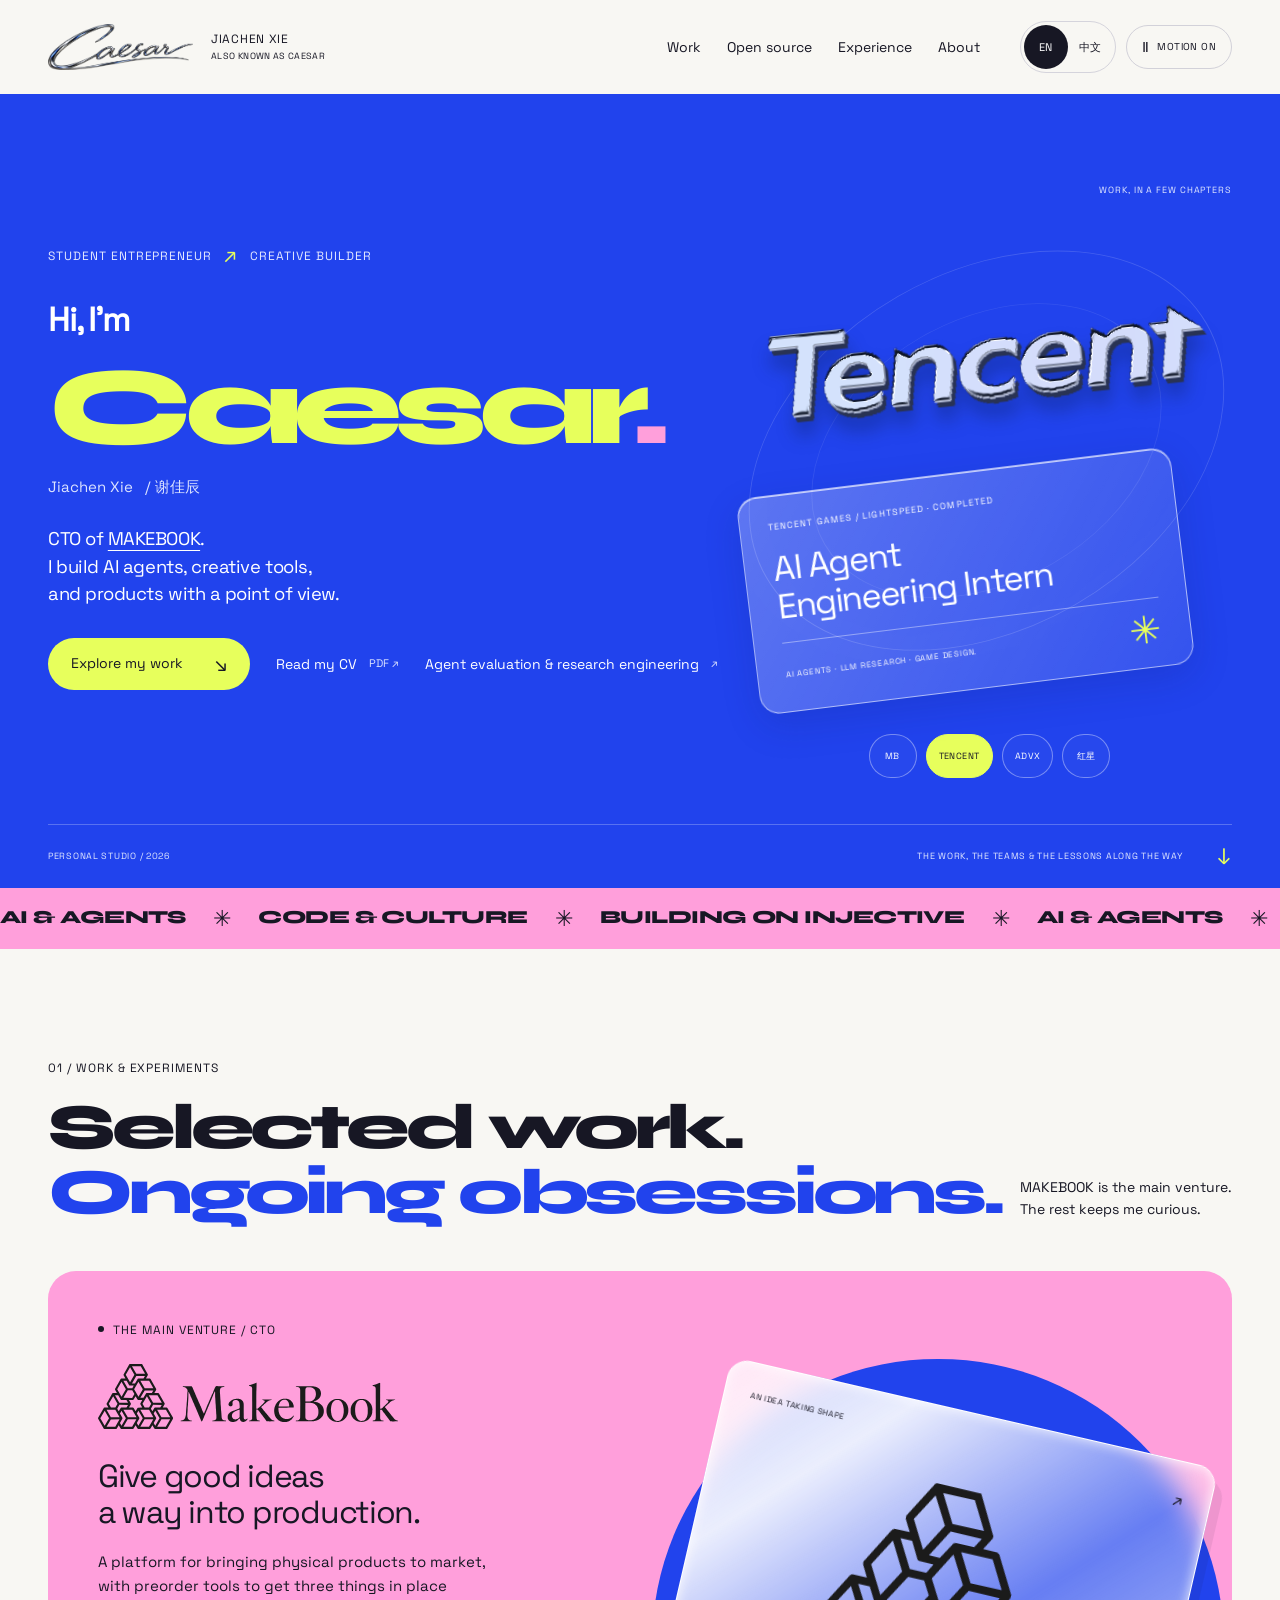
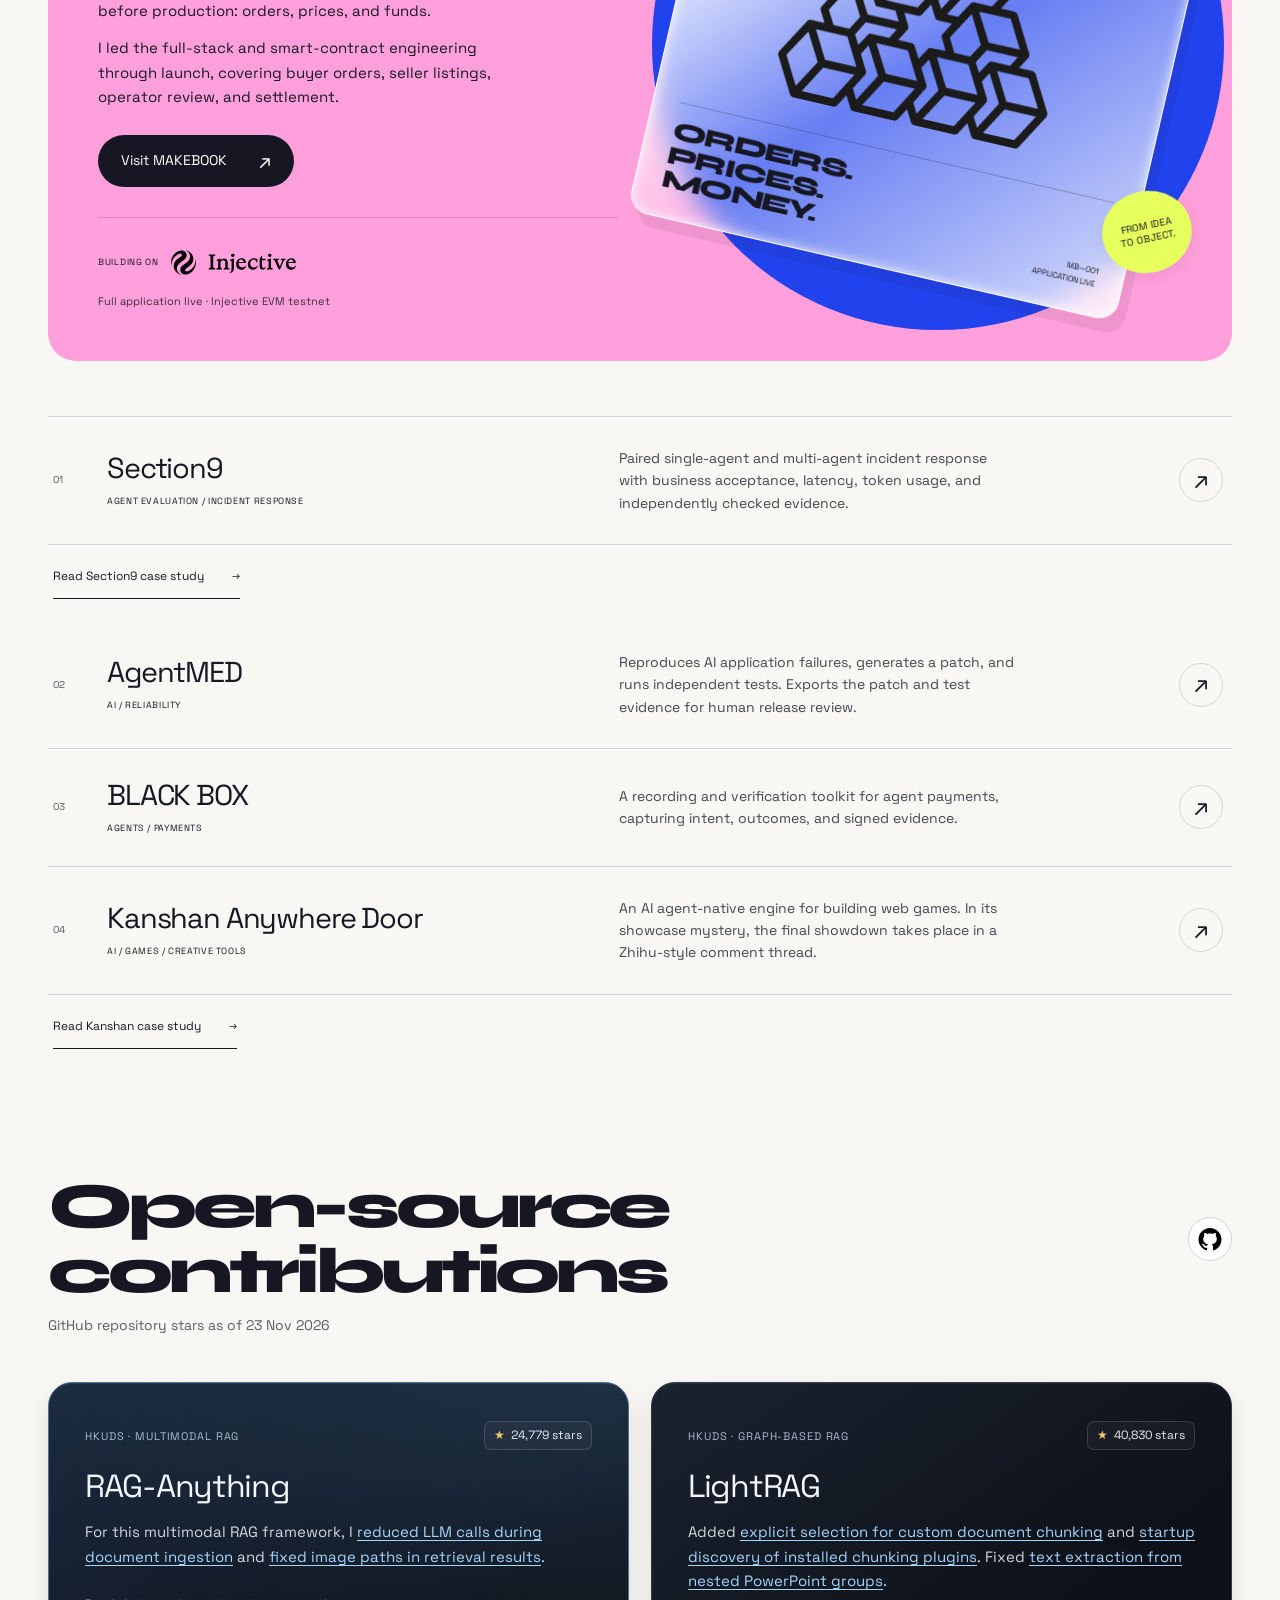
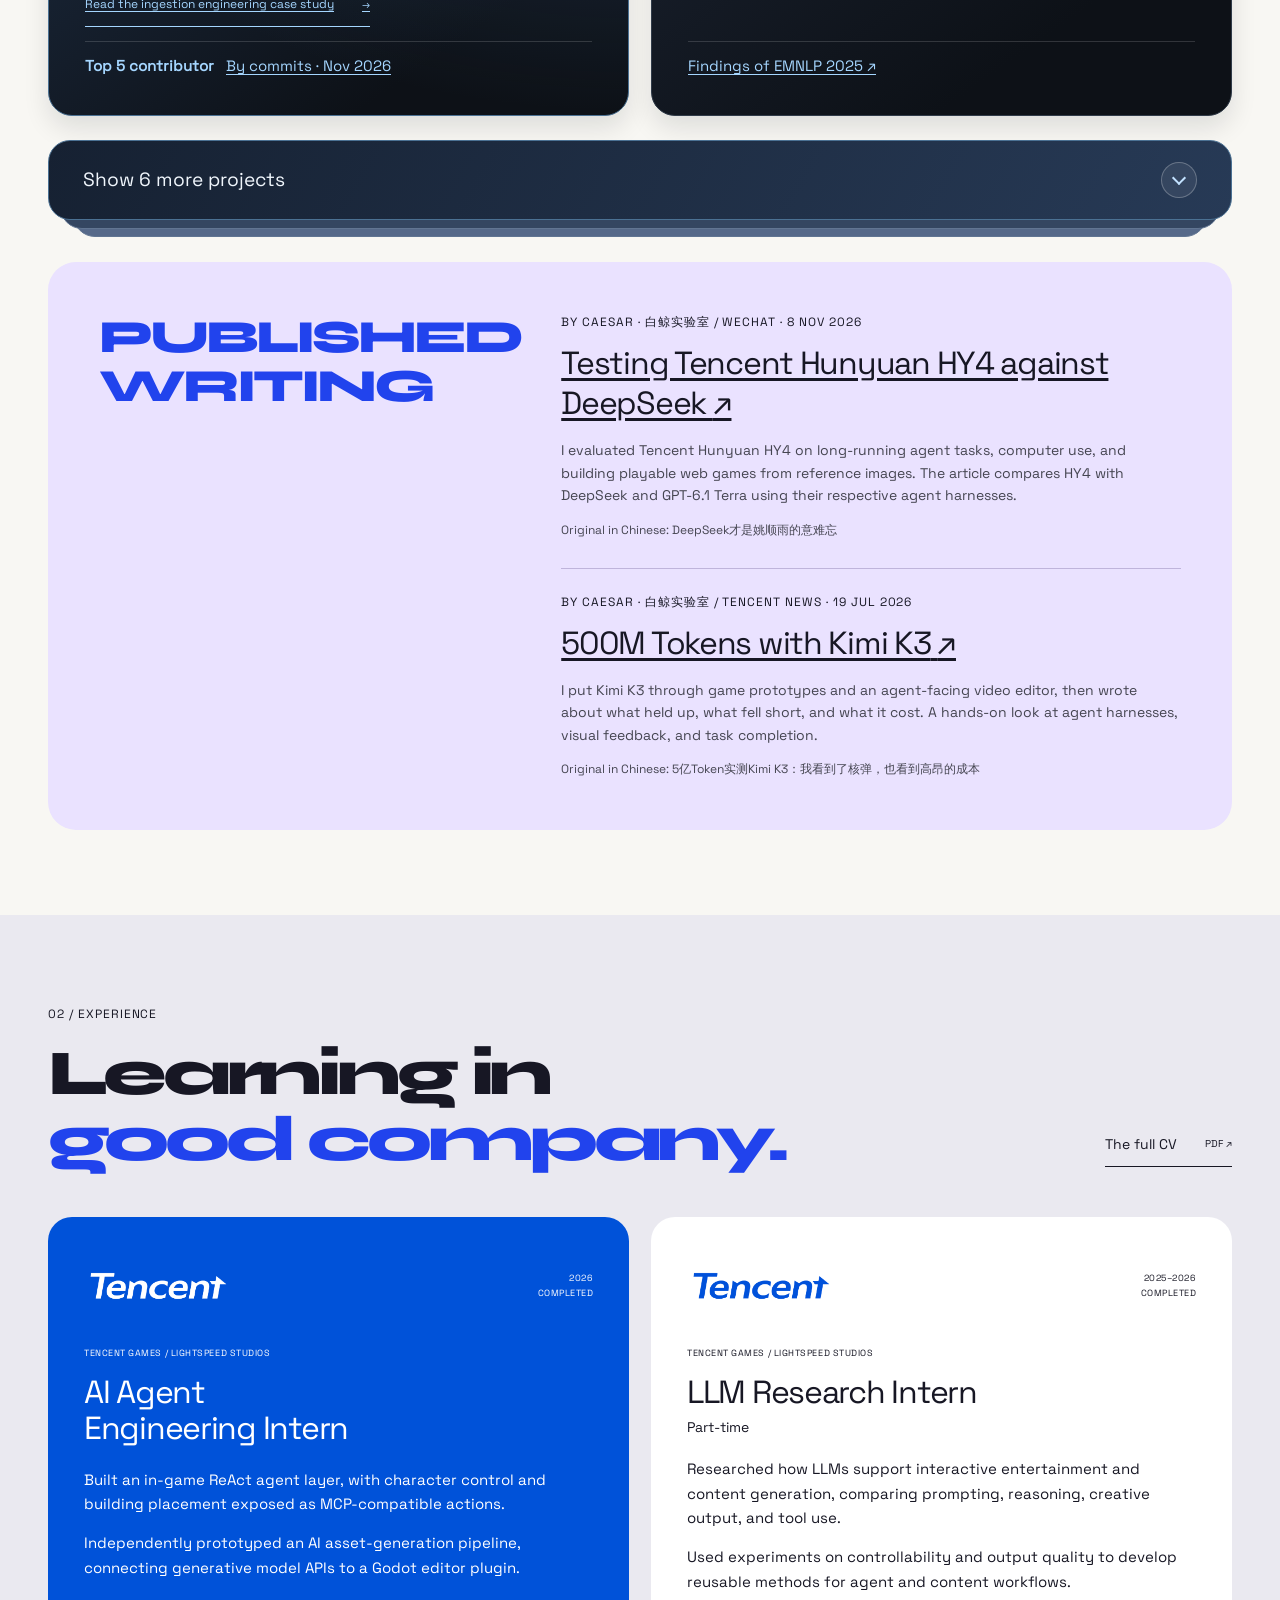
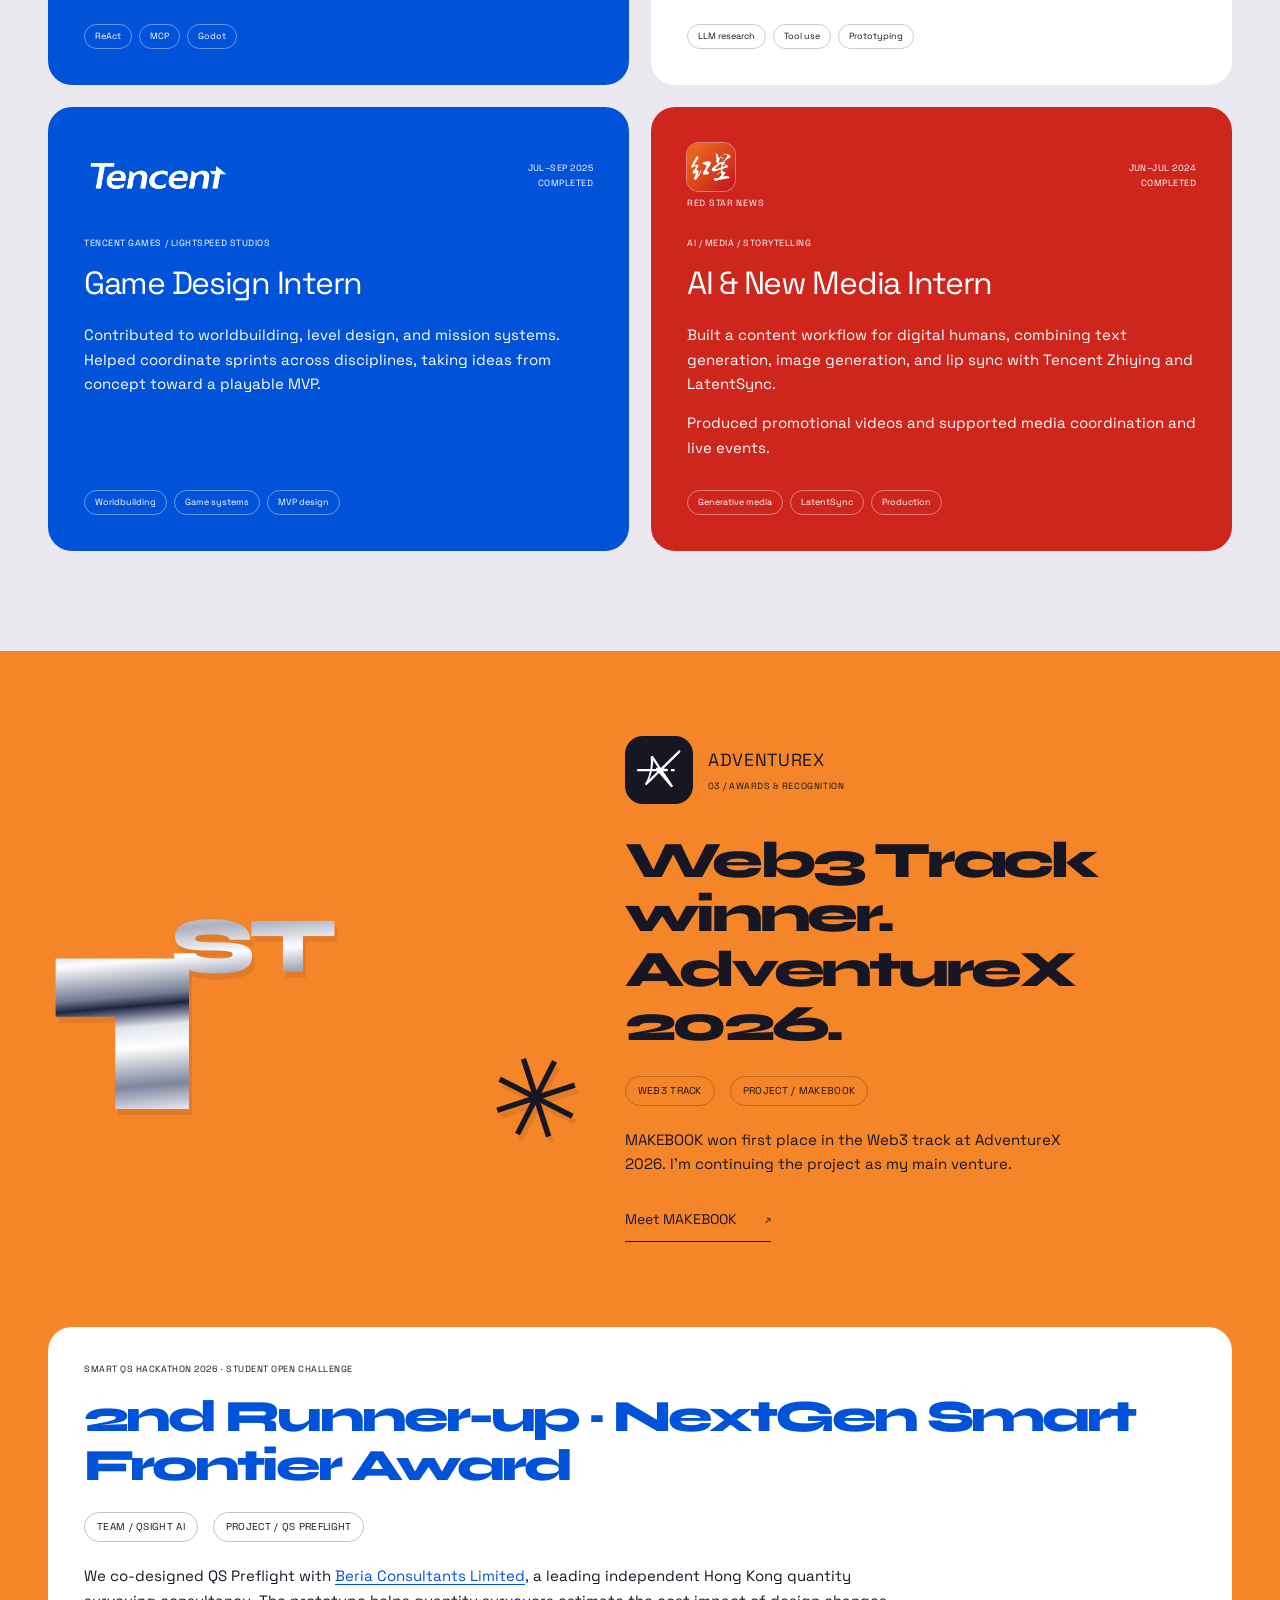
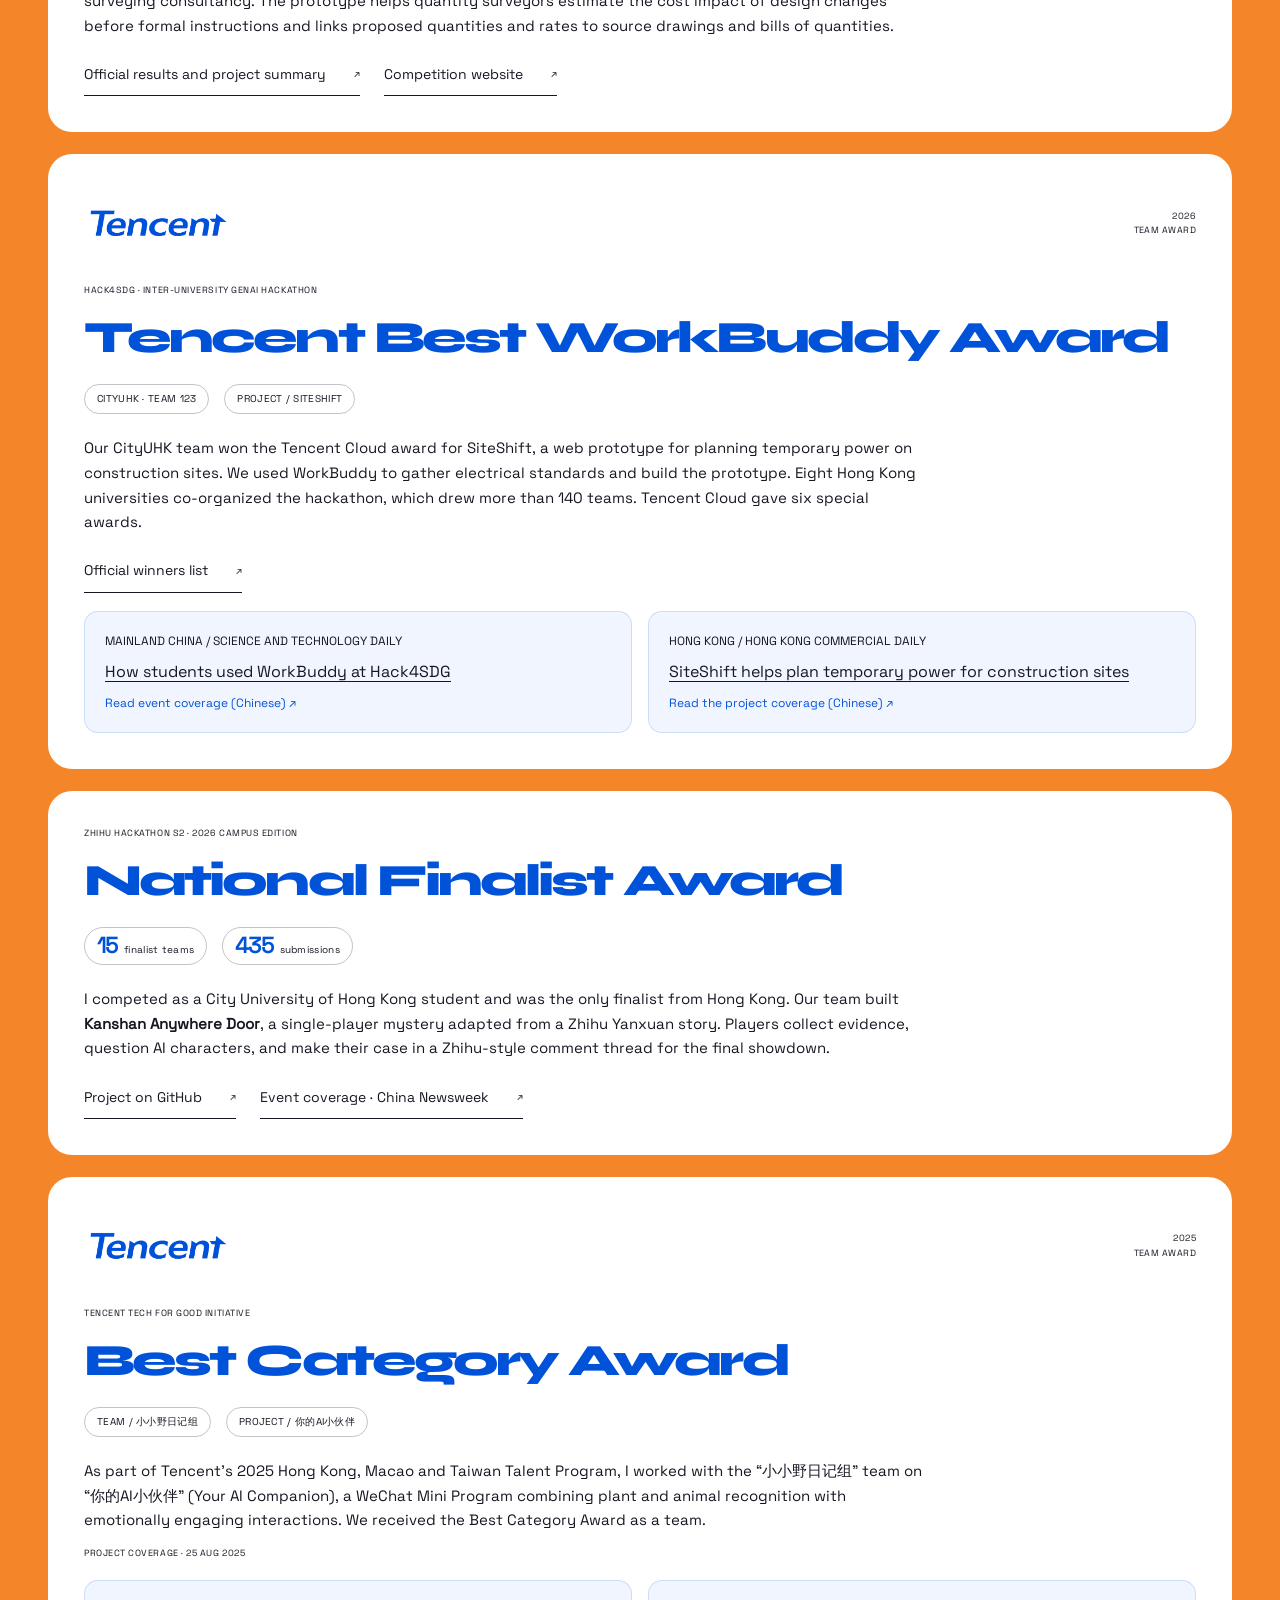
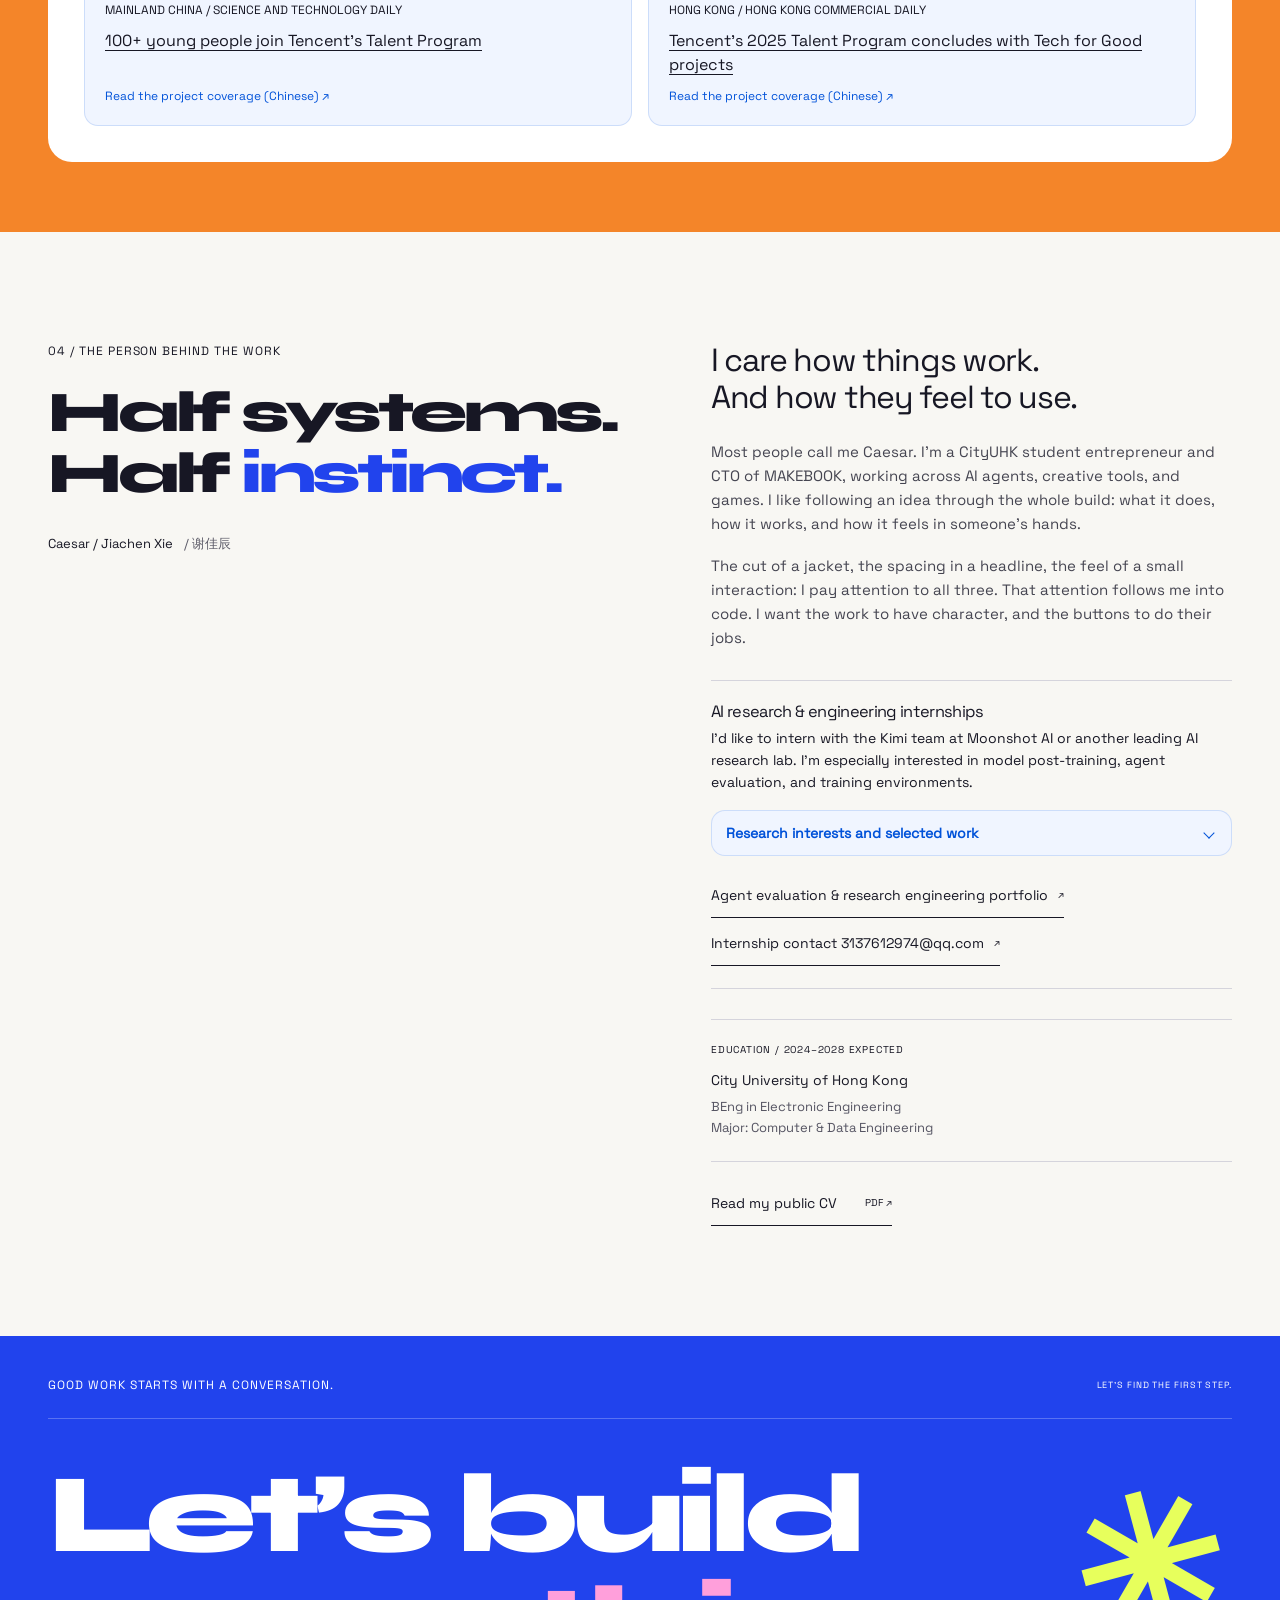
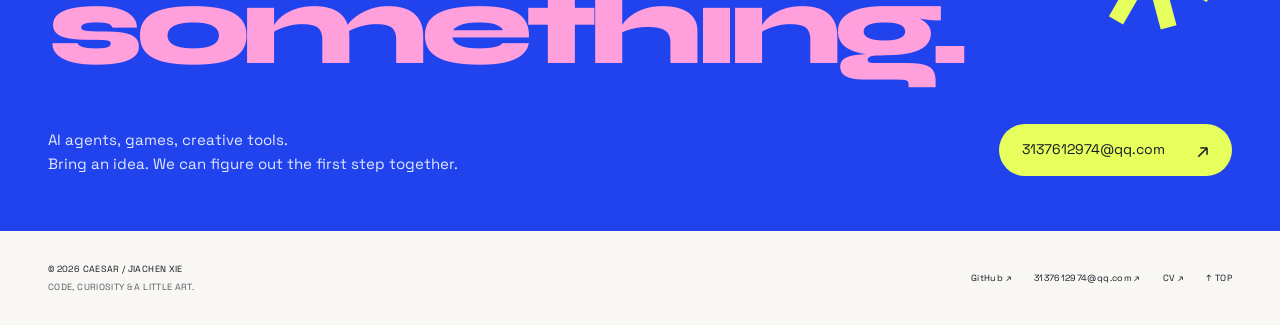
<file: index.html>
<!doctype html>
<html lang="en">
<head>
  <meta charset="utf-8">
  <meta name="viewport" content="width=device-width, initial-scale=1">
  <meta name="theme-color" content="#2143ed">
  <meta name="google-site-verification" content="NfV_wQ1p8b_EclNgh9j-dV1jQuPxF62sKeQZvsVd0r0">
  <title data-i18n="page.title">Jiachen Xie (Caesar) | LLM Agent Evaluation &amp; Research Engineering</title>
  <meta name="description" data-i18n-content="page.description" content="Jiachen Xie (Caesar), CityUHK undergraduate and former Tencent Games AI Agent Engineering Intern. Coding-agent evaluation, MCP, agent harnesses, and research engineering internships.">
  <link rel="canonical" href="https://er-s-an.github.io/en/">
  <link rel="alternate" hreflang="en" href="https://er-s-an.github.io/en/">
  <link rel="alternate" hreflang="zh-Hans" href="https://er-s-an.github.io/zh/">
  <link rel="alternate" hreflang="x-default" href="https://er-s-an.github.io/">
  <meta property="og:title" data-i18n-content="page.title" content="Jiachen Xie (Caesar) | LLM Agent Evaluation &amp; Research Engineering">
  <meta property="og:description" data-i18n-content="page.social" content="LLM agent evaluation and coding agents on real software, browser, and game tasks. Former Tencent Games AI Agent Engineering Intern; MAKEBOOK CTO. Open to research engineering internships.">
  <meta property="og:type" content="website">
  <meta property="og:url" content="https://er-s-an.github.io/en/">
  <meta property="og:locale" content="en_US">
  <meta property="og:locale:alternate" content="zh_CN">
  <meta property="og:image" content="https://er-s-an.github.io/assets/social-card.png">
  <meta property="og:image:width" content="1200">
  <meta property="og:image:height" content="630">
  <meta name="twitter:card" content="summary_large_image">
  <meta name="twitter:creator" content="@Aiyakale">
  <script type="application/ld+json" id="profile-schema">
  {
    "@context": "https://schema.org",
    "@type": "ProfilePage",
    "@id": "https://er-s-an.github.io/en/#profile",
    "url": "https://er-s-an.github.io/en/",
    "name": "Jiachen Xie (Caesar) | LLM Agent Evaluation & Research Engineering",
    "description": "Jiachen Xie (Caesar), CityUHK undergraduate and former Tencent Games AI Agent Engineering Intern. Coding-agent evaluation, MCP, agent harnesses, and research engineering internships.",
    "inLanguage": "en",
    "mainEntity": {
      "@type": "Person",
      "@id": "https://er-s-an.github.io/#person",
      "name": "Jiachen Xie",
      "alternateName": ["谢佳辰", "Caesar", "er-s-an"],
      "url": "https://er-s-an.github.io/",
      "email": "3137612974@qq.com",
      "description": "LLM agent evaluation and coding agents on real software, browser, and game tasks. Former Tencent Games AI Agent Engineering Intern; MAKEBOOK CTO. Open to research engineering internships.",
      "jobTitle": "CTO",
      "worksFor": {"@type": "Organization", "name": "MAKEBOOK", "url": "https://makebook.xyz"},
      "affiliation": {"@type": "CollegeOrUniversity", "name": "City University of Hong Kong", "url": "https://www.cityu.edu.hk/"},
      "knowsAbout": ["LLM agent evaluation", "Coding agents", "Agent harnesses", "Model Context Protocol", "ReAct", "Tool use", "Multi-agent systems", "Computer-use evaluation", "Multimodal RAG", "Game environments"],
      "sameAs": ["https://github.com/er-s-an", "https://x.com/Aiyakale"]
    }
  }
  </script>
  <link rel="icon" href="/assets/favicon.svg" type="image/svg+xml">
  <link rel="preload" href="/assets/fonts/syne-extrabold.ttf" as="font" type="font/ttf" crossorigin>
  <link rel="preload" href="/assets/fonts/space-grotesk-regular.ttf" as="font" type="font/ttf" crossorigin>
  <link rel="preload" href="/assets/caesar-signature.webp" as="image">
  <link rel="preload" href="/assets/metal/caesar.png" as="image">
  <link rel="stylesheet" href="/style.css?v=agent-evaluation-1">
  <script src="/liquid-metal.js?v=mercury-2" defer></script>
  <script src="/i18n.js?v=makebook-live" defer></script>
  <script src="/script.js?v=contribution-deck-3" defer></script>
</head>
<body id="top">
  <svg class="material-defs" aria-hidden="true" width="0" height="0"><defs>
    <linearGradient id="liquid-chrome" x1="0" y1="0" x2="80" y2="400" gradientUnits="userSpaceOnUse" spreadMethod="reflect"><stop offset="0" stop-color="#f8fcff"/><stop offset=".12" stop-color="#798aaf"/><stop offset=".22" stop-color="#fdfefe"/><stop offset=".34" stop-color="#18274e"/><stop offset=".39" stop-color="#eef5ff"/><stop offset=".47" stop-color="#b9c7e3"/><stop offset=".53" stop-color="#fff"/><stop offset=".57" stop-color="#253452"/><stop offset=".68" stop-color="#aabbd9"/><stop offset=".8" stop-color="#fff"/><stop offset=".9" stop-color="#c4a5cf"/><stop offset="1" stop-color="#657ba8"/></linearGradient>
    <filter id="chrome-bevel" x="-20%" y="-30%" width="140%" height="160%" color-interpolation-filters="sRGB"><feGaussianBlur in="SourceAlpha" stdDeviation="2" result="bump"/><feSpecularLighting in="bump" surfaceScale="5" specularConstant="1.3" specularExponent="24" lighting-color="#fff" result="light"><fePointLight x="100" y="-150" z="300"/></feSpecularLighting><feComposite in="light" in2="SourceAlpha" operator="in" result="shine"/><feComposite in="SourceGraphic" in2="shine" operator="arithmetic" k1="0" k2="1" k3=".7" k4="0"/><feDropShadow dx="0" dy="7" stdDeviation="5" flood-color="#061849" flood-opacity=".4"/></filter>
    <filter id="redstar-ink" color-interpolation-filters="sRGB"><feColorMatrix type="matrix" values="-6 0 0 0 5.6 -6 0 0 0 5.6 -6 0 0 0 5.6 0 0 0 1 0"/></filter>
    <mask id="brand-makebook" style="mask-type:alpha"><image href="/assets/brands/makebook-mark.svg" x="170" y="60" width="260" height="250"/></mask>
    <mask id="brand-tencent" style="mask-type:alpha"><image href="/assets/brands/tencent-white.png" x="30" y="60" width="540" height="270"/></mask>
    <mask id="brand-advx" style="mask-type:alpha"><image href="/assets/brands/adventurex.svg" x="160" y="45" width="280" height="280"/></mask>
    <mask id="brand-redstar" style="mask-type:luminance"><image href="/assets/brands/redstar-wordmark.png" x="-734" y="-316" width="2070" height="1034" filter="url(#redstar-ink)"/></mask>
  </defs></svg>
  <div class="brand-intro" aria-hidden="true" hidden>
    <div class="intro-veil"></div>
    <canvas class="intro-liquid" width="1280" height="900"></canvas>
    <div class="intro-logo"><img src="/assets/caesar-signature.webp" width="1400" height="445" alt=""></div>
  </div>
  <a class="skip-link" href="#main" data-i18n="skip">Skip to content</a>
  <header class="site-header wrap">
    <a class="identity" href="#top" aria-label="Caesar / Jiachen Xie, back to top" data-i18n-aria="label.identity"><img class="monogram" src="/assets/caesar-signature.webp" width="1400" height="445" alt="Caesar"><span data-i18n="identity">JIACHEN XIE<small>ALSO KNOWN AS CAESAR</small></span></a>
    <nav aria-label="Main navigation" data-i18n-aria="label.nav"><a href="#work" data-i18n="nav.work">Work</a><a href="#open-source" data-i18n="nav.oss">Open source</a><a href="#experience" data-i18n="nav.experience">Experience</a><a href="#about" data-i18n="nav.about">About</a></nav>
    <div class="header-controls">
      <div class="language-switch" role="group" aria-label="Language / 语言"><a href="/en/" data-language="en" lang="en" aria-label="English" aria-current="page">EN</a><a href="/zh/" data-language="zh" lang="zh-Hans" aria-label="简体中文" aria-current="false">中文</a></div>
    <button class="motion-button" type="button" aria-pressed="false" aria-label="Pause animations" title="Pause animations" hidden><span class="motion-symbol" aria-hidden="true">Ⅱ</span><span class="motion-label">MOTION ON</span></button>
    </div>
  </header>

  <main id="main">
    <section class="hero" aria-labelledby="hero-title" data-scroll-scene>
      <div class="hero-grid wrap">
        <div class="hero-copy">
          <p class="eyebrow entrance" data-i18n="hero.eyebrow">STUDENT ENTREPRENEUR <span aria-hidden="true">↗</span> CREATIVE BUILDER</p>
          <h1 id="hero-title"><span class="hero-greeting" data-i18n="hero.greeting">Hi, I’m</span><span>Caesar<span class="hero-period">.</span></span></h1><p class="hero-realname">Jiachen Xie <span lang="zh">/ 谢佳辰</span></p>
          <p class="hero-intro entrance" data-i18n="hero.intro">CTO of <a href="https://makebook.xyz">MAKEBOOK</a>.<br>I build AI agents, creative tools,<br>and products with a point of view.</p>
          <div class="hero-actions entrance"><a class="button button-lime" href="#work" data-i18n="hero.work">Explore my work <span aria-hidden="true">↘</span></a><a class="hero-cv" href="/cv/Jiachen-Xie-CV.pdf" data-i18n="cv.hero">Read my CV <span>PDF ↗</span></a><span class="hero-career-link" data-i18n="career.hero"><a class="hero-cv" href="/en/research-engineering/">Agent evaluation &amp; research engineering <span aria-hidden="true">↗</span></a></span></div>
        </div>
        <div class="hero-art entrance" aria-label="Places I have built things, brand showcase" data-i18n-aria="label.showcase">
          <div class="orbit" aria-hidden="true"></div><span class="art-coordinate" data-i18n="hero.chapters">WORK, IN A FEW CHAPTERS</span>
          <div class="brand-stage" aria-hidden="true">
            <canvas class="brand-liquid" width="900" height="600"></canvas>
            <div class="brand-slide" data-brand="makebook"><svg viewBox="0 0 600 400"><g filter="url(#chrome-bevel)"><g mask="url(#brand-makebook)"><rect class="chrome-fill" x="-600" y="-400" width="1800" height="1200" fill="url(#liquid-chrome)"/></g></g></svg></div>
            <div class="brand-slide" data-brand="tencent" hidden><svg viewBox="0 0 600 400"><g filter="url(#chrome-bevel)"><g mask="url(#brand-tencent)"><rect class="chrome-fill" x="-600" y="-400" width="1800" height="1200" fill="url(#liquid-chrome)"/></g></g></svg></div>
            <div class="brand-slide" data-brand="advx" hidden><svg viewBox="0 0 600 400"><g filter="url(#chrome-bevel)"><g mask="url(#brand-advx)"><rect class="chrome-fill" x="-600" y="-400" width="1800" height="1200" fill="url(#liquid-chrome)"/></g></g></svg></div>
            <div class="brand-slide" data-brand="redstar" hidden><svg viewBox="0 0 600 400"><g filter="url(#chrome-bevel)"><g mask="url(#brand-redstar)"><rect class="chrome-fill" x="-600" y="-400" width="1800" height="1200" fill="url(#liquid-chrome)"/></g></g></svg></div>
          </div>
          <div class="glass-id"><span class="id-top" id="brand-name">MAKEBOOK / MAIN VENTURE</span><span class="id-name" id="brand-role">CTO &amp; builder</span><span class="id-bottom"><span id="brand-note">FULL-STACK PRODUCT &amp; SMART CONTRACTS.</span><span class="asterisk" aria-hidden="true">✳</span></span></div>
          <div class="brand-controls" role="group" aria-label="Choose a chapter" data-i18n-aria="label.chapters"><button type="button" data-brand="makebook" aria-pressed="true" aria-label="Show MAKEBOOK" data-i18n-aria="label.makebook">MB</button><button type="button" data-brand="tencent" aria-pressed="false" aria-label="Show Tencent" data-i18n-aria="label.tencent">TENCENT</button><button type="button" data-brand="advx" aria-pressed="false" aria-label="Show AdventureX" data-i18n-aria="label.advx">ADVX</button><button type="button" data-brand="redstar" aria-pressed="false" aria-label="Show Red Star News" data-i18n-aria="label.redstar">红星</button></div>
        </div>
      </div>
      <div class="hero-bottom wrap"><span data-i18n="hero.studio">PERSONAL STUDIO / 2026</span><a href="#experience" data-i18n="hero.more">THE WORK, THE TEAMS &amp; THE LESSONS ALONG THE WAY <span aria-hidden="true">↓</span></a></div>
    </section>

    <div class="manifesto-strip" aria-label="AI and agents. Code and culture. Building on Injective." data-i18n-aria="label.marquee"><div class="strip-track" aria-hidden="true"><span data-i18n="marquee">AI &amp; AGENTS <i>✳</i> CODE &amp; CULTURE <i>✳</i> BUILDING ON INJECTIVE <i>✳</i>&nbsp;</span><span data-i18n="marquee">AI &amp; AGENTS <i>✳</i> CODE &amp; CULTURE <i>✳</i> BUILDING ON INJECTIVE <i>✳</i>&nbsp;</span></div></div>

    <section class="work-section wrap" id="work" aria-labelledby="work-heading">
      <div class="section-heading reveal"><p class="eyebrow" data-i18n="work.eyebrow">01 / WORK &amp; EXPERIMENTS</p><h2 id="work-heading" data-i18n="work.title">Selected work.<br><span class="blue-text">Ongoing obsessions.</span></h2><p class="section-aside" data-i18n="work.aside">MAKEBOOK is the main venture.<br>The rest keeps me curious.</p></div>
      <article class="makebook-feature reveal" data-scroll-scene aria-labelledby="makebook-title">
        <div class="feature-copy">
          <p class="eyebrow" data-i18n="makebook.eyebrow"><span class="status-dot" aria-hidden="true"></span> THE MAIN VENTURE / CTO</p>
          <h3 id="makebook-title"><img class="makebook-wordmark" src="/assets/brands/makebook-wordmark.svg" width="1000" height="219" alt="MAKEBOOK" loading="lazy"></h3>
          <p class="feature-lede" data-i18n="makebook.lede">Give good ideas<br>a way into production.</p>
          <p data-i18n="makebook.description">A platform for bringing physical products to market, with preorder tools to get three things in place before production: orders, prices, and funds.</p>
          <p class="feature-role" data-i18n="makebook.role">I led the full-stack and smart-contract engineering through launch, covering buyer orders, seller listings, operator review, and settlement.</p>
          <a class="button button-dark" href="https://makebook.xyz" data-i18n="makebook.visit">Visit MAKEBOOK <span aria-hidden="true">↗</span></a>
          <div class="injective-lockup"><span data-i18n="makebook.building">BUILDING ON</span><a href="https://injective.com" aria-label="Injective"><img src="/assets/brands/injective-black.svg" width="180" height="42" alt="Injective" loading="lazy"></a><small data-i18n="makebook.stage">Full application live · Injective EVM testnet</small></div>
        </div>
        <div class="feature-art" aria-hidden="true"><span class="feature-orbit"></span><div class="venture-card"><div class="venture-card-top"><span data-i18n="makebook.card.top">AN IDEA TAKING SHAPE</span><span>↗</span></div><img src="/assets/brands/makebook-mark.svg" width="1000" height="875" alt="" loading="lazy"><div class="venture-card-bottom"><span data-i18n="makebook.card.bottom">ORDERS.<br>PRICES.<br>MONEY.</span><span class="serial" data-i18n="makebook.card.serial">MB—001<br>APPLICATION LIVE</span></div></div><span class="venture-sticker" data-i18n="makebook.sticker">FROM IDEA<br>TO OBJECT.</span></div>
      </article>

      <div class="project-list">
        <a class="project-row reveal" href="https://github.com/er-s-an/section9"><span class="project-number">01</span><div class="project-title"><h3>Section9</h3><span data-i18n="project.evaluation">AGENT EVALUATION / INCIDENT RESPONSE</span></div><p data-i18n="section9.description">Paired single-agent and multi-agent incident response with business acceptance, latency, token usage, and independently checked evidence.</p><span class="project-arrow" aria-hidden="true">↗</span></a>
        <span class="case-study-link" data-i18n="section9.case"><a class="text-link" href="/en/work/section9/">Read Section9 case study <span aria-hidden="true">→</span></a></span>
        <a class="project-row reveal" href="https://github.com/er-s-an/AgentMED0"><span class="project-number">02</span><div class="project-title"><h3>AgentMED</h3><span data-i18n="project.reliability">AI / RELIABILITY</span></div><p data-i18n="agentmed.description">Reproduces AI application failures, generates a patch, and runs independent tests. Exports the patch and test evidence for human release review.</p><span class="project-arrow" aria-hidden="true">↗</span></a>
        <a class="project-row reveal" href="https://github.com/er-s-an/AIX_blackbox"><span class="project-number">03</span><div class="project-title"><h3>BLACK BOX</h3><span data-i18n="project.payments">AGENTS / PAYMENTS</span></div><p data-i18n="blackbox.description">A recording and verification toolkit for agent payments, capturing intent, outcomes, and signed evidence.</p><span class="project-arrow" aria-hidden="true">↗</span></a>
        <a class="project-row reveal" href="https://github.com/er-s-an/kanshanOPENdoor"><span class="project-number">04</span><div class="project-title"><h3 data-i18n="kanshan.title">Kanshan Anywhere Door</h3><span data-i18n="project.games">AI / GAMES / CREATIVE TOOLS</span></div><p data-i18n="kanshan.description">An AI agent-native engine for building web games. In its showcase mystery, the final showdown takes place in a Zhihu-style comment thread.</p><span class="project-arrow" aria-hidden="true">↗</span></a>
        <span class="case-study-link" data-i18n="kanshan.case"><a class="text-link" href="/en/work/kanshan/">Read Kanshan case study <span aria-hidden="true">→</span></a></span>
      </div>
    </section>

    <div class="wrap research-work">
      <section id="open-source" aria-labelledby="oss-heading">
        <div class="section-heading reveal">
          <div class="oss-heading-line">
            <h2 id="oss-heading" data-i18n="oss.heading">Open-source contributions</h2>
            <a class="oss-github" href="https://github.com/er-s-an" aria-label="Jiachen Xie on GitHub" data-i18n-aria="label.githubProfile"><img src="/assets/brands/github-mark.svg" width="24" height="24" alt=""></a>
          </div>
          <p class="oss-snapshot" data-i18n="oss.snapshot">GitHub repository stars as of <time datetime="2026-11-23">23 Nov 2026</time></p>
        </div>
        <div class="experience-grid">
          <article class="experience-card contribution contribution-featured reveal">
            <div class="repo-meta"><span class="eyebrow" data-i18n="oss.ragContext">HKUDS · Multimodal RAG</span><a class="repo-stars" href="https://github.com/HKUDS/RAG-Anything/stargazers"><span aria-hidden="true">★</span> 24,779 stars</a></div>
            <h3><a href="https://github.com/HKUDS/RAG-Anything">RAG-Anything</a></h3>
            <p data-i18n="oss.ragAnything">For this multimodal RAG framework, I <a href="https://github.com/HKUDS/RAG-Anything/pull/453">reduced LLM calls during document ingestion</a> and <a href="https://github.com/HKUDS/RAG-Anything/pull/445">fixed image paths in retrieval results</a>.</p>
            <p class="rag-case-link" data-i18n="oss.ragCase"><a class="text-link" href="/en/work/rag-anything-ingestion/">Read the ingestion engineering case study <span aria-hidden="true">→</span></a></p>
            <p class="contributor-rank" data-i18n="oss.rank"><strong>Top 5 contributor</strong><a href="https://github.com/HKUDS/RAG-Anything/graphs/contributors">By commits · Nov 2026</a></p>
          </article>
          <article class="experience-card contribution reveal">
            <div class="repo-meta"><span class="eyebrow" data-i18n="oss.lightRagContext">HKUDS · Graph-based RAG</span><a class="repo-stars" href="https://github.com/HKUDS/LightRAG/stargazers"><span aria-hidden="true">★</span> 40,830 stars</a></div>
            <h3><a href="https://github.com/HKUDS/LightRAG">LightRAG</a></h3>
            <p data-i18n="oss.lightRag">Added <a href="https://github.com/HKUDS/LightRAG/pull/3665">explicit selection for custom document chunking</a> and <a href="https://github.com/HKUDS/LightRAG/pull/3869">startup discovery of installed chunking plugins</a>. Fixed <a href="https://github.com/HKUDS/LightRAG/pull/3865">text extraction from nested PowerPoint groups</a>.</p>
            <p class="repo-publication"><a href="https://aclanthology.org/2025.findings-emnlp.568/">Findings of EMNLP 2025 <span aria-hidden="true">↗</span></a></p>
          </article>
        </div>
        <details class="more-contributions">
          <summary class="contribution-deck">
            <span class="deck-face">
              <span class="contributions-expand" data-i18n="oss.expand">Show 6 more projects</span>
              <span class="contributions-collapse" data-i18n="oss.collapse">Show fewer projects</span>
              <span class="deck-chevron" aria-hidden="true"></span>
            </span>
          </summary>
          <div class="contribution-tray">
            <div class="experience-grid">
              <article class="experience-card contribution">
                <div class="repo-meta"><span class="eyebrow" data-i18n="oss.hermesContext">Nous Research · Extensible AI agent</span><a class="repo-stars" href="https://github.com/NousResearch/hermes-agent/stargazers"><span aria-hidden="true">★</span> 265,587 stars</a></div>
                <h3><a href="https://github.com/NousResearch/hermes-agent">Hermes Agent</a></h3>
                <p data-i18n="oss.hermes">Built <a href="https://github.com/er-s-an/recalllayer">RecallLayer</a>, a local-first agent memory provider, and <a href="https://github.com/NousResearch/hermes-agent/pull/152355">added it to the Hermes community plugin catalog</a>.</p>
              </article>
              <article class="experience-card contribution">
                <div class="repo-meta"><span class="eyebrow" data-i18n="oss.doclingContext">Docling Project · Document conversion</span><a class="repo-stars" href="https://github.com/docling-project/docling/stargazers"><span aria-hidden="true">★</span> 70,916 stars</a></div>
                <h3><a href="https://github.com/docling-project/docling">Docling</a></h3>
                <p data-i18n="oss.docling">Fixed HTML conversion so partial formatting and links <a href="https://github.com/docling-project/docling/pull/4670">no longer spill over to whole headings or captions</a>. Restored <a href="https://github.com/docling-project/docling/pull/4669">custom CSS list markers</a> during reimport.</p>
              </article>
              <article class="experience-card contribution">
                <div class="repo-meta"><span class="eyebrow" data-i18n="oss.cliContext">HKUDS · CLI tools for AI agents</span><a class="repo-stars" href="https://github.com/HKUDS/CLI-Anything/stargazers"><span aria-hidden="true">★</span> 63,277 stars</a></div>
                <h3><a href="https://github.com/HKUDS/CLI-Anything">CLI-Anything</a></h3>
                <p data-i18n="oss.cli">Fixed the Inkscape CLI integration to <a href="https://github.com/HKUDS/CLI-Anything/pull/442">render generated stars as standard SVG paths</a>.</p>
              </article>
              <article class="experience-card contribution">
                <div class="repo-meta"><span class="eyebrow" data-i18n="oss.nanobotContext">HKUDS · Lightweight personal AI agent</span><a class="repo-stars" href="https://github.com/HKUDS/nanobot/stargazers"><span aria-hidden="true">★</span> 50,285 stars</a></div>
                <h3><a href="https://github.com/HKUDS/nanobot">nanobot</a></h3>
                <p data-i18n="oss.nanobot">Recorded when the <a href="https://github.com/HKUDS/nanobot/pull/6346">agent reached its tool-iteration limit</a> so the next turn treats unfinished work as stopped and can still honor an explicit retry.</p>
              </article>
              <article class="experience-card contribution">
                <div class="repo-meta"><span class="eyebrow" data-i18n="oss.vibeContext">HKUDS · AI trading agent</span><a class="repo-stars" href="https://github.com/HKUDS/Vibe-Trading/stargazers"><span aria-hidden="true">★</span> 38,730 stars</a></div>
                <h3><a href="https://github.com/HKUDS/Vibe-Trading">Vibe-Trading</a></h3>
                <p data-i18n="oss.vibeTrading">Made <a href="https://github.com/HKUDS/Vibe-Trading/pull/1129">tool registration failures visible</a> at startup and explained why individual tools were unavailable.</p>
              </article>
              <article class="experience-card contribution">
                <div class="repo-meta"><span class="eyebrow" data-i18n="oss.llmContext">simonw · LLM command-line tools</span><a class="repo-stars" href="https://github.com/simonw/llm/stargazers"><span aria-hidden="true">★</span> 12,808 stars</a></div>
                <h3><a href="https://github.com/simonw/llm">LLM by Simon Willison</a></h3>
                <p data-i18n="oss.llm">Fixed <a href="https://github.com/simonw/llm/pull/1761">duplicate toolbox initialization</a> when several tools are bound to one instance. Failed initialization can still be retried.</p>
              </article>
            </div>
          </div>
        </details>
      </section>

      <section class="writing open-source reveal" id="writing" aria-labelledby="writing-heading">
        <h2 id="writing-heading" data-i18n="writing.eyebrow">PUBLISHED WRITING</h2>
        <div class="writing-list">
          <article class="writing-copy" id="hy4-review">
            <p class="eyebrow" data-i18n="writing.hy4.metadata">BY CAESAR · 白鲸实验室 / WECHAT · <time datetime="2026-11-08">8 NOV 2026</time></p>
            <h3><a href="https://mp.weixin.qq.com/s/eKSEQGT96DfqBqILkpp4Bg"><span data-i18n="writing.hy4.title">Testing Tencent Hunyuan HY4 against DeepSeek</span> <span aria-hidden="true">↗</span></a></h3>
            <p data-i18n="writing.hy4.description">I evaluated Tencent Hunyuan HY4 on long-running agent tasks, computer use, and building playable web games from reference images. The article compares HY4 with DeepSeek and GPT-6.1 Terra using their respective agent harnesses.</p>
            <p class="writing-source" data-i18n="writing.hy4.source">Original in Chinese: <span lang="zh-Hans">DeepSeek才是姚顺雨的意难忘</span></p>
          </article>
          <article class="writing-copy" id="kimi-k3-review">
            <p class="eyebrow" data-i18n="writing.metadata">BY CAESAR · 白鲸实验室 / TENCENT NEWS · <time datetime="2026-07-19">19 JUL 2026</time></p>
            <h3><a href="https://news.qq.com/rain/a/20260718A0AXJ700"><span data-i18n="writing.title">500M Tokens with Kimi K3</span> <span aria-hidden="true">↗</span></a></h3>
            <p data-i18n="writing.description">I put Kimi K3 through game prototypes and an agent-facing video editor, then wrote about what held up, what fell short, and what it cost. A hands-on look at agent harnesses, visual feedback, and task completion.</p>
            <p class="writing-source" data-i18n="writing.source">Original in Chinese: <span lang="zh-Hans">5亿Token实测Kimi K3：我看到了核弹，也看到高昂的成本</span></p>
          </article>
        </div>
      </section>
    </div>

    <section class="experience-section" id="experience" aria-labelledby="experience-heading"><div class="wrap">
      <div class="section-heading reveal"><p class="eyebrow" data-i18n="experience.eyebrow">02 / EXPERIENCE</p><h2 id="experience-heading" data-i18n="experience.title">Learning in<br><span class="blue-text">good company.</span></h2><a class="text-link" href="/cv/Jiachen-Xie-CV.pdf" data-i18n="cv.full">The full CV <span>PDF ↗</span></a></div>
      <div class="experience-grid">
        <article class="experience-card experience-blue reveal"><div class="experience-brand"><img src="/assets/brands/tencent-white.png" width="2162" height="889" alt="Tencent" loading="lazy"><span data-i18n="experience.2026">2026<br>COMPLETED</span></div><p class="eyebrow" data-i18n="tencent.department">TENCENT GAMES / LIGHTSPEED STUDIOS</p><h3 data-i18n="tencent.agent.title">AI Agent<br>Engineering Intern</h3><p data-i18n="tencent.agent.actions">Built an in-game ReAct agent layer, with character control and building placement exposed as MCP-compatible actions.</p><p data-i18n="tencent.agent.assets">Independently prototyped an AI asset-generation pipeline, connecting generative model APIs to a Godot editor plugin.</p><div class="skill-tags"><span>ReAct</span><span>MCP</span><span>Godot</span></div></article>
        <article class="experience-card experience-white reveal"><div class="experience-brand"><img src="/assets/brands/tencent-blue.png" width="2162" height="889" alt="Tencent" loading="lazy"><span data-i18n="experience.2025">2025–2026<br>COMPLETED</span></div><p class="eyebrow" data-i18n="tencent.department">TENCENT GAMES / LIGHTSPEED STUDIOS</p><h3 data-i18n="tencent.research.title">LLM Research Intern<span class="role-note">Part-time</span></h3><p data-i18n="tencent.research.explore">Researched how LLMs support interactive entertainment and content generation, comparing prompting, reasoning, creative output, and tool use.</p><p data-i18n="tencent.research.methods">Used experiments on controllability and output quality to develop reusable methods for agent and content workflows.</p><div class="skill-tags"><span data-i18n="tag.research">LLM research</span><span data-i18n="tag.tools">Tool use</span><span data-i18n="tag.prototype">Prototyping</span></div></article>
        <article class="experience-card experience-blue reveal"><div class="experience-brand"><img src="/assets/brands/tencent-white.png" width="2162" height="889" alt="Tencent" loading="lazy"><span data-i18n="experience.game.date">JUL–SEP 2025<br>COMPLETED</span></div><p class="eyebrow" data-i18n="tencent.department">TENCENT GAMES / LIGHTSPEED STUDIOS</p><h3 data-i18n="tencent.game.title">Game Design Intern</h3><p data-i18n="tencent.game.description">Contributed to worldbuilding, level design, and mission systems. Helped coordinate sprints across disciplines, taking ideas from concept toward a playable MVP.</p><div class="skill-tags"><span data-i18n="tag.worldbuilding">Worldbuilding</span><span data-i18n="tag.game">Game systems</span><span data-i18n="tag.mvp">MVP design</span></div></article>
        <article class="experience-card experience-redstar reveal"><div class="experience-brand"><span class="redstar-name"><img src="/assets/brands/redstar.png" width="80" height="80" alt="红星新闻" loading="lazy"><small data-i18n="redstar.name">RED STAR NEWS</small></span><span data-i18n="experience.media.date">JUN–JUL 2024<br>COMPLETED</span></div><p class="eyebrow" data-i18n="redstar.department">AI / MEDIA / STORYTELLING</p><h3 data-i18n="redstar.title">AI &amp; New Media Intern</h3><p data-i18n="redstar.workflow">Built a content workflow for digital humans, combining text generation, image generation, and lip sync with Tencent Zhiying and LatentSync.</p><p data-i18n="redstar.production">Produced promotional videos and supported media coordination and live events.</p><div class="skill-tags"><span data-i18n="tag.media">Generative media</span><span>LatentSync</span><span data-i18n="tag.production">Production</span></div></article>
      </div>
    </div></section>

    <section class="award-section" id="award" aria-label="Awards &amp; recognition" data-i18n-aria="label.awards" data-scroll-scene>
      <div class="award-grid wrap reveal"><div class="award-number" aria-hidden="true">1<span data-i18n="award.suffix">ST</span><span class="award-star">✳</span></div><div class="award-copy"><a class="adventurex-lockup" href="https://adventure-x.org/" aria-label="AdventureX official website" data-i18n-aria="label.advxsite"><img src="/assets/brands/adventurex.svg" width="200" height="200" alt="AdventureX" loading="lazy"><span>ADVENTUREX<small data-i18n="award.eyebrow">03 / AWARDS &amp; RECOGNITION</small></span></a><h2 id="award-heading" data-i18n="award.title">Web3 Track winner.<br>AdventureX 2026.</h2><div class="award-detail"><span data-i18n="award.track">WEB3 TRACK</span><span data-i18n="award.project">PROJECT / MAKEBOOK</span></div><p data-i18n="award.description">MAKEBOOK won first place in the Web3 track at AdventureX 2026. I’m continuing the project as my main venture.</p><a class="text-link" href="https://makebook.xyz" data-i18n="award.visit">Meet MAKEBOOK <span aria-hidden="true">↗</span></a></div></div>
      <div class="wrap award-team-cards">
        <article class="team-award experience-card experience-white reveal" id="smart-qs-award" aria-labelledby="smart-qs-award-heading">
          <p class="eyebrow" data-i18n="smartQsAward.program">SMART QS HACKATHON 2026 · STUDENT OPEN CHALLENGE</p>
          <h2 id="smart-qs-award-heading" data-i18n="smartQsAward.title">2nd Runner-up · NextGen Smart Frontier Award</h2>
          <div class="award-detail"><span data-i18n="smartQsAward.team">TEAM / QSIGHT AI</span><span data-i18n="smartQsAward.project">PROJECT / QS PREFLIGHT</span></div>
          <p data-i18n="smartQsAward.description">We co-designed QS Preflight with <a href="https://beria.com.hk/about/">Beria Consultants Limited</a>, a leading independent Hong Kong quantity surveying consultancy. The prototype helps quantity surveyors estimate the cost impact of design changes before formal instructions and links proposed quantities and rates to source drawings and bills of quantities.</p>
          <div class="award-links">
            <a class="text-link" href="https://www.cyberport.hk/wp-content/uploads/Smart-QS-Hackathon-2026_Final-Award_20261119.pdf#page=15" data-i18n="smartQsAward.results">Official results and project summary <span aria-hidden="true">↗</span></a>
            <a class="text-link" href="https://www.cyberport.hk/en/smart_qs_hackathon_2026/" data-i18n="smartQsAward.official">Competition website <span aria-hidden="true">↗</span></a>
          </div>
        </article>
        <article class="team-award experience-card experience-white reveal" id="workbuddy-award" aria-labelledby="workbuddy-award-heading">
          <div class="experience-brand"><img src="/assets/brands/tencent-blue.png" width="2162" height="889" alt="Tencent" loading="lazy"><span data-i18n="workbuddyAward.date">2026<br>TEAM AWARD</span></div>
          <p class="eyebrow" data-i18n="workbuddyAward.program">HACK4SDG · INTER-UNIVERSITY GENAI HACKATHON</p>
          <h2 id="workbuddy-award-heading">Tencent Best WorkBuddy Award</h2>
          <div class="award-detail"><span data-i18n="workbuddyAward.team">CITYUHK · TEAM 123</span><span data-i18n="workbuddyAward.project">PROJECT / SITESHIFT</span></div>
          <p data-i18n="workbuddyAward.description">Our CityUHK team won the Tencent Cloud award for SiteShift, a web prototype for planning temporary power on construction sites. We used WorkBuddy to gather electrical standards and build the prototype. Eight Hong Kong universities co-organized the hackathon, which drew more than 140 teams. Tencent Cloud gave six special awards.</p>
          <a class="text-link award-results" href="https://www.hack4sdg.com/2026-roadmap/winners-2026/" data-i18n="workbuddyAward.official">Official winners list <span aria-hidden="true">↗</span></a>
          <div class="award-press">
            <a href="https://www.stdaily.com/web/gdxw/2026-11/08/content_610441.html"><span data-i18n="tencentAward.mainland">MAINLAND CHINA / SCIENCE AND TECHNOLOGY DAILY</span><strong data-i18n="workbuddyAward.mainlandTitle">How students used WorkBuddy at Hack4SDG</strong><small data-i18n="workbuddyAward.eventCoverage">Read event coverage (Chinese) ↗</small></a>
            <a href="https://www.hkcd.com.hk/hkcdweb/content_p/2026/11/08/content_204483.html"><span data-i18n="tencentAward.hk">HONG KONG / HONG KONG COMMERCIAL DAILY</span><strong data-i18n="workbuddyAward.hkTitle">SiteShift helps plan temporary power for construction sites</strong><small data-i18n="tencentAward.read">Read the project coverage (Chinese) ↗</small></a>
          </div>
        </article>
        <article class="team-award experience-card experience-white reveal" id="zhihu-s2-award" aria-labelledby="zhihu-s2-award-heading">
          <p class="eyebrow" data-i18n="zhihuS2Award.program">ZHIHU HACKATHON S2 · 2026 CAMPUS EDITION</p>
          <h2 id="zhihu-s2-award-heading" data-i18n="zhihuS2Award.title">National Finalist Award</h2>
          <div class="award-detail">
            <span data-i18n="zhihuS2Award.finalists"><strong>15</strong> finalist teams</span>
            <span data-i18n="zhihuS2Award.submissions"><strong>435</strong> submissions</span>
          </div>
          <p data-i18n="zhihuS2Award.description">I competed as a City University of Hong Kong student and was the only finalist from Hong Kong. Our team built <strong>Kanshan Anywhere Door</strong>, a single-player mystery adapted from a Zhihu Yanxuan story. Players collect evidence, question AI characters, and make their case in a Zhihu-style comment thread for the final showdown.</p>
          <div class="award-links">
            <a class="text-link" href="https://github.com/er-s-an/kanshanOPENdoor" data-i18n="zhihuS2Award.code">Project on GitHub <span aria-hidden="true">↗</span></a>
            <a class="text-link" href="https://news.inewsweek.cn/observe/2026-09-24/32329.shtml" data-i18n="zhihuS2Award.coverage">Event coverage · China Newsweek <span aria-hidden="true">↗</span></a>
          </div>
        </article>
        <article class="team-award experience-card experience-white reveal" id="tencent-award" aria-labelledby="tencent-award-heading">
          <div class="experience-brand"><img src="/assets/brands/tencent-blue.png" width="2162" height="889" alt="Tencent" loading="lazy"><span data-i18n="tencentAward.date">2025<br>TEAM AWARD</span></div>
          <p class="eyebrow" data-i18n="tencentAward.program">TENCENT TECH FOR GOOD INITIATIVE</p>
          <h2 id="tencent-award-heading">Best Category Award</h2>
          <div class="award-detail"><span data-i18n="tencentAward.team">TEAM / 小小野日记组</span><span data-i18n="tencentAward.project">PROJECT / 你的AI小伙伴</span></div>
          <p data-i18n="tencentAward.description">As part of Tencent’s 2025 Hong Kong, Macao and Taiwan Talent Program, I worked with the “小小野日记组” team on “你的AI小伙伴” (Your AI Companion), a WeChat Mini Program combining plant and animal recognition with emotionally engaging interactions. We received the Best Category Award as a team.</p>
          <p class="eyebrow" data-i18n="tencentAward.press">PROJECT COVERAGE · <time datetime="2025-08-25">25 AUG 2025</time></p>
          <div class="award-press">
            <a href="https://www.stdaily.com/web/gdxw/2025-08/25/content_390092.html"><span data-i18n="tencentAward.mainland">MAINLAND CHINA / SCIENCE AND TECHNOLOGY DAILY</span><strong data-i18n="tencentAward.mainlandTitle">100+ young people join Tencent’s Talent Program</strong><small data-i18n="tencentAward.read">Read the project coverage (Chinese) ↗</small></a>
            <a href="https://www.hkcd.com.hk/content_app/2025-08/25/content_8710618.html"><span data-i18n="tencentAward.hk">HONG KONG / HONG KONG COMMERCIAL DAILY</span><strong data-i18n="tencentAward.hkTitle">Tencent’s 2025 Talent Program concludes with Tech for Good projects</strong><small data-i18n="tencentAward.read">Read the project coverage (Chinese) ↗</small></a>
          </div>
        </article>
      </div>
    </section>

    <section class="about-section wrap" id="about" aria-labelledby="about-heading"><div class="about-heading reveal"><p class="eyebrow" data-i18n="about.eyebrow">04 / THE PERSON BEHIND THE WORK</p><h2 id="about-heading" data-i18n="about.title">Half systems.<br>Half <span class="blue-text">instinct.</span></h2><p class="about-signature">Caesar / Jiachen Xie <span lang="zh">/ 谢佳辰</span></p></div><div class="about-copy reveal"><p class="about-lede" data-i18n="about.lede">I care how things work.<br>And how they feel to use.</p><p data-i18n="about.bio">Most people call me Caesar. I’m a CityUHK student entrepreneur and CTO of MAKEBOOK, working across AI agents, creative tools, and games. I like following an idea through the whole build: what it does, how it works, and how it feels in someone’s hands.</p><p data-i18n="about.taste">The cut of a jacket, the spacing in a headline, the feel of a small interaction: I pay attention to all three. That attention follows me into code. I want the work to have character, and the buttons to do their jobs.</p>
        <section class="education" id="internships" aria-labelledby="kimi-internship">
          <h3 id="kimi-internship" data-i18n="career.title">AI research &amp; engineering internships</h3>
          <p data-i18n="career.description">I’d like to intern with the Kimi team at Moonshot AI or another leading AI research lab. I’m especially interested in model post-training, agent evaluation, and training environments.</p>
          <details class="career-details">
            <summary><span data-i18n="career.details">Research interests and selected work</span></summary>
            <div class="career-details-body">
              <p data-i18n="career.interests">I’m looking for Research Engineer Intern or AI Agent Engineering Intern roles. I’d like to build executable tasks and evaluation criteria for coding agents, particularly for web and game development. I’m open to any location and can adjust my studies for the right internship.</p>
              <div>
                <h4 data-i18n="career.evalTitle">LLM agent evaluation and computer use</h4>
                <p data-i18n="career.eval">In my <a href="#kimi-k3-review">Kimi K3 evaluation</a>, I used game prototypes and video editing tasks to examine task completion, visual feedback, and token cost. My <a href="#hy4-review">Hunyuan HY4 evaluation</a> tested long-horizon computer use and whether a model could turn a reference image into a playable web game.</p>
              </div>
              <div>
                <h4 data-i18n="career.harnessTitle">Agent harnesses and tool calling</h4>
                <p data-i18n="career.harness">At <a href="#experience">Tencent Games LIGHTSPEED STUDIOS</a>, I built an in-game ReAct agent layer with MCP-compatible actions. I also independently prototyped a Godot editor plugin that connects generative model APIs to the game asset workflow.</p>
              </div>
              <div>
                <h4 data-i18n="career.environmentTitle">Web and game environments</h4>
                <p data-i18n="career.environment">For <a href="#zhihu-s2-award">Kanshan Anywhere Door</a>, our team built a story-to-game compiler with structured validation and an interactive runtime with deterministic game rules. The project reached the national finals of Zhihu Hackathon S2.</p>
              </div>
              <div>
                <h4 data-i18n="career.ossTitle">Open-source multimodal RAG</h4>
                <p data-i18n="career.oss">My <a href="#open-source">RAG-Anything and LightRAG contributions</a> reduced model calls during document ingestion and added discovery of installed custom chunking plugins.</p>
              </div>
            </div>
          </details>
          <div class="research-links">
            <span data-i18n="career.profile"><a class="text-link" href="/en/research-engineering/">Agent evaluation &amp; research engineering portfolio <span aria-hidden="true">↗</span></a></span>
            <a class="text-link" href="mailto:3137612974@qq.com" data-i18n="career.contact">Internship contact 3137612974@qq.com <span aria-hidden="true">↗</span></a>
          </div>
        </section>
        <div class="education"><span class="eyebrow" data-i18n="education.dates">EDUCATION / 2024–2028 EXPECTED</span><strong data-i18n="education.school">City University of Hong Kong</strong><span data-i18n="education.degree">BEng in Electronic Engineering<br>Major: Computer &amp; Data Engineering</span></div><a class="text-link" href="/cv/Jiachen-Xie-CV.pdf" data-i18n="cv.public">Read my public CV <span>PDF ↗</span></a></div></section>

    <section class="contact-section" id="contact" aria-labelledby="contact-heading"><div class="wrap contact-inner reveal"><div class="contact-top"><p class="eyebrow" data-i18n="contact.eyebrow">GOOD WORK STARTS WITH A CONVERSATION.</p><span data-i18n="contact.aside">LET’S FIND THE FIRST STEP.</span></div><h2 id="contact-heading" data-i18n="contact.title">Let’s build<br><span>something.</span><span class="contact-star" aria-hidden="true">✳</span></h2><div class="contact-bottom"><p data-i18n="contact.description">AI agents, games, creative tools.<br>Bring an idea. We can figure out the first step together.</p><a class="button button-lime" href="mailto:3137612974@qq.com" data-i18n="contact.hello">3137612974@qq.com <span aria-hidden="true">↗</span></a></div></div></section>
  </main>
  <footer class="site-footer wrap"><p>© 2026 CAESAR / JIACHEN XIE <span data-i18n="footer.tagline">CODE, CURIOSITY &amp; A LITTLE ART.</span></p><div><a href="https://github.com/er-s-an">GitHub ↗</a><a href="mailto:3137612974@qq.com">3137612974@qq.com ↗</a><a href="/cv/Jiachen-Xie-CV.pdf" data-i18n="footer.cv">CV ↗</a><a href="#top" aria-label="Back to top" data-i18n-aria="label.top" data-i18n="footer.top">↑ TOP</a></div></footer>
</body>
</html>
</file>
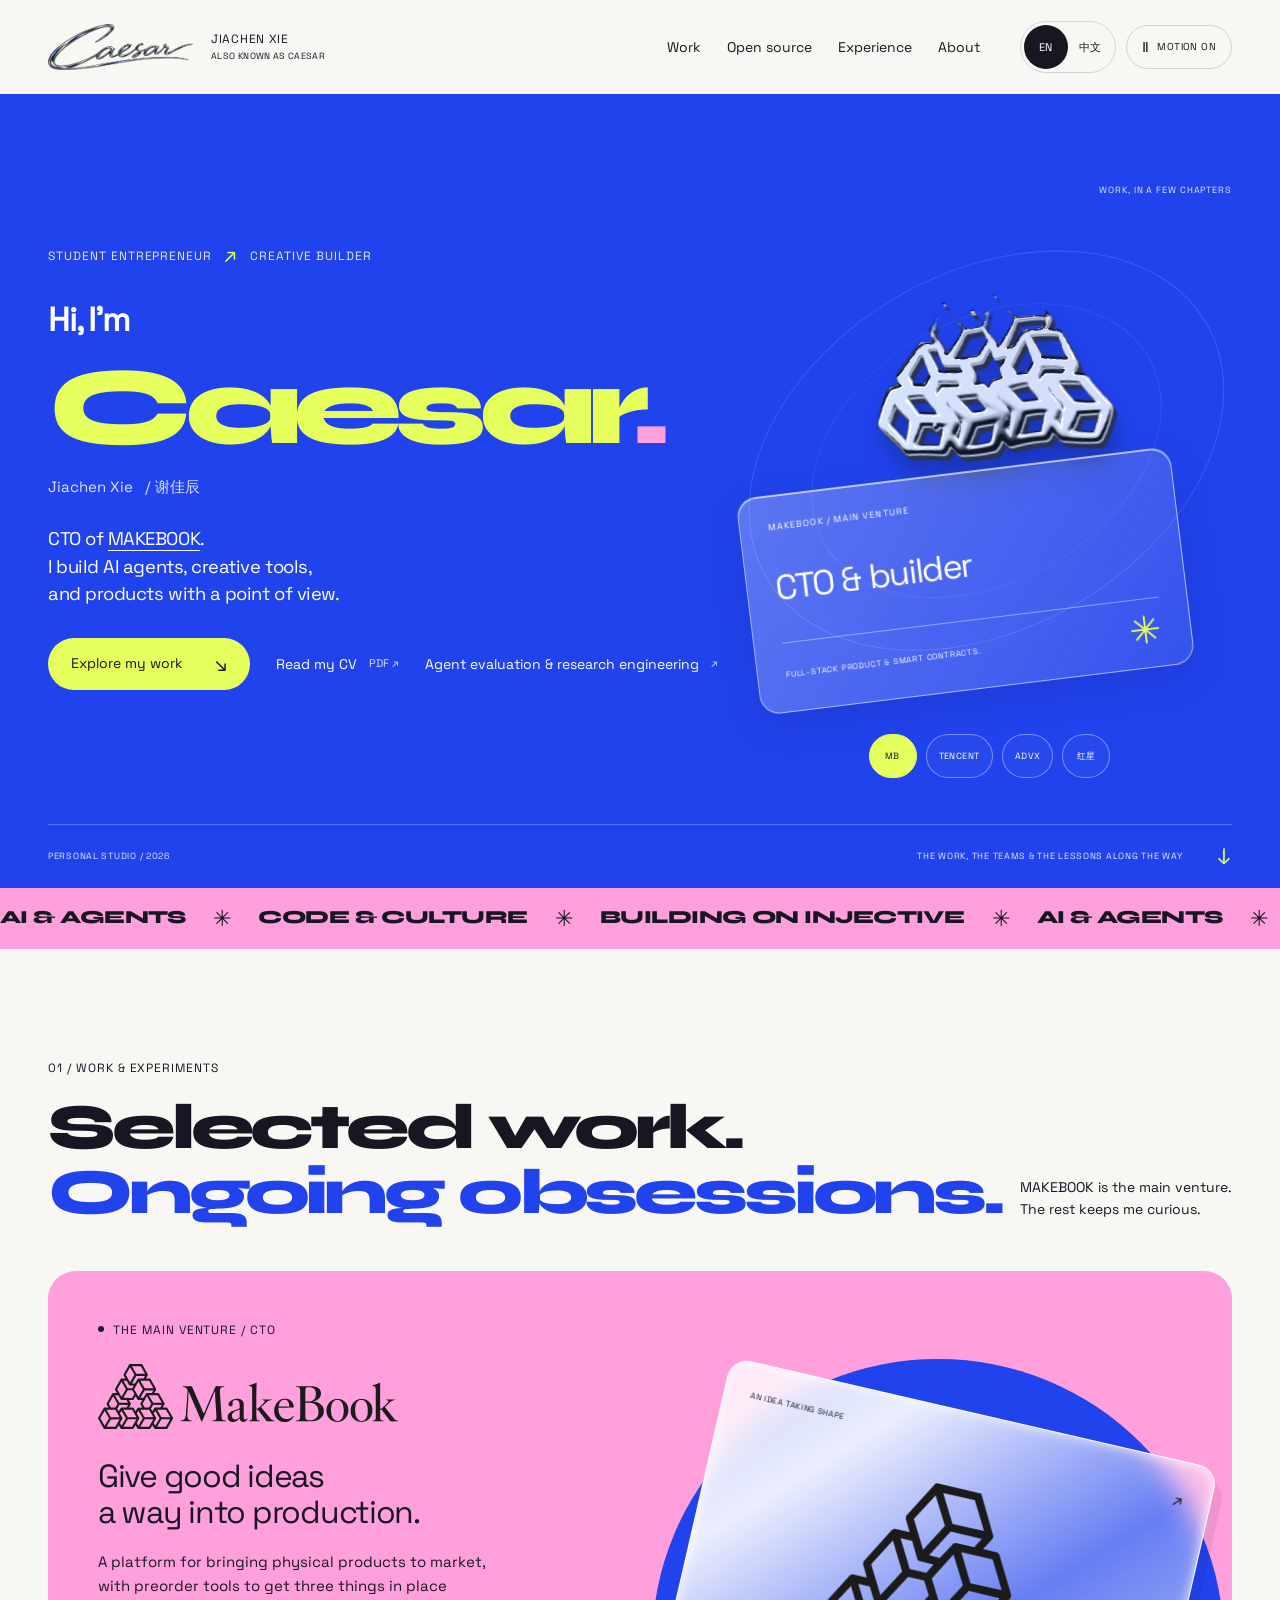
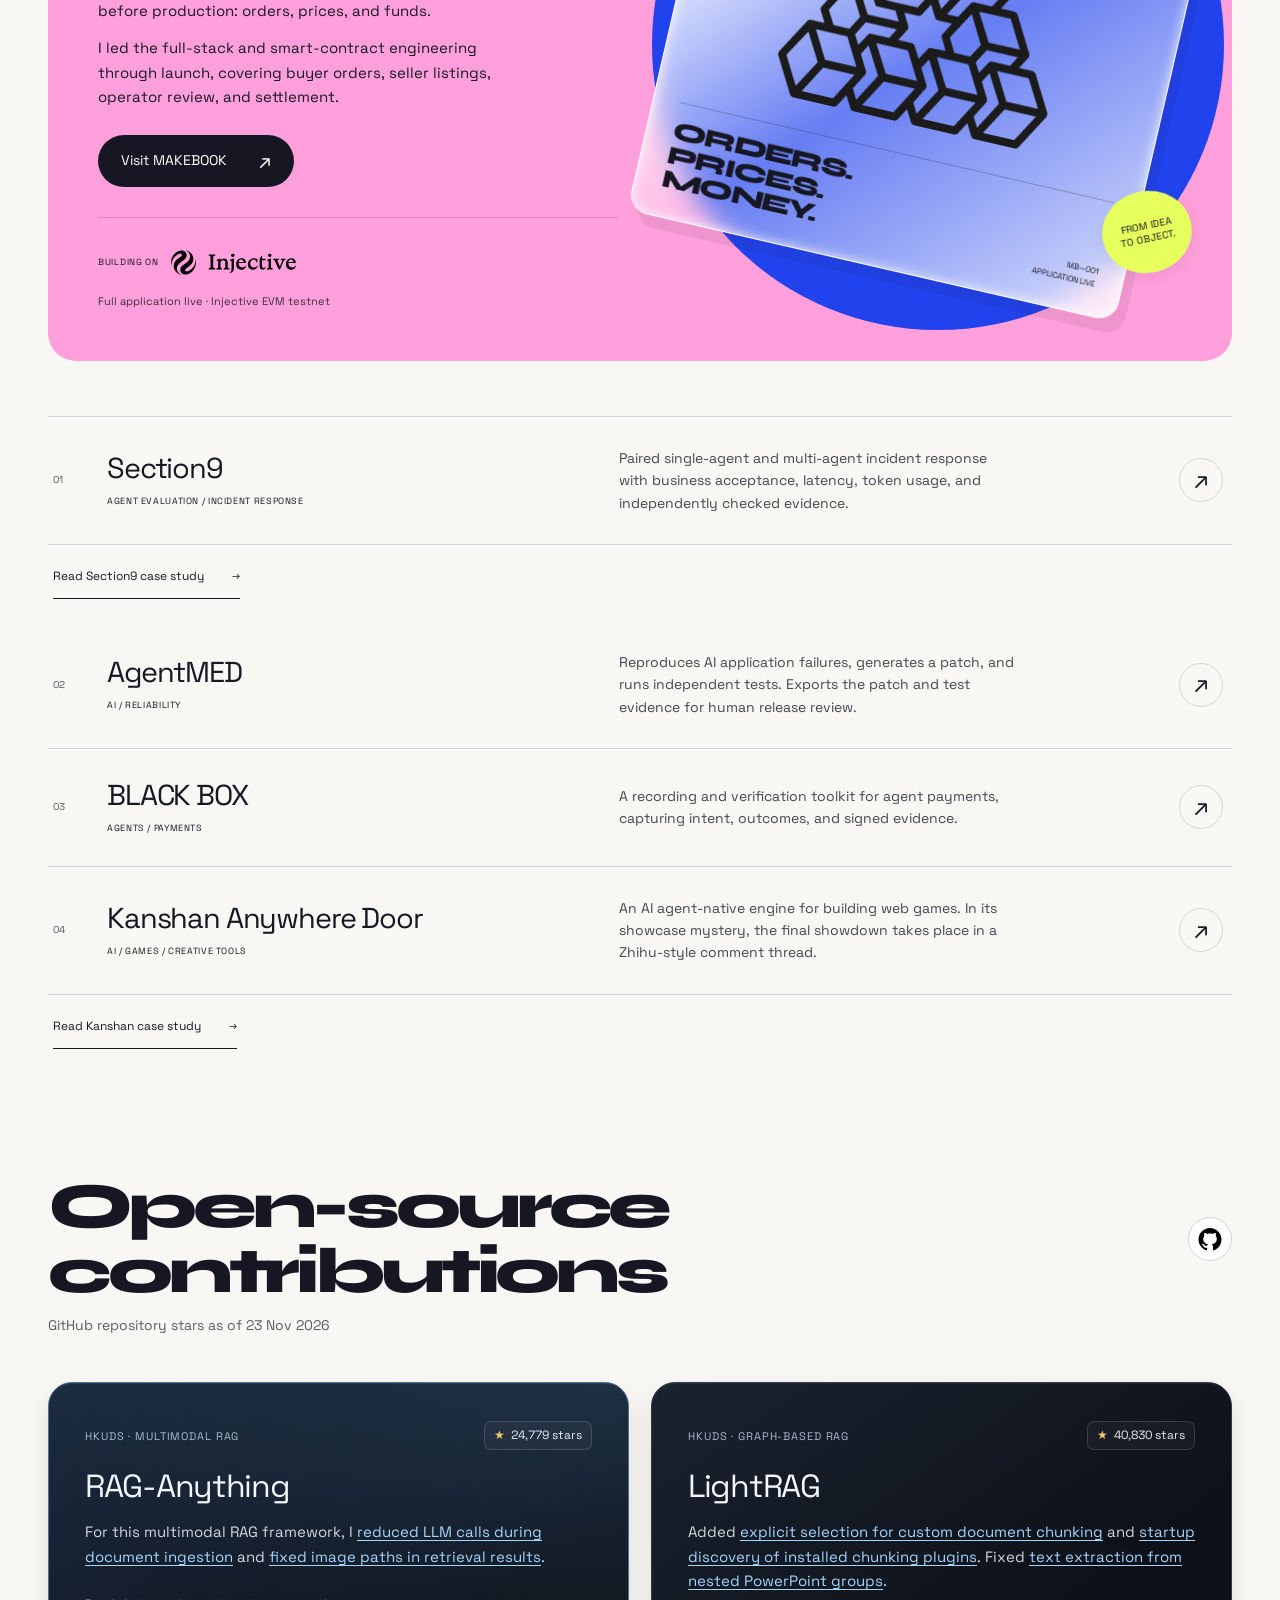
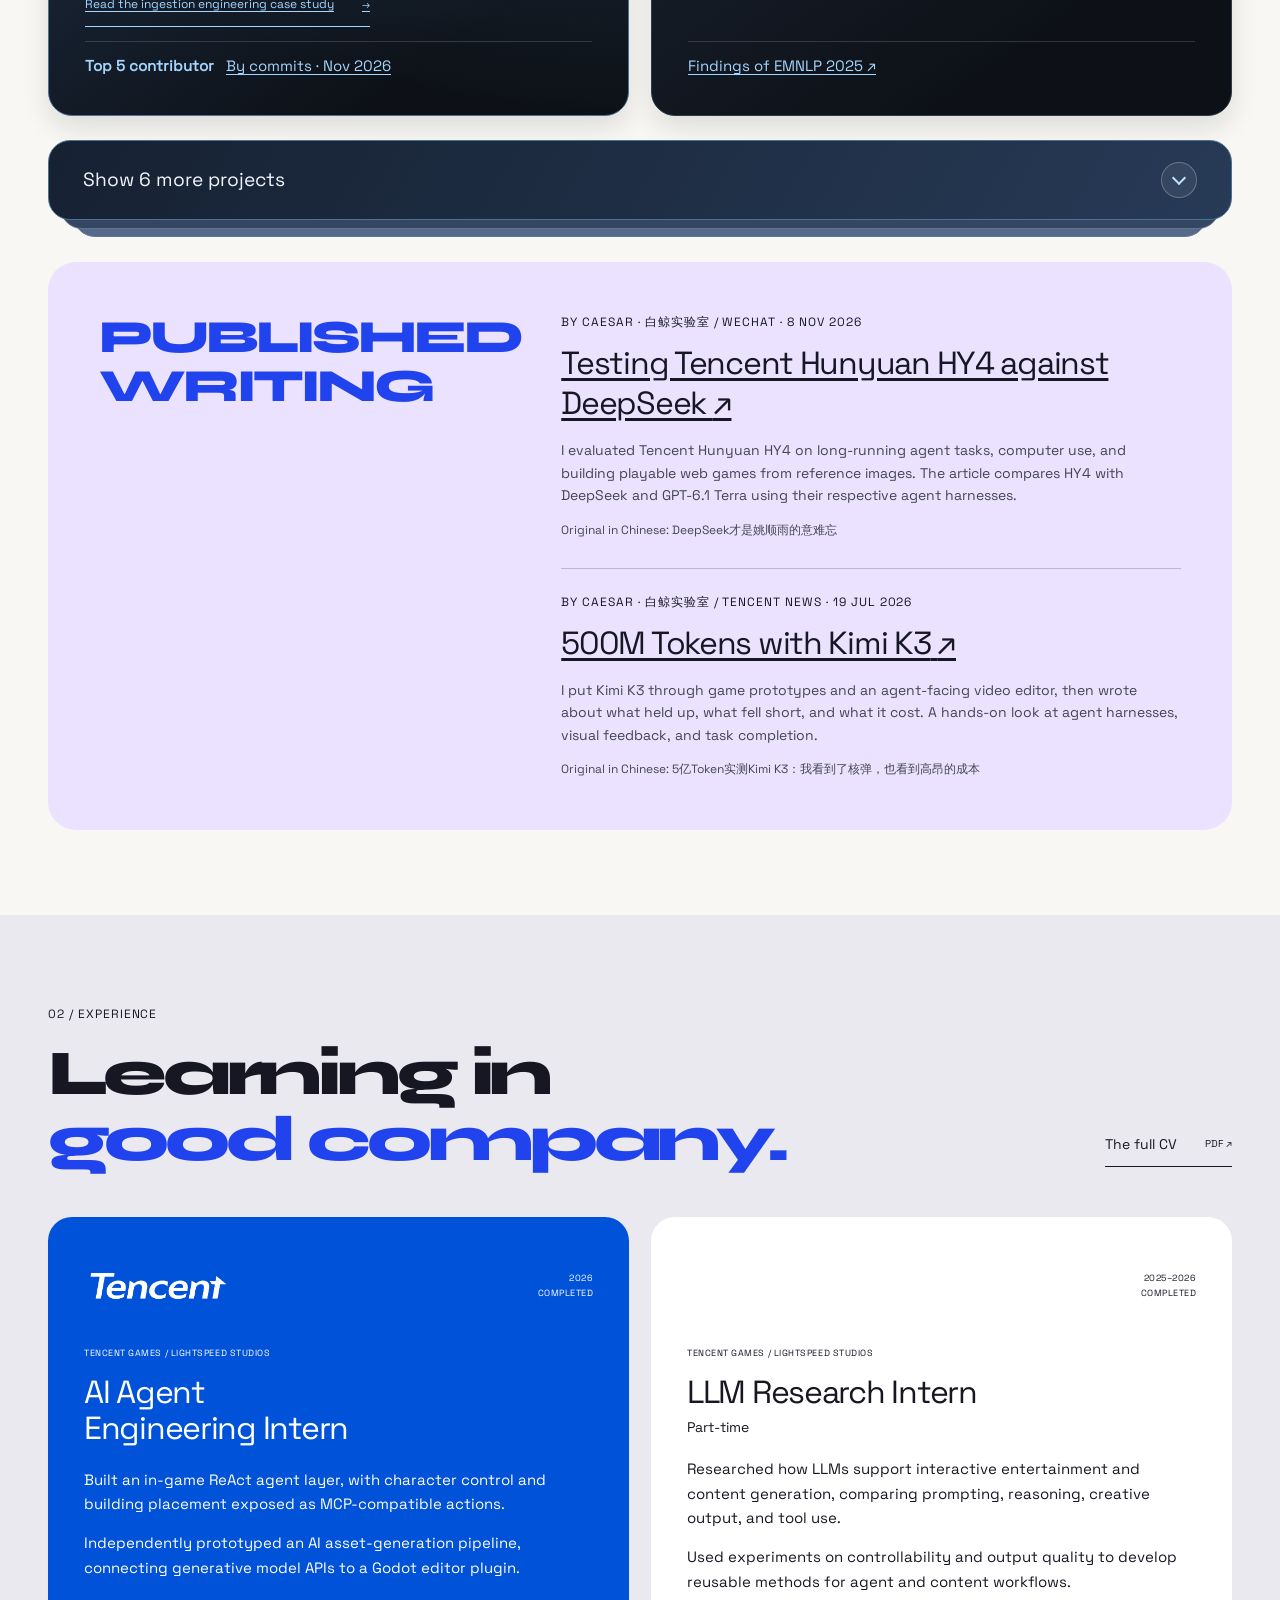
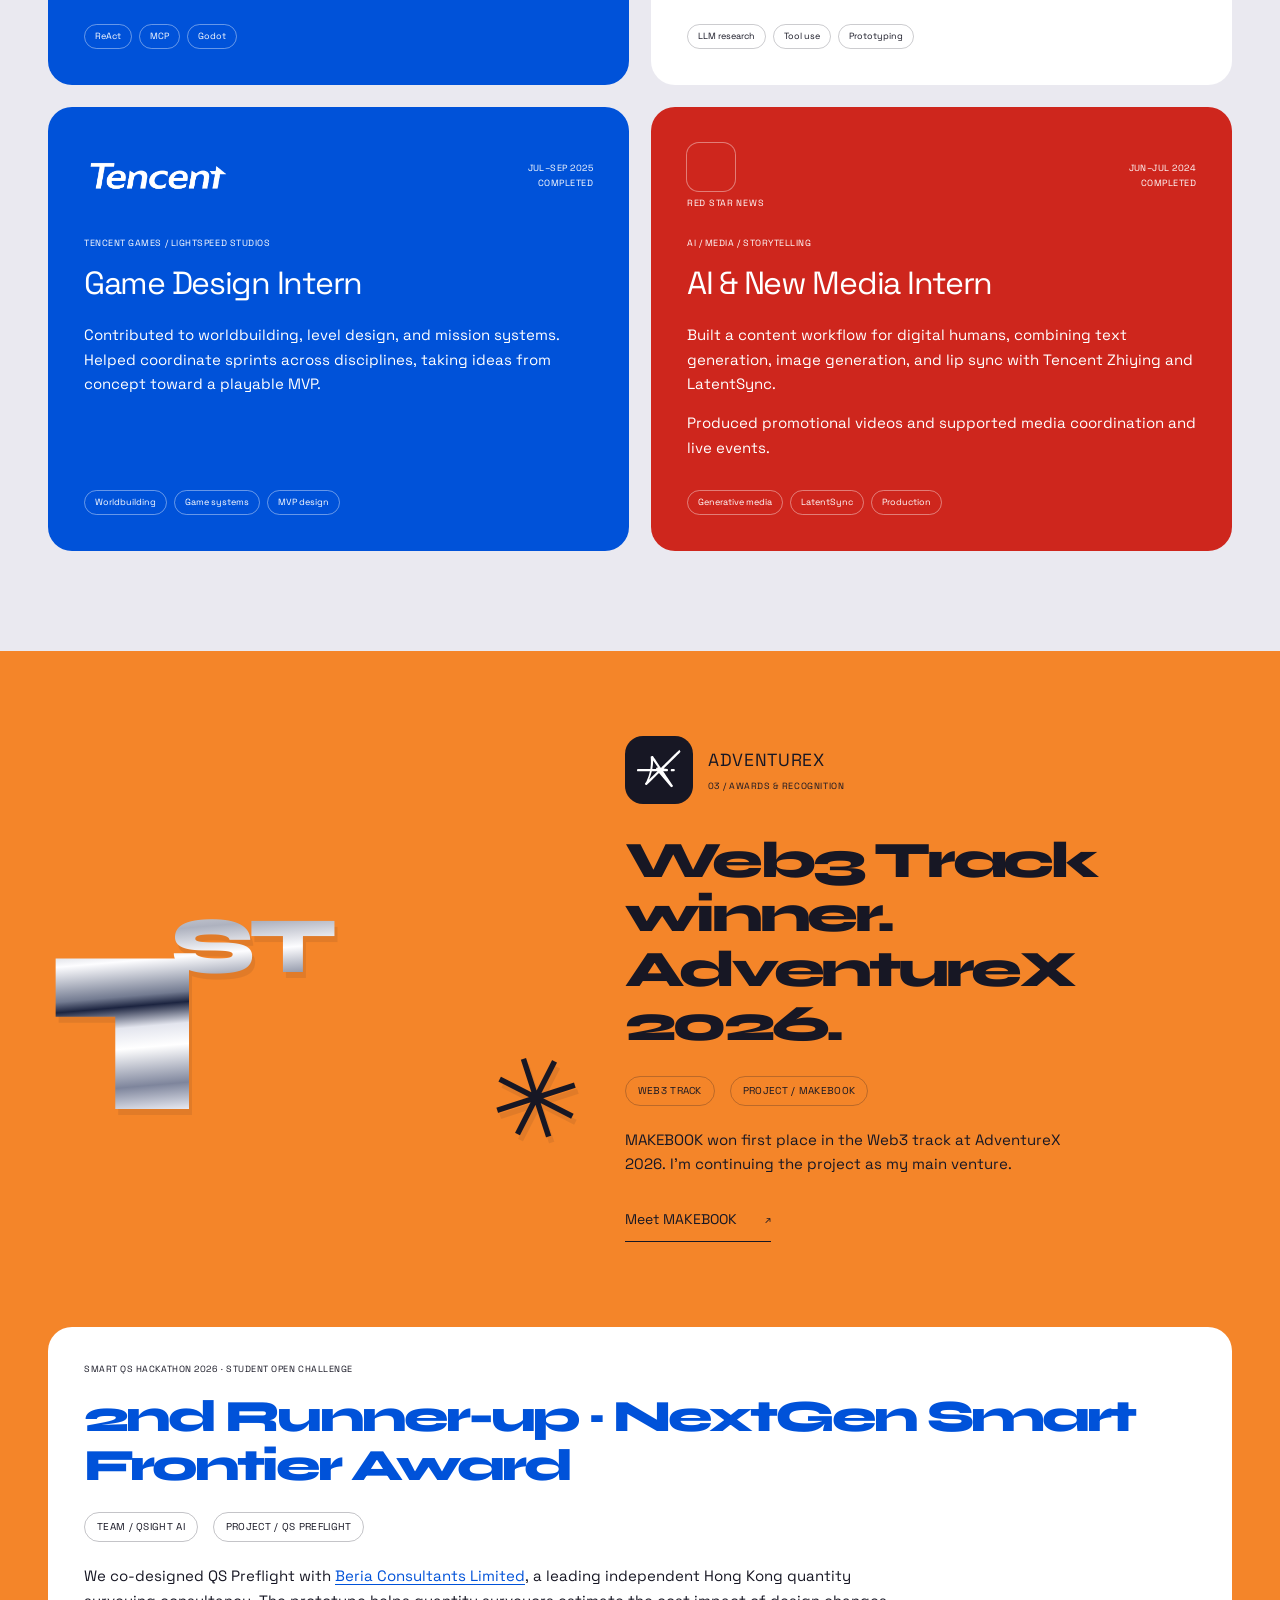
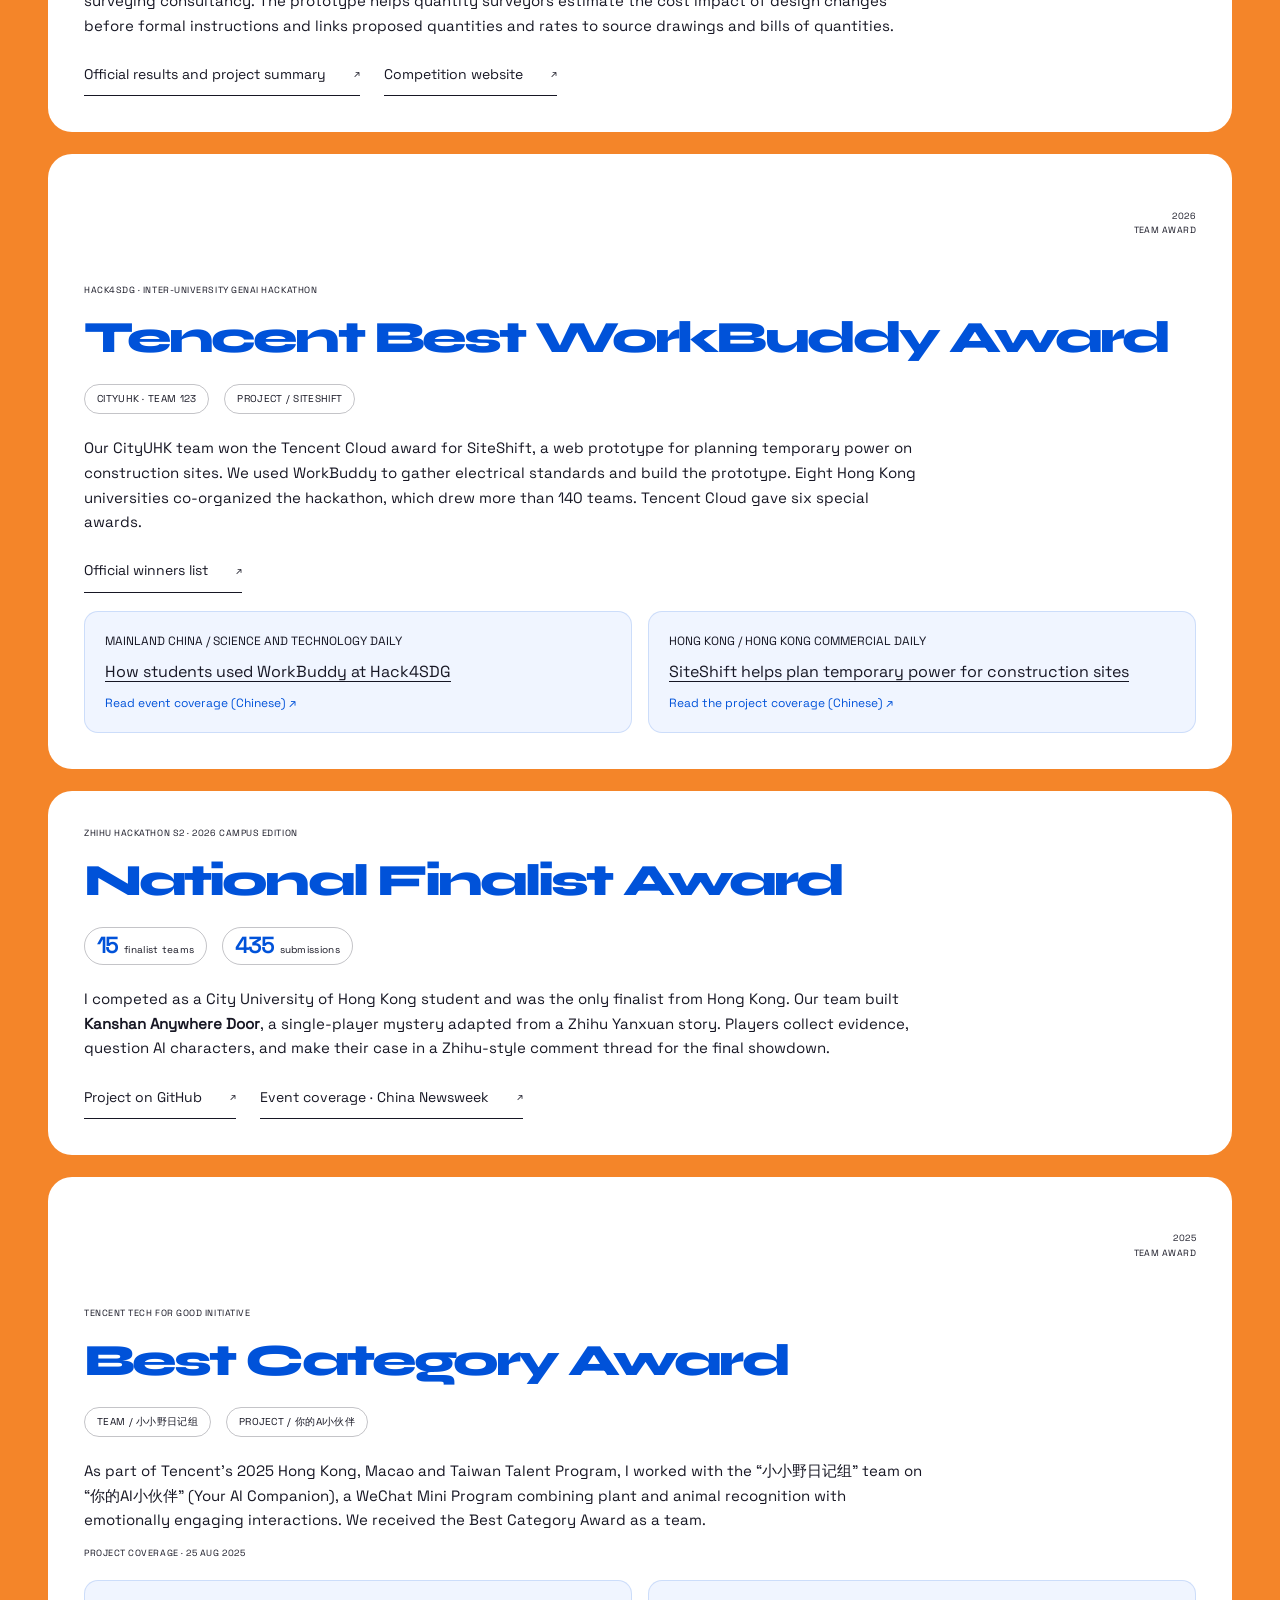
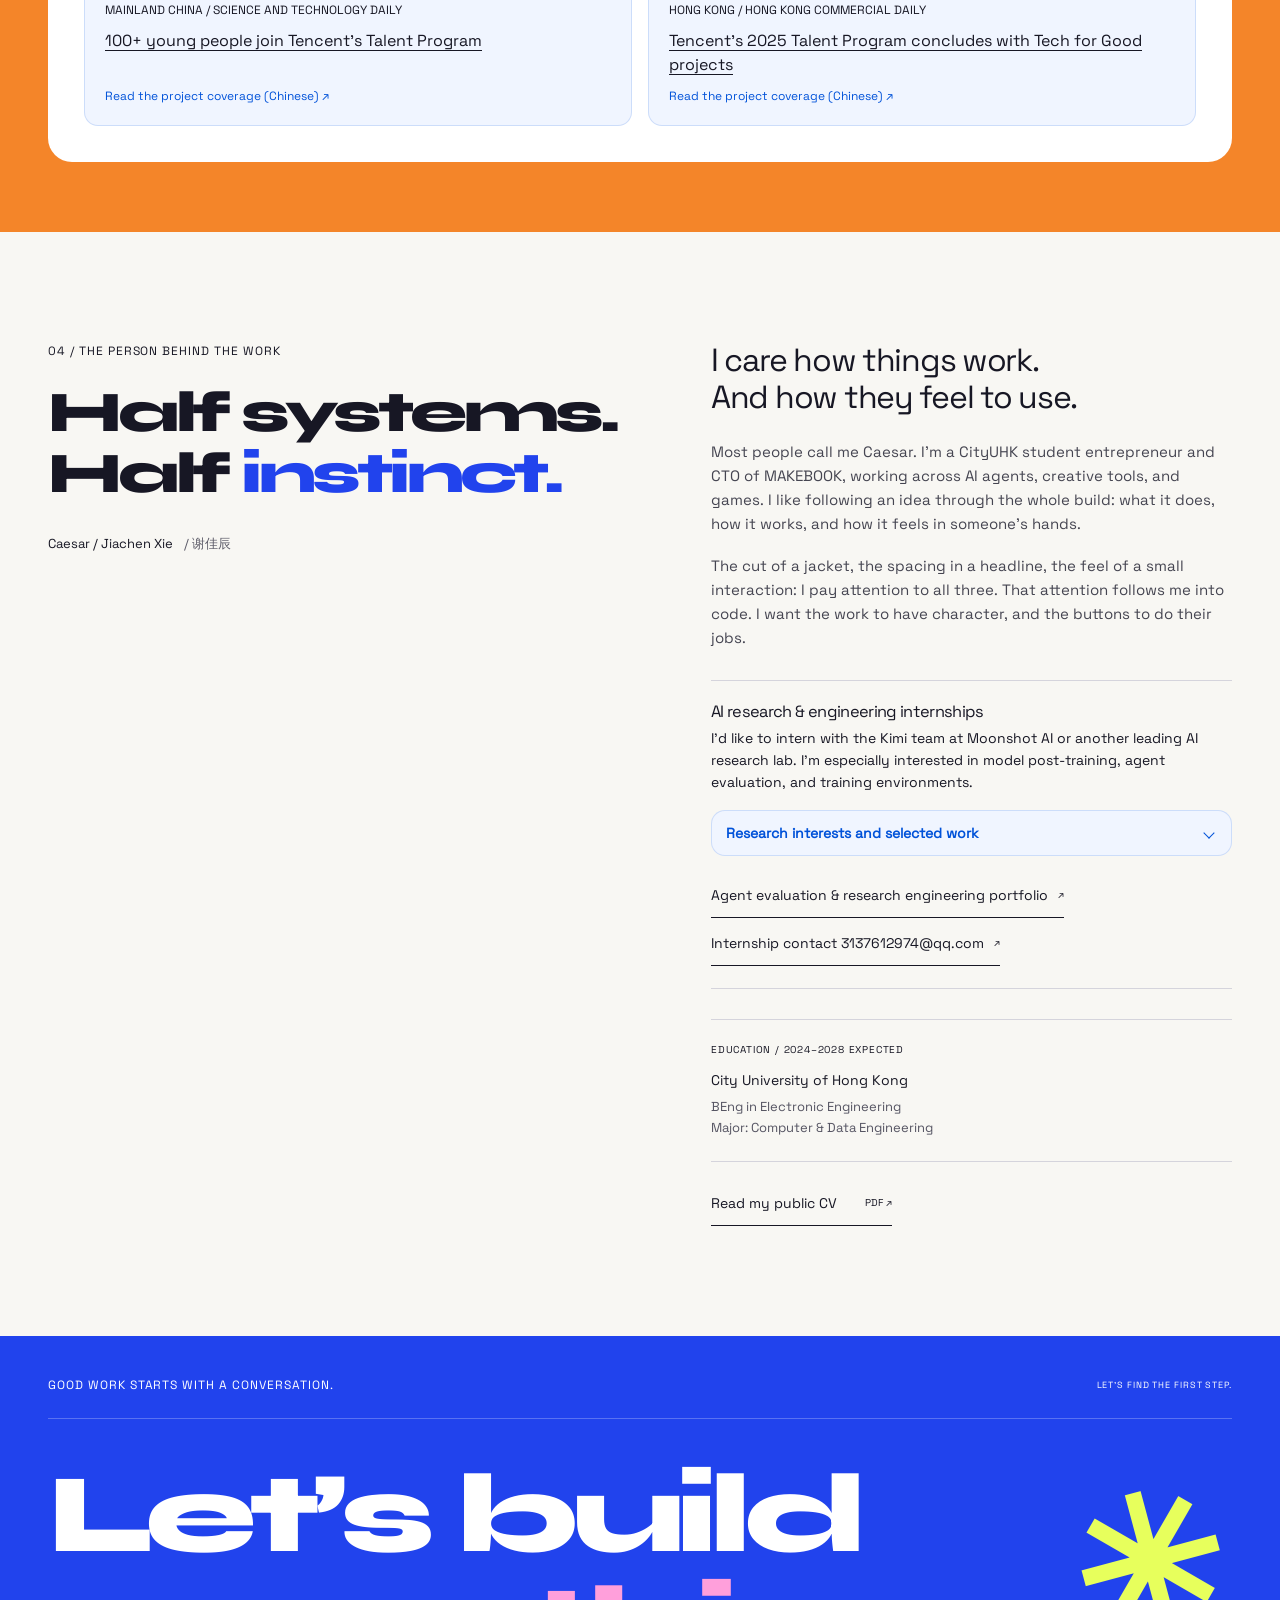
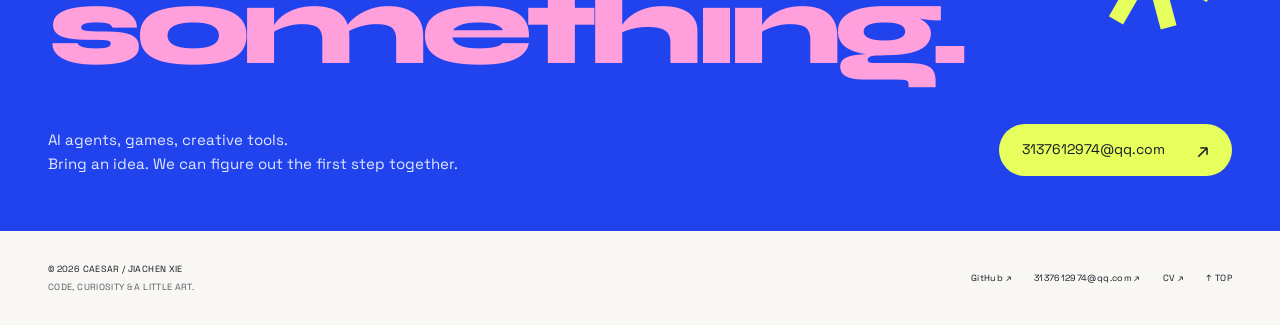
<file: en/index.html>
<!doctype html>
<html lang="en">
<head>
  <meta charset="utf-8">
  <meta name="viewport" content="width=device-width, initial-scale=1">
  <meta name="theme-color" content="#2143ed">
  <meta name="google-site-verification" content="NfV_wQ1p8b_EclNgh9j-dV1jQuPxF62sKeQZvsVd0r0">
  <title data-i18n="page.title">Jiachen Xie (Caesar) | LLM Agent Evaluation &amp; Research Engineering</title>
  <meta name="description" data-i18n-content="page.description" content="Jiachen Xie (Caesar), CityUHK undergraduate and former Tencent Games AI Agent Engineering Intern. Coding-agent evaluation, MCP, agent harnesses, and research engineering internships.">
  <link rel="canonical" href="https://er-s-an.github.io/en/">
  <link rel="alternate" hreflang="en" href="https://er-s-an.github.io/en/">
  <link rel="alternate" hreflang="zh-Hans" href="https://er-s-an.github.io/zh/">
  <link rel="alternate" hreflang="x-default" href="https://er-s-an.github.io/">
  <meta property="og:title" data-i18n-content="page.title" content="Jiachen Xie (Caesar) | LLM Agent Evaluation &amp; Research Engineering">
  <meta property="og:description" data-i18n-content="page.social" content="LLM agent evaluation and coding agents on real software, browser, and game tasks. Former Tencent Games AI Agent Engineering Intern; MAKEBOOK CTO. Open to research engineering internships.">
  <meta property="og:type" content="website">
  <meta property="og:url" content="https://er-s-an.github.io/en/">
  <meta property="og:locale" content="en_US">
  <meta property="og:locale:alternate" content="zh_CN">
  <meta property="og:image" content="https://er-s-an.github.io/assets/social-card.png">
  <meta property="og:image:width" content="1200">
  <meta property="og:image:height" content="630">
  <meta name="twitter:card" content="summary_large_image">
  <meta name="twitter:creator" content="@Aiyakale">
  <script type="application/ld+json" id="profile-schema">
{
  "@context": "https://schema.org",
  "@type": "ProfilePage",
  "@id": "https://er-s-an.github.io/en/#profile",
  "url": "https://er-s-an.github.io/en/",
  "name": "Jiachen Xie (Caesar) | LLM Agent Evaluation & Research Engineering",
  "description": "Jiachen Xie (Caesar), CityUHK undergraduate and former Tencent Games AI Agent Engineering Intern. Coding-agent evaluation, MCP, agent harnesses, and research engineering internships.",
  "inLanguage": "en",
  "mainEntity": {
    "@type": "Person",
    "@id": "https://er-s-an.github.io/#person",
    "name": "Jiachen Xie",
    "alternateName": [
      "谢佳辰",
      "Caesar",
      "er-s-an"
    ],
    "url": "https://er-s-an.github.io/",
    "email": "3137612974@qq.com",
    "description": "LLM agent evaluation and coding agents on real software, browser, and game tasks. Former Tencent Games AI Agent Engineering Intern; MAKEBOOK CTO. Open to research engineering internships.",
    "jobTitle": "CTO",
    "worksFor": {
      "@type": "Organization",
      "name": "MAKEBOOK",
      "url": "https://makebook.xyz"
    },
    "affiliation": {
      "@type": "CollegeOrUniversity",
      "name": "City University of Hong Kong",
      "url": "https://www.cityu.edu.hk/"
    },
    "knowsAbout": [
      "LLM agent evaluation",
      "Coding agents",
      "Agent harnesses",
      "Model Context Protocol",
      "ReAct",
      "Tool use",
      "Multi-agent systems",
      "Computer-use evaluation",
      "Multimodal RAG",
      "Game environments"
    ],
    "sameAs": [
      "https://github.com/er-s-an",
      "https://x.com/Aiyakale"
    ]
  }
}
  </script>
  <link rel="icon" href="/assets/favicon.svg" type="image/svg+xml">
  <link rel="preload" href="/assets/fonts/syne-extrabold.ttf" as="font" type="font/ttf" crossorigin>
  <link rel="preload" href="/assets/fonts/space-grotesk-regular.ttf" as="font" type="font/ttf" crossorigin>
  <link rel="preload" href="/assets/caesar-signature.webp" as="image">
  <link rel="preload" href="/assets/metal/caesar.png" as="image">
  <link rel="stylesheet" href="/style.css?v=agent-evaluation-1">
  <script src="/liquid-metal.js?v=mercury-2" defer></script>
  <script src="/i18n.js?v=makebook-live" defer></script>
  <script src="/script.js?v=contribution-deck-3" defer></script>
</head>
<body id="top">
  <svg class="material-defs" aria-hidden="true" width="0" height="0"><defs>
    <linearGradient id="liquid-chrome" x1="0" y1="0" x2="80" y2="400" gradientUnits="userSpaceOnUse" spreadMethod="reflect"><stop offset="0" stop-color="#f8fcff"/><stop offset=".12" stop-color="#798aaf"/><stop offset=".22" stop-color="#fdfefe"/><stop offset=".34" stop-color="#18274e"/><stop offset=".39" stop-color="#eef5ff"/><stop offset=".47" stop-color="#b9c7e3"/><stop offset=".53" stop-color="#fff"/><stop offset=".57" stop-color="#253452"/><stop offset=".68" stop-color="#aabbd9"/><stop offset=".8" stop-color="#fff"/><stop offset=".9" stop-color="#c4a5cf"/><stop offset="1" stop-color="#657ba8"/></linearGradient>
    <filter id="chrome-bevel" x="-20%" y="-30%" width="140%" height="160%" color-interpolation-filters="sRGB"><feGaussianBlur in="SourceAlpha" stdDeviation="2" result="bump"/><feSpecularLighting in="bump" surfaceScale="5" specularConstant="1.3" specularExponent="24" lighting-color="#fff" result="light"><fePointLight x="100" y="-150" z="300"/></feSpecularLighting><feComposite in="light" in2="SourceAlpha" operator="in" result="shine"/><feComposite in="SourceGraphic" in2="shine" operator="arithmetic" k1="0" k2="1" k3=".7" k4="0"/><feDropShadow dx="0" dy="7" stdDeviation="5" flood-color="#061849" flood-opacity=".4"/></filter>
    <filter id="redstar-ink" color-interpolation-filters="sRGB"><feColorMatrix type="matrix" values="-6 0 0 0 5.6 -6 0 0 0 5.6 -6 0 0 0 5.6 0 0 0 1 0"/></filter>
    <mask id="brand-makebook" style="mask-type:alpha"><image href="/assets/brands/makebook-mark.svg" x="170" y="60" width="260" height="250"/></mask>
    <mask id="brand-tencent" style="mask-type:alpha"><image href="/assets/brands/tencent-white.png" x="30" y="60" width="540" height="270"/></mask>
    <mask id="brand-advx" style="mask-type:alpha"><image href="/assets/brands/adventurex.svg" x="160" y="45" width="280" height="280"/></mask>
    <mask id="brand-redstar" style="mask-type:luminance"><image href="/assets/brands/redstar-wordmark.png" x="-734" y="-316" width="2070" height="1034" filter="url(#redstar-ink)"/></mask>
  </defs></svg>
  <div class="brand-intro" aria-hidden="true" hidden>
    <div class="intro-veil"></div>
    <canvas class="intro-liquid" width="1280" height="900"></canvas>
    <div class="intro-logo"><img src="/assets/caesar-signature.webp" width="1400" height="445" alt=""></div>
  </div>
  <a class="skip-link" href="#main" data-i18n="skip">Skip to content</a>
  <header class="site-header wrap">
    <a class="identity" href="#top" aria-label="Caesar / Jiachen Xie, back to top" data-i18n-aria="label.identity"><img class="monogram" src="/assets/caesar-signature.webp" width="1400" height="445" alt="Caesar"><span data-i18n="identity">JIACHEN XIE<small>ALSO KNOWN AS CAESAR</small></span></a>
    <nav aria-label="Main navigation" data-i18n-aria="label.nav"><a href="#work" data-i18n="nav.work">Work</a><a href="#open-source" data-i18n="nav.oss">Open source</a><a href="#experience" data-i18n="nav.experience">Experience</a><a href="#about" data-i18n="nav.about">About</a></nav>
    <div class="header-controls">
      <div class="language-switch" role="group" aria-label="Language / 语言"><a href="/en/" data-language="en" lang="en" aria-label="English" aria-current="page">EN</a><a href="/zh/" data-language="zh" lang="zh-Hans" aria-label="简体中文" aria-current="false">中文</a></div>
    <button class="motion-button" type="button" aria-pressed="false" aria-label="Pause animations" title="Pause animations" hidden><span class="motion-symbol" aria-hidden="true">Ⅱ</span><span class="motion-label">MOTION ON</span></button>
    </div>
  </header>

  <main id="main">
    <section class="hero" aria-labelledby="hero-title" data-scroll-scene>
      <div class="hero-grid wrap">
        <div class="hero-copy">
          <p class="eyebrow entrance" data-i18n="hero.eyebrow">STUDENT ENTREPRENEUR <span aria-hidden="true">↗</span> CREATIVE BUILDER</p>
          <h1 id="hero-title"><span class="hero-greeting" data-i18n="hero.greeting">Hi, I’m</span><span>Caesar<span class="hero-period">.</span></span></h1><p class="hero-realname">Jiachen Xie <span lang="zh">/ 谢佳辰</span></p>
          <p class="hero-intro entrance" data-i18n="hero.intro">CTO of <a href="https://makebook.xyz">MAKEBOOK</a>.<br>I build AI agents, creative tools,<br>and products with a point of view.</p>
          <div class="hero-actions entrance"><a class="button button-lime" href="#work" data-i18n="hero.work">Explore my work <span aria-hidden="true">↘</span></a><a class="hero-cv" href="/cv/Jiachen-Xie-CV.pdf" data-i18n="cv.hero">Read my CV <span>PDF ↗</span></a><span class="hero-career-link" data-i18n="career.hero"><a class="hero-cv" href="/en/research-engineering/">Agent evaluation &amp; research engineering <span aria-hidden="true">↗</span></a></span></div>
        </div>
        <div class="hero-art entrance" aria-label="Places I have built things, brand showcase" data-i18n-aria="label.showcase">
          <div class="orbit" aria-hidden="true"></div><span class="art-coordinate" data-i18n="hero.chapters">WORK, IN A FEW CHAPTERS</span>
          <div class="brand-stage" aria-hidden="true">
            <canvas class="brand-liquid" width="900" height="600"></canvas>
            <div class="brand-slide" data-brand="makebook"><svg viewBox="0 0 600 400"><g filter="url(#chrome-bevel)"><g mask="url(#brand-makebook)"><rect class="chrome-fill" x="-600" y="-400" width="1800" height="1200" fill="url(#liquid-chrome)"/></g></g></svg></div>
            <div class="brand-slide" data-brand="tencent" hidden><svg viewBox="0 0 600 400"><g filter="url(#chrome-bevel)"><g mask="url(#brand-tencent)"><rect class="chrome-fill" x="-600" y="-400" width="1800" height="1200" fill="url(#liquid-chrome)"/></g></g></svg></div>
            <div class="brand-slide" data-brand="advx" hidden><svg viewBox="0 0 600 400"><g filter="url(#chrome-bevel)"><g mask="url(#brand-advx)"><rect class="chrome-fill" x="-600" y="-400" width="1800" height="1200" fill="url(#liquid-chrome)"/></g></g></svg></div>
            <div class="brand-slide" data-brand="redstar" hidden><svg viewBox="0 0 600 400"><g filter="url(#chrome-bevel)"><g mask="url(#brand-redstar)"><rect class="chrome-fill" x="-600" y="-400" width="1800" height="1200" fill="url(#liquid-chrome)"/></g></g></svg></div>
          </div>
          <div class="glass-id"><span class="id-top" id="brand-name">MAKEBOOK / MAIN VENTURE</span><span class="id-name" id="brand-role">CTO &amp; builder</span><span class="id-bottom"><span id="brand-note">FULL-STACK PRODUCT &amp; SMART CONTRACTS.</span><span class="asterisk" aria-hidden="true">✳</span></span></div>
          <div class="brand-controls" role="group" aria-label="Choose a chapter" data-i18n-aria="label.chapters"><button type="button" data-brand="makebook" aria-pressed="true" aria-label="Show MAKEBOOK" data-i18n-aria="label.makebook">MB</button><button type="button" data-brand="tencent" aria-pressed="false" aria-label="Show Tencent" data-i18n-aria="label.tencent">TENCENT</button><button type="button" data-brand="advx" aria-pressed="false" aria-label="Show AdventureX" data-i18n-aria="label.advx">ADVX</button><button type="button" data-brand="redstar" aria-pressed="false" aria-label="Show Red Star News" data-i18n-aria="label.redstar">红星</button></div>
        </div>
      </div>
      <div class="hero-bottom wrap"><span data-i18n="hero.studio">PERSONAL STUDIO / 2026</span><a href="#experience" data-i18n="hero.more">THE WORK, THE TEAMS &amp; THE LESSONS ALONG THE WAY <span aria-hidden="true">↓</span></a></div>
    </section>

    <div class="manifesto-strip" aria-label="AI and agents. Code and culture. Building on Injective." data-i18n-aria="label.marquee"><div class="strip-track" aria-hidden="true"><span data-i18n="marquee">AI &amp; AGENTS <i>✳</i> CODE &amp; CULTURE <i>✳</i> BUILDING ON INJECTIVE <i>✳</i>&nbsp;</span><span data-i18n="marquee">AI &amp; AGENTS <i>✳</i> CODE &amp; CULTURE <i>✳</i> BUILDING ON INJECTIVE <i>✳</i>&nbsp;</span></div></div>

    <section class="work-section wrap" id="work" aria-labelledby="work-heading">
      <div class="section-heading reveal"><p class="eyebrow" data-i18n="work.eyebrow">01 / WORK &amp; EXPERIMENTS</p><h2 id="work-heading" data-i18n="work.title">Selected work.<br><span class="blue-text">Ongoing obsessions.</span></h2><p class="section-aside" data-i18n="work.aside">MAKEBOOK is the main venture.<br>The rest keeps me curious.</p></div>
      <article class="makebook-feature reveal" data-scroll-scene aria-labelledby="makebook-title">
        <div class="feature-copy">
          <p class="eyebrow" data-i18n="makebook.eyebrow"><span class="status-dot" aria-hidden="true"></span> THE MAIN VENTURE / CTO</p>
          <h3 id="makebook-title"><img class="makebook-wordmark" src="/assets/brands/makebook-wordmark.svg" width="1000" height="219" alt="MAKEBOOK" loading="lazy"></h3>
          <p class="feature-lede" data-i18n="makebook.lede">Give good ideas<br>a way into production.</p>
          <p data-i18n="makebook.description">A platform for bringing physical products to market, with preorder tools to get three things in place before production: orders, prices, and funds.</p>
          <p class="feature-role" data-i18n="makebook.role">I led the full-stack and smart-contract engineering through launch, covering buyer orders, seller listings, operator review, and settlement.</p>
          <a class="button button-dark" href="https://makebook.xyz" data-i18n="makebook.visit">Visit MAKEBOOK <span aria-hidden="true">↗</span></a>
          <div class="injective-lockup"><span data-i18n="makebook.building">BUILDING ON</span><a href="https://injective.com" aria-label="Injective"><img src="/assets/brands/injective-black.svg" width="180" height="42" alt="Injective" loading="lazy"></a><small data-i18n="makebook.stage">Full application live · Injective EVM testnet</small></div>
        </div>
        <div class="feature-art" aria-hidden="true"><span class="feature-orbit"></span><div class="venture-card"><div class="venture-card-top"><span data-i18n="makebook.card.top">AN IDEA TAKING SHAPE</span><span>↗</span></div><img src="/assets/brands/makebook-mark.svg" width="1000" height="875" alt="" loading="lazy"><div class="venture-card-bottom"><span data-i18n="makebook.card.bottom">ORDERS.<br>PRICES.<br>MONEY.</span><span class="serial" data-i18n="makebook.card.serial">MB—001<br>APPLICATION LIVE</span></div></div><span class="venture-sticker" data-i18n="makebook.sticker">FROM IDEA<br>TO OBJECT.</span></div>
      </article>

      <div class="project-list">
        <a class="project-row reveal" href="https://github.com/er-s-an/section9"><span class="project-number">01</span><div class="project-title"><h3>Section9</h3><span data-i18n="project.evaluation">AGENT EVALUATION / INCIDENT RESPONSE</span></div><p data-i18n="section9.description">Paired single-agent and multi-agent incident response with business acceptance, latency, token usage, and independently checked evidence.</p><span class="project-arrow" aria-hidden="true">↗</span></a>
        <span class="case-study-link" data-i18n="section9.case"><a class="text-link" href="/en/work/section9/">Read Section9 case study <span aria-hidden="true">→</span></a></span>
        <a class="project-row reveal" href="https://github.com/er-s-an/AgentMED0"><span class="project-number">02</span><div class="project-title"><h3>AgentMED</h3><span data-i18n="project.reliability">AI / RELIABILITY</span></div><p data-i18n="agentmed.description">Reproduces AI application failures, generates a patch, and runs independent tests. Exports the patch and test evidence for human release review.</p><span class="project-arrow" aria-hidden="true">↗</span></a>
        <a class="project-row reveal" href="https://github.com/er-s-an/AIX_blackbox"><span class="project-number">03</span><div class="project-title"><h3>BLACK BOX</h3><span data-i18n="project.payments">AGENTS / PAYMENTS</span></div><p data-i18n="blackbox.description">A recording and verification toolkit for agent payments, capturing intent, outcomes, and signed evidence.</p><span class="project-arrow" aria-hidden="true">↗</span></a>
        <a class="project-row reveal" href="https://github.com/er-s-an/kanshanOPENdoor"><span class="project-number">04</span><div class="project-title"><h3 data-i18n="kanshan.title">Kanshan Anywhere Door</h3><span data-i18n="project.games">AI / GAMES / CREATIVE TOOLS</span></div><p data-i18n="kanshan.description">An AI agent-native engine for building web games. In its showcase mystery, the final showdown takes place in a Zhihu-style comment thread.</p><span class="project-arrow" aria-hidden="true">↗</span></a>
        <span class="case-study-link" data-i18n="kanshan.case"><a class="text-link" href="/en/work/kanshan/">Read Kanshan case study <span aria-hidden="true">→</span></a></span>
      </div>
    </section>

    <div class="wrap research-work">
      <section id="open-source" aria-labelledby="oss-heading">
        <div class="section-heading reveal">
          <div class="oss-heading-line">
            <h2 id="oss-heading" data-i18n="oss.heading">Open-source contributions</h2>
            <a class="oss-github" href="https://github.com/er-s-an" aria-label="Jiachen Xie on GitHub" data-i18n-aria="label.githubProfile"><img src="/assets/brands/github-mark.svg" width="24" height="24" alt=""></a>
          </div>
          <p class="oss-snapshot" data-i18n="oss.snapshot">GitHub repository stars as of <time datetime="2026-11-23">23 Nov 2026</time></p>
        </div>
        <div class="experience-grid">
          <article class="experience-card contribution contribution-featured reveal">
            <div class="repo-meta"><span class="eyebrow" data-i18n="oss.ragContext">HKUDS · Multimodal RAG</span><a class="repo-stars" href="https://github.com/HKUDS/RAG-Anything/stargazers"><span aria-hidden="true">★</span> 24,779 stars</a></div>
            <h3><a href="https://github.com/HKUDS/RAG-Anything">RAG-Anything</a></h3>
            <p data-i18n="oss.ragAnything">For this multimodal RAG framework, I <a href="https://github.com/HKUDS/RAG-Anything/pull/453">reduced LLM calls during document ingestion</a> and <a href="https://github.com/HKUDS/RAG-Anything/pull/445">fixed image paths in retrieval results</a>.</p>
            <p class="rag-case-link" data-i18n="oss.ragCase"><a class="text-link" href="/en/work/rag-anything-ingestion/">Read the ingestion engineering case study <span aria-hidden="true">→</span></a></p>
            <p class="contributor-rank" data-i18n="oss.rank"><strong>Top 5 contributor</strong><a href="https://github.com/HKUDS/RAG-Anything/graphs/contributors">By commits · Nov 2026</a></p>
          </article>
          <article class="experience-card contribution reveal">
            <div class="repo-meta"><span class="eyebrow" data-i18n="oss.lightRagContext">HKUDS · Graph-based RAG</span><a class="repo-stars" href="https://github.com/HKUDS/LightRAG/stargazers"><span aria-hidden="true">★</span> 40,830 stars</a></div>
            <h3><a href="https://github.com/HKUDS/LightRAG">LightRAG</a></h3>
            <p data-i18n="oss.lightRag">Added <a href="https://github.com/HKUDS/LightRAG/pull/3665">explicit selection for custom document chunking</a> and <a href="https://github.com/HKUDS/LightRAG/pull/3869">startup discovery of installed chunking plugins</a>. Fixed <a href="https://github.com/HKUDS/LightRAG/pull/3865">text extraction from nested PowerPoint groups</a>.</p>
            <p class="repo-publication"><a href="https://aclanthology.org/2025.findings-emnlp.568/">Findings of EMNLP 2025 <span aria-hidden="true">↗</span></a></p>
          </article>
        </div>
        <details class="more-contributions">
          <summary class="contribution-deck">
            <span class="deck-face">
              <span class="contributions-expand" data-i18n="oss.expand">Show 6 more projects</span>
              <span class="contributions-collapse" data-i18n="oss.collapse">Show fewer projects</span>
              <span class="deck-chevron" aria-hidden="true"></span>
            </span>
          </summary>
          <div class="contribution-tray">
            <div class="experience-grid">
              <article class="experience-card contribution">
                <div class="repo-meta"><span class="eyebrow" data-i18n="oss.hermesContext">Nous Research · Extensible AI agent</span><a class="repo-stars" href="https://github.com/NousResearch/hermes-agent/stargazers"><span aria-hidden="true">★</span> 265,587 stars</a></div>
                <h3><a href="https://github.com/NousResearch/hermes-agent">Hermes Agent</a></h3>
                <p data-i18n="oss.hermes">Built <a href="https://github.com/er-s-an/recalllayer">RecallLayer</a>, a local-first agent memory provider, and <a href="https://github.com/NousResearch/hermes-agent/pull/152355">added it to the Hermes community plugin catalog</a>.</p>
              </article>
              <article class="experience-card contribution">
                <div class="repo-meta"><span class="eyebrow" data-i18n="oss.doclingContext">Docling Project · Document conversion</span><a class="repo-stars" href="https://github.com/docling-project/docling/stargazers"><span aria-hidden="true">★</span> 70,916 stars</a></div>
                <h3><a href="https://github.com/docling-project/docling">Docling</a></h3>
                <p data-i18n="oss.docling">Fixed HTML conversion so partial formatting and links <a href="https://github.com/docling-project/docling/pull/4670">no longer spill over to whole headings or captions</a>. Restored <a href="https://github.com/docling-project/docling/pull/4669">custom CSS list markers</a> during reimport.</p>
              </article>
              <article class="experience-card contribution">
                <div class="repo-meta"><span class="eyebrow" data-i18n="oss.cliContext">HKUDS · CLI tools for AI agents</span><a class="repo-stars" href="https://github.com/HKUDS/CLI-Anything/stargazers"><span aria-hidden="true">★</span> 63,277 stars</a></div>
                <h3><a href="https://github.com/HKUDS/CLI-Anything">CLI-Anything</a></h3>
                <p data-i18n="oss.cli">Fixed the Inkscape CLI integration to <a href="https://github.com/HKUDS/CLI-Anything/pull/442">render generated stars as standard SVG paths</a>.</p>
              </article>
              <article class="experience-card contribution">
                <div class="repo-meta"><span class="eyebrow" data-i18n="oss.nanobotContext">HKUDS · Lightweight personal AI agent</span><a class="repo-stars" href="https://github.com/HKUDS/nanobot/stargazers"><span aria-hidden="true">★</span> 50,285 stars</a></div>
                <h3><a href="https://github.com/HKUDS/nanobot">nanobot</a></h3>
                <p data-i18n="oss.nanobot">Recorded when the <a href="https://github.com/HKUDS/nanobot/pull/6346">agent reached its tool-iteration limit</a> so the next turn treats unfinished work as stopped and can still honor an explicit retry.</p>
              </article>
              <article class="experience-card contribution">
                <div class="repo-meta"><span class="eyebrow" data-i18n="oss.vibeContext">HKUDS · AI trading agent</span><a class="repo-stars" href="https://github.com/HKUDS/Vibe-Trading/stargazers"><span aria-hidden="true">★</span> 38,730 stars</a></div>
                <h3><a href="https://github.com/HKUDS/Vibe-Trading">Vibe-Trading</a></h3>
                <p data-i18n="oss.vibeTrading">Made <a href="https://github.com/HKUDS/Vibe-Trading/pull/1129">tool registration failures visible</a> at startup and explained why individual tools were unavailable.</p>
              </article>
              <article class="experience-card contribution">
                <div class="repo-meta"><span class="eyebrow" data-i18n="oss.llmContext">simonw · LLM command-line tools</span><a class="repo-stars" href="https://github.com/simonw/llm/stargazers"><span aria-hidden="true">★</span> 12,808 stars</a></div>
                <h3><a href="https://github.com/simonw/llm">LLM by Simon Willison</a></h3>
                <p data-i18n="oss.llm">Fixed <a href="https://github.com/simonw/llm/pull/1761">duplicate toolbox initialization</a> when several tools are bound to one instance. Failed initialization can still be retried.</p>
              </article>
            </div>
          </div>
        </details>
      </section>

      <section class="writing open-source reveal" id="writing" aria-labelledby="writing-heading">
        <h2 id="writing-heading" data-i18n="writing.eyebrow">PUBLISHED WRITING</h2>
        <div class="writing-list">
          <article class="writing-copy" id="hy4-review">
            <p class="eyebrow" data-i18n="writing.hy4.metadata">BY CAESAR · 白鲸实验室 / WECHAT · <time datetime="2026-11-08">8 NOV 2026</time></p>
            <h3><a href="https://mp.weixin.qq.com/s/eKSEQGT96DfqBqILkpp4Bg"><span data-i18n="writing.hy4.title">Testing Tencent Hunyuan HY4 against DeepSeek</span> <span aria-hidden="true">↗</span></a></h3>
            <p data-i18n="writing.hy4.description">I evaluated Tencent Hunyuan HY4 on long-running agent tasks, computer use, and building playable web games from reference images. The article compares HY4 with DeepSeek and GPT-6.1 Terra using their respective agent harnesses.</p>
            <p class="writing-source" data-i18n="writing.hy4.source">Original in Chinese: <span lang="zh-Hans">DeepSeek才是姚顺雨的意难忘</span></p>
          </article>
          <article class="writing-copy" id="kimi-k3-review">
            <p class="eyebrow" data-i18n="writing.metadata">BY CAESAR · 白鲸实验室 / TENCENT NEWS · <time datetime="2026-07-19">19 JUL 2026</time></p>
            <h3><a href="https://news.qq.com/rain/a/20260718A0AXJ700"><span data-i18n="writing.title">500M Tokens with Kimi K3</span> <span aria-hidden="true">↗</span></a></h3>
            <p data-i18n="writing.description">I put Kimi K3 through game prototypes and an agent-facing video editor, then wrote about what held up, what fell short, and what it cost. A hands-on look at agent harnesses, visual feedback, and task completion.</p>
            <p class="writing-source" data-i18n="writing.source">Original in Chinese: <span lang="zh-Hans">5亿Token实测Kimi K3：我看到了核弹，也看到高昂的成本</span></p>
          </article>
        </div>
      </section>
    </div>

    <section class="experience-section" id="experience" aria-labelledby="experience-heading"><div class="wrap">
      <div class="section-heading reveal"><p class="eyebrow" data-i18n="experience.eyebrow">02 / EXPERIENCE</p><h2 id="experience-heading" data-i18n="experience.title">Learning in<br><span class="blue-text">good company.</span></h2><a class="text-link" href="/cv/Jiachen-Xie-CV.pdf" data-i18n="cv.full">The full CV <span>PDF ↗</span></a></div>
      <div class="experience-grid">
        <article class="experience-card experience-blue reveal"><div class="experience-brand"><img src="/assets/brands/tencent-white.png" width="2162" height="889" alt="Tencent" loading="lazy"><span data-i18n="experience.2026">2026<br>COMPLETED</span></div><p class="eyebrow" data-i18n="tencent.department">TENCENT GAMES / LIGHTSPEED STUDIOS</p><h3 data-i18n="tencent.agent.title">AI Agent<br>Engineering Intern</h3><p data-i18n="tencent.agent.actions">Built an in-game ReAct agent layer, with character control and building placement exposed as MCP-compatible actions.</p><p data-i18n="tencent.agent.assets">Independently prototyped an AI asset-generation pipeline, connecting generative model APIs to a Godot editor plugin.</p><div class="skill-tags"><span>ReAct</span><span>MCP</span><span>Godot</span></div></article>
        <article class="experience-card experience-white reveal"><div class="experience-brand"><img src="/assets/brands/tencent-blue.png" width="2162" height="889" alt="Tencent" loading="lazy"><span data-i18n="experience.2025">2025–2026<br>COMPLETED</span></div><p class="eyebrow" data-i18n="tencent.department">TENCENT GAMES / LIGHTSPEED STUDIOS</p><h3 data-i18n="tencent.research.title">LLM Research Intern<span class="role-note">Part-time</span></h3><p data-i18n="tencent.research.explore">Researched how LLMs support interactive entertainment and content generation, comparing prompting, reasoning, creative output, and tool use.</p><p data-i18n="tencent.research.methods">Used experiments on controllability and output quality to develop reusable methods for agent and content workflows.</p><div class="skill-tags"><span data-i18n="tag.research">LLM research</span><span data-i18n="tag.tools">Tool use</span><span data-i18n="tag.prototype">Prototyping</span></div></article>
        <article class="experience-card experience-blue reveal"><div class="experience-brand"><img src="/assets/brands/tencent-white.png" width="2162" height="889" alt="Tencent" loading="lazy"><span data-i18n="experience.game.date">JUL–SEP 2025<br>COMPLETED</span></div><p class="eyebrow" data-i18n="tencent.department">TENCENT GAMES / LIGHTSPEED STUDIOS</p><h3 data-i18n="tencent.game.title">Game Design Intern</h3><p data-i18n="tencent.game.description">Contributed to worldbuilding, level design, and mission systems. Helped coordinate sprints across disciplines, taking ideas from concept toward a playable MVP.</p><div class="skill-tags"><span data-i18n="tag.worldbuilding">Worldbuilding</span><span data-i18n="tag.game">Game systems</span><span data-i18n="tag.mvp">MVP design</span></div></article>
        <article class="experience-card experience-redstar reveal"><div class="experience-brand"><span class="redstar-name"><img src="/assets/brands/redstar.png" width="80" height="80" alt="红星新闻" loading="lazy"><small data-i18n="redstar.name">RED STAR NEWS</small></span><span data-i18n="experience.media.date">JUN–JUL 2024<br>COMPLETED</span></div><p class="eyebrow" data-i18n="redstar.department">AI / MEDIA / STORYTELLING</p><h3 data-i18n="redstar.title">AI &amp; New Media Intern</h3><p data-i18n="redstar.workflow">Built a content workflow for digital humans, combining text generation, image generation, and lip sync with Tencent Zhiying and LatentSync.</p><p data-i18n="redstar.production">Produced promotional videos and supported media coordination and live events.</p><div class="skill-tags"><span data-i18n="tag.media">Generative media</span><span>LatentSync</span><span data-i18n="tag.production">Production</span></div></article>
      </div>
    </div></section>

    <section class="award-section" id="award" aria-label="Awards &amp; recognition" data-i18n-aria="label.awards" data-scroll-scene>
      <div class="award-grid wrap reveal"><div class="award-number" aria-hidden="true">1<span data-i18n="award.suffix">ST</span><span class="award-star">✳</span></div><div class="award-copy"><a class="adventurex-lockup" href="https://adventure-x.org/" aria-label="AdventureX official website" data-i18n-aria="label.advxsite"><img src="/assets/brands/adventurex.svg" width="200" height="200" alt="AdventureX" loading="lazy"><span>ADVENTUREX<small data-i18n="award.eyebrow">03 / AWARDS &amp; RECOGNITION</small></span></a><h2 id="award-heading" data-i18n="award.title">Web3 Track winner.<br>AdventureX 2026.</h2><div class="award-detail"><span data-i18n="award.track">WEB3 TRACK</span><span data-i18n="award.project">PROJECT / MAKEBOOK</span></div><p data-i18n="award.description">MAKEBOOK won first place in the Web3 track at AdventureX 2026. I’m continuing the project as my main venture.</p><a class="text-link" href="https://makebook.xyz" data-i18n="award.visit">Meet MAKEBOOK <span aria-hidden="true">↗</span></a></div></div>
      <div class="wrap award-team-cards">
        <article class="team-award experience-card experience-white reveal" id="smart-qs-award" aria-labelledby="smart-qs-award-heading">
          <p class="eyebrow" data-i18n="smartQsAward.program">SMART QS HACKATHON 2026 · STUDENT OPEN CHALLENGE</p>
          <h2 id="smart-qs-award-heading" data-i18n="smartQsAward.title">2nd Runner-up · NextGen Smart Frontier Award</h2>
          <div class="award-detail"><span data-i18n="smartQsAward.team">TEAM / QSIGHT AI</span><span data-i18n="smartQsAward.project">PROJECT / QS PREFLIGHT</span></div>
          <p data-i18n="smartQsAward.description">We co-designed QS Preflight with <a href="https://beria.com.hk/about/">Beria Consultants Limited</a>, a leading independent Hong Kong quantity surveying consultancy. The prototype helps quantity surveyors estimate the cost impact of design changes before formal instructions and links proposed quantities and rates to source drawings and bills of quantities.</p>
          <div class="award-links">
            <a class="text-link" href="https://www.cyberport.hk/wp-content/uploads/Smart-QS-Hackathon-2026_Final-Award_20261119.pdf#page=15" data-i18n="smartQsAward.results">Official results and project summary <span aria-hidden="true">↗</span></a>
            <a class="text-link" href="https://www.cyberport.hk/en/smart_qs_hackathon_2026/" data-i18n="smartQsAward.official">Competition website <span aria-hidden="true">↗</span></a>
          </div>
        </article>
        <article class="team-award experience-card experience-white reveal" id="workbuddy-award" aria-labelledby="workbuddy-award-heading">
          <div class="experience-brand"><img src="/assets/brands/tencent-blue.png" width="2162" height="889" alt="Tencent" loading="lazy"><span data-i18n="workbuddyAward.date">2026<br>TEAM AWARD</span></div>
          <p class="eyebrow" data-i18n="workbuddyAward.program">HACK4SDG · INTER-UNIVERSITY GENAI HACKATHON</p>
          <h2 id="workbuddy-award-heading">Tencent Best WorkBuddy Award</h2>
          <div class="award-detail"><span data-i18n="workbuddyAward.team">CITYUHK · TEAM 123</span><span data-i18n="workbuddyAward.project">PROJECT / SITESHIFT</span></div>
          <p data-i18n="workbuddyAward.description">Our CityUHK team won the Tencent Cloud award for SiteShift, a web prototype for planning temporary power on construction sites. We used WorkBuddy to gather electrical standards and build the prototype. Eight Hong Kong universities co-organized the hackathon, which drew more than 140 teams. Tencent Cloud gave six special awards.</p>
          <a class="text-link award-results" href="https://www.hack4sdg.com/2026-roadmap/winners-2026/" data-i18n="workbuddyAward.official">Official winners list <span aria-hidden="true">↗</span></a>
          <div class="award-press">
            <a href="https://www.stdaily.com/web/gdxw/2026-11/08/content_610441.html"><span data-i18n="tencentAward.mainland">MAINLAND CHINA / SCIENCE AND TECHNOLOGY DAILY</span><strong data-i18n="workbuddyAward.mainlandTitle">How students used WorkBuddy at Hack4SDG</strong><small data-i18n="workbuddyAward.eventCoverage">Read event coverage (Chinese) ↗</small></a>
            <a href="https://www.hkcd.com.hk/hkcdweb/content_p/2026/11/08/content_204483.html"><span data-i18n="tencentAward.hk">HONG KONG / HONG KONG COMMERCIAL DAILY</span><strong data-i18n="workbuddyAward.hkTitle">SiteShift helps plan temporary power for construction sites</strong><small data-i18n="tencentAward.read">Read the project coverage (Chinese) ↗</small></a>
          </div>
        </article>
        <article class="team-award experience-card experience-white reveal" id="zhihu-s2-award" aria-labelledby="zhihu-s2-award-heading">
          <p class="eyebrow" data-i18n="zhihuS2Award.program">ZHIHU HACKATHON S2 · 2026 CAMPUS EDITION</p>
          <h2 id="zhihu-s2-award-heading" data-i18n="zhihuS2Award.title">National Finalist Award</h2>
          <div class="award-detail">
            <span data-i18n="zhihuS2Award.finalists"><strong>15</strong> finalist teams</span>
            <span data-i18n="zhihuS2Award.submissions"><strong>435</strong> submissions</span>
          </div>
          <p data-i18n="zhihuS2Award.description">I competed as a City University of Hong Kong student and was the only finalist from Hong Kong. Our team built <strong>Kanshan Anywhere Door</strong>, a single-player mystery adapted from a Zhihu Yanxuan story. Players collect evidence, question AI characters, and make their case in a Zhihu-style comment thread for the final showdown.</p>
          <div class="award-links">
            <a class="text-link" href="https://github.com/er-s-an/kanshanOPENdoor" data-i18n="zhihuS2Award.code">Project on GitHub <span aria-hidden="true">↗</span></a>
            <a class="text-link" href="https://news.inewsweek.cn/observe/2026-09-24/32329.shtml" data-i18n="zhihuS2Award.coverage">Event coverage · China Newsweek <span aria-hidden="true">↗</span></a>
          </div>
        </article>
        <article class="team-award experience-card experience-white reveal" id="tencent-award" aria-labelledby="tencent-award-heading">
          <div class="experience-brand"><img src="/assets/brands/tencent-blue.png" width="2162" height="889" alt="Tencent" loading="lazy"><span data-i18n="tencentAward.date">2025<br>TEAM AWARD</span></div>
          <p class="eyebrow" data-i18n="tencentAward.program">TENCENT TECH FOR GOOD INITIATIVE</p>
          <h2 id="tencent-award-heading">Best Category Award</h2>
          <div class="award-detail"><span data-i18n="tencentAward.team">TEAM / 小小野日记组</span><span data-i18n="tencentAward.project">PROJECT / 你的AI小伙伴</span></div>
          <p data-i18n="tencentAward.description">As part of Tencent’s 2025 Hong Kong, Macao and Taiwan Talent Program, I worked with the “小小野日记组” team on “你的AI小伙伴” (Your AI Companion), a WeChat Mini Program combining plant and animal recognition with emotionally engaging interactions. We received the Best Category Award as a team.</p>
          <p class="eyebrow" data-i18n="tencentAward.press">PROJECT COVERAGE · <time datetime="2025-08-25">25 AUG 2025</time></p>
          <div class="award-press">
            <a href="https://www.stdaily.com/web/gdxw/2025-08/25/content_390092.html"><span data-i18n="tencentAward.mainland">MAINLAND CHINA / SCIENCE AND TECHNOLOGY DAILY</span><strong data-i18n="tencentAward.mainlandTitle">100+ young people join Tencent’s Talent Program</strong><small data-i18n="tencentAward.read">Read the project coverage (Chinese) ↗</small></a>
            <a href="https://www.hkcd.com.hk/content_app/2025-08/25/content_8710618.html"><span data-i18n="tencentAward.hk">HONG KONG / HONG KONG COMMERCIAL DAILY</span><strong data-i18n="tencentAward.hkTitle">Tencent’s 2025 Talent Program concludes with Tech for Good projects</strong><small data-i18n="tencentAward.read">Read the project coverage (Chinese) ↗</small></a>
          </div>
        </article>
      </div>
    </section>

    <section class="about-section wrap" id="about" aria-labelledby="about-heading"><div class="about-heading reveal"><p class="eyebrow" data-i18n="about.eyebrow">04 / THE PERSON BEHIND THE WORK</p><h2 id="about-heading" data-i18n="about.title">Half systems.<br>Half <span class="blue-text">instinct.</span></h2><p class="about-signature">Caesar / Jiachen Xie <span lang="zh">/ 谢佳辰</span></p></div><div class="about-copy reveal"><p class="about-lede" data-i18n="about.lede">I care how things work.<br>And how they feel to use.</p><p data-i18n="about.bio">Most people call me Caesar. I’m a CityUHK student entrepreneur and CTO of MAKEBOOK, working across AI agents, creative tools, and games. I like following an idea through the whole build: what it does, how it works, and how it feels in someone’s hands.</p><p data-i18n="about.taste">The cut of a jacket, the spacing in a headline, the feel of a small interaction: I pay attention to all three. That attention follows me into code. I want the work to have character, and the buttons to do their jobs.</p>
        <section class="education" id="internships" aria-labelledby="kimi-internship">
          <h3 id="kimi-internship" data-i18n="career.title">AI research &amp; engineering internships</h3>
          <p data-i18n="career.description">I’d like to intern with the Kimi team at Moonshot AI or another leading AI research lab. I’m especially interested in model post-training, agent evaluation, and training environments.</p>
          <details class="career-details">
            <summary><span data-i18n="career.details">Research interests and selected work</span></summary>
            <div class="career-details-body">
              <p data-i18n="career.interests">I’m looking for Research Engineer Intern or AI Agent Engineering Intern roles. I’d like to build executable tasks and evaluation criteria for coding agents, particularly for web and game development. I’m open to any location and can adjust my studies for the right internship.</p>
              <div>
                <h4 data-i18n="career.evalTitle">LLM agent evaluation and computer use</h4>
                <p data-i18n="career.eval">In my <a href="#kimi-k3-review">Kimi K3 evaluation</a>, I used game prototypes and video editing tasks to examine task completion, visual feedback, and token cost. My <a href="#hy4-review">Hunyuan HY4 evaluation</a> tested long-horizon computer use and whether a model could turn a reference image into a playable web game.</p>
              </div>
              <div>
                <h4 data-i18n="career.harnessTitle">Agent harnesses and tool calling</h4>
                <p data-i18n="career.harness">At <a href="#experience">Tencent Games LIGHTSPEED STUDIOS</a>, I built an in-game ReAct agent layer with MCP-compatible actions. I also independently prototyped a Godot editor plugin that connects generative model APIs to the game asset workflow.</p>
              </div>
              <div>
                <h4 data-i18n="career.environmentTitle">Web and game environments</h4>
                <p data-i18n="career.environment">For <a href="#zhihu-s2-award">Kanshan Anywhere Door</a>, our team built a story-to-game compiler with structured validation and an interactive runtime with deterministic game rules. The project reached the national finals of Zhihu Hackathon S2.</p>
              </div>
              <div>
                <h4 data-i18n="career.ossTitle">Open-source multimodal RAG</h4>
                <p data-i18n="career.oss">My <a href="#open-source">RAG-Anything and LightRAG contributions</a> reduced model calls during document ingestion and added discovery of installed custom chunking plugins.</p>
              </div>
            </div>
          </details>
          <div class="research-links">
            <span data-i18n="career.profile"><a class="text-link" href="/en/research-engineering/">Agent evaluation &amp; research engineering portfolio <span aria-hidden="true">↗</span></a></span>
            <a class="text-link" href="mailto:3137612974@qq.com" data-i18n="career.contact">Internship contact 3137612974@qq.com <span aria-hidden="true">↗</span></a>
          </div>
        </section>
        <div class="education"><span class="eyebrow" data-i18n="education.dates">EDUCATION / 2024–2028 EXPECTED</span><strong data-i18n="education.school">City University of Hong Kong</strong><span data-i18n="education.degree">BEng in Electronic Engineering<br>Major: Computer &amp; Data Engineering</span></div><a class="text-link" href="/cv/Jiachen-Xie-CV.pdf" data-i18n="cv.public">Read my public CV <span>PDF ↗</span></a></div></section>

    <section class="contact-section" id="contact" aria-labelledby="contact-heading"><div class="wrap contact-inner reveal"><div class="contact-top"><p class="eyebrow" data-i18n="contact.eyebrow">GOOD WORK STARTS WITH A CONVERSATION.</p><span data-i18n="contact.aside">LET’S FIND THE FIRST STEP.</span></div><h2 id="contact-heading" data-i18n="contact.title">Let’s build<br><span>something.</span><span class="contact-star" aria-hidden="true">✳</span></h2><div class="contact-bottom"><p data-i18n="contact.description">AI agents, games, creative tools.<br>Bring an idea. We can figure out the first step together.</p><a class="button button-lime" href="mailto:3137612974@qq.com" data-i18n="contact.hello">3137612974@qq.com <span aria-hidden="true">↗</span></a></div></div></section>
  </main>
  <footer class="site-footer wrap"><p>© 2026 CAESAR / JIACHEN XIE <span data-i18n="footer.tagline">CODE, CURIOSITY &amp; A LITTLE ART.</span></p><div><a href="https://github.com/er-s-an">GitHub ↗</a><a href="mailto:3137612974@qq.com">3137612974@qq.com ↗</a><a href="/cv/Jiachen-Xie-CV.pdf" data-i18n="footer.cv">CV ↗</a><a href="#top" aria-label="Back to top" data-i18n-aria="label.top" data-i18n="footer.top">↑ TOP</a></div></footer>
</body>
</html>
</file>
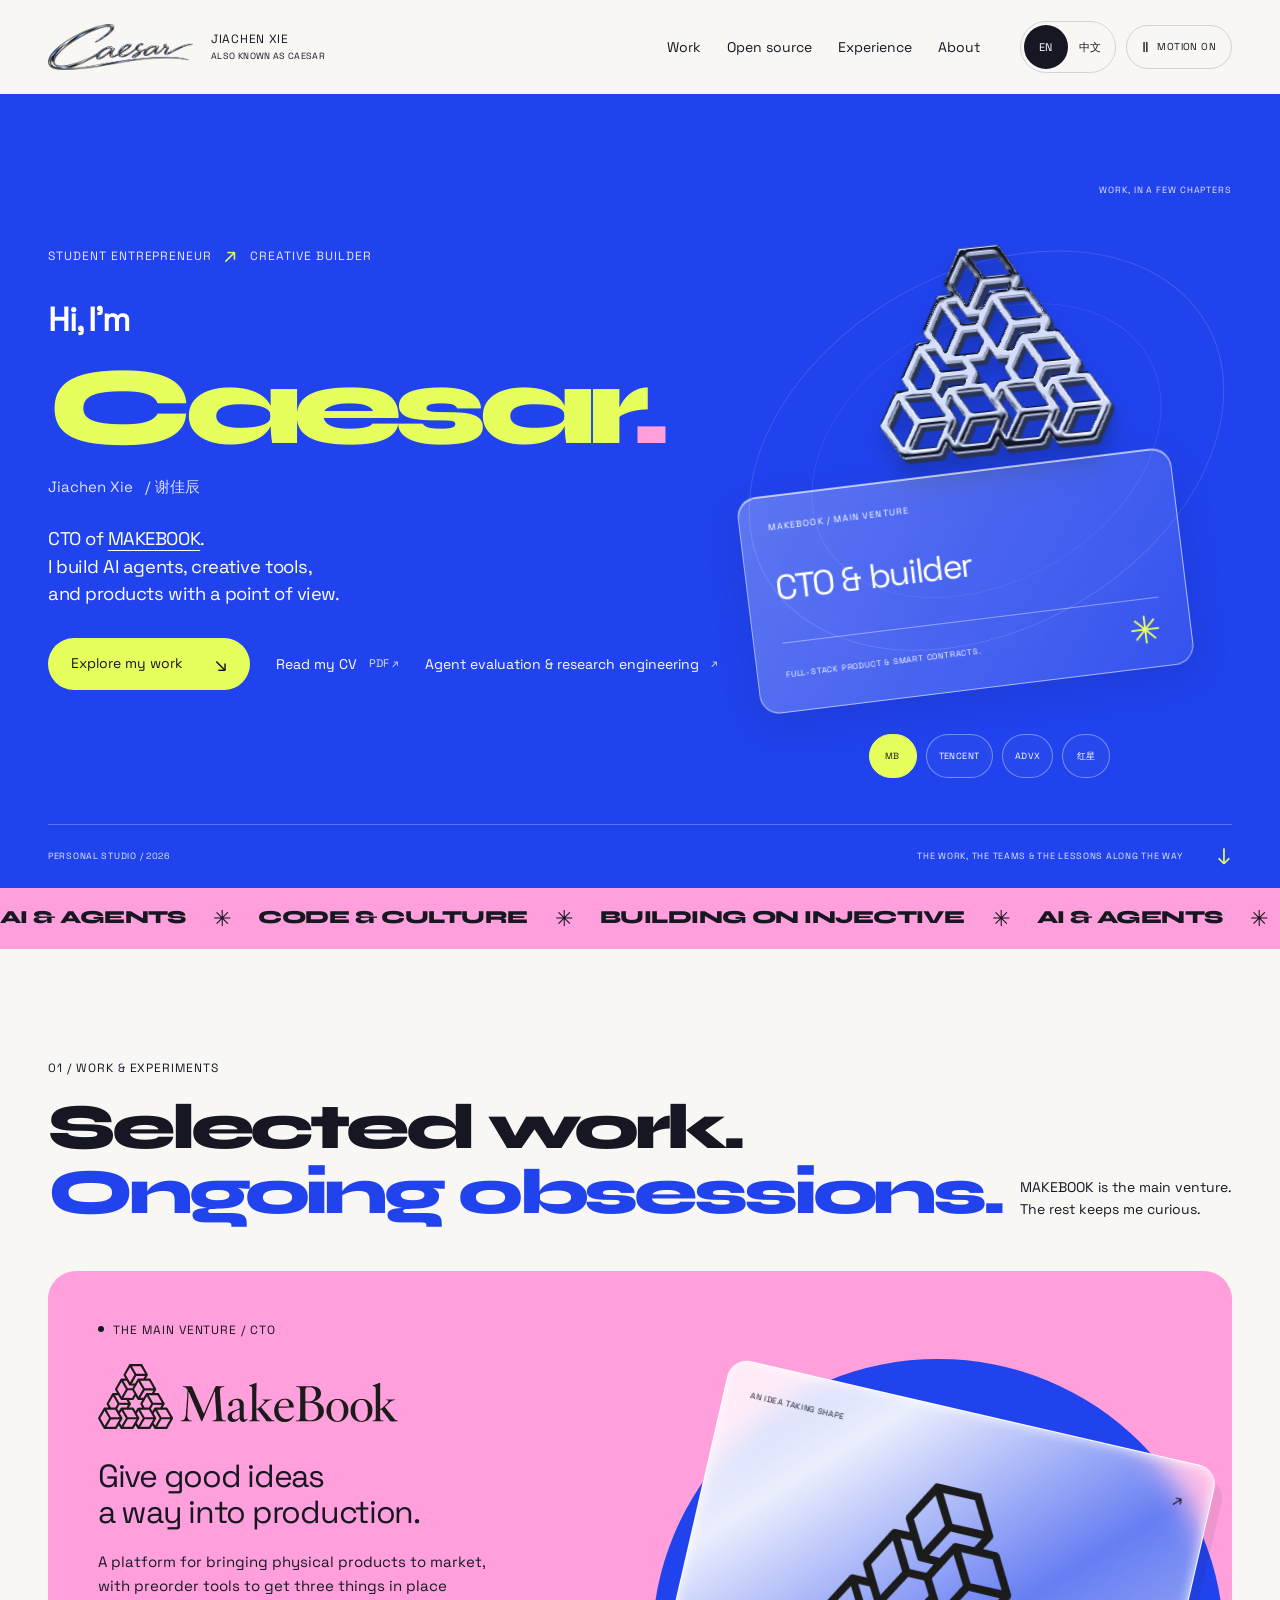
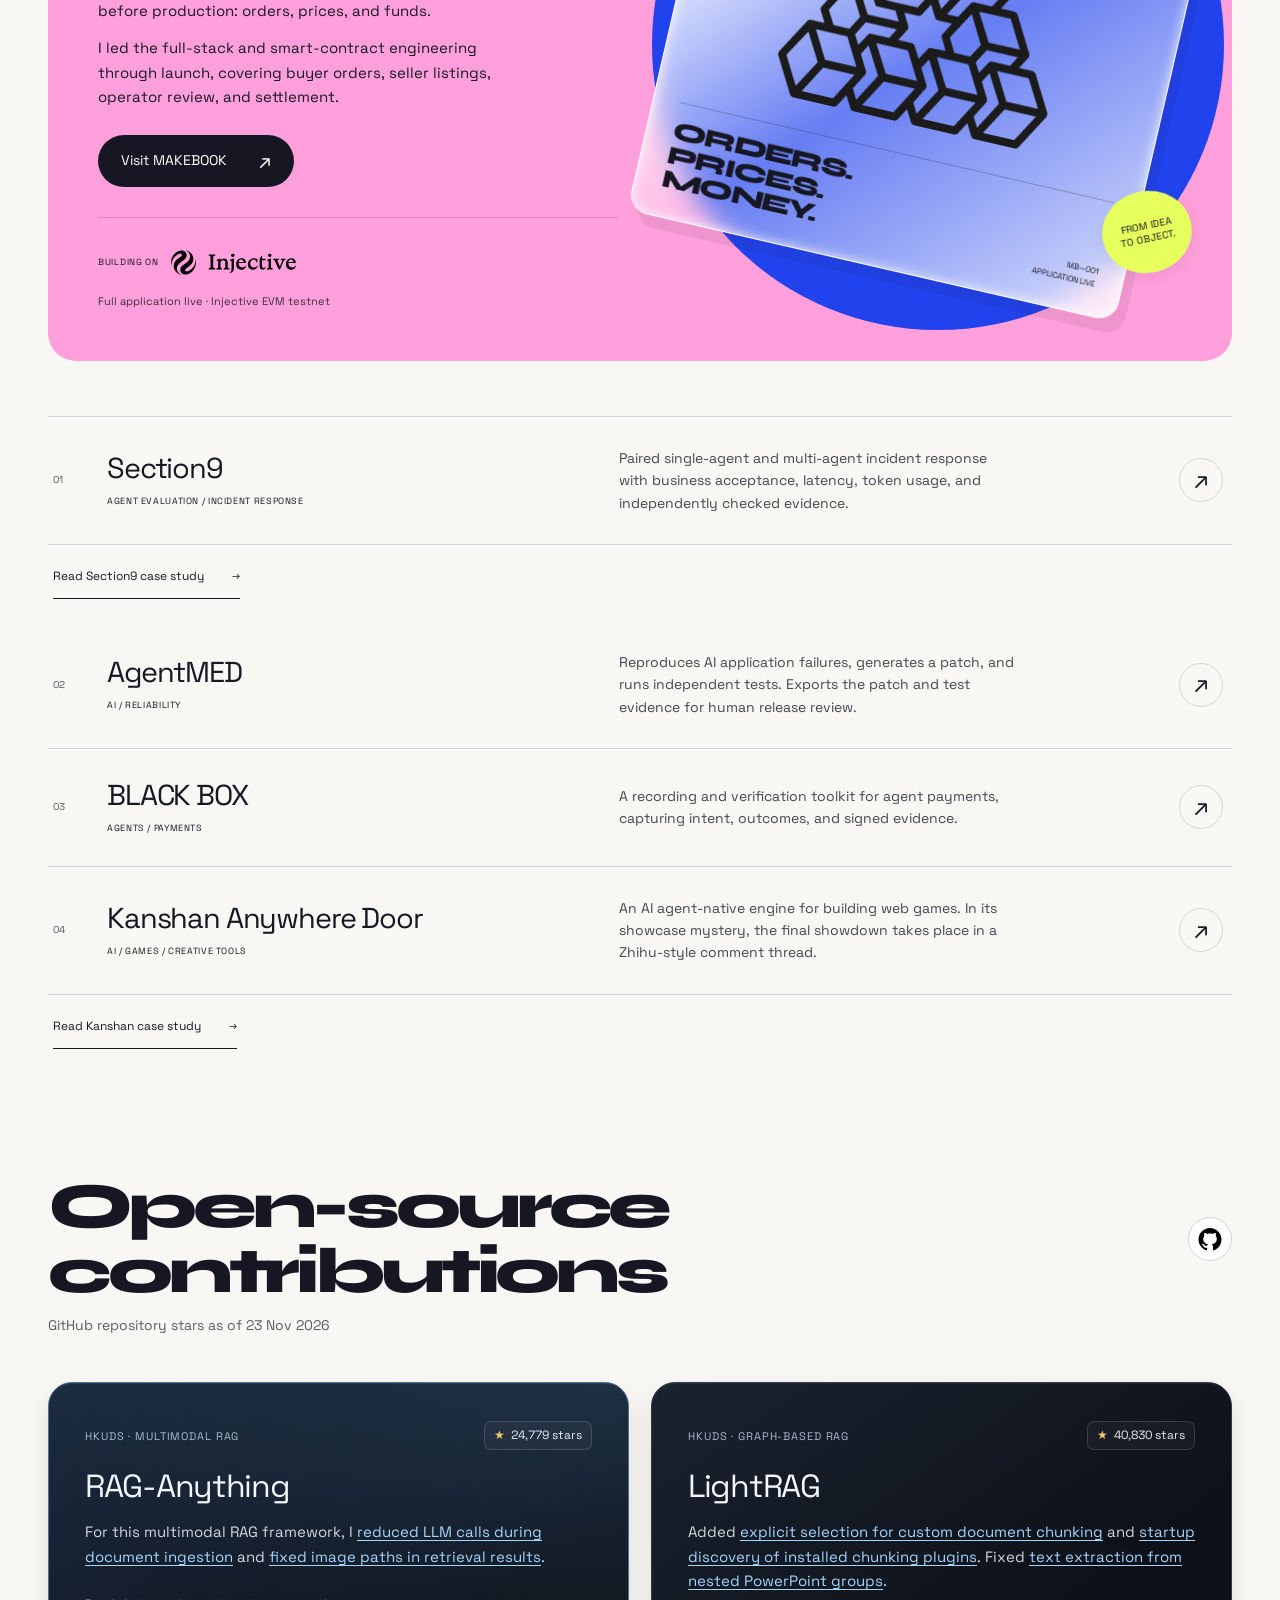
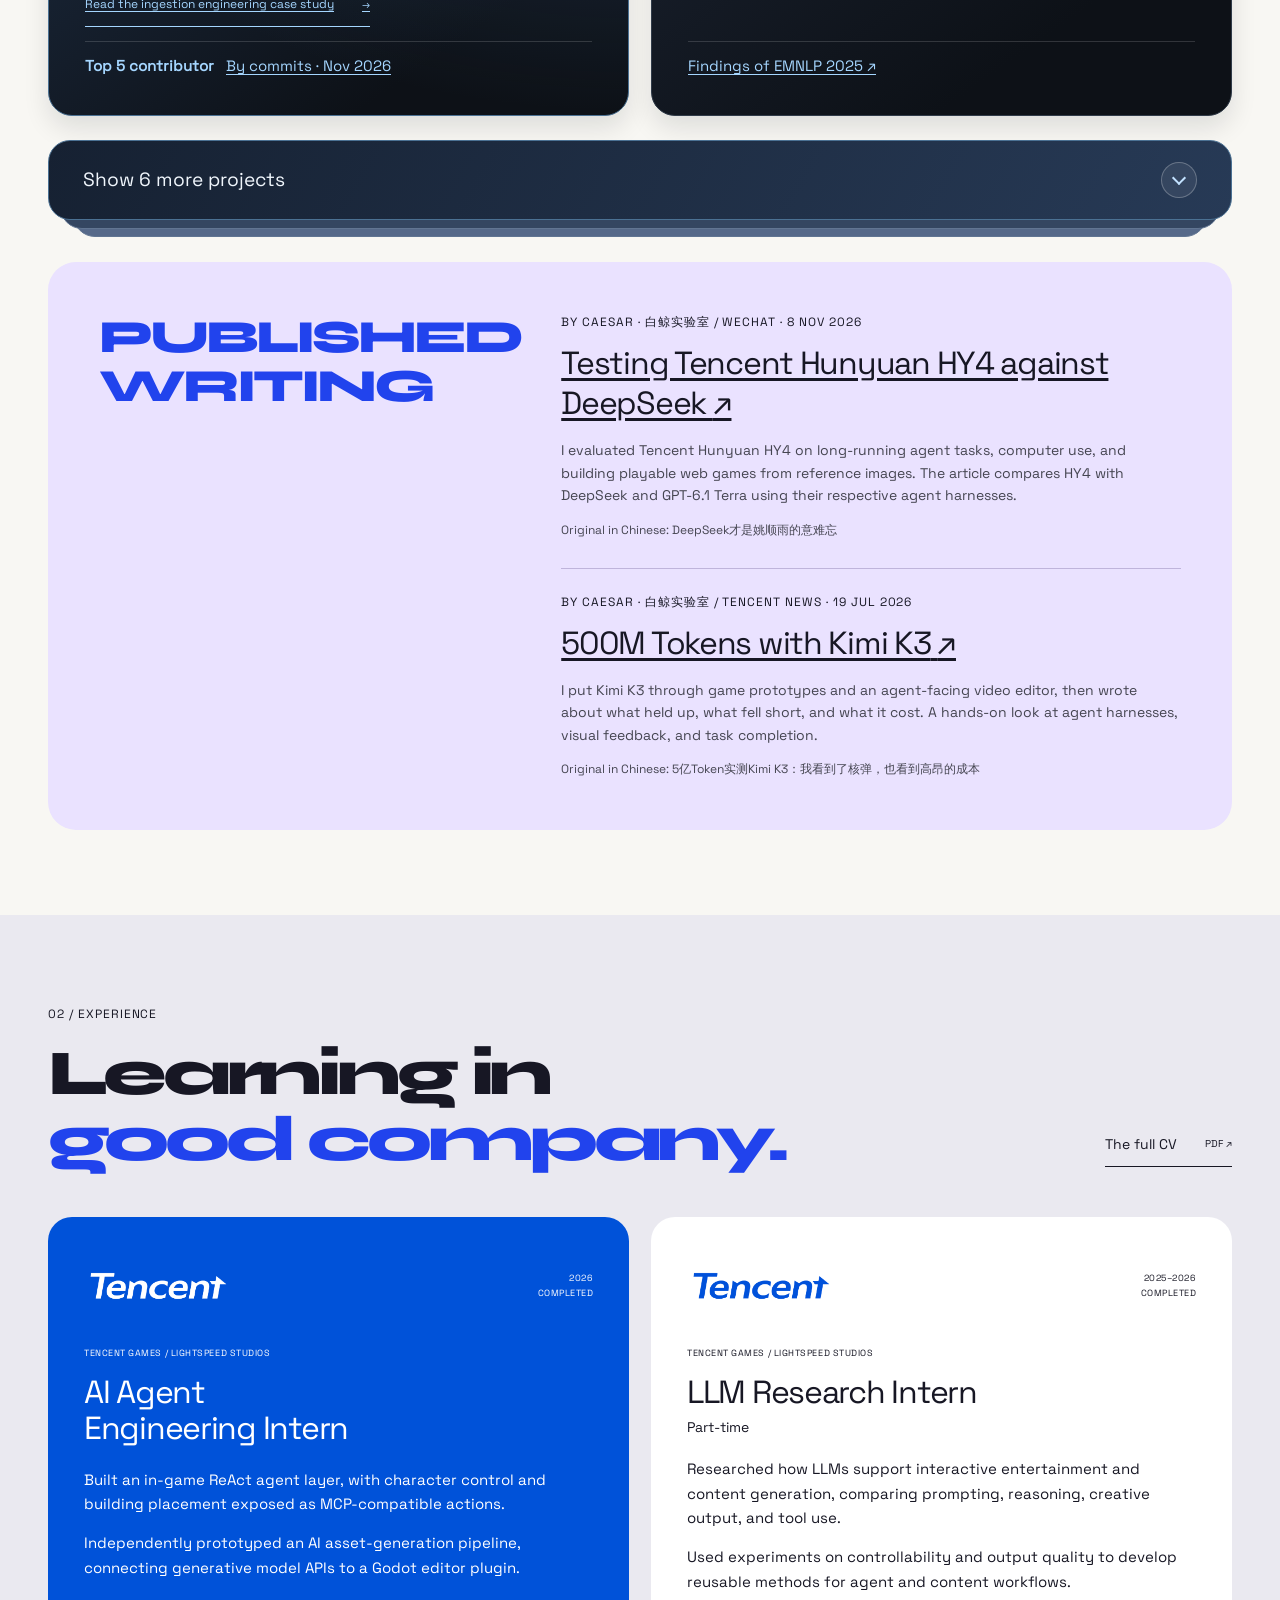
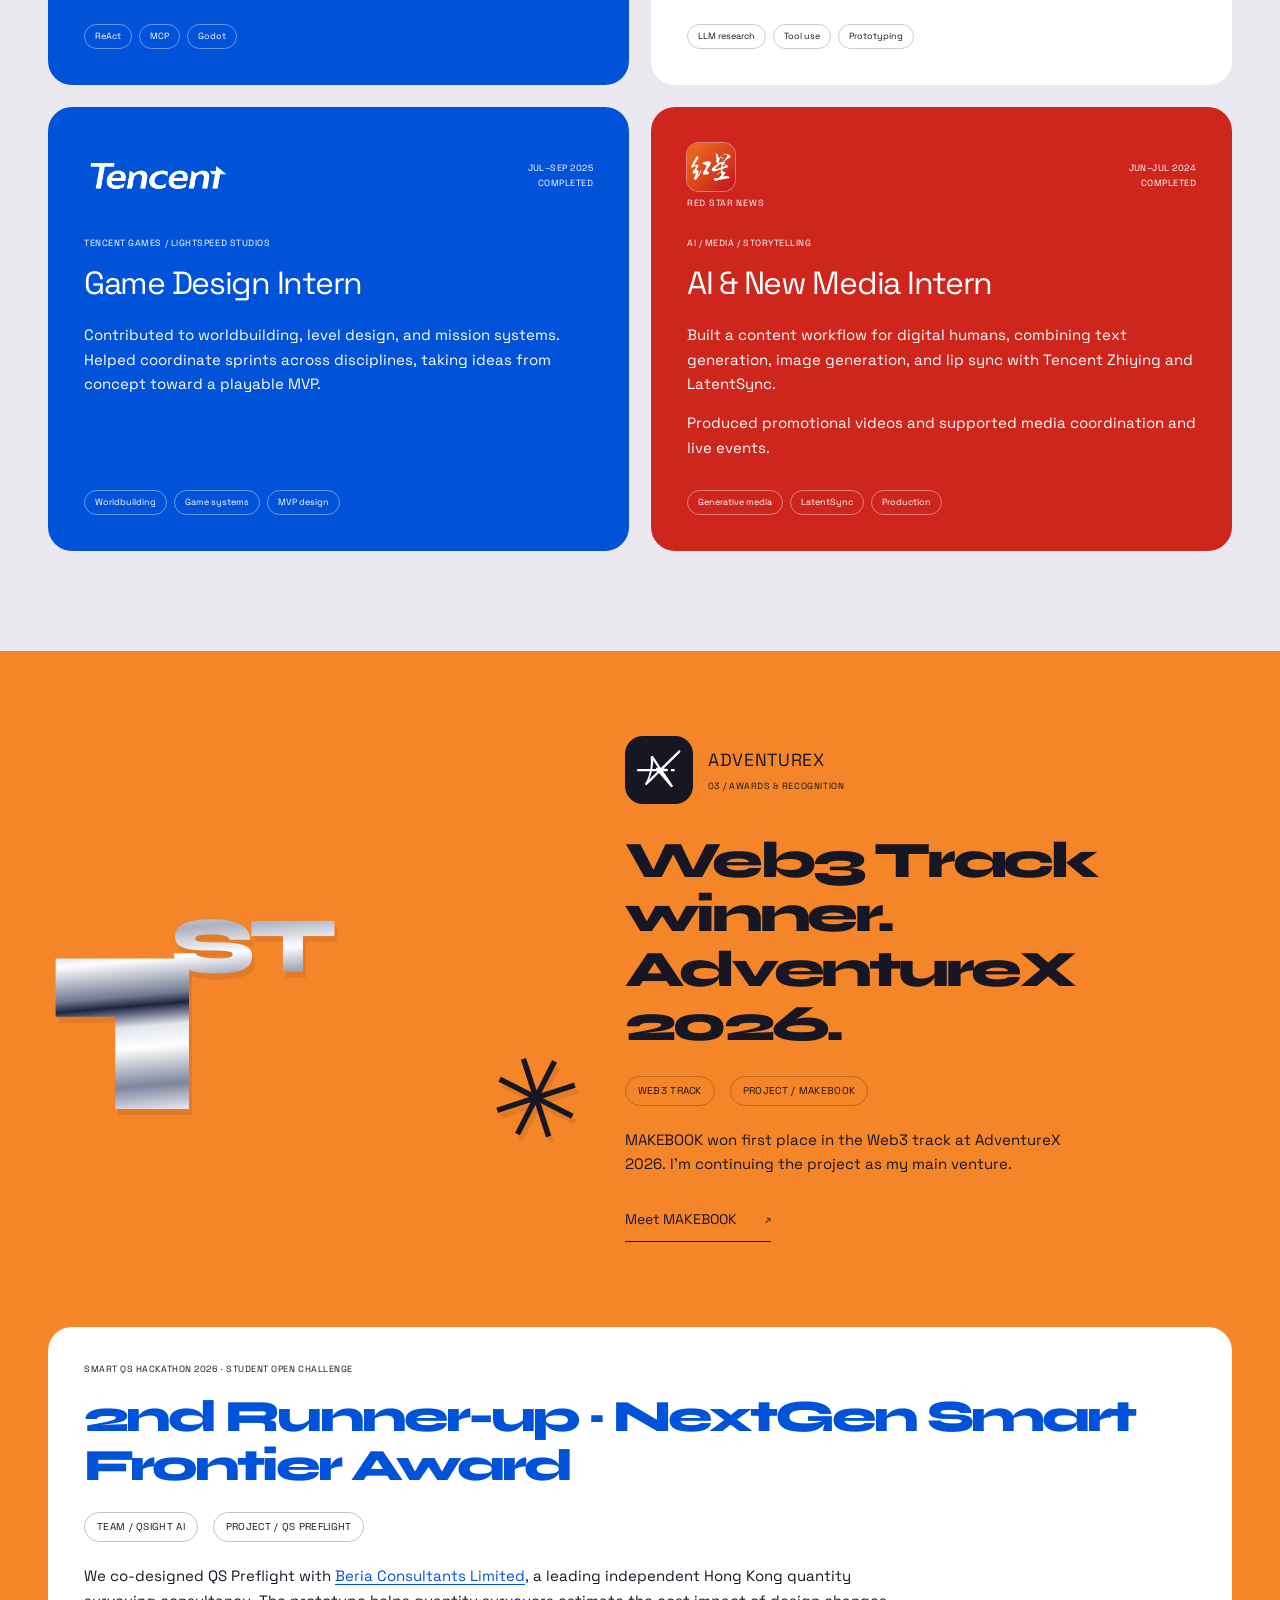
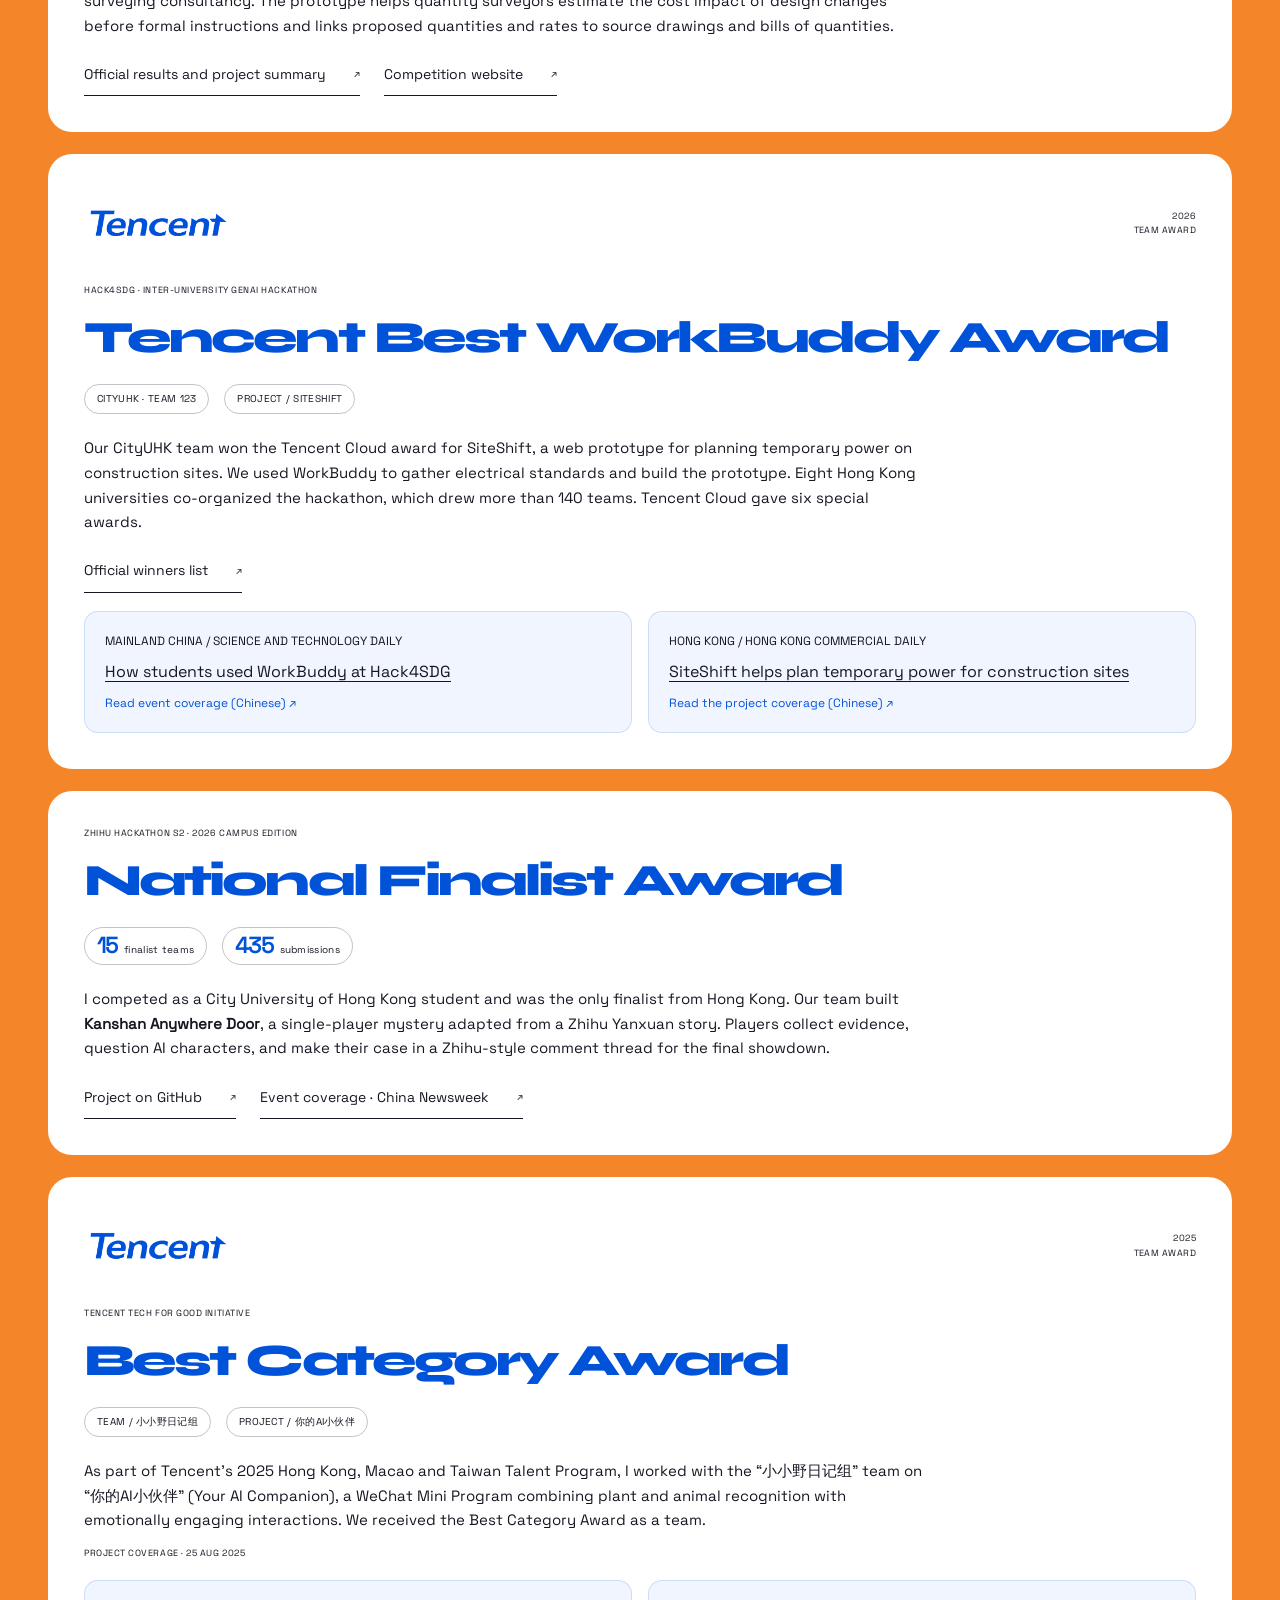
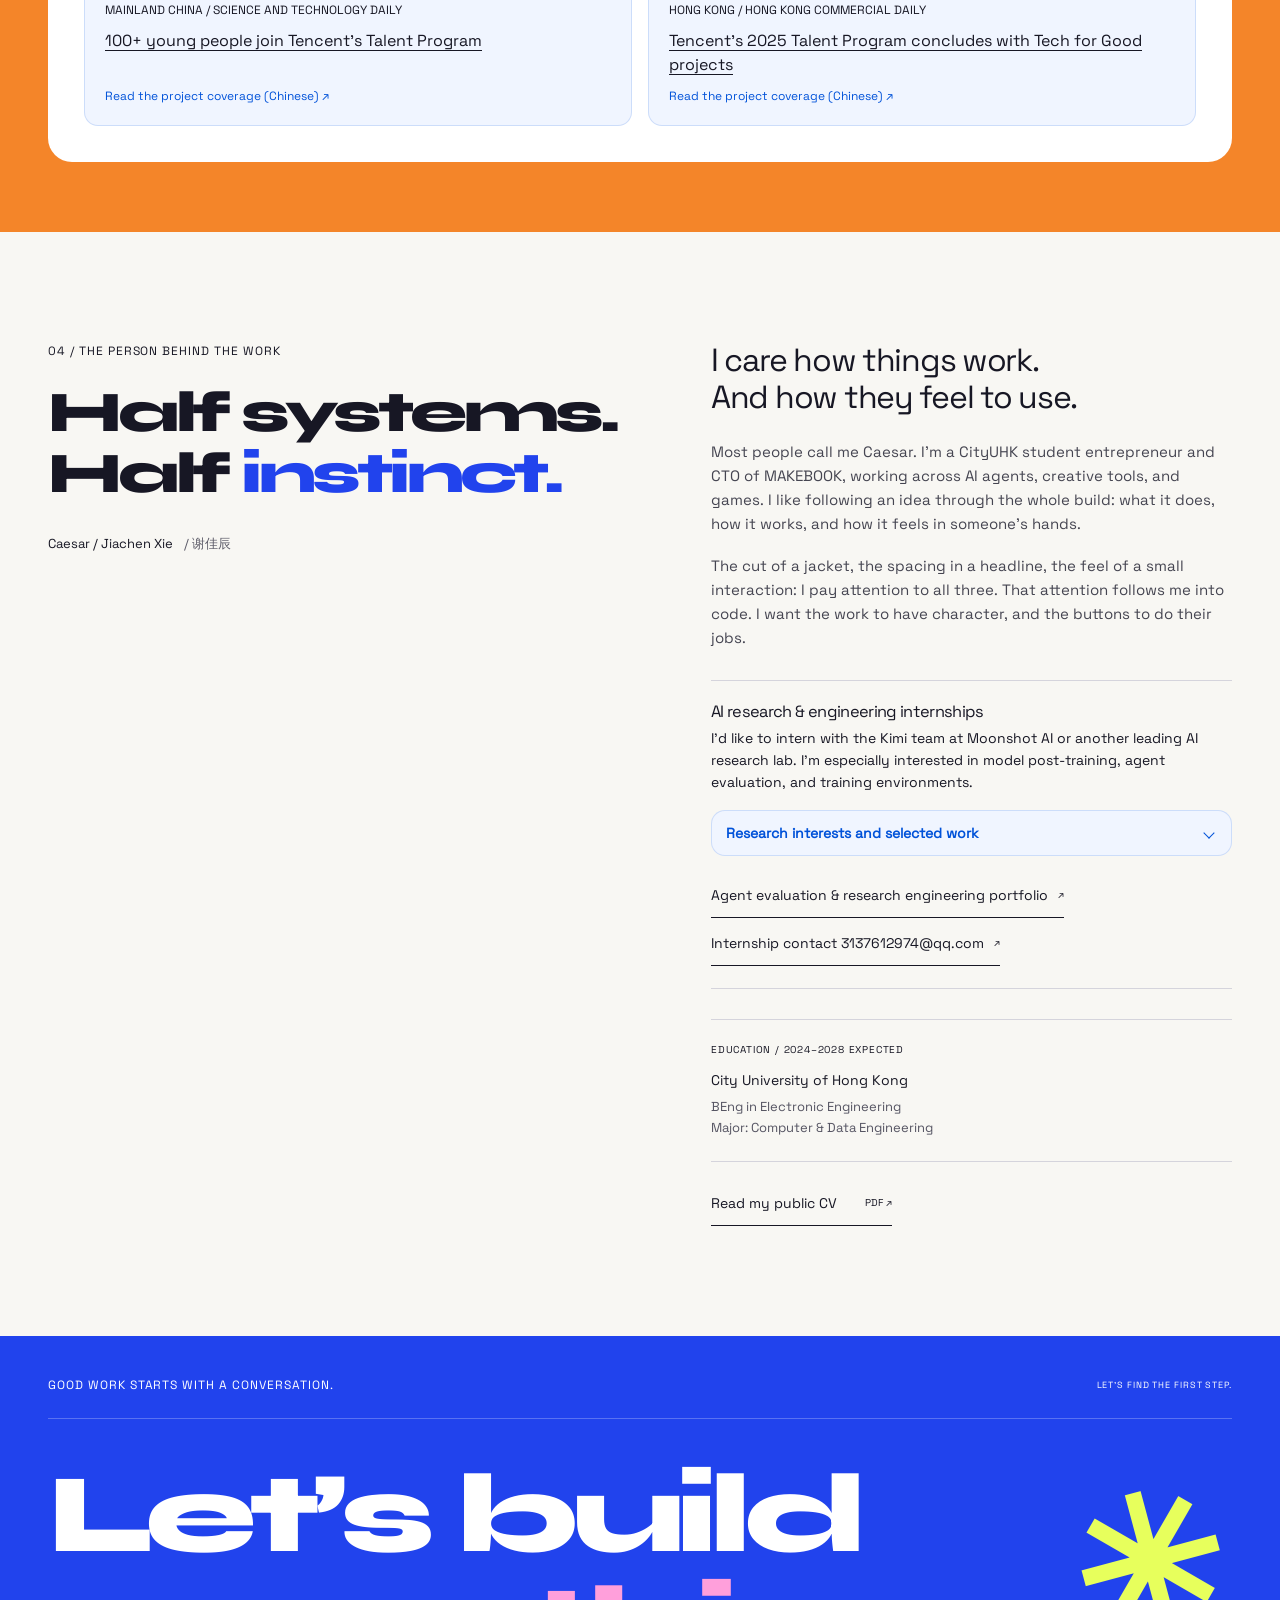
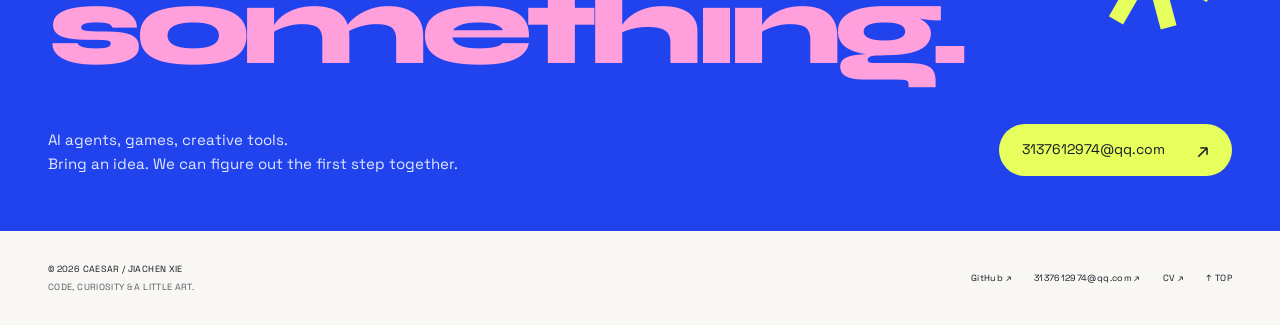
<file: zh/index.html>
<!doctype html>
<html lang="zh-Hans">
<head>
  <meta charset="utf-8">
  <meta name="viewport" content="width=device-width, initial-scale=1">
  <meta name="theme-color" content="#2143ed">
  <meta name="google-site-verification" content="NfV_wQ1p8b_EclNgh9j-dV1jQuPxF62sKeQZvsVd0r0">
  <title data-i18n="page.title">谢佳辰（Caesar）｜大模型 Agent 评测与研究工程</title>
  <meta name="description" data-i18n-content="page.description" content="谢佳辰（Caesar / Jiachen Xie），香港城市大学本科生，曾任腾讯游戏 AI Agent 工程实习生。方向包括 Coding Agent 评测、MCP、Agent Harness 与研究工程实习。">
  <link rel="canonical" href="https://er-s-an.github.io/zh/">
  <link rel="alternate" hreflang="en" href="https://er-s-an.github.io/en/">
  <link rel="alternate" hreflang="zh-Hans" href="https://er-s-an.github.io/zh/">
  <link rel="alternate" hreflang="x-default" href="https://er-s-an.github.io/">
  <meta property="og:title" data-i18n-content="page.title" content="谢佳辰（Caesar）｜大模型 Agent 评测与研究工程">
  <meta property="og:description" data-i18n-content="page.social" content="在真实软件、浏览器和游戏任务中评测大模型 Agent 与 Coding Agent。曾任腾讯游戏 AI Agent 工程实习生，MAKEBOOK CTO，开放研究工程实习机会。">
  <meta property="og:type" content="website">
  <meta property="og:url" content="https://er-s-an.github.io/zh/">
  <meta property="og:locale" content="zh_CN">
  <meta property="og:locale:alternate" content="en_US">
  <meta property="og:image" content="https://er-s-an.github.io/assets/social-card.png">
  <meta property="og:image:width" content="1200">
  <meta property="og:image:height" content="630">
  <meta name="twitter:card" content="summary_large_image">
  <meta name="twitter:creator" content="@Aiyakale">
  <script type="application/ld+json" id="profile-schema">
{
  "@context": "https://schema.org",
  "@type": "ProfilePage",
  "@id": "https://er-s-an.github.io/zh/#profile",
  "url": "https://er-s-an.github.io/zh/",
  "name": "谢佳辰（Caesar）｜大模型 Agent 评测与研究工程",
  "description": "谢佳辰（Caesar / Jiachen Xie），香港城市大学本科生，曾任腾讯游戏 AI Agent 工程实习生。方向包括 Coding Agent 评测、MCP、Agent Harness 与研究工程实习。",
  "inLanguage": "zh-Hans",
  "mainEntity": {
    "@type": "Person",
    "@id": "https://er-s-an.github.io/#person",
    "name": "Jiachen Xie",
    "alternateName": [
      "谢佳辰",
      "Caesar",
      "er-s-an"
    ],
    "url": "https://er-s-an.github.io/",
    "email": "3137612974@qq.com",
    "description": "在真实软件、浏览器和游戏任务中评测大模型 Agent 与 Coding Agent。曾任腾讯游戏 AI Agent 工程实习生，MAKEBOOK CTO，开放研究工程实习机会。",
    "jobTitle": "CTO",
    "worksFor": {
      "@type": "Organization",
      "name": "MAKEBOOK",
      "url": "https://makebook.xyz"
    },
    "affiliation": {
      "@type": "CollegeOrUniversity",
      "name": "City University of Hong Kong",
      "url": "https://www.cityu.edu.hk/"
    },
    "knowsAbout": [
      "LLM agent evaluation",
      "Coding agents",
      "Agent harnesses",
      "Model Context Protocol",
      "ReAct",
      "Tool use",
      "Multi-agent systems",
      "Computer-use evaluation",
      "Multimodal RAG",
      "Game environments"
    ],
    "sameAs": [
      "https://github.com/er-s-an",
      "https://x.com/Aiyakale"
    ]
  }
}
  </script>
  <link rel="icon" href="/assets/favicon.svg" type="image/svg+xml">
  <link rel="preload" href="/assets/fonts/syne-extrabold.ttf" as="font" type="font/ttf" crossorigin>
  <link rel="preload" href="/assets/fonts/space-grotesk-regular.ttf" as="font" type="font/ttf" crossorigin>
  <link rel="preload" href="/assets/caesar-signature.webp" as="image">
  <link rel="preload" href="/assets/metal/caesar.png" as="image">
  <link rel="stylesheet" href="/style.css?v=agent-evaluation-1">
  <script src="/liquid-metal.js?v=mercury-2" defer></script>
  <script src="/i18n.js?v=makebook-live" defer></script>
  <script src="/script.js?v=contribution-deck-3" defer></script>
<script type="application/json" id="english-copy">{"data-i18n:page.title":"Jiachen Xie (Caesar) | LLM Agent Evaluation &amp; Research Engineering","data-i18n-content:page.description":"Jiachen Xie (Caesar), CityUHK undergraduate and former Tencent Games AI Agent Engineering Intern. Coding-agent evaluation, MCP, agent harnesses, and research engineering internships.","data-i18n-content:page.title":"Jiachen Xie (Caesar) | LLM Agent Evaluation & Research Engineering","data-i18n-content:page.social":"LLM agent evaluation and coding agents on real software, browser, and game tasks. Former Tencent Games AI Agent Engineering Intern; MAKEBOOK CTO. Open to research engineering internships.","data-i18n:skip":"Skip to content","data-i18n-aria:label.identity":"Caesar / Jiachen Xie, back to top","data-i18n:identity":"JIACHEN XIE\u003csmall>ALSO KNOWN AS CAESAR\u003c/small>","data-i18n-aria:label.nav":"Main navigation","data-i18n:nav.work":"Work","data-i18n:nav.oss":"Open source","data-i18n:nav.experience":"Experience","data-i18n:nav.about":"About","data-i18n:hero.eyebrow":"STUDENT ENTREPRENEUR \u003cspan aria-hidden=\"true\">↗\u003c/span> CREATIVE BUILDER","data-i18n:hero.greeting":"Hi, I’m","data-i18n:hero.intro":"CTO of \u003ca href=\"https://makebook.xyz\">MAKEBOOK\u003c/a>.\u003cbr>I build AI agents, creative tools,\u003cbr>and products with a point of view.","data-i18n:hero.work":"Explore my work \u003cspan aria-hidden=\"true\">↘\u003c/span>","data-i18n:cv.hero":"Read my CV \u003cspan>PDF ↗\u003c/span>","data-i18n:career.hero":"\u003ca class=\"hero-cv\" href=\"/en/research-engineering/\">Agent evaluation &amp; research engineering \u003cspan aria-hidden=\"true\">↗\u003c/span>\u003c/a>","data-i18n-aria:label.showcase":"Places I have built things, brand showcase","data-i18n:hero.chapters":"WORK, IN A FEW CHAPTERS","data-i18n-aria:label.chapters":"Choose a chapter","data-i18n-aria:label.makebook":"Show MAKEBOOK","data-i18n-aria:label.tencent":"Show Tencent","data-i18n-aria:label.advx":"Show AdventureX","data-i18n-aria:label.redstar":"Show Red Star News","data-i18n:hero.studio":"PERSONAL STUDIO / 2026","data-i18n:hero.more":"THE WORK, THE TEAMS &amp; THE LESSONS ALONG THE WAY \u003cspan aria-hidden=\"true\">↓\u003c/span>","data-i18n-aria:label.marquee":"AI and agents. Code and culture. Building on Injective.","data-i18n:marquee":"AI &amp; AGENTS \u003ci>✳\u003c/i> CODE &amp; CULTURE \u003ci>✳\u003c/i> BUILDING ON INJECTIVE \u003ci>✳\u003c/i>&nbsp;","data-i18n:work.eyebrow":"01 / WORK &amp; EXPERIMENTS","data-i18n:work.title":"Selected work.\u003cbr>\u003cspan class=\"blue-text\">Ongoing obsessions.\u003c/span>","data-i18n:work.aside":"MAKEBOOK is the main venture.\u003cbr>The rest keeps me curious.","data-i18n:makebook.eyebrow":"\u003cspan class=\"status-dot\" aria-hidden=\"true\">\u003c/span> THE MAIN VENTURE / CTO","data-i18n:makebook.lede":"Give good ideas\u003cbr>a way into production.","data-i18n:makebook.description":"A platform for bringing physical products to market, with preorder tools to get three things in place before production: orders, prices, and funds.","data-i18n:makebook.role":"I led the full-stack and smart-contract engineering through launch, covering buyer orders, seller listings, operator review, and settlement.","data-i18n:makebook.visit":"Visit MAKEBOOK \u003cspan aria-hidden=\"true\">↗\u003c/span>","data-i18n:makebook.building":"BUILDING ON","data-i18n:makebook.stage":"Full application live · Injective EVM testnet","data-i18n:makebook.card.top":"AN IDEA TAKING SHAPE","data-i18n:makebook.card.bottom":"ORDERS.\u003cbr>PRICES.\u003cbr>MONEY.","data-i18n:makebook.card.serial":"MB—001\u003cbr>APPLICATION LIVE","data-i18n:makebook.sticker":"FROM IDEA\u003cbr>TO OBJECT.","data-i18n:project.evaluation":"AGENT EVALUATION / INCIDENT RESPONSE","data-i18n:section9.description":"Paired single-agent and multi-agent incident response with business acceptance, latency, token usage, and independently checked evidence.","data-i18n:section9.case":"\u003ca class=\"text-link\" href=\"/en/work/section9/\">Read Section9 case study \u003cspan aria-hidden=\"true\">→\u003c/span>\u003c/a>","data-i18n:project.reliability":"AI / RELIABILITY","data-i18n:agentmed.description":"Reproduces AI application failures, generates a patch, and runs independent tests. Exports the patch and test evidence for human release review.","data-i18n:project.payments":"AGENTS / PAYMENTS","data-i18n:blackbox.description":"A recording and verification toolkit for agent payments, capturing intent, outcomes, and signed evidence.","data-i18n:kanshan.title":"Kanshan Anywhere Door","data-i18n:project.games":"AI / GAMES / CREATIVE TOOLS","data-i18n:kanshan.description":"An AI agent-native engine for building web games. In its showcase mystery, the final showdown takes place in a Zhihu-style comment thread.","data-i18n:kanshan.case":"\u003ca class=\"text-link\" href=\"/en/work/kanshan/\">Read Kanshan case study \u003cspan aria-hidden=\"true\">→\u003c/span>\u003c/a>","data-i18n:oss.heading":"Open-source contributions","data-i18n-aria:label.githubProfile":"Jiachen Xie on GitHub","data-i18n:oss.snapshot":"GitHub repository stars as of \u003ctime datetime=\"2026-11-23\">23 Nov 2026\u003c/time>","data-i18n:oss.ragContext":"HKUDS · Multimodal RAG","data-i18n:oss.ragAnything":"For this multimodal RAG framework, I \u003ca href=\"https://github.com/HKUDS/RAG-Anything/pull/453\">reduced LLM calls during document ingestion\u003c/a> and \u003ca href=\"https://github.com/HKUDS/RAG-Anything/pull/445\">fixed image paths in retrieval results\u003c/a>.","data-i18n:oss.ragCase":"\u003ca class=\"text-link\" href=\"/en/work/rag-anything-ingestion/\">Read the ingestion engineering case study \u003cspan aria-hidden=\"true\">→\u003c/span>\u003c/a>","data-i18n:oss.rank":"\u003cstrong>Top 5 contributor\u003c/strong>\u003ca href=\"https://github.com/HKUDS/RAG-Anything/graphs/contributors\">By commits · Nov 2026\u003c/a>","data-i18n:oss.lightRagContext":"HKUDS · Graph-based RAG","data-i18n:oss.lightRag":"Added \u003ca href=\"https://github.com/HKUDS/LightRAG/pull/3665\">explicit selection for custom document chunking\u003c/a> and \u003ca href=\"https://github.com/HKUDS/LightRAG/pull/3869\">startup discovery of installed chunking plugins\u003c/a>. Fixed \u003ca href=\"https://github.com/HKUDS/LightRAG/pull/3865\">text extraction from nested PowerPoint groups\u003c/a>.","data-i18n:oss.expand":"Show 6 more projects","data-i18n:oss.collapse":"Show fewer projects","data-i18n:oss.hermesContext":"Nous Research · Extensible AI agent","data-i18n:oss.hermes":"Built \u003ca href=\"https://github.com/er-s-an/recalllayer\">RecallLayer\u003c/a>, a local-first agent memory provider, and \u003ca href=\"https://github.com/NousResearch/hermes-agent/pull/152355\">added it to the Hermes community plugin catalog\u003c/a>.","data-i18n:oss.doclingContext":"Docling Project · Document conversion","data-i18n:oss.docling":"Fixed HTML conversion so partial formatting and links \u003ca href=\"https://github.com/docling-project/docling/pull/4670\">no longer spill over to whole headings or captions\u003c/a>. Restored \u003ca href=\"https://github.com/docling-project/docling/pull/4669\">custom CSS list markers\u003c/a> during reimport.","data-i18n:oss.cliContext":"HKUDS · CLI tools for AI agents","data-i18n:oss.cli":"Fixed the Inkscape CLI integration to \u003ca href=\"https://github.com/HKUDS/CLI-Anything/pull/442\">render generated stars as standard SVG paths\u003c/a>.","data-i18n:oss.nanobotContext":"HKUDS · Lightweight personal AI agent","data-i18n:oss.nanobot":"Recorded when the \u003ca href=\"https://github.com/HKUDS/nanobot/pull/6346\">agent reached its tool-iteration limit\u003c/a> so the next turn treats unfinished work as stopped and can still honor an explicit retry.","data-i18n:oss.vibeContext":"HKUDS · AI trading agent","data-i18n:oss.vibeTrading":"Made \u003ca href=\"https://github.com/HKUDS/Vibe-Trading/pull/1129\">tool registration failures visible\u003c/a> at startup and explained why individual tools were unavailable.","data-i18n:oss.llmContext":"simonw · LLM command-line tools","data-i18n:oss.llm":"Fixed \u003ca href=\"https://github.com/simonw/llm/pull/1761\">duplicate toolbox initialization\u003c/a> when several tools are bound to one instance. Failed initialization can still be retried.","data-i18n:writing.eyebrow":"PUBLISHED WRITING","data-i18n:writing.hy4.metadata":"BY CAESAR · 白鲸实验室 / WECHAT · \u003ctime datetime=\"2026-11-08\">8 NOV 2026\u003c/time>","data-i18n:writing.hy4.title":"Testing Tencent Hunyuan HY4 against DeepSeek","data-i18n:writing.hy4.description":"I evaluated Tencent Hunyuan HY4 on long-running agent tasks, computer use, and building playable web games from reference images. The article compares HY4 with DeepSeek and GPT-6.1 Terra using their respective agent harnesses.","data-i18n:writing.hy4.source":"Original in Chinese: \u003cspan lang=\"zh-Hans\">DeepSeek才是姚顺雨的意难忘\u003c/span>","data-i18n:writing.metadata":"BY CAESAR · 白鲸实验室 / TENCENT NEWS · \u003ctime datetime=\"2026-07-19\">19 JUL 2026\u003c/time>","data-i18n:writing.title":"500M Tokens with Kimi K3","data-i18n:writing.description":"I put Kimi K3 through game prototypes and an agent-facing video editor, then wrote about what held up, what fell short, and what it cost. A hands-on look at agent harnesses, visual feedback, and task completion.","data-i18n:writing.source":"Original in Chinese: \u003cspan lang=\"zh-Hans\">5亿Token实测Kimi K3：我看到了核弹，也看到高昂的成本\u003c/span>","data-i18n:experience.eyebrow":"02 / EXPERIENCE","data-i18n:experience.title":"Learning in\u003cbr>\u003cspan class=\"blue-text\">good company.\u003c/span>","data-i18n:cv.full":"The full CV \u003cspan>PDF ↗\u003c/span>","data-i18n:experience.2026":"2026\u003cbr>COMPLETED","data-i18n:tencent.department":"TENCENT GAMES / LIGHTSPEED STUDIOS","data-i18n:tencent.agent.title":"AI Agent\u003cbr>Engineering Intern","data-i18n:tencent.agent.actions":"Built an in-game ReAct agent layer, with character control and building placement exposed as MCP-compatible actions.","data-i18n:tencent.agent.assets":"Independently prototyped an AI asset-generation pipeline, connecting generative model APIs to a Godot editor plugin.","data-i18n:experience.2025":"2025–2026\u003cbr>COMPLETED","data-i18n:tencent.research.title":"LLM Research Intern\u003cspan class=\"role-note\">Part-time\u003c/span>","data-i18n:tencent.research.explore":"Researched how LLMs support interactive entertainment and content generation, comparing prompting, reasoning, creative output, and tool use.","data-i18n:tencent.research.methods":"Used experiments on controllability and output quality to develop reusable methods for agent and content workflows.","data-i18n:tag.research":"LLM research","data-i18n:tag.tools":"Tool use","data-i18n:tag.prototype":"Prototyping","data-i18n:experience.game.date":"JUL–SEP 2025\u003cbr>COMPLETED","data-i18n:tencent.game.title":"Game Design Intern","data-i18n:tencent.game.description":"Contributed to worldbuilding, level design, and mission systems. Helped coordinate sprints across disciplines, taking ideas from concept toward a playable MVP.","data-i18n:tag.worldbuilding":"Worldbuilding","data-i18n:tag.game":"Game systems","data-i18n:tag.mvp":"MVP design","data-i18n:redstar.name":"RED STAR NEWS","data-i18n:experience.media.date":"JUN–JUL 2024\u003cbr>COMPLETED","data-i18n:redstar.department":"AI / MEDIA / STORYTELLING","data-i18n:redstar.title":"AI &amp; New Media Intern","data-i18n:redstar.workflow":"Built a content workflow for digital humans, combining text generation, image generation, and lip sync with Tencent Zhiying and LatentSync.","data-i18n:redstar.production":"Produced promotional videos and supported media coordination and live events.","data-i18n:tag.media":"Generative media","data-i18n:tag.production":"Production","data-i18n-aria:label.awards":"Awards & recognition","data-i18n:award.suffix":"ST","data-i18n-aria:label.advxsite":"AdventureX official website","data-i18n:award.eyebrow":"03 / AWARDS &amp; RECOGNITION","data-i18n:award.title":"Web3 Track winner.\u003cbr>AdventureX 2026.","data-i18n:award.track":"WEB3 TRACK","data-i18n:award.project":"PROJECT / MAKEBOOK","data-i18n:award.description":"MAKEBOOK won first place in the Web3 track at AdventureX 2026. I’m continuing the project as my main venture.","data-i18n:award.visit":"Meet MAKEBOOK \u003cspan aria-hidden=\"true\">↗\u003c/span>","data-i18n:smartQsAward.program":"SMART QS HACKATHON 2026 · STUDENT OPEN CHALLENGE","data-i18n:smartQsAward.title":"2nd Runner-up · NextGen Smart Frontier Award","data-i18n:smartQsAward.team":"TEAM / QSIGHT AI","data-i18n:smartQsAward.project":"PROJECT / QS PREFLIGHT","data-i18n:smartQsAward.description":"We co-designed QS Preflight with \u003ca href=\"https://beria.com.hk/about/\">Beria Consultants Limited\u003c/a>, a leading independent Hong Kong quantity surveying consultancy. The prototype helps quantity surveyors estimate the cost impact of design changes before formal instructions and links proposed quantities and rates to source drawings and bills of quantities.","data-i18n:smartQsAward.results":"Official results and project summary \u003cspan aria-hidden=\"true\">↗\u003c/span>","data-i18n:smartQsAward.official":"Competition website \u003cspan aria-hidden=\"true\">↗\u003c/span>","data-i18n:workbuddyAward.date":"2026\u003cbr>TEAM AWARD","data-i18n:workbuddyAward.program":"HACK4SDG · INTER-UNIVERSITY GENAI HACKATHON","data-i18n:workbuddyAward.team":"CITYUHK · TEAM 123","data-i18n:workbuddyAward.project":"PROJECT / SITESHIFT","data-i18n:workbuddyAward.description":"Our CityUHK team won the Tencent Cloud award for SiteShift, a web prototype for planning temporary power on construction sites. We used WorkBuddy to gather electrical standards and build the prototype. Eight Hong Kong universities co-organized the hackathon, which drew more than 140 teams. Tencent Cloud gave six special awards.","data-i18n:workbuddyAward.official":"Official winners list \u003cspan aria-hidden=\"true\">↗\u003c/span>","data-i18n:tencentAward.mainland":"MAINLAND CHINA / SCIENCE AND TECHNOLOGY DAILY","data-i18n:workbuddyAward.mainlandTitle":"How students used WorkBuddy at Hack4SDG","data-i18n:workbuddyAward.eventCoverage":"Read event coverage (Chinese) ↗","data-i18n:tencentAward.hk":"HONG KONG / HONG KONG COMMERCIAL DAILY","data-i18n:workbuddyAward.hkTitle":"SiteShift helps plan temporary power for construction sites","data-i18n:tencentAward.read":"Read the project coverage (Chinese) ↗","data-i18n:zhihuS2Award.program":"ZHIHU HACKATHON S2 · 2026 CAMPUS EDITION","data-i18n:zhihuS2Award.title":"National Finalist Award","data-i18n:zhihuS2Award.finalists":"\u003cstrong>15\u003c/strong> finalist teams","data-i18n:zhihuS2Award.submissions":"\u003cstrong>435\u003c/strong> submissions","data-i18n:zhihuS2Award.description":"I competed as a City University of Hong Kong student and was the only finalist from Hong Kong. Our team built \u003cstrong>Kanshan Anywhere Door\u003c/strong>, a single-player mystery adapted from a Zhihu Yanxuan story. Players collect evidence, question AI characters, and make their case in a Zhihu-style comment thread for the final showdown.","data-i18n:zhihuS2Award.code":"Project on GitHub \u003cspan aria-hidden=\"true\">↗\u003c/span>","data-i18n:zhihuS2Award.coverage":"Event coverage · China Newsweek \u003cspan aria-hidden=\"true\">↗\u003c/span>","data-i18n:tencentAward.date":"2025\u003cbr>TEAM AWARD","data-i18n:tencentAward.program":"TENCENT TECH FOR GOOD INITIATIVE","data-i18n:tencentAward.team":"TEAM / 小小野日记组","data-i18n:tencentAward.project":"PROJECT / 你的AI小伙伴","data-i18n:tencentAward.description":"As part of Tencent’s 2025 Hong Kong, Macao and Taiwan Talent Program, I worked with the “小小野日记组” team on “你的AI小伙伴” (Your AI Companion), a WeChat Mini Program combining plant and animal recognition with emotionally engaging interactions. We received the Best Category Award as a team.","data-i18n:tencentAward.press":"PROJECT COVERAGE · \u003ctime datetime=\"2025-08-25\">25 AUG 2025\u003c/time>","data-i18n:tencentAward.mainlandTitle":"100+ young people join Tencent’s Talent Program","data-i18n:tencentAward.hkTitle":"Tencent’s 2025 Talent Program concludes with Tech for Good projects","data-i18n:about.eyebrow":"04 / THE PERSON BEHIND THE WORK","data-i18n:about.title":"Half systems.\u003cbr>Half \u003cspan class=\"blue-text\">instinct.\u003c/span>","data-i18n:about.lede":"I care how things work.\u003cbr>And how they feel to use.","data-i18n:about.bio":"Most people call me Caesar. I’m a CityUHK student entrepreneur and CTO of MAKEBOOK, working across AI agents, creative tools, and games. I like following an idea through the whole build: what it does, how it works, and how it feels in someone’s hands.","data-i18n:about.taste":"The cut of a jacket, the spacing in a headline, the feel of a small interaction: I pay attention to all three. That attention follows me into code. I want the work to have character, and the buttons to do their jobs.","data-i18n:career.title":"AI research &amp; engineering internships","data-i18n:career.description":"I’d like to intern with the Kimi team at Moonshot AI or another leading AI research lab. I’m especially interested in model post-training, agent evaluation, and training environments.","data-i18n:career.details":"Research interests and selected work","data-i18n:career.interests":"I’m looking for Research Engineer Intern or AI Agent Engineering Intern roles. I’d like to build executable tasks and evaluation criteria for coding agents, particularly for web and game development. I’m open to any location and can adjust my studies for the right internship.","data-i18n:career.evalTitle":"LLM agent evaluation and computer use","data-i18n:career.eval":"In my \u003ca href=\"#kimi-k3-review\">Kimi K3 evaluation\u003c/a>, I used game prototypes and video editing tasks to examine task completion, visual feedback, and token cost. My \u003ca href=\"#hy4-review\">Hunyuan HY4 evaluation\u003c/a> tested long-horizon computer use and whether a model could turn a reference image into a playable web game.","data-i18n:career.harnessTitle":"Agent harnesses and tool calling","data-i18n:career.harness":"At \u003ca href=\"#experience\">Tencent Games LIGHTSPEED STUDIOS\u003c/a>, I built an in-game ReAct agent layer with MCP-compatible actions. I also independently prototyped a Godot editor plugin that connects generative model APIs to the game asset workflow.","data-i18n:career.environmentTitle":"Web and game environments","data-i18n:career.environment":"For \u003ca href=\"#zhihu-s2-award\">Kanshan Anywhere Door\u003c/a>, our team built a story-to-game compiler with structured validation and an interactive runtime with deterministic game rules. The project reached the national finals of Zhihu Hackathon S2.","data-i18n:career.ossTitle":"Open-source multimodal RAG","data-i18n:career.oss":"My \u003ca href=\"#open-source\">RAG-Anything and LightRAG contributions\u003c/a> reduced model calls during document ingestion and added discovery of installed custom chunking plugins.","data-i18n:career.profile":"\u003ca class=\"text-link\" href=\"/en/research-engineering/\">Agent evaluation &amp; research engineering portfolio \u003cspan aria-hidden=\"true\">↗\u003c/span>\u003c/a>","data-i18n:career.contact":"Internship contact 3137612974@qq.com \u003cspan aria-hidden=\"true\">↗\u003c/span>","data-i18n:education.dates":"EDUCATION / 2024–2028 EXPECTED","data-i18n:education.school":"City University of Hong Kong","data-i18n:education.degree":"BEng in Electronic Engineering\u003cbr>Major: Computer &amp; Data Engineering","data-i18n:cv.public":"Read my public CV \u003cspan>PDF ↗\u003c/span>","data-i18n:contact.eyebrow":"GOOD WORK STARTS WITH A CONVERSATION.","data-i18n:contact.aside":"LET’S FIND THE FIRST STEP.","data-i18n:contact.title":"Let’s build\u003cbr>\u003cspan>something.\u003c/span>\u003cspan class=\"contact-star\" aria-hidden=\"true\">✳\u003c/span>","data-i18n:contact.description":"AI agents, games, creative tools.\u003cbr>Bring an idea. We can figure out the first step together.","data-i18n:contact.hello":"3137612974@qq.com \u003cspan aria-hidden=\"true\">↗\u003c/span>","data-i18n:footer.tagline":"CODE, CURIOSITY &amp; A LITTLE ART.","data-i18n:footer.cv":"CV ↗","data-i18n:footer.top":"↑ TOP","data-i18n-aria:label.top":"Back to top"}</script>
</head>
<body id="top">
  <svg class="material-defs" aria-hidden="true" width="0" height="0"><defs>
    <linearGradient id="liquid-chrome" x1="0" y1="0" x2="80" y2="400" gradientUnits="userSpaceOnUse" spreadMethod="reflect"><stop offset="0" stop-color="#f8fcff"/><stop offset=".12" stop-color="#798aaf"/><stop offset=".22" stop-color="#fdfefe"/><stop offset=".34" stop-color="#18274e"/><stop offset=".39" stop-color="#eef5ff"/><stop offset=".47" stop-color="#b9c7e3"/><stop offset=".53" stop-color="#fff"/><stop offset=".57" stop-color="#253452"/><stop offset=".68" stop-color="#aabbd9"/><stop offset=".8" stop-color="#fff"/><stop offset=".9" stop-color="#c4a5cf"/><stop offset="1" stop-color="#657ba8"/></linearGradient>
    <filter id="chrome-bevel" x="-20%" y="-30%" width="140%" height="160%" color-interpolation-filters="sRGB"><feGaussianBlur in="SourceAlpha" stdDeviation="2" result="bump"/><feSpecularLighting in="bump" surfaceScale="5" specularConstant="1.3" specularExponent="24" lighting-color="#fff" result="light"><fePointLight x="100" y="-150" z="300"/></feSpecularLighting><feComposite in="light" in2="SourceAlpha" operator="in" result="shine"/><feComposite in="SourceGraphic" in2="shine" operator="arithmetic" k1="0" k2="1" k3=".7" k4="0"/><feDropShadow dx="0" dy="7" stdDeviation="5" flood-color="#061849" flood-opacity=".4"/></filter>
    <filter id="redstar-ink" color-interpolation-filters="sRGB"><feColorMatrix type="matrix" values="-6 0 0 0 5.6 -6 0 0 0 5.6 -6 0 0 0 5.6 0 0 0 1 0"/></filter>
    <mask id="brand-makebook" style="mask-type:alpha"><image href="/assets/brands/makebook-mark.svg" x="170" y="60" width="260" height="250"/></mask>
    <mask id="brand-tencent" style="mask-type:alpha"><image href="/assets/brands/tencent-white.png" x="30" y="60" width="540" height="270"/></mask>
    <mask id="brand-advx" style="mask-type:alpha"><image href="/assets/brands/adventurex.svg" x="160" y="45" width="280" height="280"/></mask>
    <mask id="brand-redstar" style="mask-type:luminance"><image href="/assets/brands/redstar-wordmark.png" x="-734" y="-316" width="2070" height="1034" filter="url(#redstar-ink)"/></mask>
  </defs></svg>
  <div class="brand-intro" aria-hidden="true" hidden>
    <div class="intro-veil"></div>
    <canvas class="intro-liquid" width="1280" height="900"></canvas>
    <div class="intro-logo"><img src="/assets/caesar-signature.webp" width="1400" height="445" alt=""></div>
  </div>
  <a class="skip-link" href="#main" data-i18n="skip">跳到正文</a>
  <header class="site-header wrap">
    <a class="identity" href="#top" aria-label="Caesar / 谢佳辰，回到顶部" data-i18n-aria="label.identity"><img class="monogram" src="/assets/caesar-signature.webp" width="1400" height="445" alt="Caesar"><span data-i18n="identity">谢佳辰<small>也可以叫我 CAESAR</small></span></a>
    <nav aria-label="主导航" data-i18n-aria="label.nav"><a href="#work" data-i18n="nav.work">作品</a><a href="#open-source" data-i18n="nav.oss">开源贡献</a><a href="#experience" data-i18n="nav.experience">经历</a><a href="#about" data-i18n="nav.about">关于我</a></nav>
    <div class="header-controls">
      <div class="language-switch" role="group" aria-label="Language / 语言"><a href="/en/" data-language="en" lang="en" aria-label="English" aria-current="false">EN</a><a href="/zh/" data-language="zh" lang="zh-Hans" aria-label="简体中文" aria-current="page">中文</a></div>
    <button class="motion-button" type="button" aria-pressed="false" aria-label="Pause animations" title="Pause animations" hidden><span class="motion-symbol" aria-hidden="true">Ⅱ</span><span class="motion-label">MOTION ON</span></button>
    </div>
  </header>

  <main id="main">
    <section class="hero" aria-labelledby="hero-title" data-scroll-scene>
      <div class="hero-grid wrap">
        <div class="hero-copy">
          <p class="eyebrow entrance" data-i18n="hero.eyebrow">学生创业者 <span aria-hidden="true">↗</span> 写代码，也做创作</p>
          <h1 id="hero-title"><span class="hero-greeting" data-i18n="hero.greeting">嗨，我是</span><span>Caesar<span class="hero-period">.</span></span></h1><p class="hero-realname">Jiachen Xie <span lang="zh">/ 谢佳辰</span></p>
          <p class="hero-intro entrance" data-i18n="hero.intro"><a href="https://makebook.xyz">MAKEBOOK</a> 的 CTO。<br>做 AI Agent、创作工具，<br>也做有自己性格的产品。</p>
          <div class="hero-actions entrance"><a class="button button-lime" href="#work" data-i18n="hero.work">看看我的作品 <span aria-hidden="true">↘</span></a><a class="hero-cv" href="/cv/Jiachen-Xie-CV.pdf" data-i18n="cv.hero">看看我的简历 <span>英文 PDF ↗</span></a><span class="hero-career-link" data-i18n="career.hero"><a class="hero-cv" href="/zh/research-engineering/">Agent 评测与研究工程 <span aria-hidden="true">↗</span></a></span></div>
        </div>
        <div class="hero-art entrance" aria-label="我的创业、实习与获奖经历" data-i18n-aria="label.showcase">
          <div class="orbit" aria-hidden="true"></div><span class="art-coordinate" data-i18n="hero.chapters">几段经历 / 还在续写</span>
          <div class="brand-stage" aria-hidden="true">
            <canvas class="brand-liquid" width="900" height="600"></canvas>
            <div class="brand-slide" data-brand="makebook"><svg viewBox="0 0 600 400"><g filter="url(#chrome-bevel)"><g mask="url(#brand-makebook)"><rect class="chrome-fill" x="-600" y="-400" width="1800" height="1200" fill="url(#liquid-chrome)"/></g></g></svg></div>
            <div class="brand-slide" data-brand="tencent" hidden><svg viewBox="0 0 600 400"><g filter="url(#chrome-bevel)"><g mask="url(#brand-tencent)"><rect class="chrome-fill" x="-600" y="-400" width="1800" height="1200" fill="url(#liquid-chrome)"/></g></g></svg></div>
            <div class="brand-slide" data-brand="advx" hidden><svg viewBox="0 0 600 400"><g filter="url(#chrome-bevel)"><g mask="url(#brand-advx)"><rect class="chrome-fill" x="-600" y="-400" width="1800" height="1200" fill="url(#liquid-chrome)"/></g></g></svg></div>
            <div class="brand-slide" data-brand="redstar" hidden><svg viewBox="0 0 600 400"><g filter="url(#chrome-bevel)"><g mask="url(#brand-redstar)"><rect class="chrome-fill" x="-600" y="-400" width="1800" height="1200" fill="url(#liquid-chrome)"/></g></g></svg></div>
          </div>
          <div class="glass-id"><span class="id-top" id="brand-name">MAKEBOOK / 创业主项目</span><span class="id-name" id="brand-role">CTO / 产品与工程</span><span class="id-bottom"><span id="brand-note">全栈产品开发 · 智能合约</span><span class="asterisk" aria-hidden="true">✳</span></span></div>
          <div class="brand-controls" role="group" aria-label="选择一段经历" data-i18n-aria="label.chapters"><button type="button" data-brand="makebook" aria-pressed="true" aria-label="查看 MAKEBOOK" data-i18n-aria="label.makebook">MB</button><button type="button" data-brand="tencent" aria-pressed="false" aria-label="查看腾讯经历" data-i18n-aria="label.tencent">TENCENT</button><button type="button" data-brand="advx" aria-pressed="false" aria-label="查看 AdventureX" data-i18n-aria="label.advx">ADVX</button><button type="button" data-brand="redstar" aria-pressed="false" aria-label="查看红星新闻经历" data-i18n-aria="label.redstar">红星</button></div>
        </div>
      </div>
      <div class="hero-bottom wrap"><span data-i18n="hero.studio">个人创作空间 / 2026</span><a href="#experience" data-i18n="hero.more">往下看看：作品、实习，还有一路上的尝试 <span aria-hidden="true">↓</span></a></div>
    </section>

    <div class="manifesto-strip" aria-label="AI 与 Agent。代码与文化。在 Injective 上构建。" data-i18n-aria="label.marquee"><div class="strip-track" aria-hidden="true"><span data-i18n="marquee">AI 与 AGENT <i>✳</i> 代码与文化 <i>✳</i> 在 INJECTIVE 上构建 <i>✳</i>&nbsp;</span><span data-i18n="marquee">AI 与 AGENT <i>✳</i> 代码与文化 <i>✳</i> 在 INJECTIVE 上构建 <i>✳</i>&nbsp;</span></div></div>

    <section class="work-section wrap" id="work" aria-labelledby="work-heading">
      <div class="section-heading reveal"><p class="eyebrow" data-i18n="work.eyebrow">01 / 作品与实验</p><h2 id="work-heading" data-i18n="work.title">做过的作品，<br><span class="blue-text">正在做的事。</span></h2><p class="section-aside" data-i18n="work.aside">创业主线是 MAKEBOOK。<br>也持续探索 AI Agent 与游戏创作。</p></div>
      <article class="makebook-feature reveal" data-scroll-scene aria-labelledby="makebook-title">
        <div class="feature-copy">
          <p class="eyebrow" data-i18n="makebook.eyebrow"><span class="status-dot" aria-hidden="true"></span> 创业主项目 / CTO</p>
          <h3 id="makebook-title"><img class="makebook-wordmark" src="/assets/brands/makebook-wordmark.svg" width="1000" height="219" alt="MAKEBOOK" loading="lazy"></h3>
          <p class="feature-lede" data-i18n="makebook.lede">让好点子，<br>有开工的底气。</p>
          <p data-i18n="makebook.description">面向实体商品的预售与交易平台。让创作者在生产前，先把订单、价格和钱确定下来。</p>
          <p class="feature-role" data-i18n="makebook.role">我负责全栈开发、智能合约和上线，覆盖买家下单、商家上架、平台审核和资金结算。</p>
          <a class="button button-dark" href="https://makebook.xyz" data-i18n="makebook.visit">去看看 MAKEBOOK <span aria-hidden="true">↗</span></a>
          <div class="injective-lockup"><span data-i18n="makebook.building">构建于</span><a href="https://injective.com" aria-label="Injective"><img src="/assets/brands/injective-black.svg" width="180" height="42" alt="Injective" loading="lazy"></a><small data-i18n="makebook.stage">完整应用已上线 · Injective EVM 测试网</small></div>
        </div>
        <div class="feature-art" aria-hidden="true"><span class="feature-orbit"></span><div class="venture-card"><div class="venture-card-top"><span data-i18n="makebook.card.top">一个想法，正在成为实物</span><span>↗</span></div><img src="/assets/brands/makebook-mark.svg" width="1000" height="875" alt="" loading="lazy"><div class="venture-card-bottom"><span data-i18n="makebook.card.bottom">订单。<br>价格。<br>钱。</span><span class="serial" data-i18n="makebook.card.serial">MB—001<br>应用已上线</span></div></div><span class="venture-sticker" data-i18n="makebook.sticker">从点子<br>到实物。</span></div>
      </article>

      <div class="project-list">
        <a class="project-row reveal" href="https://github.com/er-s-an/section9"><span class="project-number">01</span><div class="project-title"><h3>Section9</h3><span data-i18n="project.evaluation">AGENT 评测 / 故障响应</span></div><p data-i18n="section9.description">在受控故障场景中对照单 Agent 与多 Agent，记录业务验收、实际耗时、Token 和可独立核验的证据。</p><span class="project-arrow" aria-hidden="true">↗</span></a>
        <span class="case-study-link" data-i18n="section9.case"><a class="text-link" href="/zh/work/section9/">阅读 Section9 案例 <span aria-hidden="true">→</span></a></span>
        <a class="project-row reveal" href="https://github.com/er-s-an/AgentMED0"><span class="project-number">02</span><div class="project-title"><h3>AgentMED</h3><span data-i18n="project.reliability">AI / 可靠性</span></div><p data-i18n="agentmed.description">复现 AI 应用故障、生成候选补丁，并由独立验证器运行测试。导出补丁、验证报告和证据包，供人工审核发布。</p><span class="project-arrow" aria-hidden="true">↗</span></a>
        <a class="project-row reveal" href="https://github.com/er-s-an/AIX_blackbox"><span class="project-number">03</span><div class="project-title"><h3>BLACK BOX</h3><span data-i18n="project.payments">AGENT / 支付</span></div><p data-i18n="blackbox.description">记录 Agent 支付的意图、结果与签名证据，让交易可以被追溯，执行过程可以被核验。</p><span class="project-arrow" aria-hidden="true">↗</span></a>
        <a class="project-row reveal" href="https://github.com/er-s-an/kanshanOPENdoor"><span class="project-number">04</span><div class="project-title"><h3 data-i18n="kanshan.title">看山任意门</h3><span data-i18n="project.games">AI / 游戏 / 创作工具</span></div><p data-i18n="kanshan.description">把故事编译成网页游戏的引擎，也是一款可玩的悬疑推理游戏。从现场搜证，一路推理到知乎式评论区里的最终对峙。</p><span class="project-arrow" aria-hidden="true">↗</span></a>
        <span class="case-study-link" data-i18n="kanshan.case"><a class="text-link" href="/zh/work/kanshan/">阅读看山任意门案例 <span aria-hidden="true">→</span></a></span>
      </div>
    </section>

    <div class="wrap research-work">
      <section id="open-source" aria-labelledby="oss-heading">
        <div class="section-heading reveal">
          <div class="oss-heading-line">
            <h2 id="oss-heading" data-i18n="oss.heading">开源贡献</h2>
            <a class="oss-github" href="https://github.com/er-s-an" aria-label="谢佳辰的 GitHub 主页" data-i18n-aria="label.githubProfile"><img src="/assets/brands/github-mark.svg" width="24" height="24" alt=""></a>
          </div>
          <p class="oss-snapshot" data-i18n="oss.snapshot">GitHub 仓库 Stars 截至 <time datetime="2026-11-23">2026 年 11 月 23 日</time></p>
        </div>
        <div class="experience-grid">
          <article class="experience-card contribution contribution-featured reveal">
            <div class="repo-meta"><span class="eyebrow" data-i18n="oss.ragContext">HKUDS · 多模态 RAG</span><a class="repo-stars" href="https://github.com/HKUDS/RAG-Anything/stargazers"><span aria-hidden="true">★</span> 24,779 stars</a></div>
            <h3><a href="https://github.com/HKUDS/RAG-Anything">RAG-Anything</a></h3>
            <p data-i18n="oss.ragAnything">为这个多模态 RAG 框架<a href="https://github.com/HKUDS/RAG-Anything/pull/453">减少了文档入库时的 LLM 调用</a>，并<a href="https://github.com/HKUDS/RAG-Anything/pull/445">修复了检索结果中的图片路径</a>。</p>
            <p class="rag-case-link" data-i18n="oss.ragCase"><a class="text-link" href="/zh/work/rag-anything-ingestion/">阅读多模态摄入工程案例 <span aria-hidden="true">→</span></a></p>
            <p class="contributor-rank" data-i18n="oss.rank"><strong>贡献者前五</strong><a href="https://github.com/HKUDS/RAG-Anything/graphs/contributors">按提交数 · 2026 年 11 月</a></p>
          </article>
          <article class="experience-card contribution reveal">
            <div class="repo-meta"><span class="eyebrow" data-i18n="oss.lightRagContext">HKUDS · 图检索增强生成</span><a class="repo-stars" href="https://github.com/HKUDS/LightRAG/stargazers"><span aria-hidden="true">★</span> 40,830 stars</a></div>
            <h3><a href="https://github.com/HKUDS/LightRAG">LightRAG</a></h3>
            <p data-i18n="oss.lightRag">新增<a href="https://github.com/HKUDS/LightRAG/pull/3665">显式选择自定义文档分块策略</a>的能力，并让<a href="https://github.com/HKUDS/LightRAG/pull/3869">服务器启动时发现已安装的分块插件</a>。修复了<a href="https://github.com/HKUDS/LightRAG/pull/3865">PowerPoint 嵌套组合里的文字漏提取</a>。</p>
            <p class="repo-publication"><a href="https://aclanthology.org/2025.findings-emnlp.568/">Findings of EMNLP 2025 <span aria-hidden="true">↗</span></a></p>
          </article>
        </div>
        <details class="more-contributions">
          <summary class="contribution-deck">
            <span class="deck-face">
              <span class="contributions-expand" data-i18n="oss.expand">展开另外 6 项贡献</span>
              <span class="contributions-collapse" data-i18n="oss.collapse">收起更多贡献</span>
              <span class="deck-chevron" aria-hidden="true"></span>
            </span>
          </summary>
          <div class="contribution-tray">
            <div class="experience-grid">
              <article class="experience-card contribution">
                <div class="repo-meta"><span class="eyebrow" data-i18n="oss.hermesContext">Nous Research · 可扩展 AI Agent</span><a class="repo-stars" href="https://github.com/NousResearch/hermes-agent/stargazers"><span aria-hidden="true">★</span> 265,587 stars</a></div>
                <h3><a href="https://github.com/NousResearch/hermes-agent">Hermes Agent</a></h3>
                <p data-i18n="oss.hermes">开发了本地优先的 Agent 记忆插件 <a href="https://github.com/er-s-an/recalllayer">RecallLayer</a>，并将其<a href="https://github.com/NousResearch/hermes-agent/pull/152355">加入 Hermes 社区插件目录</a>。</p>
              </article>
              <article class="experience-card contribution">
                <div class="repo-meta"><span class="eyebrow" data-i18n="oss.doclingContext">Docling Project · 文档转换</span><a class="repo-stars" href="https://github.com/docling-project/docling/stargazers"><span aria-hidden="true">★</span> 70,916 stars</a></div>
                <h3><a href="https://github.com/docling-project/docling">Docling</a></h3>
                <p data-i18n="oss.docling">修复 HTML 转换时<a href="https://github.com/docling-project/docling/pull/4670">局部格式或超链接误作用于整个标题或图注</a>的问题，并让重新导入时保留<a href="https://github.com/docling-project/docling/pull/4669">自定义 CSS 列表标记</a>。</p>
              </article>
              <article class="experience-card contribution">
                <div class="repo-meta"><span class="eyebrow" data-i18n="oss.cliContext">HKUDS · 面向 AI Agent 的命令行工具</span><a class="repo-stars" href="https://github.com/HKUDS/CLI-Anything/stargazers"><span aria-hidden="true">★</span> 63,277 stars</a></div>
                <h3><a href="https://github.com/HKUDS/CLI-Anything">CLI-Anything</a></h3>
                <p data-i18n="oss.cli">修复 Inkscape 命令行集成，让生成的<a href="https://github.com/HKUDS/CLI-Anything/pull/442">星形图案以标准 SVG 路径渲染</a>。</p>
              </article>
              <article class="experience-card contribution">
                <div class="repo-meta"><span class="eyebrow" data-i18n="oss.nanobotContext">HKUDS · 轻量个人 AI Agent</span><a class="repo-stars" href="https://github.com/HKUDS/nanobot/stargazers"><span aria-hidden="true">★</span> 50,285 stars</a></div>
                <h3><a href="https://github.com/HKUDS/nanobot">nanobot</a></h3>
                <p data-i18n="oss.nanobot">让 Agent <a href="https://github.com/HKUDS/nanobot/pull/6346">达到工具调用轮次上限时记录停止原因</a>，供下一轮判断哪些任务已停止，并保留用户显式重试的能力。</p>
              </article>
              <article class="experience-card contribution">
                <div class="repo-meta"><span class="eyebrow" data-i18n="oss.vibeContext">HKUDS · AI 交易 Agent</span><a class="repo-stars" href="https://github.com/HKUDS/Vibe-Trading/stargazers"><span aria-hidden="true">★</span> 38,730 stars</a></div>
                <h3><a href="https://github.com/HKUDS/Vibe-Trading">Vibe-Trading</a></h3>
                <p data-i18n="oss.vibeTrading">让<a href="https://github.com/HKUDS/Vibe-Trading/pull/1129">工具注册失败在启动时可见</a>，并在调用缺失工具时说明原因。</p>
              </article>
              <article class="experience-card contribution">
                <div class="repo-meta"><span class="eyebrow" data-i18n="oss.llmContext">simonw · 大模型命令行工具</span><a class="repo-stars" href="https://github.com/simonw/llm/stargazers"><span aria-hidden="true">★</span> 12,808 stars</a></div>
                <h3><a href="https://github.com/simonw/llm">LLM by Simon Willison</a></h3>
                <p data-i18n="oss.llm">修复<a href="https://github.com/simonw/llm/pull/1761">多个工具共用一个 Toolbox 时的重复初始化</a>，同时保留初始化失败后的重试能力。</p>
              </article>
            </div>
          </div>
        </details>
      </section>

      <section class="writing open-source reveal" id="writing" aria-labelledby="writing-heading">
        <h2 id="writing-heading" data-i18n="writing.eyebrow">公开发表</h2>
        <div class="writing-list">
          <article class="writing-copy" id="hy4-review">
            <p class="eyebrow" data-i18n="writing.hy4.metadata">作者 CAESAR · 白鲸实验室 / 微信公众号 · <time datetime="2026-11-08">2026.11.08</time></p>
            <h3><a href="https://mp.weixin.qq.com/s/eKSEQGT96DfqBqILkpp4Bg"><span data-i18n="writing.hy4.title">DeepSeek才是姚顺雨的意难忘</span> <span aria-hidden="true">↗</span></a></h3>
            <p data-i18n="writing.hy4.description">实测腾讯混元 HY4 的长程 Agent、电脑操作和网页游戏生成能力。给模型一张参考图，让它交付可运行的游戏，并用各自的 Agent Harness 对照 DeepSeek 和 GPT-6.1 Terra。</p>
            <p class="writing-source" data-i18n="writing.hy4.source">微信公众号原文 · 点击标题阅读全文 ↗</p>
          </article>
          <article class="writing-copy" id="kimi-k3-review">
            <p class="eyebrow" data-i18n="writing.metadata">作者 CAESAR · 白鲸实验室 / 腾讯新闻 · <time datetime="2026-07-19">2026.07.19</time></p>
            <h3><a href="https://news.qq.com/rain/a/20260718A0AXJ700"><span data-i18n="writing.title">5亿Token实测Kimi K3：我看到了核弹，也看到高昂的成本</span> <span aria-hidden="true">↗</span></a></h3>
            <p data-i18n="writing.description">把 Kimi K3 放进游戏原型和面向 Agent 的视频剪辑工具里，看看它能做到哪一步、会在哪里卡住，以及代价有多大。从真实任务出发，聊 Agent Harness、视觉反馈、任务完成度与 Token 成本。</p>
            <p class="writing-source" data-i18n="writing.source">中文原文 · 点击标题阅读全文 ↗</p>
          </article>
        </div>
      </section>
    </div>

    <section class="experience-section" id="experience" aria-labelledby="experience-heading"><div class="wrap">
      <div class="section-heading reveal"><p class="eyebrow" data-i18n="experience.eyebrow">02 / 实习经历</p><h2 id="experience-heading" data-i18n="experience.title">在真实项目里，<br><span class="blue-text">把本事练出来。</span></h2><a class="text-link" href="/cv/Jiachen-Xie-CV.pdf" data-i18n="cv.full">完整简历 <span>英文 PDF ↗</span></a></div>
      <div class="experience-grid">
        <article class="experience-card experience-blue reveal"><div class="experience-brand"><img src="/assets/brands/tencent-white.png" width="2162" height="889" alt="Tencent" loading="lazy"><span data-i18n="experience.2026">2026<br>实习已结束</span></div><p class="eyebrow" data-i18n="tencent.department">腾讯游戏 / 光子工作室群</p><h3 data-i18n="tencent.agent.title">AI Agent<br>工程实习生</h3><p data-i18n="tencent.agent.actions">搭建游戏内的 ReAct Agent 层，把角色控制、建筑放置等操作封装为 MCP 兼容动作，供智能体调用。</p><p data-i18n="tencent.agent.assets">独立开发 AI 资产生成原型，将生成模型 API 接入 Godot 编辑器插件，衔接资产生成与编辑器内使用。</p><div class="skill-tags"><span>ReAct</span><span>MCP</span><span>Godot</span></div></article>
        <article class="experience-card experience-white reveal"><div class="experience-brand"><img src="/assets/brands/tencent-blue.png" width="2162" height="889" alt="Tencent" loading="lazy"><span data-i18n="experience.2025">2025–2026<br>实习已结束</span></div><p class="eyebrow" data-i18n="tencent.department">腾讯游戏 / 光子工作室群</p><h3 data-i18n="tencent.research.title">大模型研究实习生<span class="role-note">兼职</span></h3><p data-i18n="tencent.research.explore">研究大模型在互动娱乐与内容生成中的应用，对比提示策略、推理能力、创意输出与工具调用的表现。</p><p data-i18n="tencent.research.methods">围绕可控性和输出质量开展实验，将观察结果整理成可复用的方法，用于 Agent 开发与内容生成流程。</p><div class="skill-tags"><span data-i18n="tag.research">大模型研究</span><span data-i18n="tag.tools">工具调用</span><span data-i18n="tag.prototype">原型开发</span></div></article>
        <article class="experience-card experience-blue reveal"><div class="experience-brand"><img src="/assets/brands/tencent-white.png" width="2162" height="889" alt="Tencent" loading="lazy"><span data-i18n="experience.game.date">2025.07–09<br>实习已结束</span></div><p class="eyebrow" data-i18n="tencent.department">腾讯游戏 / 光子工作室群</p><h3 data-i18n="tencent.game.title">游戏策划实习生</h3><p data-i18n="tencent.game.description">参与世界观、关卡与任务系统设计，并协同不同岗位推进迭代，将概念逐步转化为可玩的 MVP。</p><div class="skill-tags"><span data-i18n="tag.worldbuilding">世界观设计</span><span data-i18n="tag.game">游戏系统</span><span data-i18n="tag.mvp">MVP 设计</span></div></article>
        <article class="experience-card experience-redstar reveal"><div class="experience-brand"><span class="redstar-name"><img src="/assets/brands/redstar.png" width="80" height="80" alt="红星新闻" loading="lazy"><small data-i18n="redstar.name">红星新闻</small></span><span data-i18n="experience.media.date">2024.06–07<br>实习已结束</span></div><p class="eyebrow" data-i18n="redstar.department">AI / 媒体 / 叙事</p><h3 data-i18n="redstar.title">AI 与新媒体实习生</h3><p data-i18n="redstar.workflow">结合腾讯智影与 LatentSync，搭建数字人内容制作流程，串联文本生成、图像生成与口型同步。</p><p data-i18n="redstar.production">制作宣传视频，并协助媒体对接与现场活动执行。</p><div class="skill-tags"><span data-i18n="tag.media">生成式媒体</span><span>LatentSync</span><span data-i18n="tag.production">内容制作</span></div></article>
      </div>
    </div></section>

    <section class="award-section" id="award" aria-label="奖项与认可" data-i18n-aria="label.awards" data-scroll-scene>
      <div class="award-grid wrap reveal"><div class="award-number" aria-hidden="true">1<span data-i18n="award.suffix">名</span><span class="award-star">✳</span></div><div class="award-copy"><a class="adventurex-lockup" href="https://adventure-x.org/" aria-label="AdventureX 官方网站" data-i18n-aria="label.advxsite"><img src="/assets/brands/adventurex.svg" width="200" height="200" alt="AdventureX" loading="lazy"><span>ADVENTUREX<small data-i18n="award.eyebrow">03 / 奖项与认可</small></span></a><h2 id="award-heading" data-i18n="award.title">Web3 赛道第一名。<br>AdventureX 2026。</h2><div class="award-detail"><span data-i18n="award.track">Web3 赛道</span><span data-i18n="award.project">参赛项目 / MAKEBOOK</span></div><p data-i18n="award.description">MAKEBOOK 获得 AdventureX 2026 Web3 赛道第一名。比赛结束后，我继续以 CTO 身份推进产品与工程开发。</p><a class="text-link" href="https://makebook.xyz" data-i18n="award.visit">认识一下 MAKEBOOK <span aria-hidden="true">↗</span></a></div></div>
      <div class="wrap award-team-cards">
        <article class="team-award experience-card experience-white reveal" id="smart-qs-award" aria-labelledby="smart-qs-award-heading">
          <p class="eyebrow" data-i18n="smartQsAward.program">智慧测量创新赛 2026 · Smart QS Hackathon</p>
          <h2 id="smart-qs-award-heading" data-i18n="smartQsAward.title">青年精英组第三名</h2>
          <div class="award-detail"><span data-i18n="smartQsAward.team">团队 / QSight AI</span><span data-i18n="smartQsAward.project">获奖项目 / QS Preflight</span></div>
          <p data-i18n="smartQsAward.description">我们与香港领先的独立工料测量顾问公司 <a href="https://beria.com.hk/about/">贝镭华顾问有限公司</a> 共同设计了 QS Preflight。原型帮助工料测量师在正式下达工程指令前估算设计变更的成本影响，并把建议工程量和费率关联到原始图纸和工程量清单。</p>
          <div class="award-links">
            <a class="text-link" href="https://www.cyberport.hk/wp-content/uploads/Smart-QS-Hackathon-2026_Final-Award_20261119.pdf#page=15" data-i18n="smartQsAward.results">官方获奖名单与项目简介 <span aria-hidden="true">↗</span></a>
            <a class="text-link" href="https://www.cyberport.hk/en/smart_qs_hackathon_2026/" data-i18n="smartQsAward.official">赛事官网 <span aria-hidden="true">↗</span></a>
          </div>
        </article>
        <article class="team-award experience-card experience-white reveal" id="workbuddy-award" aria-labelledby="workbuddy-award-heading">
          <div class="experience-brand"><img src="/assets/brands/tencent-blue.png" width="2162" height="889" alt="Tencent" loading="lazy"><span data-i18n="workbuddyAward.date">2026<br>团队奖项</span></div>
          <p class="eyebrow" data-i18n="workbuddyAward.program">Hack4SDG · 香港跨校生成式 AI 黑客松</p>
          <h2 id="workbuddy-award-heading">Tencent Best WorkBuddy Award</h2>
          <div class="award-detail"><span data-i18n="workbuddyAward.team">香港城市大学 · 123 队</span><span data-i18n="workbuddyAward.project">获奖项目 / SiteShift</span></div>
          <p data-i18n="workbuddyAward.description">我们以 SiteShift 获得腾讯云颁发的 Best WorkBuddy Award。SiteShift 是面向建筑工地临时用电规划的网页原型，团队用 WorkBuddy 汇整电力规范并搭建原型。本届赛事由香港八所高校联合举办，逾 140 支队伍参赛，腾讯云颁发了 6 个专项奖。</p>
          <a class="text-link award-results" href="https://www.hack4sdg.com/2026-roadmap/winners-2026/" data-i18n="workbuddyAward.official">查看官方获奖名单 <span aria-hidden="true">↗</span></a>
          <div class="award-press">
            <a href="https://www.stdaily.com/web/gdxw/2026-11/08/content_610441.html"><span data-i18n="tencentAward.mainland">内地 / 科技日报 · 中国科技网</span><strong data-i18n="workbuddyAward.mainlandTitle">WorkBuddy助力香港学子拓展创意边界</strong><small data-i18n="workbuddyAward.eventCoverage">阅读赛事报道 ↗</small></a>
            <a href="https://www.hkcd.com.hk/hkcdweb/content_p/2026/11/08/content_204483.html"><span data-i18n="tencentAward.hk">香港 / 香港商报</span><strong data-i18n="workbuddyAward.hkTitle">SiteShift 工地临时用电规划工具</strong><small data-i18n="tencentAward.read">阅读项目报道 ↗</small></a>
          </div>
        </article>
        <article class="team-award experience-card experience-white reveal" id="zhihu-s2-award" aria-labelledby="zhihu-s2-award-heading">
          <p class="eyebrow" data-i18n="zhihuS2Award.program">知乎黑客松 S2 · 2026 校园新锐季</p>
          <h2 id="zhihu-s2-award-heading" data-i18n="zhihuS2Award.title">全国总决赛入围奖</h2>
          <div class="award-detail">
            <span data-i18n="zhihuS2Award.finalists"><strong>15</strong> 支决赛队伍</span>
            <span data-i18n="zhihuS2Award.submissions"><strong>435</strong> 份参赛作品</span>
          </div>
          <p data-i18n="zhihuS2Award.description">我以香港城市大学学生身份参赛，是本届唯一来自香港的决赛入围选手。我们做的<strong>《看山任意门》</strong>把知乎盐选悬疑故事变成了单人推理游戏。玩家在现场搜证、向 AI 角色追问，最后在知乎式评论区用证据回应质疑，打完最终 Boss 战。</p>
          <div class="award-links">
            <a class="text-link" href="https://github.com/er-s-an/kanshanOPENdoor" data-i18n="zhihuS2Award.code">在 GitHub 查看项目 <span aria-hidden="true">↗</span></a>
            <a class="text-link" href="https://news.inewsweek.cn/observe/2026-09-24/32329.shtml" data-i18n="zhihuS2Award.coverage">赛事报道 · 中国新闻周刊 <span aria-hidden="true">↗</span></a>
          </div>
        </article>
        <article class="team-award experience-card experience-white reveal" id="tencent-award" aria-labelledby="tencent-award-heading">
          <div class="experience-brand"><img src="/assets/brands/tencent-blue.png" width="2162" height="889" alt="Tencent" loading="lazy"><span data-i18n="tencentAward.date">2025<br>团队奖项</span></div>
          <p class="eyebrow" data-i18n="tencentAward.program">腾讯「科技向善」实践项目</p>
          <h2 id="tencent-award-heading">Best Category Award</h2>
          <div class="award-detail"><span data-i18n="tencentAward.team">团队 / 小小野日记组</span><span data-i18n="tencentAward.project">项目 / 你的AI小伙伴</span></div>
          <p data-i18n="tencentAward.description">在 2025 腾讯港澳台英才计划「科技向善」实践项目中，我与「小小野日记组」共同完成了「你的AI小伙伴」——一款结合动植物识别与情感化互动的微信小程序。团队获得 Best Category Award。</p>
          <p class="eyebrow" data-i18n="tencentAward.press">项目媒体报道 · <time datetime="2025-08-25">2025.08.25</time></p>
          <div class="award-press">
            <a href="https://www.stdaily.com/web/gdxw/2025-08/25/content_390092.html"><span data-i18n="tencentAward.mainland">内地 / 科技日报 · 中国科技网</span><strong data-i18n="tencentAward.mainlandTitle">逾百名港澳台青年参与腾讯「英才计划」</strong><small data-i18n="tencentAward.read">阅读项目报道 ↗</small></a>
            <a href="https://www.hkcd.com.hk/content_app/2025-08/25/content_8710618.html"><span data-i18n="tencentAward.hk">香港 / 香港商报</span><strong data-i18n="tencentAward.hkTitle">以「科技向善」為帆逐夢灣區，2025騰訊港澳台英才計劃圓滿收官</strong><small data-i18n="tencentAward.read">阅读项目报道 ↗</small></a>
          </div>
        </article>
      </div>
    </section>

    <section class="about-section wrap" id="about" aria-labelledby="about-heading"><div class="about-heading reveal"><p class="eyebrow" data-i18n="about.eyebrow">04 / 作品背后的这个人</p><h2 id="about-heading" data-i18n="about.title">一半是系统，<br>一半凭<span class="blue-text">直觉。</span></h2><p class="about-signature">Caesar / Jiachen Xie <span lang="zh">/ 谢佳辰</span></p></div><div class="about-copy reveal"><p class="about-lede" data-i18n="about.lede">既在意系统怎么运行，<br>也在意人怎么使用。</p><p data-i18n="about.bio">大家通常叫我 Caesar。我在香港城市大学读书，也是 MAKEBOOK 的 CTO，主要做 AI Agent、创作工具和游戏相关的系统。我喜欢把一个点子从头做到尾：它解决什么问题，底层如何运转，最后又怎样被人使用。</p><p data-i18n="about.taste">一件外套的剪裁、一行字的疏密、一次交互的手感，都会让我多看一眼。我也把这种在意带进代码里：让作品有性格，让按钮把自己的活干好。</p>
        <section class="education" id="internships" aria-labelledby="kimi-internship">
          <h3 id="kimi-internship" data-i18n="career.title">AI 研究与工程实习</h3>
          <p data-i18n="career.description">我希望加入月之暗面（Moonshot AI）的 Kimi 团队实习，也对其他顶尖 AI 实验室的机会感兴趣。最想做的是大模型后训练，尤其是 Agent 评测和训练环境建设。</p>
          <details class="career-details">
            <summary><span data-i18n="career.details">研究方向与代表作品</span></summary>
            <div class="career-details-body">
              <p data-i18n="career.interests">我在找 AI 研究工程实习（Research Engineer Intern）和 AI Agent 工程实习机会。希望从真实的 Web 和游戏开发场景出发，为 Coding Agent 设计可执行的任务和评测标准。实习地点不限，愿为合适的机会调整学业安排。</p>
              <div>
                <h4 data-i18n="career.evalTitle">大模型 Agent 评测与电脑操作</h4>
                <p data-i18n="career.eval">在<a href="#kimi-k3-review">Kimi K3 实测</a>中，我用游戏原型和视频剪辑任务比较完成度、视觉反馈和 Token 成本。<a href="#hy4-review">腾讯混元 HY4 实测</a>覆盖长程电脑操作，以及从参考图生成可玩网页游戏的任务。</p>
              </div>
              <div>
                <h4 data-i18n="career.harnessTitle">Agent Harness 与工具调用</h4>
                <p data-i18n="career.harness">在<a href="#experience">腾讯游戏光子工作室群</a>实习时，我搭建了游戏内的 ReAct Agent 层，把角色移动、建筑放置封装成 MCP 兼容动作，并独立开发了 Godot 编辑器插件原型，把生成模型 API 接进游戏资产工作流。</p>
              </div>
              <div>
                <h4 data-i18n="career.environmentTitle">Web 与游戏任务环境</h4>
                <p data-i18n="career.environment">在<a href="#zhihu-s2-award">《看山任意门》</a>里，我们做了把故事编译成游戏的管线、结构校验和采用确定性规则的交互运行时。项目入围知乎黑客松 S2 全国总决赛。</p>
              </div>
              <div>
                <h4 data-i18n="career.ossTitle">多模态 RAG 开源贡献</h4>
                <p data-i18n="career.oss">我在<a href="#open-source">RAG-Anything 和 LightRAG</a>的贡献包括减少文档入库时的模型调用，以及让 LightRAG 发现已安装的自定义分块插件。</p>
              </div>
            </div>
          </details>
          <div class="research-links">
            <span data-i18n="career.profile"><a class="text-link" href="/zh/research-engineering/">Agent 评测与研究工程作品集 <span aria-hidden="true">↗</span></a></span>
            <a class="text-link" href="mailto:3137612974@qq.com" data-i18n="career.contact">实习联系 3137612974@qq.com <span aria-hidden="true">↗</span></a>
          </div>
        </section>
        <div class="education"><span class="eyebrow" data-i18n="education.dates">教育经历 / 2024–2028（预计）</span><strong data-i18n="education.school">香港城市大学</strong><span data-i18n="education.degree">电子工程工学学士<br>主修：计算机与数据工程</span></div><a class="text-link" href="/cv/Jiachen-Xie-CV.pdf" data-i18n="cv.public">查看我的简历 <span>英文 PDF ↗</span></a></div></section>

    <section class="contact-section" id="contact" aria-labelledby="contact-heading"><div class="wrap contact-inner reveal"><div class="contact-top"><p class="eyebrow" data-i18n="contact.eyebrow">从一次聊天开始。</p><span data-i18n="contact.aside">接下来，边聊边做。</span></div><h2 id="contact-heading" data-i18n="contact.title">一起动手，<br><span>做点好东西。</span><span class="contact-star" aria-hidden="true">✳</span></h2><div class="contact-bottom"><p data-i18n="contact.description">AI Agent、游戏、创作工具。<br>有想法，或者有个具体的问题，都欢迎来聊。</p><a class="button button-lime" href="mailto:3137612974@qq.com" data-i18n="contact.hello">3137612974@qq.com <span aria-hidden="true">↗</span></a></div></div></section>
  </main>
  <footer class="site-footer wrap"><p>© 2026 CAESAR / JIACHEN XIE <span data-i18n="footer.tagline">写代码，也留点想象力。</span></p><div><a href="https://github.com/er-s-an">GitHub ↗</a><a href="mailto:3137612974@qq.com">3137612974@qq.com ↗</a><a href="/cv/Jiachen-Xie-CV.pdf" data-i18n="footer.cv">简历 ↗</a><a href="#top" aria-label="回到顶部" data-i18n-aria="label.top" data-i18n="footer.top">↑ 回到顶部</a></div></footer>
</body>
</html>
</file>
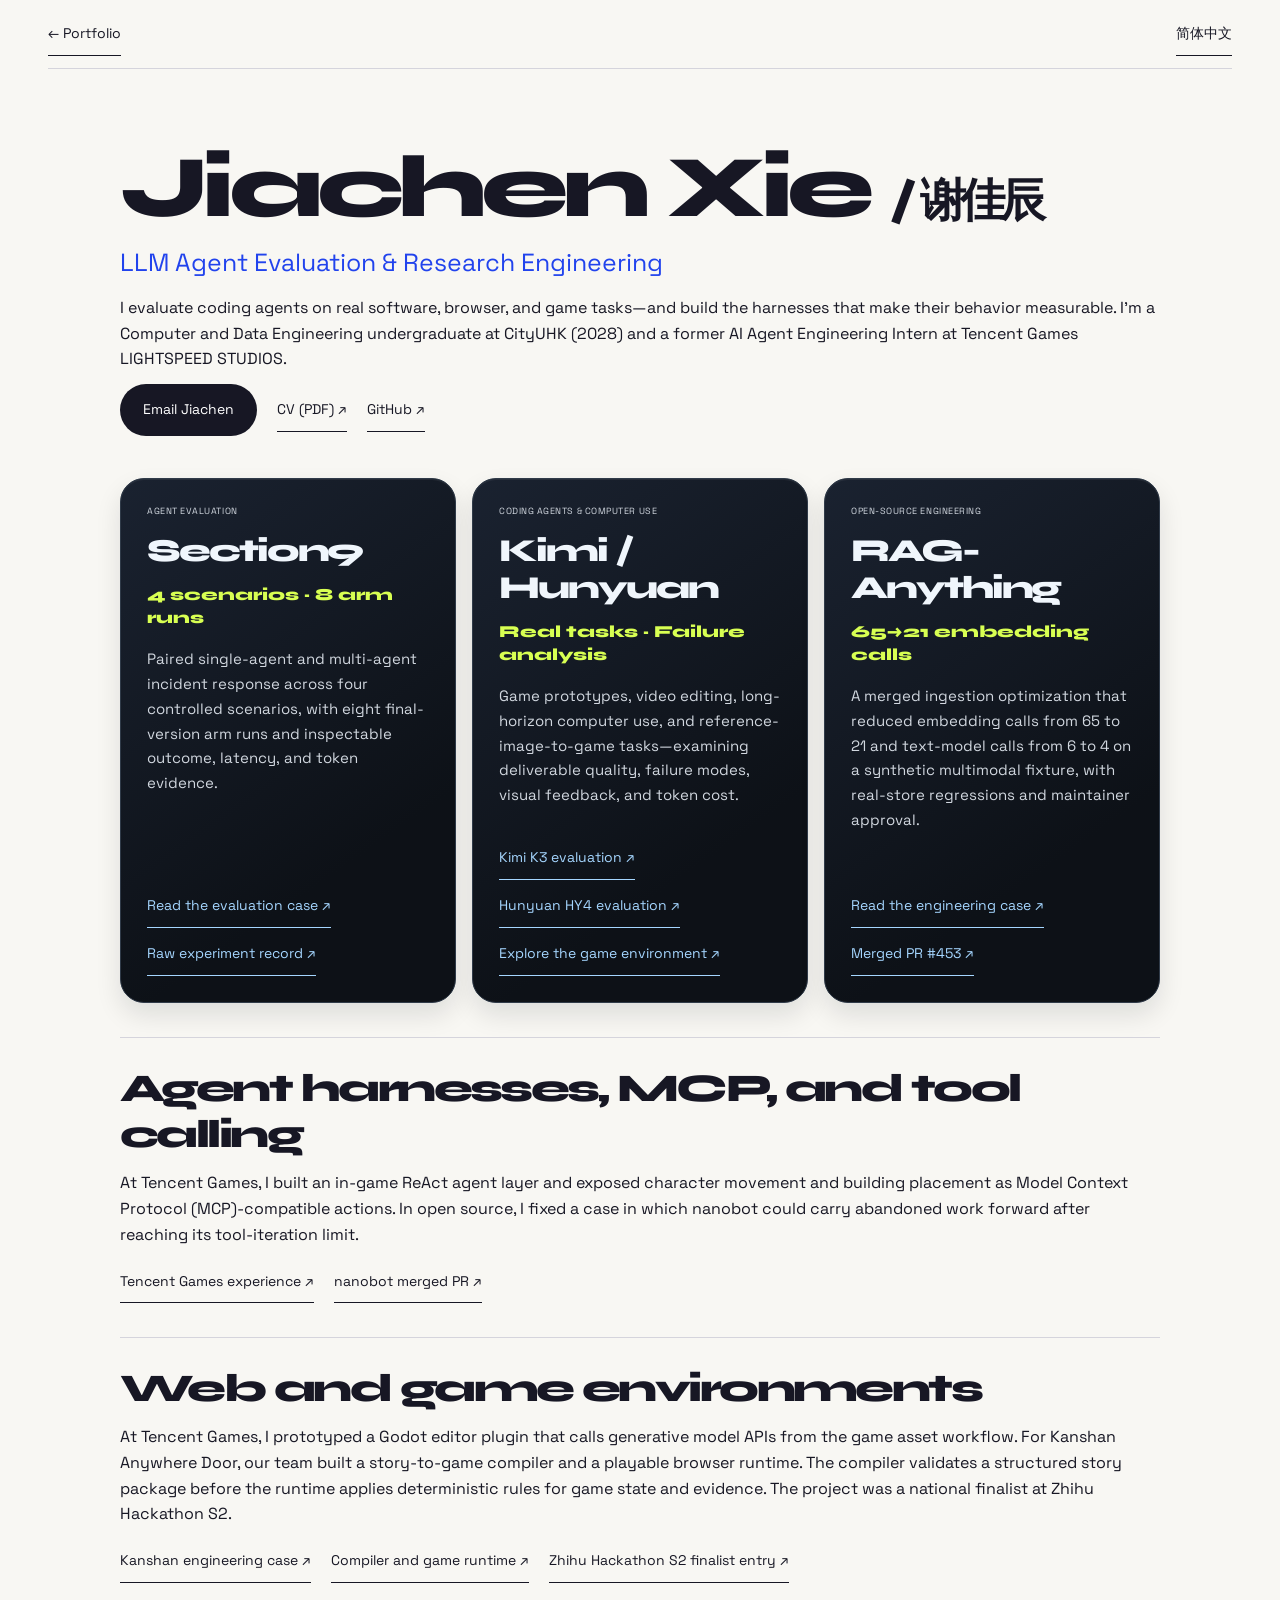
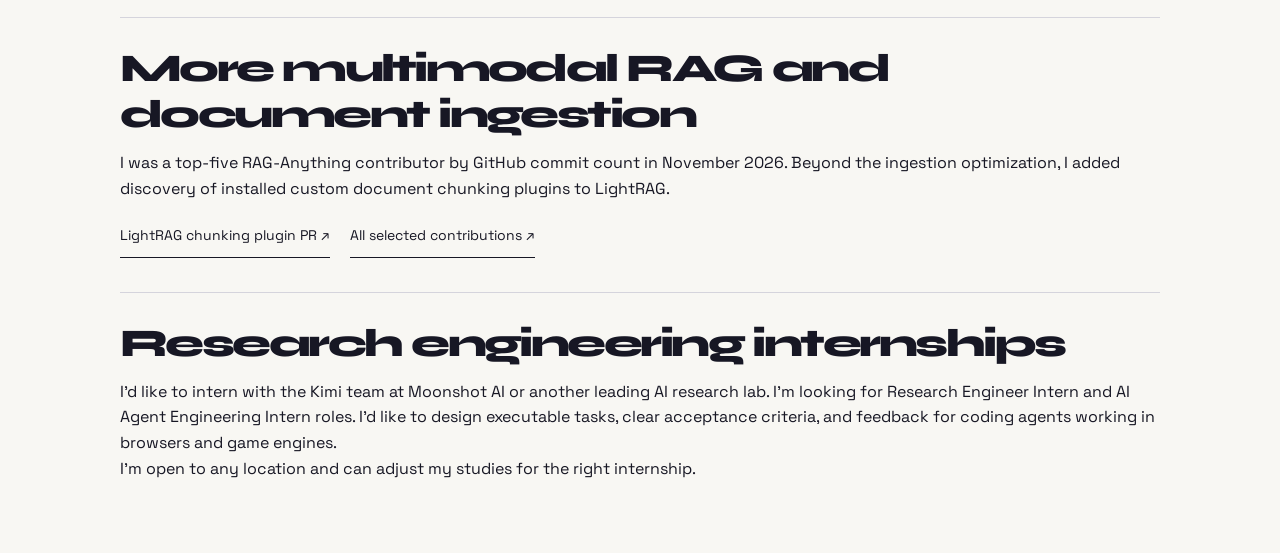
<file: en/research-engineering/index.html>
<!doctype html>
<html lang="en">
<head>
  <meta charset="utf-8">
  <meta name="viewport" content="width=device-width, initial-scale=1">
  <title>Jiachen Xie | LLM Agent Evaluation &amp; Research Engineering</title>
  <meta name="description" content="Jiachen Xie evaluates coding agents on real software, browser, and game tasks. Explore agent evaluation experiments, MCP engineering, model evaluations, and research internship evidence.">
  <link rel="canonical" href="https://er-s-an.github.io/en/research-engineering/">
  <link rel="alternate" hreflang="en" href="https://er-s-an.github.io/en/research-engineering/">
  <link rel="alternate" hreflang="zh-Hans" href="https://er-s-an.github.io/zh/research-engineering/">
  <meta property="og:title" content="Jiachen Xie | LLM Agent Evaluation &amp; Research Engineering">
  <meta property="og:description" content="Coding-agent evaluation on real software, browser, and game tasks, backed by controlled experiments, Tencent Games engineering, and merged open-source contributions.">
  <meta property="og:url" content="https://er-s-an.github.io/en/research-engineering/">
  <meta property="og:type" content="website">
  <meta property="og:image" content="https://er-s-an.github.io/assets/social-card.png">
  <link rel="icon" href="/assets/favicon.svg" type="image/svg+xml">
  <link rel="stylesheet" href="/style.css?v=research-profile-2">
  <script type="application/ld+json">
  {
    "@context": "https://schema.org",
    "@type": "ProfilePage",
    "url": "https://er-s-an.github.io/en/research-engineering/",
    "name": "Jiachen Xie | LLM Agent Evaluation & Research Engineering",
    "description": "Coding-agent evaluation on real software, browser, and game tasks, backed by controlled experiments, Tencent Games engineering, and merged open-source contributions.",
    "inLanguage": "en",
    "mainEntity": {"@id": "https://er-s-an.github.io/#person"}
  }
  </script>
</head>
<body>
  <header class="research-nav wrap">
    <a class="text-link" href="/en/">← Portfolio</a>
    <a class="text-link" href="/zh/research-engineering/" lang="zh-Hans">简体中文</a>
  </header>
  <main class="research-profile wrap">
    <h1>Jiachen Xie <span>/ 谢佳辰</span></h1>
    <p class="research-role">LLM Agent Evaluation &amp; Research Engineering</p>
    <p>I evaluate coding agents on real software, browser, and game tasks—and build the harnesses that make their behavior measurable. I’m a Computer and Data Engineering undergraduate at CityUHK (2028) and a former AI Agent Engineering Intern at Tencent Games LIGHTSPEED STUDIOS.</p>
    <div class="research-links">
      <a class="button button-dark" href="mailto:3137612974@qq.com">Email Jiachen</a>
      <a class="text-link" href="/cv/Jiachen-Xie-CV.pdf">CV (PDF) ↗</a>
      <a class="text-link" href="https://github.com/er-s-an">GitHub ↗</a>
    </div>

    <section class="research-proof-grid" aria-label="Selected research engineering evidence">
      <article class="experience-card contribution research-proof">
        <p class="eyebrow">AGENT EVALUATION</p>
        <h2>Section9</h2>
        <strong class="research-proof-stat">4 scenarios · 8 arm runs</strong>
        <p>Paired single-agent and multi-agent incident response across four controlled scenarios, with eight final-version arm runs and inspectable outcome, latency, and token evidence.</p>
        <div class="research-links">
          <a class="text-link" href="/en/work/section9/">Read the evaluation case ↗</a>
          <a class="text-link" href="https://github.com/er-s-an/section9/blob/main/docs/SHOWCASE_DELIVERY.md">Raw experiment record ↗</a>
        </div>
      </article>
      <article class="experience-card contribution research-proof">
        <p class="eyebrow">CODING AGENTS &amp; COMPUTER USE</p>
        <h2>Kimi / Hunyuan</h2>
        <strong class="research-proof-stat">Real tasks · Failure analysis</strong>
        <p>Game prototypes, video editing, long-horizon computer use, and reference-image-to-game tasks—examining deliverable quality, failure modes, visual feedback, and token cost.</p>
        <div class="research-links">
          <a class="text-link" href="https://news.qq.com/rain/a/20260718A0AXJ700">Kimi K3 evaluation ↗</a>
          <a class="text-link" href="https://mp.weixin.qq.com/s/eKSEQGT96DfqBqILkpp4Bg">Hunyuan HY4 evaluation ↗</a>
          <a class="text-link" href="/en/work/kanshan/">Explore the game environment ↗</a>
        </div>
      </article>
      <article class="experience-card contribution research-proof">
        <p class="eyebrow">OPEN-SOURCE ENGINEERING</p>
        <h2>RAG-Anything</h2>
        <strong class="research-proof-stat">65→21 embedding calls</strong>
        <p>A merged ingestion optimization that reduced embedding calls from 65 to 21 and text-model calls from 6 to 4 on a synthetic multimodal fixture, with real-store regressions and maintainer approval.</p>
        <div class="research-links">
          <a class="text-link" href="/en/work/rag-anything-ingestion/">Read the engineering case ↗</a>
          <a class="text-link" href="https://github.com/HKUDS/RAG-Anything/pull/453">Merged PR #453 ↗</a>
        </div>
      </article>
    </section>

    <section class="research-evidence" id="agent-tool-use" aria-labelledby="tools-heading">
      <h2 id="tools-heading">Agent harnesses, MCP, and tool calling</h2>
      <p>At Tencent Games, I built an in-game ReAct agent layer and exposed character movement and building placement as Model Context Protocol (MCP)-compatible actions. In open source, I fixed a case in which nanobot could carry abandoned work forward after reaching its tool-iteration limit.</p>
      <div class="research-links">
        <a class="text-link" href="/en/#experience">Tencent Games experience ↗</a>
        <a class="text-link" href="https://github.com/HKUDS/nanobot/pull/6346">nanobot merged PR ↗</a>
      </div>
    </section>

    <section class="research-evidence" id="web-game-environments" aria-labelledby="environments-heading">
      <h2 id="environments-heading">Web and game environments</h2>
      <p>At Tencent Games, I prototyped a Godot editor plugin that calls generative model APIs from the game asset workflow. For Kanshan Anywhere Door, our team built a story-to-game compiler and a playable browser runtime. The compiler validates a structured story package before the runtime applies deterministic rules for game state and evidence. The project was a national finalist at Zhihu Hackathon S2.</p>
      <div class="research-links">
        <a class="text-link" href="/en/work/kanshan/">Kanshan engineering case ↗</a>
        <a class="text-link" href="https://github.com/er-s-an/kanshanOPENdoor">Compiler and game runtime ↗</a>
        <a class="text-link" href="/en/#zhihu-s2-award">Zhihu Hackathon S2 finalist entry ↗</a>
      </div>
    </section>

    <section class="research-evidence" id="multimodal-rag" aria-labelledby="rag-heading">
      <h2 id="rag-heading">More multimodal RAG and document ingestion</h2>
      <p>I was a top-five RAG-Anything contributor by GitHub commit count in November 2026. Beyond the ingestion optimization, I added discovery of installed custom document chunking plugins to LightRAG.</p>
      <div class="research-links">
        <a class="text-link" href="https://github.com/HKUDS/LightRAG/pull/3869">LightRAG chunking plugin PR ↗</a>
        <a class="text-link" href="/en/#open-source">All selected contributions ↗</a>
      </div>
    </section>

    <section class="research-evidence" id="research-interests" aria-labelledby="interests-heading">
      <h2 id="interests-heading">Research engineering internships</h2>
      <p>I’d like to intern with the Kimi team at Moonshot AI or another leading AI research lab. I'm looking for Research Engineer Intern and AI Agent Engineering Intern roles. I’d like to design executable tasks, clear acceptance criteria, and feedback for coding agents working in browsers and game engines.</p>
      <p>I'm open to any location and can adjust my studies for the right internship.</p>
    </section>
  </main>
</body>
</html>
</file>
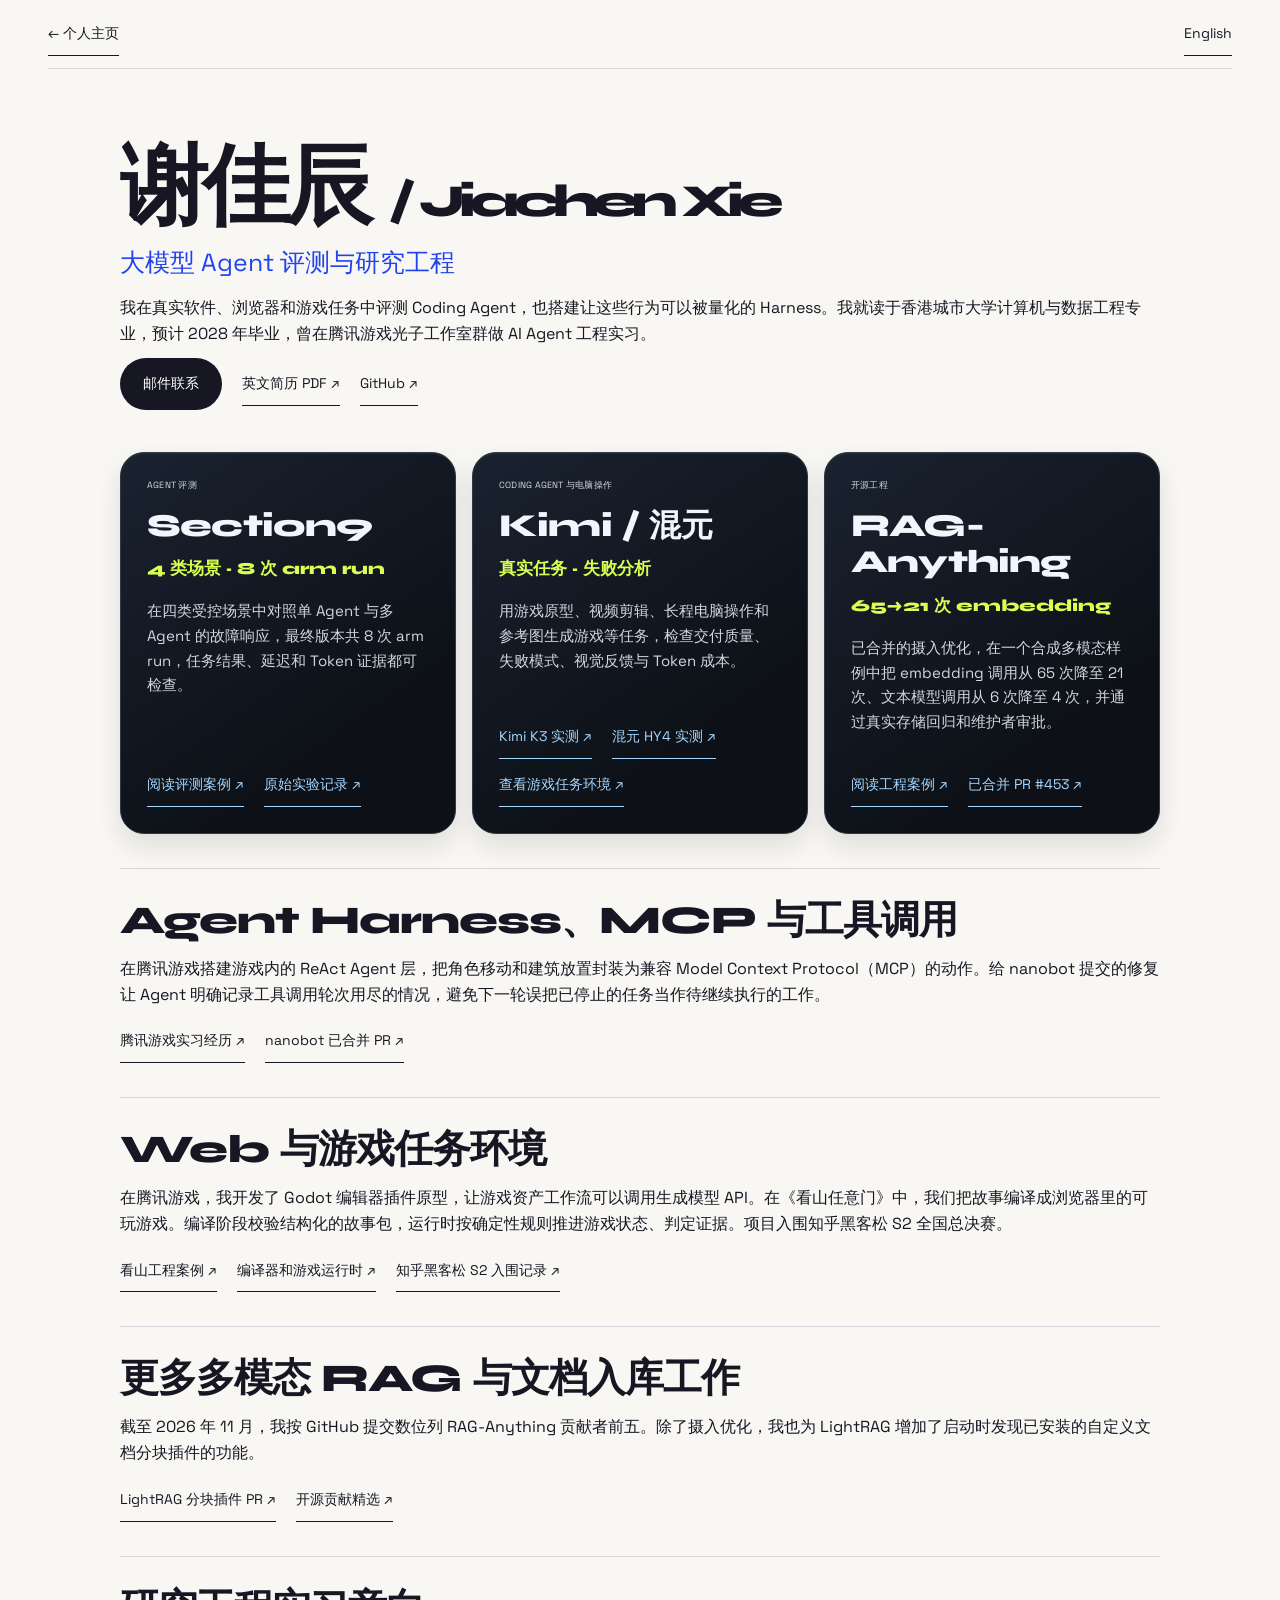
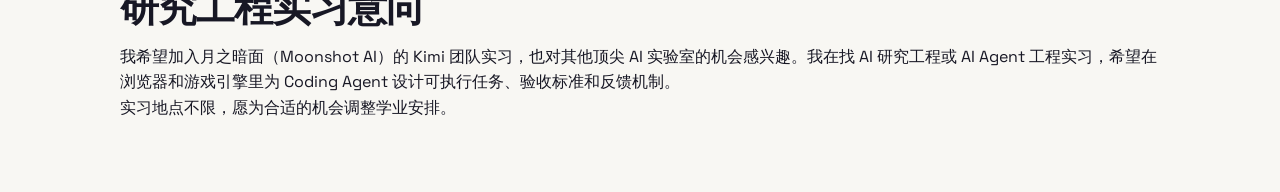
<file: zh/research-engineering/index.html>
<!doctype html>
<html lang="zh-Hans">
<head>
  <meta charset="utf-8">
  <meta name="viewport" content="width=device-width, initial-scale=1">
  <title>谢佳辰｜大模型 Agent 评测与研究工程</title>
  <meta name="description" content="谢佳辰在真实软件、浏览器和游戏任务中评测 Coding Agent，内容涵盖 Agent 对照实验、MCP 工程、模型实测、失败分析与研究工程实习证据。">
  <link rel="canonical" href="https://er-s-an.github.io/zh/research-engineering/">
  <link rel="alternate" hreflang="en" href="https://er-s-an.github.io/en/research-engineering/">
  <link rel="alternate" hreflang="zh-Hans" href="https://er-s-an.github.io/zh/research-engineering/">
  <meta property="og:title" content="谢佳辰｜大模型 Agent 评测与研究工程">
  <meta property="og:description" content="在真实软件、浏览器和游戏任务中评测 Coding Agent，以对照实验、腾讯游戏工程经历和已合并开源贡献作为证据。">
  <meta property="og:url" content="https://er-s-an.github.io/zh/research-engineering/">
  <meta property="og:type" content="website">
  <meta property="og:image" content="https://er-s-an.github.io/assets/social-card.png">
  <link rel="icon" href="/assets/favicon.svg" type="image/svg+xml">
  <link rel="stylesheet" href="/style.css?v=research-profile-2">
  <script type="application/ld+json">
  {
    "@context": "https://schema.org",
    "@type": "ProfilePage",
    "url": "https://er-s-an.github.io/zh/research-engineering/",
    "name": "谢佳辰｜大模型 Agent 评测与研究工程",
    "description": "在真实软件、浏览器和游戏任务中评测 Coding Agent，以对照实验、腾讯游戏工程经历和已合并开源贡献作为证据。",
    "inLanguage": "zh-Hans",
    "mainEntity": {"@id": "https://er-s-an.github.io/#person"}
  }
  </script>
</head>
<body>
  <header class="research-nav wrap">
    <a class="text-link" href="/zh/">← 个人主页</a>
    <a class="text-link" href="/en/research-engineering/" lang="en">English</a>
  </header>
  <main class="research-profile wrap">
    <h1>谢佳辰 <span lang="en">/ Jiachen Xie</span></h1>
    <p class="research-role">大模型 Agent 评测与研究工程</p>
    <p>我在真实软件、浏览器和游戏任务中评测 Coding Agent，也搭建让这些行为可以被量化的 Harness。我就读于香港城市大学计算机与数据工程专业，预计 2028 年毕业，曾在腾讯游戏光子工作室群做 AI Agent 工程实习。</p>
    <div class="research-links">
      <a class="button button-dark" href="mailto:3137612974@qq.com">邮件联系</a>
      <a class="text-link" href="/cv/Jiachen-Xie-CV.pdf">英文简历 PDF ↗</a>
      <a class="text-link" href="https://github.com/er-s-an">GitHub ↗</a>
    </div>

    <section class="research-proof-grid" aria-label="研究工程证据精选">
      <article class="experience-card contribution research-proof">
        <p class="eyebrow">AGENT 评测</p>
        <h2>Section9</h2>
        <strong class="research-proof-stat">4 类场景 · 8 次 arm run</strong>
        <p>在四类受控场景中对照单 Agent 与多 Agent 的故障响应，最终版本共 8 次 arm run，任务结果、延迟和 Token 证据都可检查。</p>
        <div class="research-links">
          <a class="text-link" href="/zh/work/section9/">阅读评测案例 ↗</a>
          <a class="text-link" href="https://github.com/er-s-an/section9/blob/main/docs/SHOWCASE_DELIVERY.md">原始实验记录 ↗</a>
        </div>
      </article>
      <article class="experience-card contribution research-proof">
        <p class="eyebrow">CODING AGENT 与电脑操作</p>
        <h2>Kimi / 混元</h2>
        <strong class="research-proof-stat">真实任务 · 失败分析</strong>
        <p>用游戏原型、视频剪辑、长程电脑操作和参考图生成游戏等任务，检查交付质量、失败模式、视觉反馈与 Token 成本。</p>
        <div class="research-links">
          <a class="text-link" href="https://news.qq.com/rain/a/20260718A0AXJ700">Kimi K3 实测 ↗</a>
          <a class="text-link" href="https://mp.weixin.qq.com/s/eKSEQGT96DfqBqILkpp4Bg">混元 HY4 实测 ↗</a>
          <a class="text-link" href="/zh/work/kanshan/">查看游戏任务环境 ↗</a>
        </div>
      </article>
      <article class="experience-card contribution research-proof">
        <p class="eyebrow">开源工程</p>
        <h2>RAG-Anything</h2>
        <strong class="research-proof-stat">65→21 次 embedding</strong>
        <p>已合并的摄入优化，在一个合成多模态样例中把 embedding 调用从 65 次降至 21 次、文本模型调用从 6 次降至 4 次，并通过真实存储回归和维护者审批。</p>
        <div class="research-links">
          <a class="text-link" href="/zh/work/rag-anything-ingestion/">阅读工程案例 ↗</a>
          <a class="text-link" href="https://github.com/HKUDS/RAG-Anything/pull/453">已合并 PR #453 ↗</a>
        </div>
      </article>
    </section>

    <section class="research-evidence" id="agent-tool-use" aria-labelledby="tools-heading">
      <h2 id="tools-heading">Agent Harness、MCP 与工具调用</h2>
      <p>在腾讯游戏搭建游戏内的 ReAct Agent 层，把角色移动和建筑放置封装为兼容 Model Context Protocol（MCP）的动作。给 nanobot 提交的修复让 Agent 明确记录工具调用轮次用尽的情况，避免下一轮误把已停止的任务当作待继续执行的工作。</p>
      <div class="research-links">
        <a class="text-link" href="/zh/#experience">腾讯游戏实习经历 ↗</a>
        <a class="text-link" href="https://github.com/HKUDS/nanobot/pull/6346">nanobot 已合并 PR ↗</a>
      </div>
    </section>

    <section class="research-evidence" id="web-game-environments" aria-labelledby="environments-heading">
      <h2 id="environments-heading">Web 与游戏任务环境</h2>
      <p>在腾讯游戏，我开发了 Godot 编辑器插件原型，让游戏资产工作流可以调用生成模型 API。在《看山任意门》中，我们把故事编译成浏览器里的可玩游戏。编译阶段校验结构化的故事包，运行时按确定性规则推进游戏状态、判定证据。项目入围知乎黑客松 S2 全国总决赛。</p>
      <div class="research-links">
        <a class="text-link" href="/zh/work/kanshan/">看山工程案例 ↗</a>
        <a class="text-link" href="https://github.com/er-s-an/kanshanOPENdoor">编译器和游戏运行时 ↗</a>
        <a class="text-link" href="/zh/#zhihu-s2-award">知乎黑客松 S2 入围记录 ↗</a>
      </div>
    </section>

    <section class="research-evidence" id="multimodal-rag" aria-labelledby="rag-heading">
      <h2 id="rag-heading">更多多模态 RAG 与文档入库工作</h2>
      <p>截至 2026 年 11 月，我按 GitHub 提交数位列 RAG-Anything 贡献者前五。除了摄入优化，我也为 LightRAG 增加了启动时发现已安装的自定义文档分块插件的功能。</p>
      <div class="research-links">
        <a class="text-link" href="https://github.com/HKUDS/LightRAG/pull/3869">LightRAG 分块插件 PR ↗</a>
        <a class="text-link" href="/zh/#open-source">开源贡献精选 ↗</a>
      </div>
    </section>

    <section class="research-evidence" id="research-interests" aria-labelledby="interests-heading">
      <h2 id="interests-heading">研究工程实习意向</h2>
      <p>我希望加入月之暗面（Moonshot AI）的 Kimi 团队实习，也对其他顶尖 AI 实验室的机会感兴趣。我在找 AI 研究工程或 AI Agent 工程实习，希望在浏览器和游戏引擎里为 Coding Agent 设计可执行任务、验收标准和反馈机制。</p>
      <p>实习地点不限，愿为合适的机会调整学业安排。</p>
    </section>
  </main>
</body>
</html>
</file>
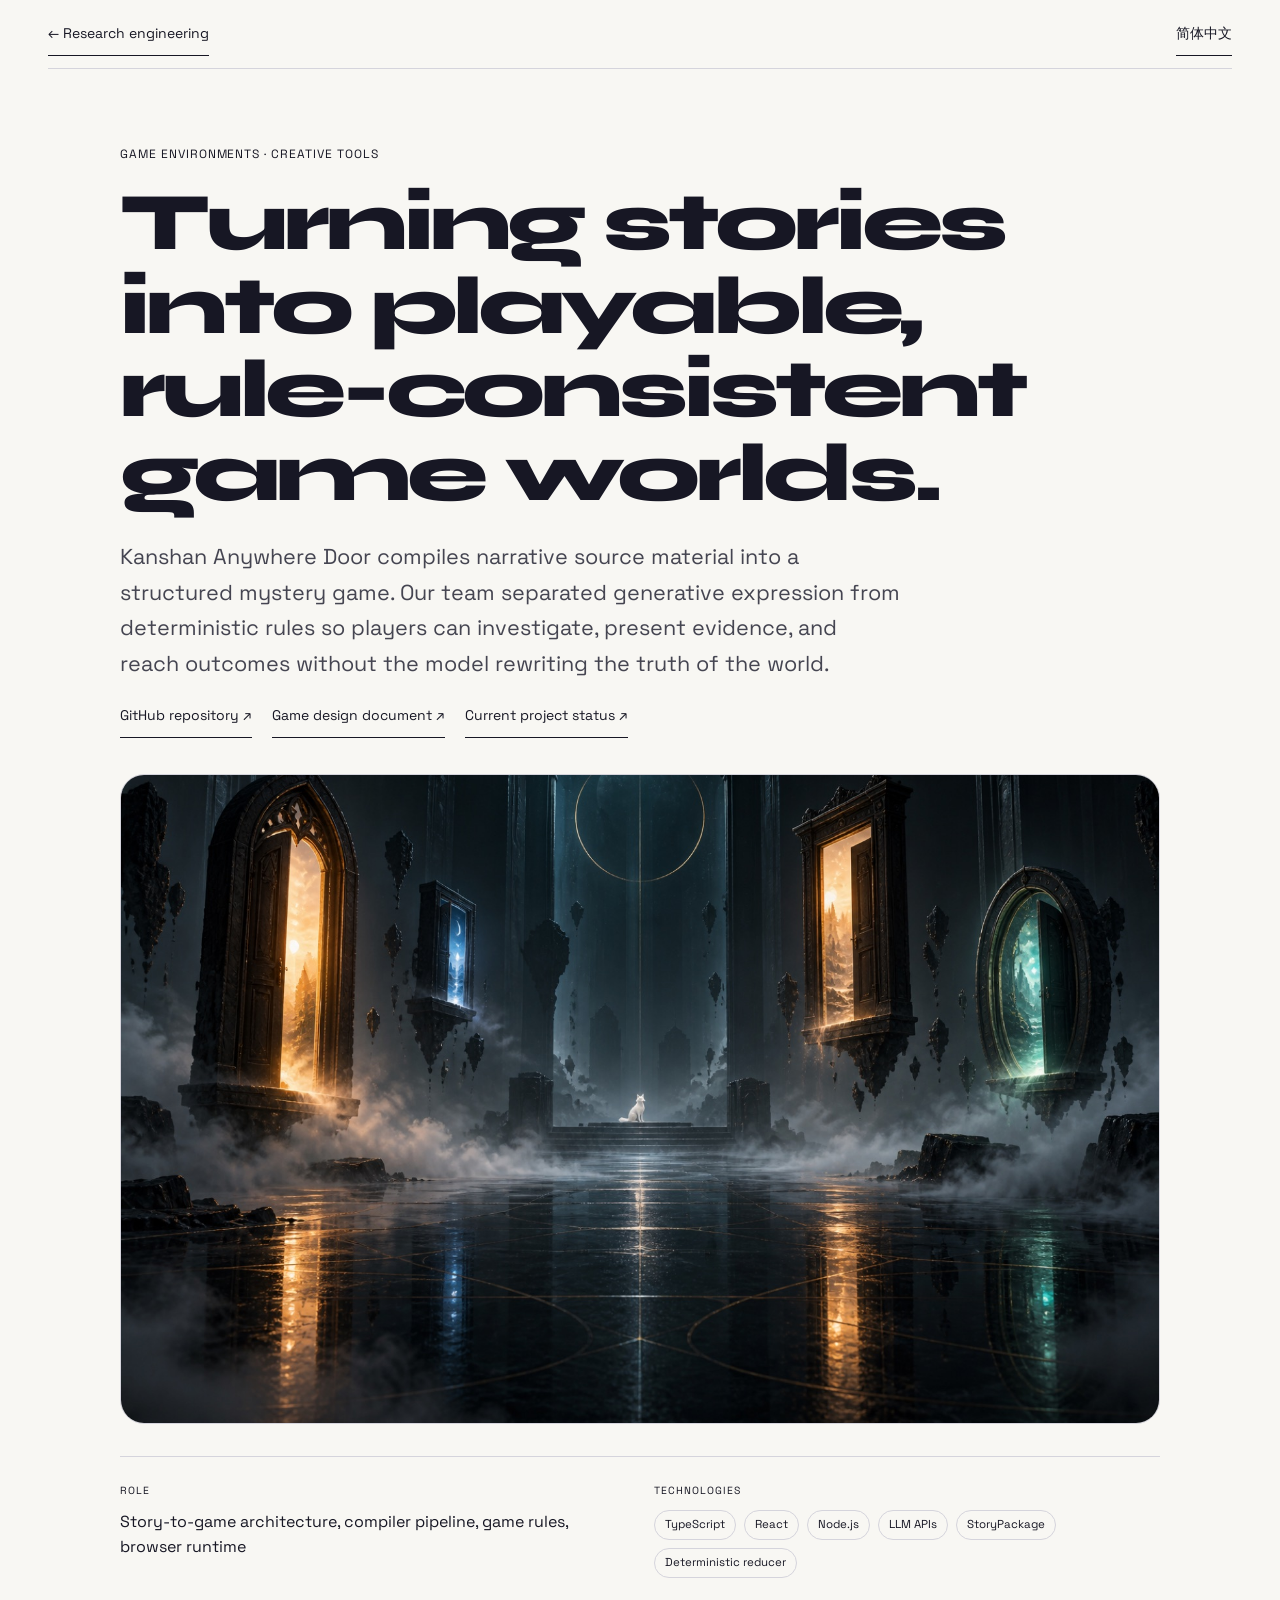
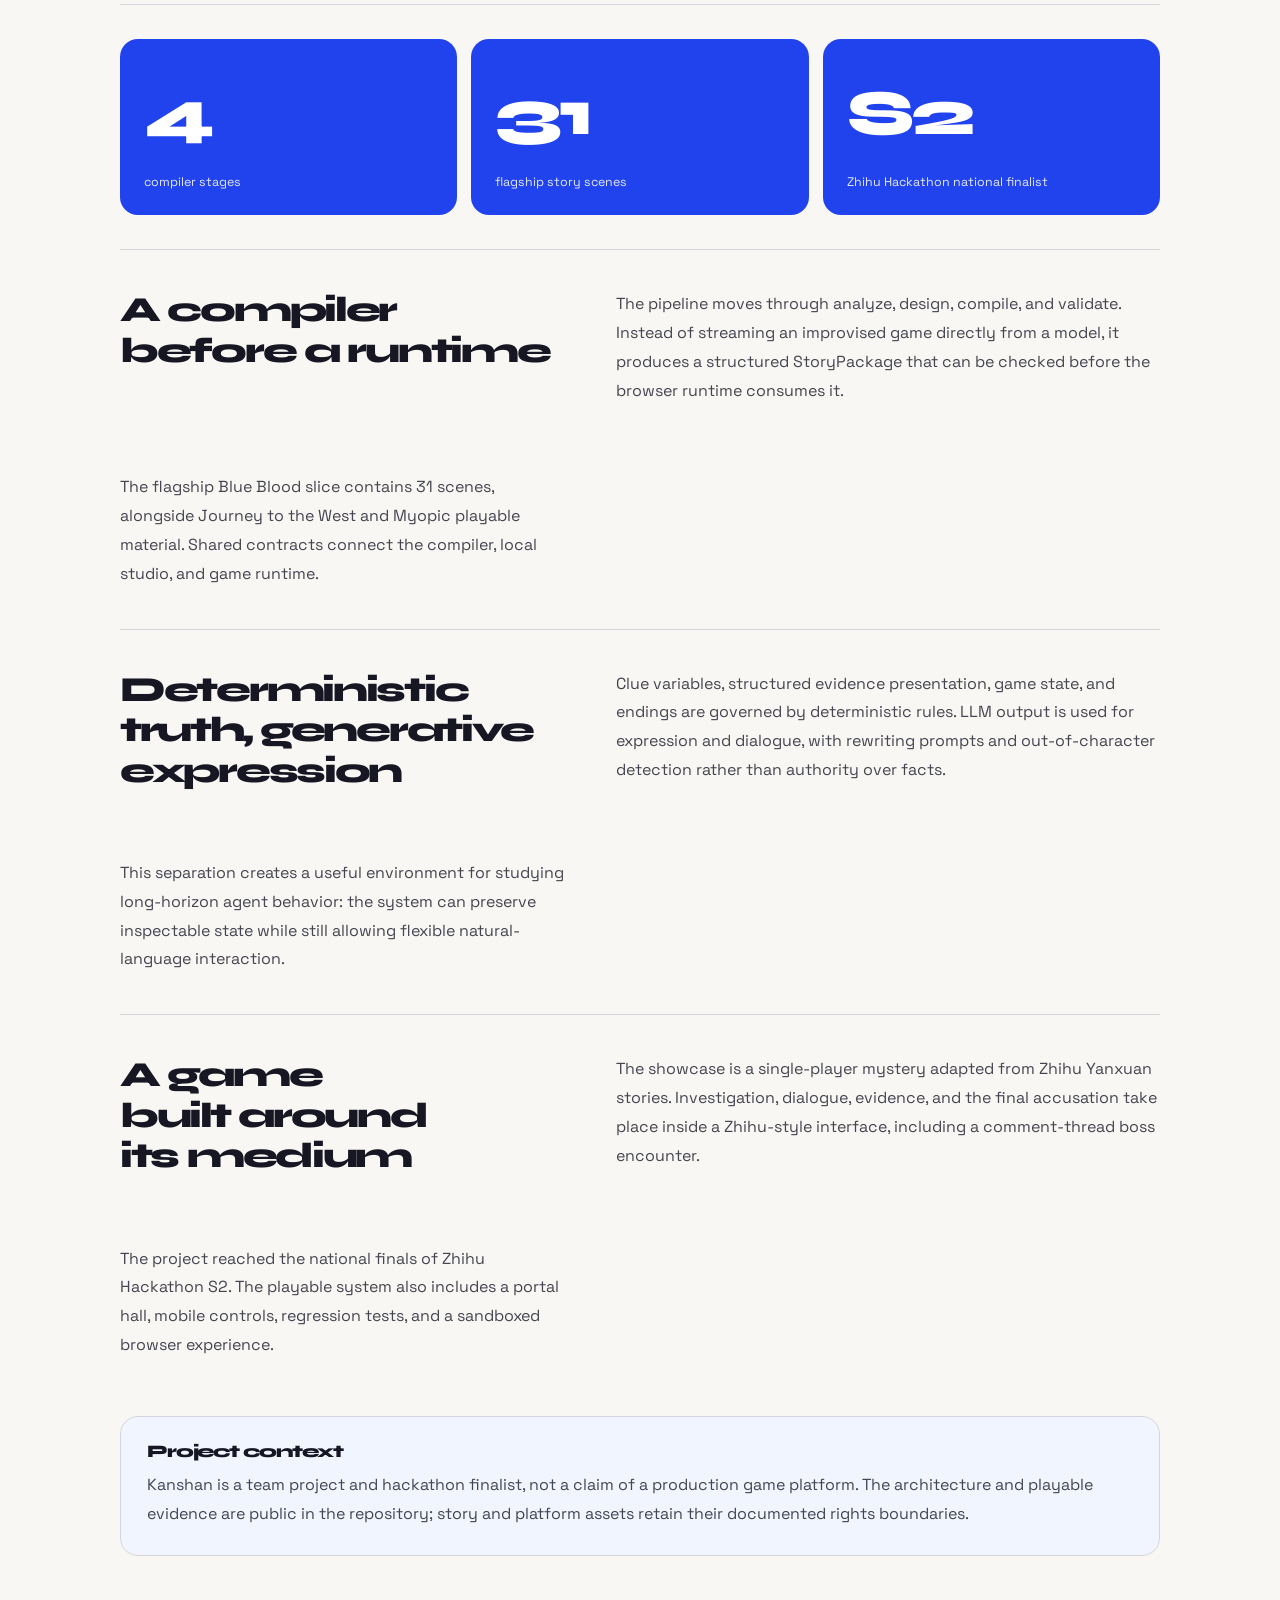
<file: en/work/kanshan/index.html>
<!doctype html>
<html lang="en">
<head>
  <meta charset="utf-8">
  <meta name="viewport" content="width=device-width, initial-scale=1">
  <title>Kanshan — Story-to-Game Engine | Jiachen Xie</title>
  <meta name="description" content="Kanshan Anywhere Door by Jiachen Xie and team: a story-to-game compiler, validated StoryPackage contract, deterministic game-state rules, and playable browser runtime with LLMs confined to expression.">
  <link rel="canonical" href="https://er-s-an.github.io/en/work/kanshan/">
  <link rel="alternate" hreflang="en" href="https://er-s-an.github.io/en/work/kanshan/">
  <link rel="alternate" hreflang="zh-Hans" href="https://er-s-an.github.io/zh/work/kanshan/">
  <meta property="og:title" content="Kanshan — Story-to-Game Engine | Jiachen Xie">
  <meta property="og:description" content="Kanshan Anywhere Door by Jiachen Xie and team: a story-to-game compiler, validated StoryPackage contract, deterministic game-state rules, and playable browser runtime with LLMs confined to expression.">
  <meta property="og:url" content="https://er-s-an.github.io/en/work/kanshan/">
  <meta property="og:type" content="article">
  <meta property="og:image" content="https://er-s-an.github.io/assets/social-card.png">
  <link rel="icon" href="/assets/favicon.svg" type="image/svg+xml">
  <link rel="stylesheet" href="/style.css?v=agent-evaluation-cases-1">
  <script type="application/ld+json">{"@context": "https://schema.org", "@type": "WebPage", "url": "https://er-s-an.github.io/en/work/kanshan/", "name": "Kanshan — Story-to-Game Engine | Jiachen Xie", "description": "Kanshan Anywhere Door by Jiachen Xie and team: a story-to-game compiler, validated StoryPackage contract, deterministic game-state rules, and playable browser runtime with LLMs confined to expression.", "inLanguage": "en", "breadcrumb": {"@type": "BreadcrumbList", "itemListElement": [{"@type": "ListItem", "position": 1, "name": "Jiachen Xie", "item": "https://er-s-an.github.io/en/"}, {"@type": "ListItem", "position": 2, "name": "Work", "item": "https://er-s-an.github.io/en/#work"}, {"@type": "ListItem", "position": 3, "name": "Kanshan", "item": "https://er-s-an.github.io/en/work/kanshan/"}]}, "mainEntity": {"@type": "SoftwareSourceCode", "name": "Kanshan", "description": "Kanshan Anywhere Door by Jiachen Xie and team: a story-to-game compiler, validated StoryPackage contract, deterministic game-state rules, and playable browser runtime with LLMs confined to expression.", "url": "https://er-s-an.github.io/en/work/kanshan/", "codeRepository": "https://github.com/er-s-an/kanshanOPENdoor", "author": {"@id": "https://er-s-an.github.io/#person"}}}</script>
</head>
<body>
  <header class="research-nav wrap">
    <a class="text-link" href="/en/research-engineering/">← Research engineering</a>
    <a class="text-link" href="/zh/work/kanshan/" lang="zh-Hans">简体中文</a>
  </header>
  <main class="case-profile wrap">
    <p class="eyebrow">GAME ENVIRONMENTS · CREATIVE TOOLS</p>
    <h1>Turning stories into playable, rule-consistent game worlds.</h1>
    <p class="case-summary">Kanshan Anywhere Door compiles narrative source material into a structured mystery game. Our team separated generative expression from deterministic rules so players can investigate, present evidence, and reach outcomes without the model rewriting the truth of the world.</p>
    <div class="research-links"><a class="text-link" href="https://github.com/er-s-an/kanshanOPENdoor">GitHub repository ↗</a><a class="text-link" href="https://github.com/er-s-an/kanshanOPENdoor/blob/codex/initial-upload/GDD.md">Game design document ↗</a><a class="text-link" href="https://github.com/er-s-an/kanshanOPENdoor/blob/codex/initial-upload/STATUS.md">Current project status ↗</a></div>
    <figure class="case-hero"><img src="/assets/case-studies/kanshan-hall.jpg" width="1440" height="900" alt="Kanshan Anywhere Door portal hall artwork"></figure>
    <dl class="case-facts">
      <div><dt>ROLE</dt><dd>Story-to-game architecture, compiler pipeline, game rules, browser runtime</dd></div>
      <div><dt>TECHNOLOGIES</dt><dd class="case-stack"><span class="skill-tag">TypeScript</span><span class="skill-tag">React</span><span class="skill-tag">Node.js</span><span class="skill-tag">LLM APIs</span><span class="skill-tag">StoryPackage</span><span class="skill-tag">Deterministic reducer</span></dd></div>
    </dl>
    <section class="case-metrics" aria-label="Key results"><div><strong>4</strong><span>compiler stages</span></div><div><strong>31</strong><span>flagship story scenes</span></div><div><strong>S2</strong><span>Zhihu Hackathon national finalist</span></div></section>
    <section class="case-section"><h2>A compiler before a runtime</h2><p>The pipeline moves through analyze, design, compile, and validate. Instead of streaming an improvised game directly from a model, it produces a structured StoryPackage that can be checked before the browser runtime consumes it.</p><p>The flagship Blue Blood slice contains 31 scenes, alongside Journey to the West and Myopic playable material. Shared contracts connect the compiler, local studio, and game runtime.</p></section><section class="case-section"><h2>Deterministic truth, generative expression</h2><p>Clue variables, structured evidence presentation, game state, and endings are governed by deterministic rules. LLM output is used for expression and dialogue, with rewriting prompts and out-of-character detection rather than authority over facts.</p><p>This separation creates a useful environment for studying long-horizon agent behavior: the system can preserve inspectable state while still allowing flexible natural-language interaction.</p></section><section class="case-section"><h2>A game built around its medium</h2><p>The showcase is a single-player mystery adapted from Zhihu Yanxuan stories. Investigation, dialogue, evidence, and the final accusation take place inside a Zhihu-style interface, including a comment-thread boss encounter.</p><p>The project reached the national finals of Zhihu Hackathon S2. The playable system also includes a portal hall, mobile controls, regression tests, and a sandboxed browser experience.</p></section>
    <section class="case-method"><h2>Project context</h2><p>Kanshan is a team project and hackathon finalist, not a claim of a production game platform. The architecture and playable evidence are public in the repository; story and platform assets retain their documented rights boundaries.</p></section>
  </main>
</body>
</html>
</file>
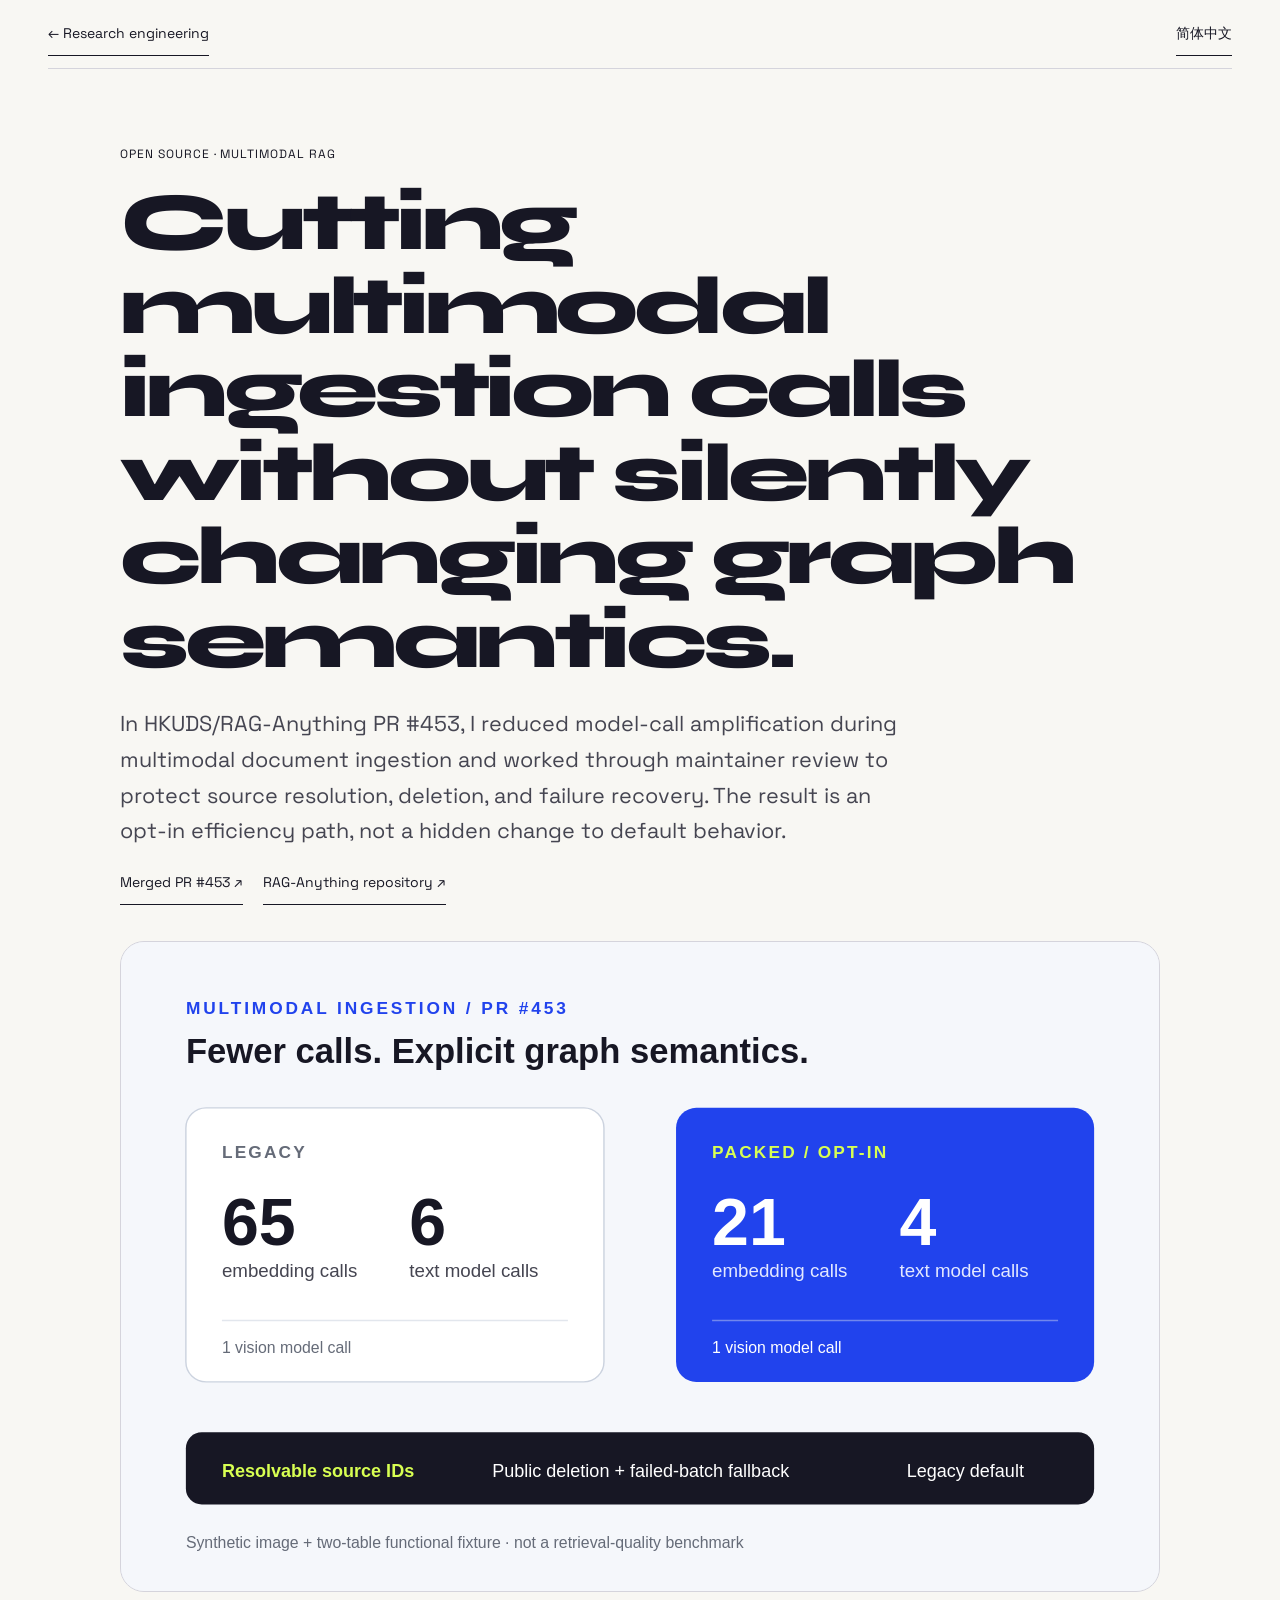
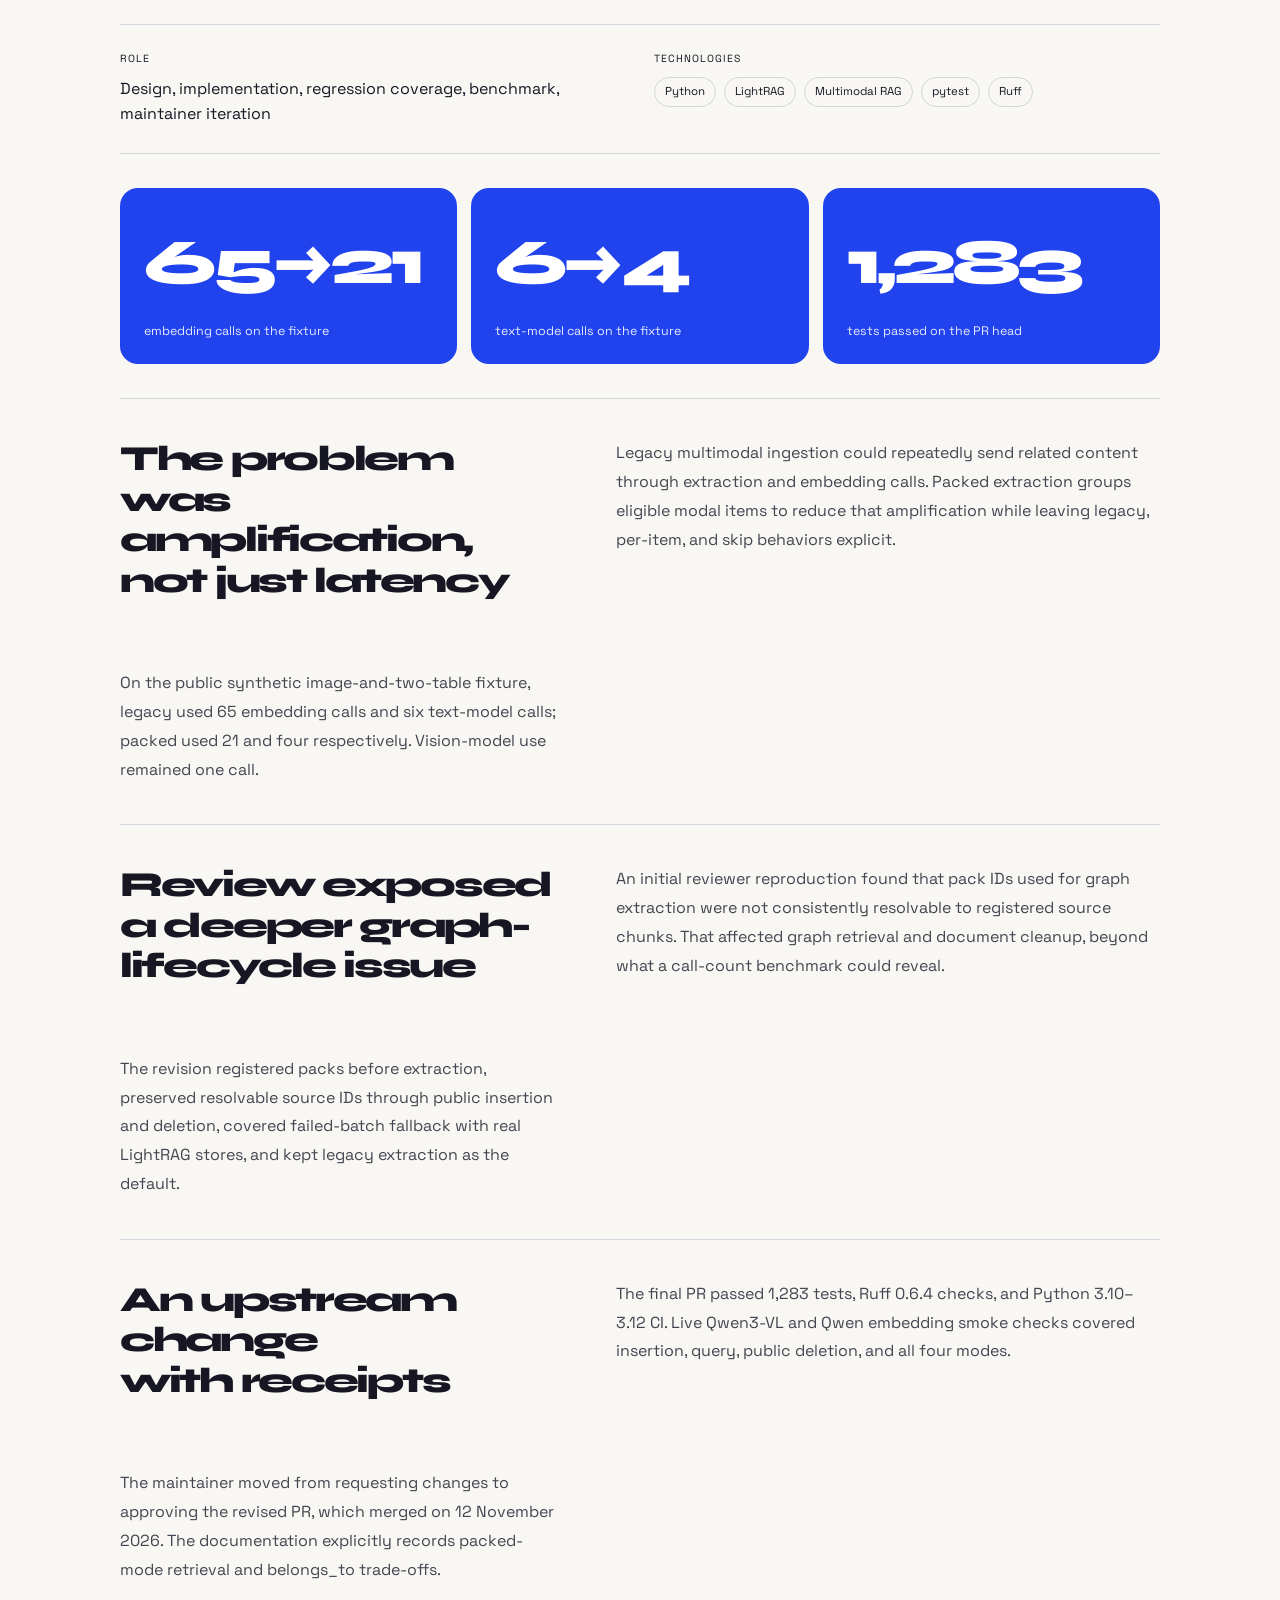
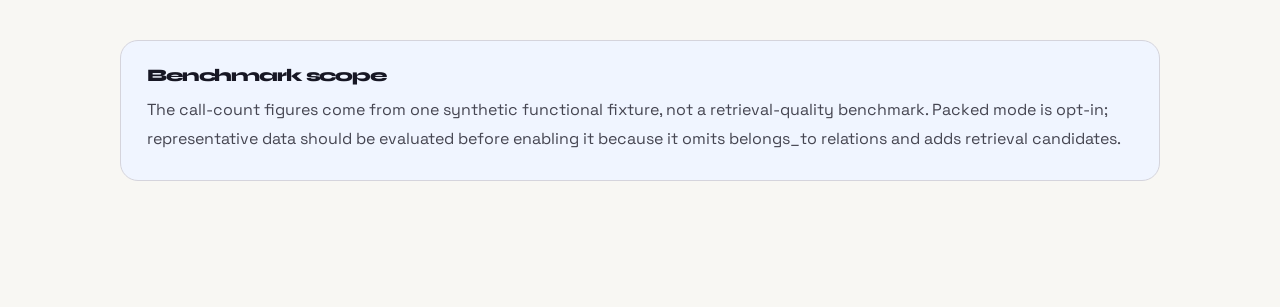
<file: en/work/rag-anything-ingestion/index.html>
<!doctype html>
<html lang="en">
<head>
  <meta charset="utf-8">
  <meta name="viewport" content="width=device-width, initial-scale=1">
  <title>RAG-Anything — Multimodal Ingestion | Jiachen Xie</title>
  <meta name="description" content="Jiachen Xie&#x27;s merged RAG-Anything PR: reduce multimodal ingestion calls with opt-in packed extraction while preserving resolvable source IDs, deletion, fallback behavior, and legacy graph semantics.">
  <link rel="canonical" href="https://er-s-an.github.io/en/work/rag-anything-ingestion/">
  <link rel="alternate" hreflang="en" href="https://er-s-an.github.io/en/work/rag-anything-ingestion/">
  <link rel="alternate" hreflang="zh-Hans" href="https://er-s-an.github.io/zh/work/rag-anything-ingestion/">
  <meta property="og:title" content="RAG-Anything — Multimodal Ingestion | Jiachen Xie">
  <meta property="og:description" content="Jiachen Xie&#x27;s merged RAG-Anything PR: reduce multimodal ingestion calls with opt-in packed extraction while preserving resolvable source IDs, deletion, fallback behavior, and legacy graph semantics.">
  <meta property="og:url" content="https://er-s-an.github.io/en/work/rag-anything-ingestion/">
  <meta property="og:type" content="article">
  <meta property="og:image" content="https://er-s-an.github.io/assets/social-card.png">
  <link rel="icon" href="/assets/favicon.svg" type="image/svg+xml">
  <link rel="stylesheet" href="/style.css?v=agent-evaluation-cases-1">
  <script type="application/ld+json">{"@context": "https://schema.org", "@type": "WebPage", "url": "https://er-s-an.github.io/en/work/rag-anything-ingestion/", "name": "RAG-Anything — Multimodal Ingestion | Jiachen Xie", "description": "Jiachen Xie's merged RAG-Anything PR: reduce multimodal ingestion calls with opt-in packed extraction while preserving resolvable source IDs, deletion, fallback behavior, and legacy graph semantics.", "inLanguage": "en", "breadcrumb": {"@type": "BreadcrumbList", "itemListElement": [{"@type": "ListItem", "position": 1, "name": "Jiachen Xie", "item": "https://er-s-an.github.io/en/"}, {"@type": "ListItem", "position": 2, "name": "Work", "item": "https://er-s-an.github.io/en/#work"}, {"@type": "ListItem", "position": 3, "name": "RAG-Anything", "item": "https://er-s-an.github.io/en/work/rag-anything-ingestion/"}]}, "mainEntity": {"@type": "SoftwareSourceCode", "name": "RAG-Anything", "description": "Jiachen Xie's merged RAG-Anything PR: reduce multimodal ingestion calls with opt-in packed extraction while preserving resolvable source IDs, deletion, fallback behavior, and legacy graph semantics.", "url": "https://er-s-an.github.io/en/work/rag-anything-ingestion/", "codeRepository": "https://github.com/HKUDS/RAG-Anything", "author": {"@id": "https://er-s-an.github.io/#person"}}}</script>
</head>
<body>
  <header class="research-nav wrap">
    <a class="text-link" href="/en/research-engineering/">← Research engineering</a>
    <a class="text-link" href="/zh/work/rag-anything-ingestion/" lang="zh-Hans">简体中文</a>
  </header>
  <main class="case-profile wrap">
    <p class="eyebrow">OPEN SOURCE · MULTIMODAL RAG</p>
    <h1>Cutting multimodal ingestion calls without silently changing graph semantics.</h1>
    <p class="case-summary">In HKUDS/RAG-Anything PR #453, I reduced model-call amplification during multimodal document ingestion and worked through maintainer review to protect source resolution, deletion, and failure recovery. The result is an opt-in efficiency path, not a hidden change to default behavior.</p>
    <div class="research-links"><a class="text-link" href="https://github.com/HKUDS/RAG-Anything/pull/453">Merged PR #453 ↗</a><a class="text-link" href="https://github.com/HKUDS/RAG-Anything">RAG-Anything repository ↗</a></div>
    <figure class="case-hero"><img src="/assets/case-studies/rag-ingestion.svg" width="1440" height="900" alt="Diagram comparing legacy and packed multimodal ingestion calls"></figure>
    <dl class="case-facts">
      <div><dt>ROLE</dt><dd>Design, implementation, regression coverage, benchmark, maintainer iteration</dd></div>
      <div><dt>TECHNOLOGIES</dt><dd class="case-stack"><span class="skill-tag">Python</span><span class="skill-tag">LightRAG</span><span class="skill-tag">Multimodal RAG</span><span class="skill-tag">pytest</span><span class="skill-tag">Ruff</span></dd></div>
    </dl>
    <section class="case-metrics" aria-label="Key results"><div><strong>65→21</strong><span>embedding calls on the fixture</span></div><div><strong>6→4</strong><span>text-model calls on the fixture</span></div><div><strong>1,283</strong><span>tests passed on the PR head</span></div></section>
    <section class="case-section"><h2>The problem was amplification, not just latency</h2><p>Legacy multimodal ingestion could repeatedly send related content through extraction and embedding calls. Packed extraction groups eligible modal items to reduce that amplification while leaving legacy, per-item, and skip behaviors explicit.</p><p>On the public synthetic image-and-two-table fixture, legacy used 65 embedding calls and six text-model calls; packed used 21 and four respectively. Vision-model use remained one call.</p></section><section class="case-section"><h2>Review exposed a deeper graph-lifecycle issue</h2><p>An initial reviewer reproduction found that pack IDs used for graph extraction were not consistently resolvable to registered source chunks. That affected graph retrieval and document cleanup, beyond what a call-count benchmark could reveal.</p><p>The revision registered packs before extraction, preserved resolvable source IDs through public insertion and deletion, covered failed-batch fallback with real LightRAG stores, and kept legacy extraction as the default.</p></section><section class="case-section"><h2>An upstream change with receipts</h2><p>The final PR passed 1,283 tests, Ruff 0.6.4 checks, and Python 3.10–3.12 CI. Live Qwen3-VL and Qwen embedding smoke checks covered insertion, query, public deletion, and all four modes.</p><p>The maintainer moved from requesting changes to approving the revised PR, which merged on 12 November 2026. The documentation explicitly records packed-mode retrieval and belongs_to trade-offs.</p></section>
    <section class="case-method"><h2>Benchmark scope</h2><p>The call-count figures come from one synthetic functional fixture, not a retrieval-quality benchmark. Packed mode is opt-in; representative data should be evaluated before enabling it because it omits belongs_to relations and adds retrieval candidates.</p></section>
  </main>
</body>
</html>
</file>
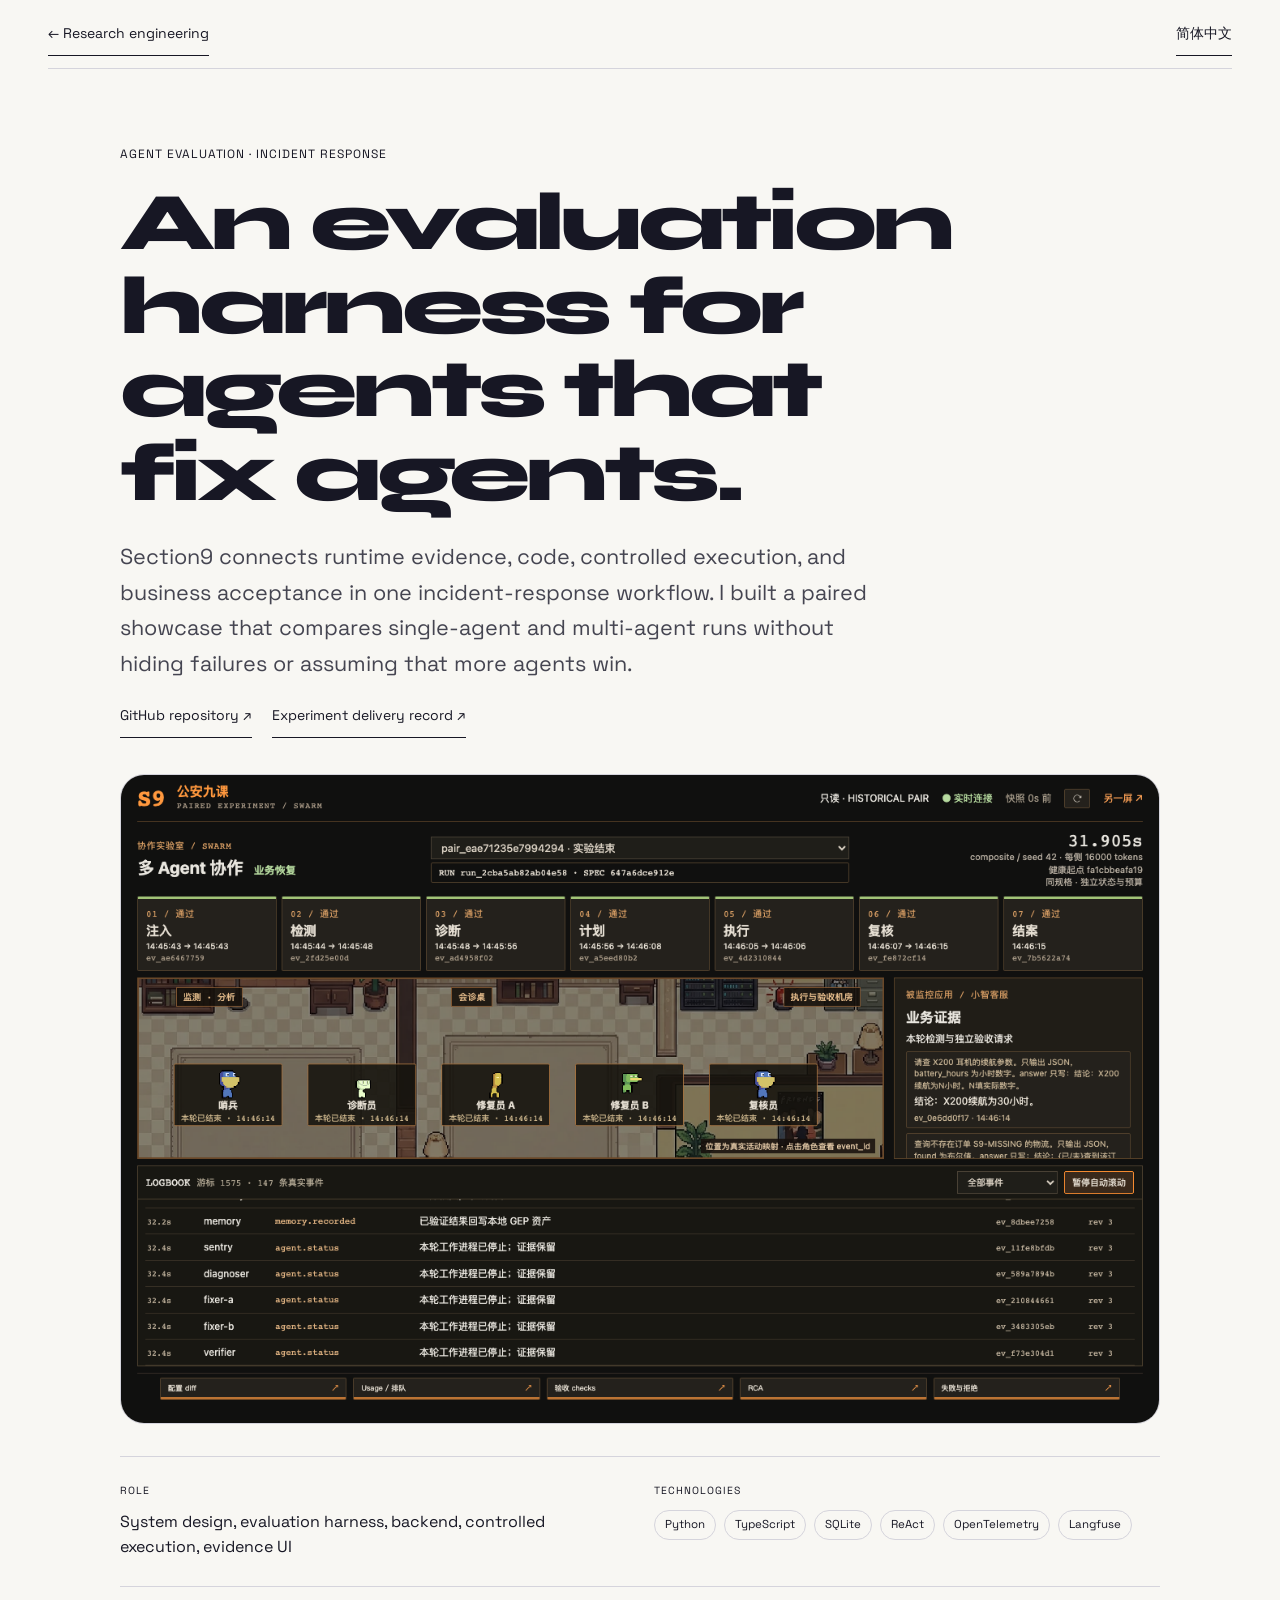
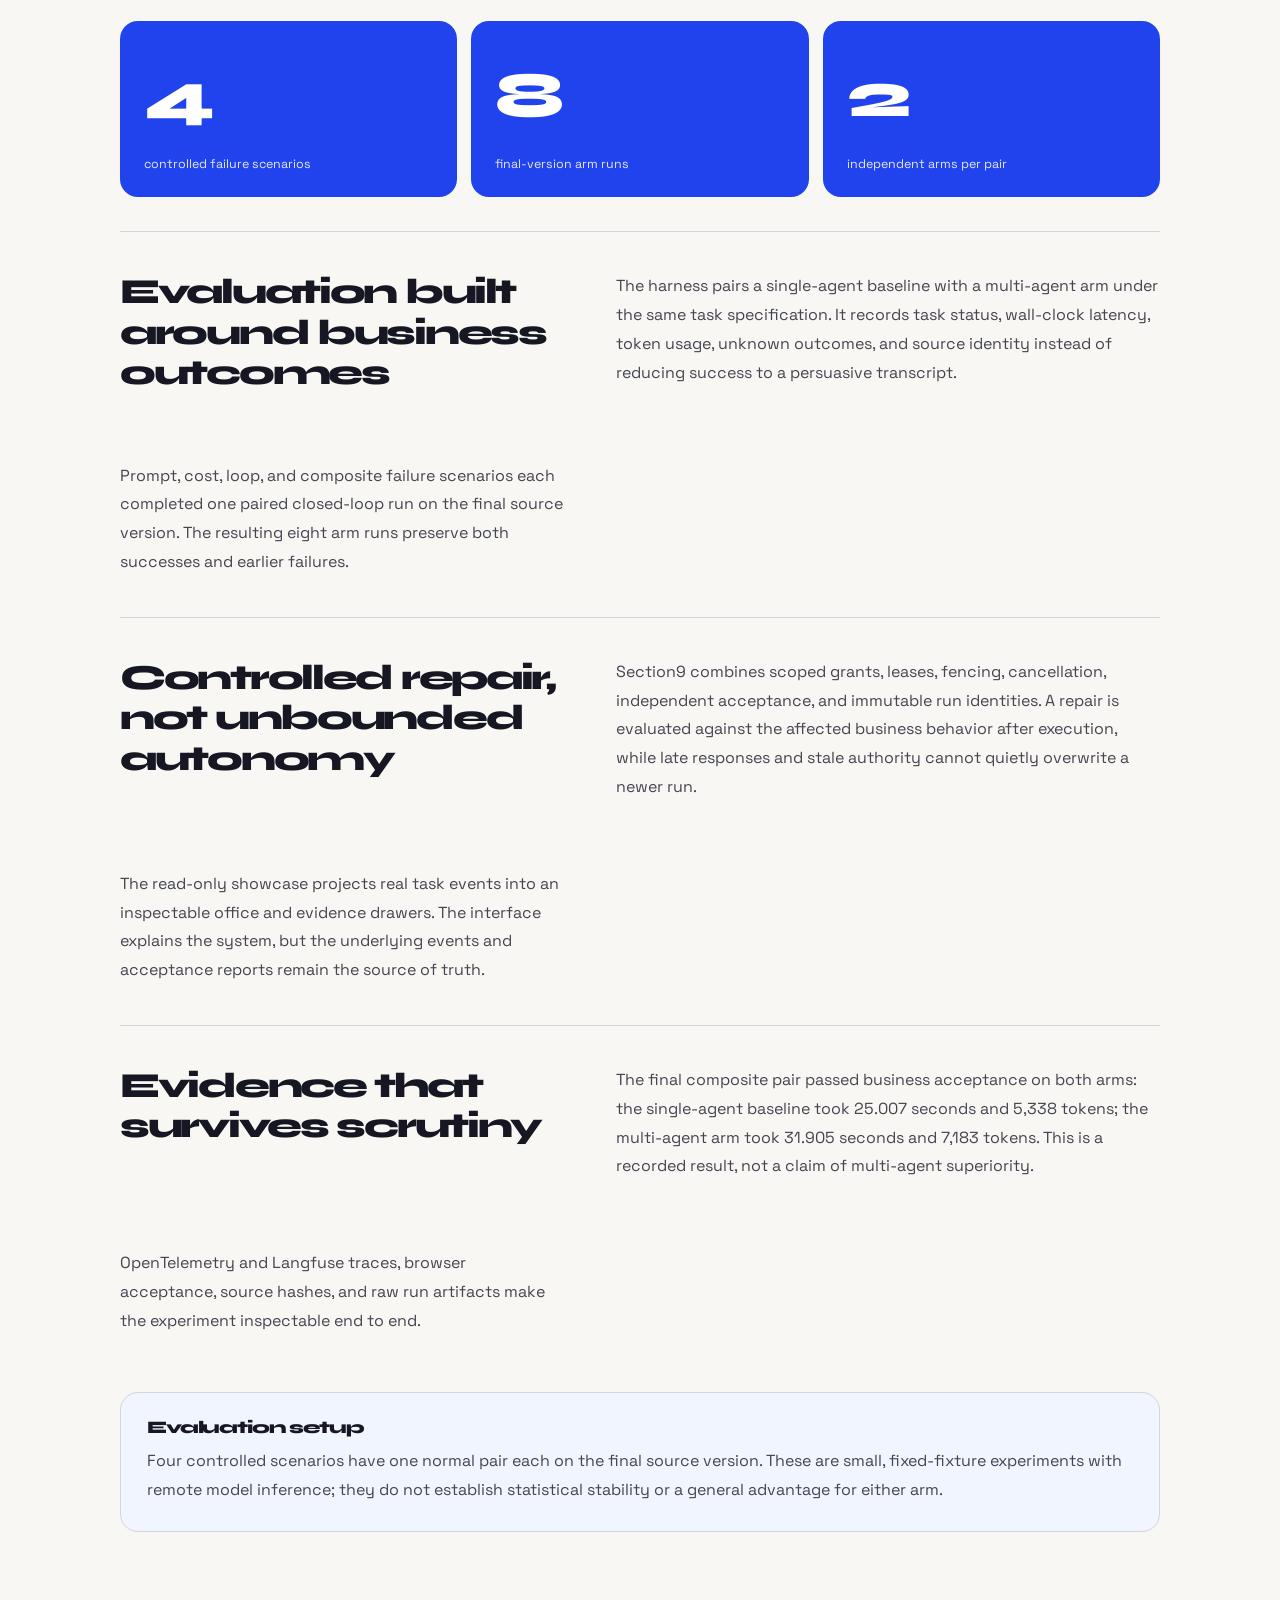
<file: en/work/section9/index.html>
<!doctype html>
<html lang="en">
<head>
  <meta charset="utf-8">
  <meta name="viewport" content="width=device-width, initial-scale=1">
  <title>Section9 — Agent Evaluation Harness | Jiachen Xie</title>
  <meta name="description" content="Section9 by Jiachen Xie: a paired evaluation harness for single-agent and multi-agent incident response, with task outcomes, latency, token usage, controlled execution, and independently checked evidence.">
  <link rel="canonical" href="https://er-s-an.github.io/en/work/section9/">
  <link rel="alternate" hreflang="en" href="https://er-s-an.github.io/en/work/section9/">
  <link rel="alternate" hreflang="zh-Hans" href="https://er-s-an.github.io/zh/work/section9/">
  <meta property="og:title" content="Section9 — Agent Evaluation Harness | Jiachen Xie">
  <meta property="og:description" content="Section9 by Jiachen Xie: a paired evaluation harness for single-agent and multi-agent incident response, with task outcomes, latency, token usage, controlled execution, and independently checked evidence.">
  <meta property="og:url" content="https://er-s-an.github.io/en/work/section9/">
  <meta property="og:type" content="article">
  <meta property="og:image" content="https://er-s-an.github.io/assets/social-card.png">
  <link rel="icon" href="/assets/favicon.svg" type="image/svg+xml">
  <link rel="stylesheet" href="/style.css?v=agent-evaluation-cases-1">
  <script type="application/ld+json">{"@context": "https://schema.org", "@type": "WebPage", "url": "https://er-s-an.github.io/en/work/section9/", "name": "Section9 — Agent Evaluation Harness | Jiachen Xie", "description": "Section9 by Jiachen Xie: a paired evaluation harness for single-agent and multi-agent incident response, with task outcomes, latency, token usage, controlled execution, and independently checked evidence.", "inLanguage": "en", "breadcrumb": {"@type": "BreadcrumbList", "itemListElement": [{"@type": "ListItem", "position": 1, "name": "Jiachen Xie", "item": "https://er-s-an.github.io/en/"}, {"@type": "ListItem", "position": 2, "name": "Work", "item": "https://er-s-an.github.io/en/#work"}, {"@type": "ListItem", "position": 3, "name": "Section9", "item": "https://er-s-an.github.io/en/work/section9/"}]}, "mainEntity": {"@type": "SoftwareSourceCode", "name": "Section9", "description": "Section9 by Jiachen Xie: a paired evaluation harness for single-agent and multi-agent incident response, with task outcomes, latency, token usage, controlled execution, and independently checked evidence.", "url": "https://er-s-an.github.io/en/work/section9/", "codeRepository": "https://github.com/er-s-an/section9", "author": {"@id": "https://er-s-an.github.io/#person"}}}</script>
</head>
<body>
  <header class="research-nav wrap">
    <a class="text-link" href="/en/research-engineering/">← Research engineering</a>
    <a class="text-link" href="/zh/work/section9/" lang="zh-Hans">简体中文</a>
  </header>
  <main class="case-profile wrap">
    <p class="eyebrow">AGENT EVALUATION · INCIDENT RESPONSE</p>
    <h1>An evaluation harness for agents that fix agents.</h1>
    <p class="case-summary">Section9 connects runtime evidence, code, controlled execution, and business acceptance in one incident-response workflow. I built a paired showcase that compares single-agent and multi-agent runs without hiding failures or assuming that more agents win.</p>
    <div class="research-links"><a class="text-link" href="https://github.com/er-s-an/section9">GitHub repository ↗</a><a class="text-link" href="https://github.com/er-s-an/section9/blob/main/docs/SHOWCASE_DELIVERY.md">Experiment delivery record ↗</a></div>
    <figure class="case-hero"><img src="/assets/case-studies/section9-showcase.png" width="1440" height="900" alt="Section9 multi-agent incident-response showcase with live evidence"></figure>
    <dl class="case-facts">
      <div><dt>ROLE</dt><dd>System design, evaluation harness, backend, controlled execution, evidence UI</dd></div>
      <div><dt>TECHNOLOGIES</dt><dd class="case-stack"><span class="skill-tag">Python</span><span class="skill-tag">TypeScript</span><span class="skill-tag">SQLite</span><span class="skill-tag">ReAct</span><span class="skill-tag">OpenTelemetry</span><span class="skill-tag">Langfuse</span></dd></div>
    </dl>
    <section class="case-metrics" aria-label="Key results"><div><strong>4</strong><span>controlled failure scenarios</span></div><div><strong>8</strong><span>final-version arm runs</span></div><div><strong>2</strong><span>independent arms per pair</span></div></section>
    <section class="case-section"><h2>Evaluation built around business outcomes</h2><p>The harness pairs a single-agent baseline with a multi-agent arm under the same task specification. It records task status, wall-clock latency, token usage, unknown outcomes, and source identity instead of reducing success to a persuasive transcript.</p><p>Prompt, cost, loop, and composite failure scenarios each completed one paired closed-loop run on the final source version. The resulting eight arm runs preserve both successes and earlier failures.</p></section><section class="case-section"><h2>Controlled repair, not unbounded autonomy</h2><p>Section9 combines scoped grants, leases, fencing, cancellation, independent acceptance, and immutable run identities. A repair is evaluated against the affected business behavior after execution, while late responses and stale authority cannot quietly overwrite a newer run.</p><p>The read-only showcase projects real task events into an inspectable office and evidence drawers. The interface explains the system, but the underlying events and acceptance reports remain the source of truth.</p></section><section class="case-section"><h2>Evidence that survives scrutiny</h2><p>The final composite pair passed business acceptance on both arms: the single-agent baseline took 25.007 seconds and 5,338 tokens; the multi-agent arm took 31.905 seconds and 7,183 tokens. This is a recorded result, not a claim of multi-agent superiority.</p><p>OpenTelemetry and Langfuse traces, browser acceptance, source hashes, and raw run artifacts make the experiment inspectable end to end.</p></section>
    <section class="case-method"><h2>Evaluation setup</h2><p>Four controlled scenarios have one normal pair each on the final source version. These are small, fixed-fixture experiments with remote model inference; they do not establish statistical stability or a general advantage for either arm.</p></section>
  </main>
</body>
</html>
</file>
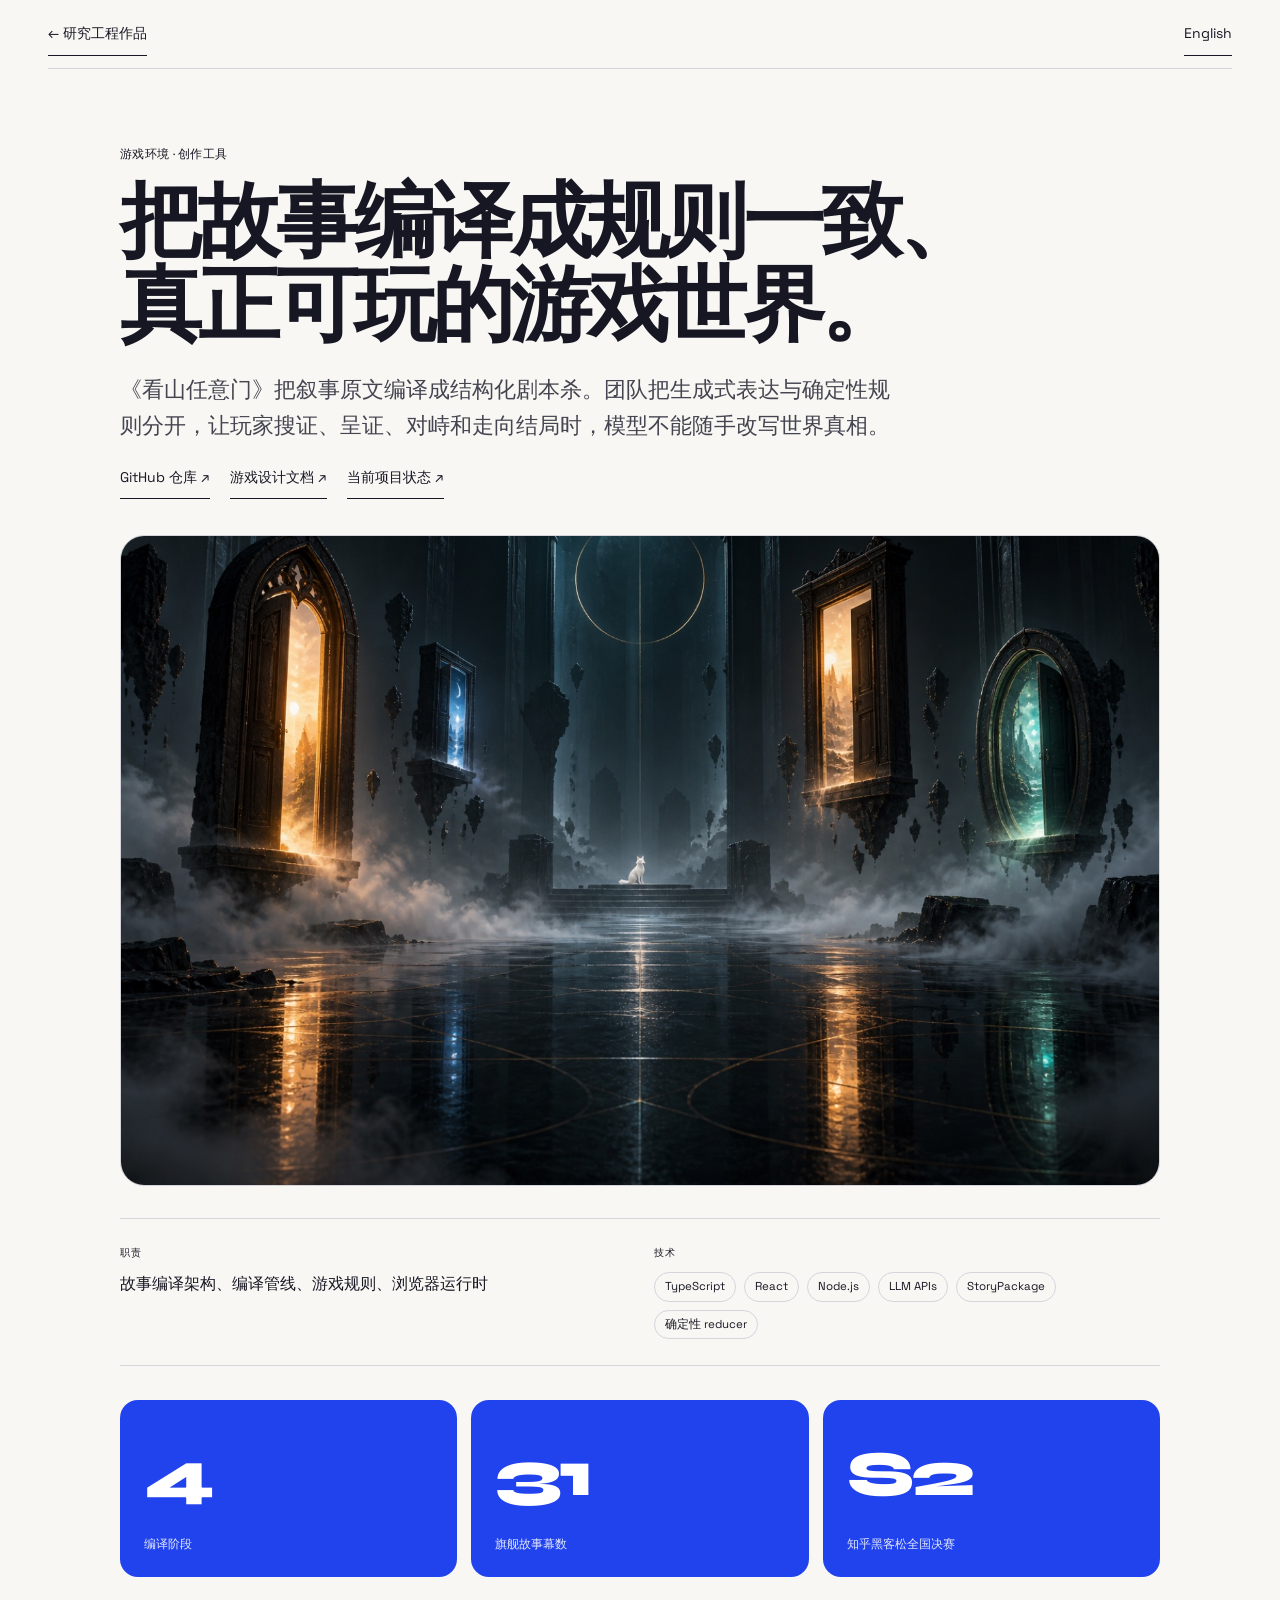
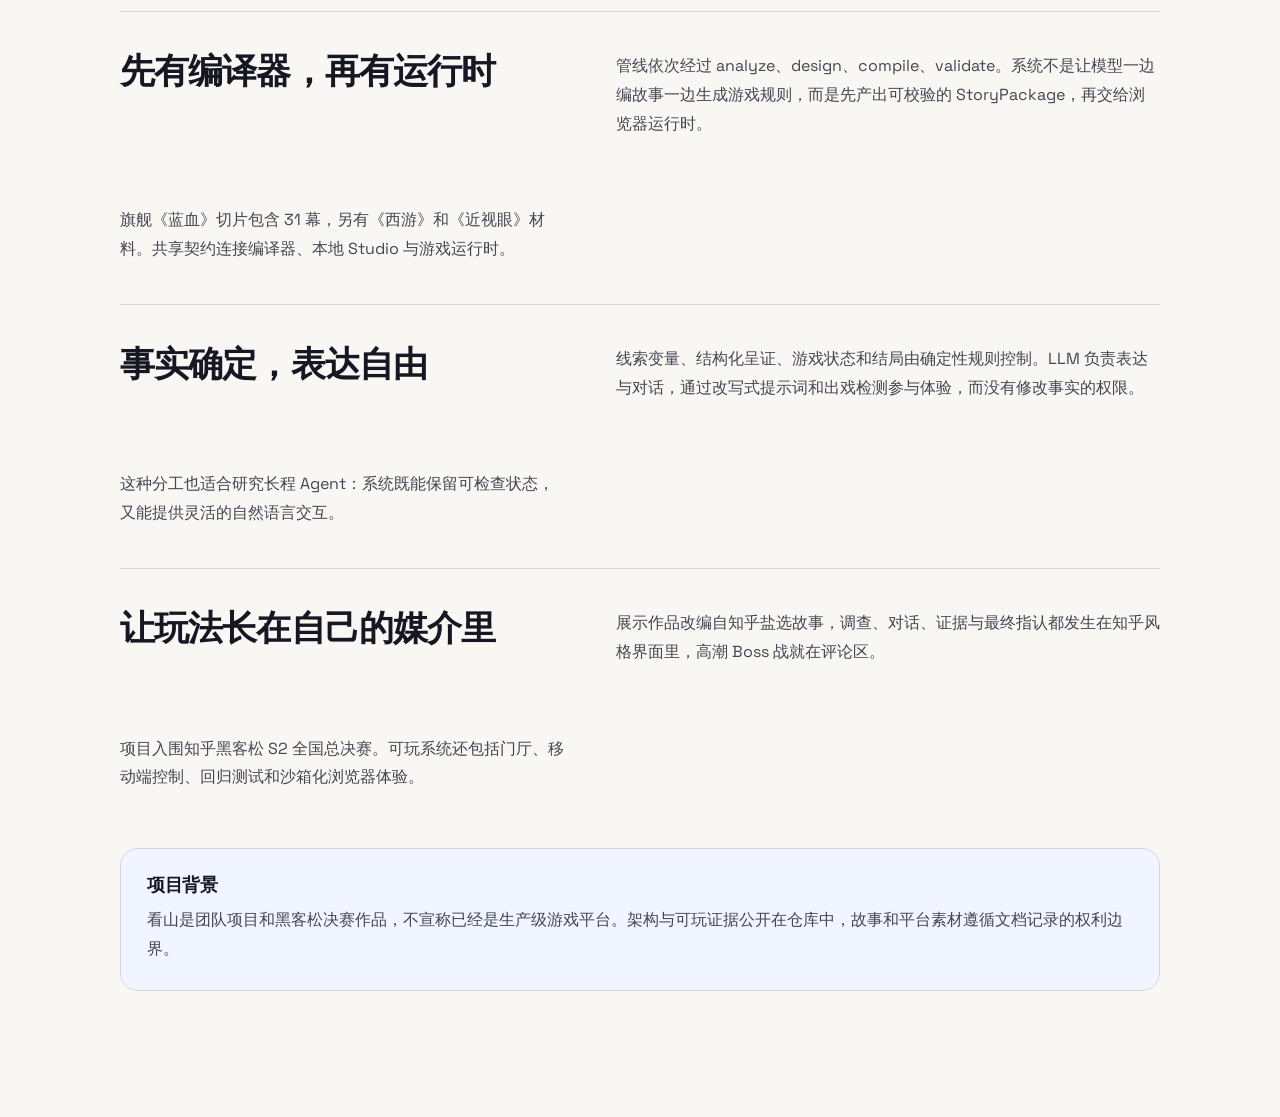
<file: zh/work/kanshan/index.html>
<!doctype html>
<html lang="zh-Hans">
<head>
  <meta charset="utf-8">
  <meta name="viewport" content="width=device-width, initial-scale=1">
  <title>看山任意门 — 故事编译游戏引擎｜谢佳辰</title>
  <meta name="description" content="谢佳辰团队的看山任意门：故事编译管线、StoryPackage 结构校验、确定性游戏状态规则与可玩浏览器运行时，让 LLM 专注表达而不篡改世界事实。">
  <link rel="canonical" href="https://er-s-an.github.io/zh/work/kanshan/">
  <link rel="alternate" hreflang="en" href="https://er-s-an.github.io/en/work/kanshan/">
  <link rel="alternate" hreflang="zh-Hans" href="https://er-s-an.github.io/zh/work/kanshan/">
  <meta property="og:title" content="看山任意门 — 故事编译游戏引擎｜谢佳辰">
  <meta property="og:description" content="谢佳辰团队的看山任意门：故事编译管线、StoryPackage 结构校验、确定性游戏状态规则与可玩浏览器运行时，让 LLM 专注表达而不篡改世界事实。">
  <meta property="og:url" content="https://er-s-an.github.io/zh/work/kanshan/">
  <meta property="og:type" content="article">
  <meta property="og:image" content="https://er-s-an.github.io/assets/social-card.png">
  <link rel="icon" href="/assets/favicon.svg" type="image/svg+xml">
  <link rel="stylesheet" href="/style.css?v=agent-evaluation-cases-1">
  <script type="application/ld+json">{"@context": "https://schema.org", "@type": "WebPage", "url": "https://er-s-an.github.io/zh/work/kanshan/", "name": "看山任意门 — 故事编译游戏引擎｜谢佳辰", "description": "谢佳辰团队的看山任意门：故事编译管线、StoryPackage 结构校验、确定性游戏状态规则与可玩浏览器运行时，让 LLM 专注表达而不篡改世界事实。", "inLanguage": "zh-Hans", "breadcrumb": {"@type": "BreadcrumbList", "itemListElement": [{"@type": "ListItem", "position": 1, "name": "Jiachen Xie", "item": "https://er-s-an.github.io/zh/"}, {"@type": "ListItem", "position": 2, "name": "作品", "item": "https://er-s-an.github.io/zh/#work"}, {"@type": "ListItem", "position": 3, "name": "看山任意门", "item": "https://er-s-an.github.io/zh/work/kanshan/"}]}, "mainEntity": {"@type": "SoftwareSourceCode", "name": "看山任意门", "description": "谢佳辰团队的看山任意门：故事编译管线、StoryPackage 结构校验、确定性游戏状态规则与可玩浏览器运行时，让 LLM 专注表达而不篡改世界事实。", "url": "https://er-s-an.github.io/zh/work/kanshan/", "codeRepository": "https://github.com/er-s-an/kanshanOPENdoor", "author": {"@id": "https://er-s-an.github.io/#person"}}}</script>
</head>
<body>
  <header class="research-nav wrap">
    <a class="text-link" href="/zh/research-engineering/">← 研究工程作品</a>
    <a class="text-link" href="/en/work/kanshan/" lang="en">English</a>
  </header>
  <main class="case-profile wrap">
    <p class="eyebrow">游戏环境 · 创作工具</p>
    <h1>把故事编译成规则一致、真正可玩的游戏世界。</h1>
    <p class="case-summary">《看山任意门》把叙事原文编译成结构化剧本杀。团队把生成式表达与确定性规则分开，让玩家搜证、呈证、对峙和走向结局时，模型不能随手改写世界真相。</p>
    <div class="research-links"><a class="text-link" href="https://github.com/er-s-an/kanshanOPENdoor">GitHub 仓库 ↗</a><a class="text-link" href="https://github.com/er-s-an/kanshanOPENdoor/blob/codex/initial-upload/GDD.md">游戏设计文档 ↗</a><a class="text-link" href="https://github.com/er-s-an/kanshanOPENdoor/blob/codex/initial-upload/STATUS.md">当前项目状态 ↗</a></div>
    <figure class="case-hero"><img src="/assets/case-studies/kanshan-hall.jpg" width="1440" height="900" alt="看山任意门的门厅美术图"></figure>
    <dl class="case-facts">
      <div><dt>职责</dt><dd>故事编译架构、编译管线、游戏规则、浏览器运行时</dd></div>
      <div><dt>技术</dt><dd class="case-stack"><span class="skill-tag">TypeScript</span><span class="skill-tag">React</span><span class="skill-tag">Node.js</span><span class="skill-tag">LLM APIs</span><span class="skill-tag">StoryPackage</span><span class="skill-tag">确定性 reducer</span></dd></div>
    </dl>
    <section class="case-metrics" aria-label="关键结果"><div><strong>4</strong><span>编译阶段</span></div><div><strong>31</strong><span>旗舰故事幕数</span></div><div><strong>S2</strong><span>知乎黑客松全国决赛</span></div></section>
    <section class="case-section"><h2>先有编译器，再有运行时</h2><p>管线依次经过 analyze、design、compile、validate。系统不是让模型一边编故事一边生成游戏规则，而是先产出可校验的 StoryPackage，再交给浏览器运行时。</p><p>旗舰《蓝血》切片包含 31 幕，另有《西游》和《近视眼》材料。共享契约连接编译器、本地 Studio 与游戏运行时。</p></section><section class="case-section"><h2>事实确定，表达自由</h2><p>线索变量、结构化呈证、游戏状态和结局由确定性规则控制。LLM 负责表达与对话，通过改写式提示词和出戏检测参与体验，而没有修改事实的权限。</p><p>这种分工也适合研究长程 Agent：系统既能保留可检查状态，又能提供灵活的自然语言交互。</p></section><section class="case-section"><h2>让玩法长在自己的媒介里</h2><p>展示作品改编自知乎盐选故事，调查、对话、证据与最终指认都发生在知乎风格界面里，高潮 Boss 战就在评论区。</p><p>项目入围知乎黑客松 S2 全国总决赛。可玩系统还包括门厅、移动端控制、回归测试和沙箱化浏览器体验。</p></section>
    <section class="case-method"><h2>项目背景</h2><p>看山是团队项目和黑客松决赛作品，不宣称已经是生产级游戏平台。架构与可玩证据公开在仓库中，故事和平台素材遵循文档记录的权利边界。</p></section>
  </main>
</body>
</html>
</file>
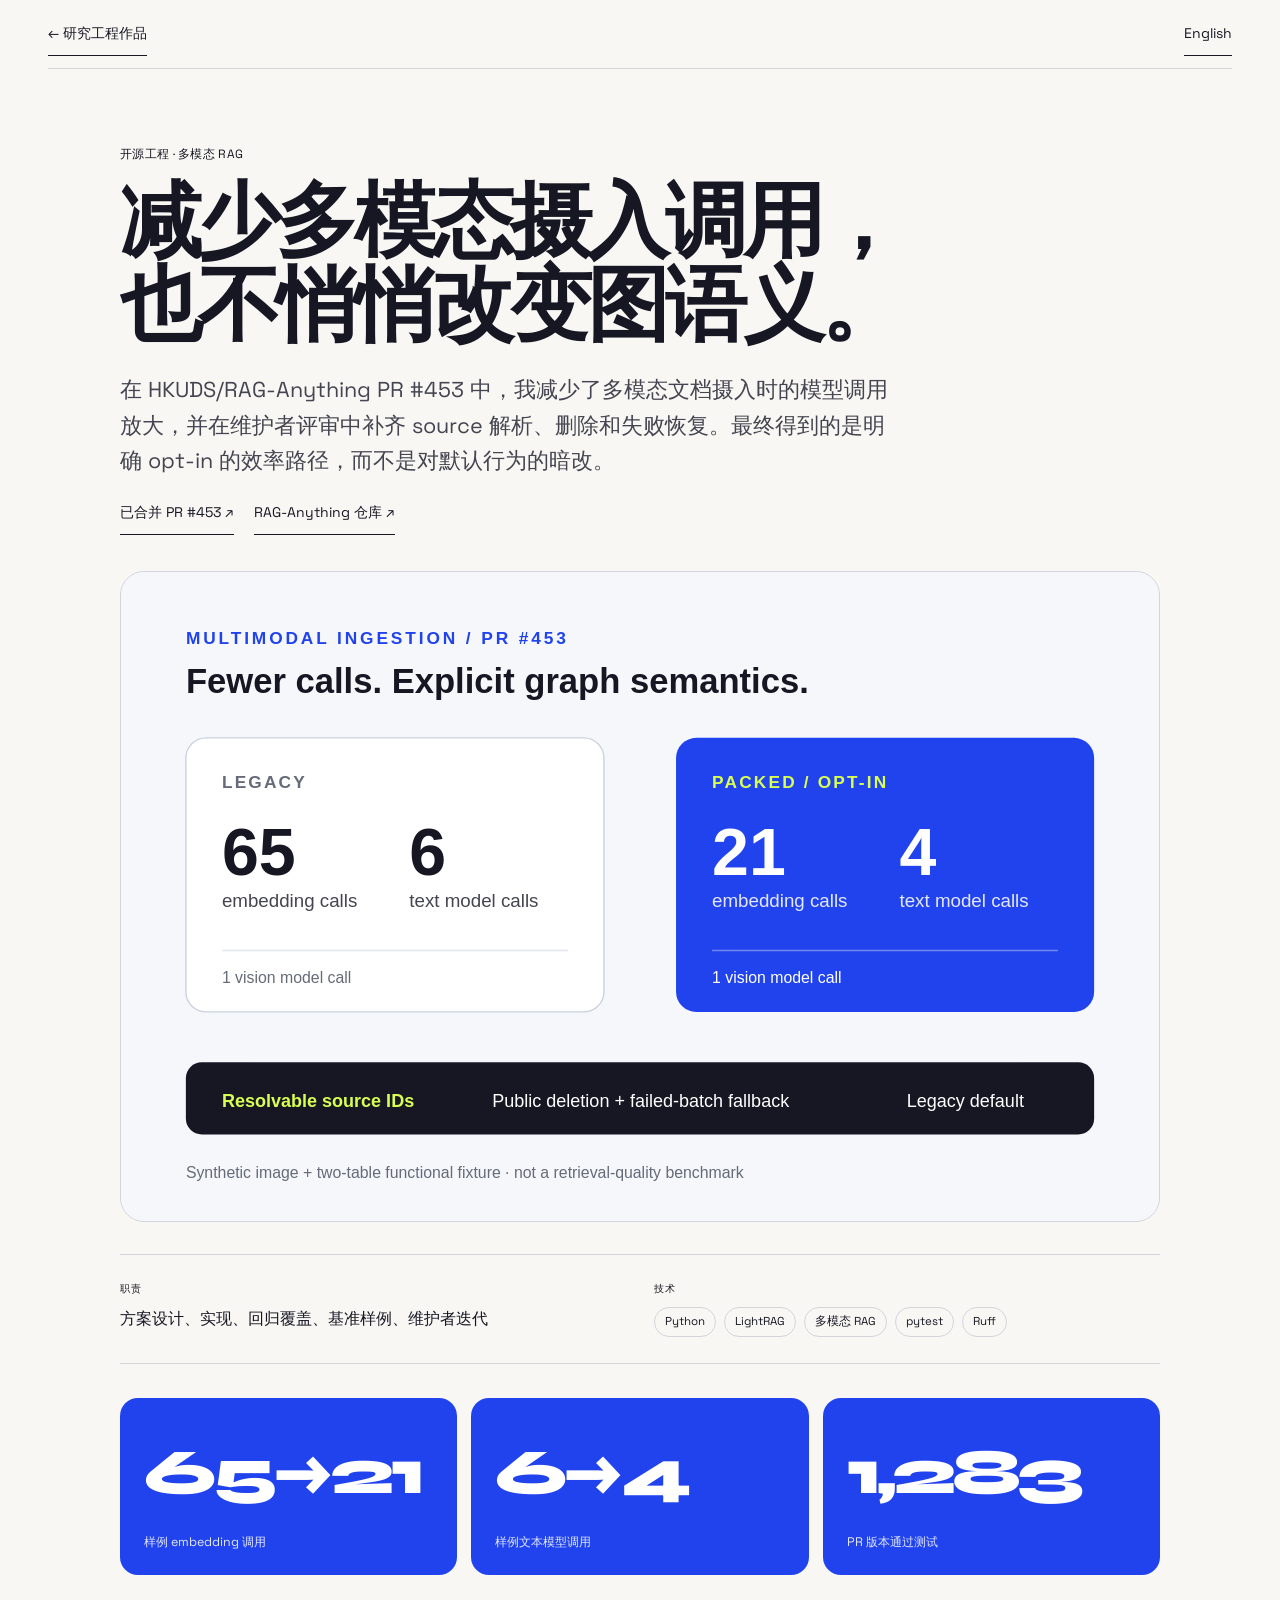
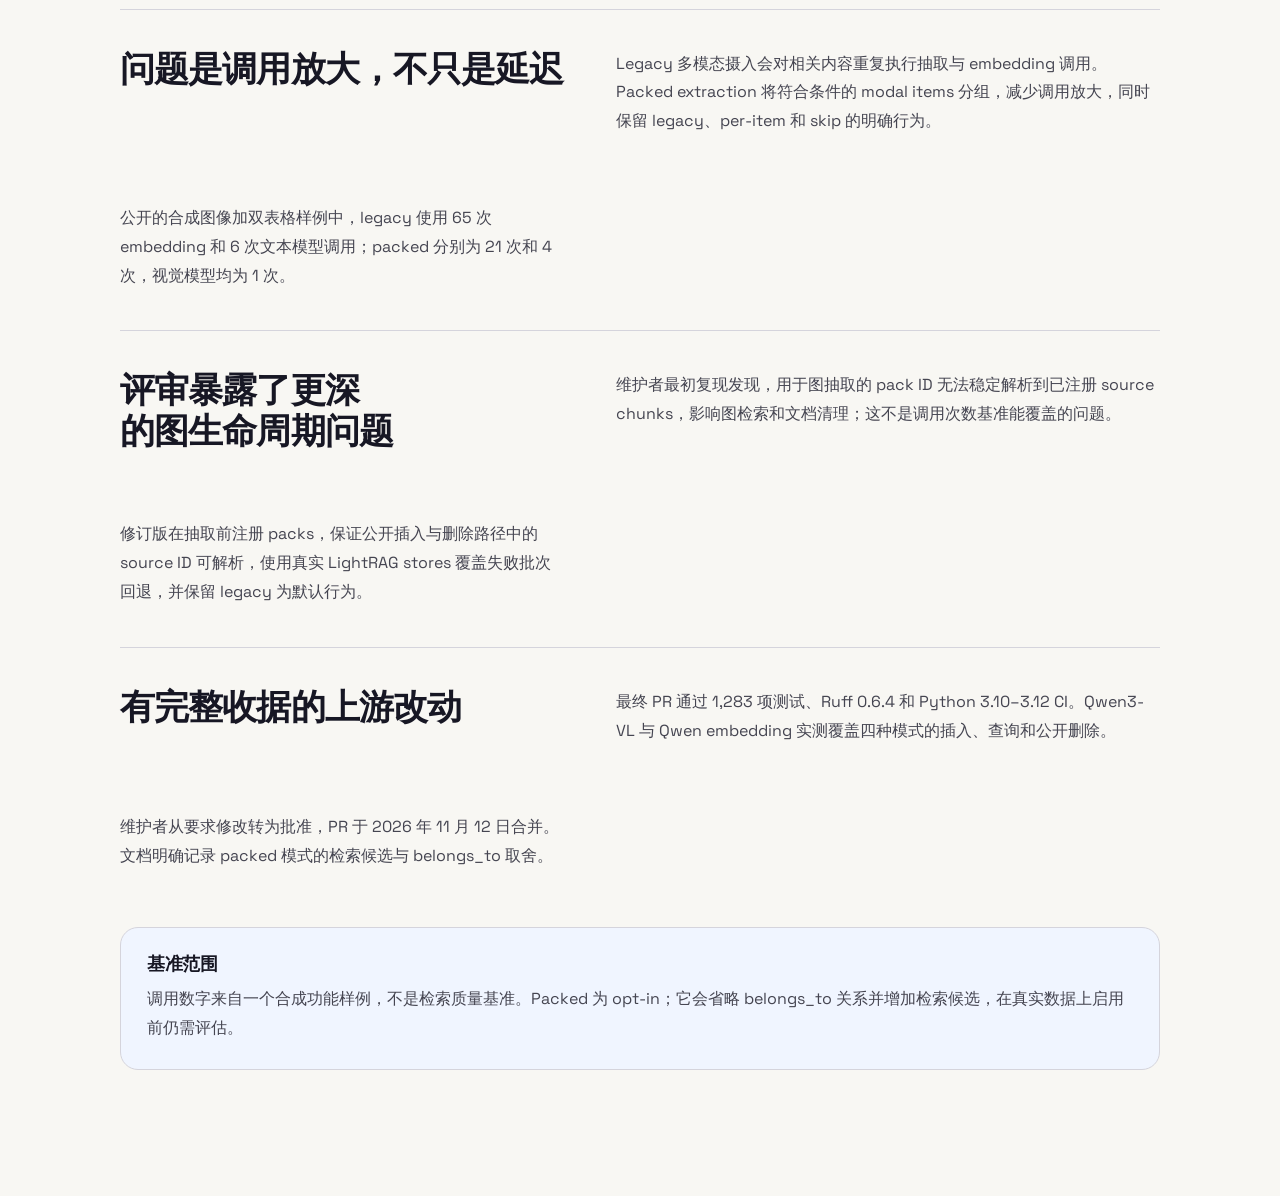
<file: zh/work/rag-anything-ingestion/index.html>
<!doctype html>
<html lang="zh-Hans">
<head>
  <meta charset="utf-8">
  <meta name="viewport" content="width=device-width, initial-scale=1">
  <title>RAG-Anything — 多模态文档摄入优化｜谢佳辰</title>
  <meta name="description" content="谢佳辰已合并的 RAG-Anything PR：通过可选 packed extraction 减少多模态摄入调用，同时保持 source ID 可解析、删除与失败回退行为，并保留默认图语义。">
  <link rel="canonical" href="https://er-s-an.github.io/zh/work/rag-anything-ingestion/">
  <link rel="alternate" hreflang="en" href="https://er-s-an.github.io/en/work/rag-anything-ingestion/">
  <link rel="alternate" hreflang="zh-Hans" href="https://er-s-an.github.io/zh/work/rag-anything-ingestion/">
  <meta property="og:title" content="RAG-Anything — 多模态文档摄入优化｜谢佳辰">
  <meta property="og:description" content="谢佳辰已合并的 RAG-Anything PR：通过可选 packed extraction 减少多模态摄入调用，同时保持 source ID 可解析、删除与失败回退行为，并保留默认图语义。">
  <meta property="og:url" content="https://er-s-an.github.io/zh/work/rag-anything-ingestion/">
  <meta property="og:type" content="article">
  <meta property="og:image" content="https://er-s-an.github.io/assets/social-card.png">
  <link rel="icon" href="/assets/favicon.svg" type="image/svg+xml">
  <link rel="stylesheet" href="/style.css?v=agent-evaluation-cases-1">
  <script type="application/ld+json">{"@context": "https://schema.org", "@type": "WebPage", "url": "https://er-s-an.github.io/zh/work/rag-anything-ingestion/", "name": "RAG-Anything — 多模态文档摄入优化｜谢佳辰", "description": "谢佳辰已合并的 RAG-Anything PR：通过可选 packed extraction 减少多模态摄入调用，同时保持 source ID 可解析、删除与失败回退行为，并保留默认图语义。", "inLanguage": "zh-Hans", "breadcrumb": {"@type": "BreadcrumbList", "itemListElement": [{"@type": "ListItem", "position": 1, "name": "Jiachen Xie", "item": "https://er-s-an.github.io/zh/"}, {"@type": "ListItem", "position": 2, "name": "作品", "item": "https://er-s-an.github.io/zh/#work"}, {"@type": "ListItem", "position": 3, "name": "RAG-Anything", "item": "https://er-s-an.github.io/zh/work/rag-anything-ingestion/"}]}, "mainEntity": {"@type": "SoftwareSourceCode", "name": "RAG-Anything", "description": "谢佳辰已合并的 RAG-Anything PR：通过可选 packed extraction 减少多模态摄入调用，同时保持 source ID 可解析、删除与失败回退行为，并保留默认图语义。", "url": "https://er-s-an.github.io/zh/work/rag-anything-ingestion/", "codeRepository": "https://github.com/HKUDS/RAG-Anything", "author": {"@id": "https://er-s-an.github.io/#person"}}}</script>
</head>
<body>
  <header class="research-nav wrap">
    <a class="text-link" href="/zh/research-engineering/">← 研究工程作品</a>
    <a class="text-link" href="/en/work/rag-anything-ingestion/" lang="en">English</a>
  </header>
  <main class="case-profile wrap">
    <p class="eyebrow">开源工程 · 多模态 RAG</p>
    <h1>减少多模态摄入调用，也不悄悄改变图语义。</h1>
    <p class="case-summary">在 HKUDS/RAG-Anything PR #453 中，我减少了多模态文档摄入时的模型调用放大，并在维护者评审中补齐 source 解析、删除和失败恢复。最终得到的是明确 opt-in 的效率路径，而不是对默认行为的暗改。</p>
    <div class="research-links"><a class="text-link" href="https://github.com/HKUDS/RAG-Anything/pull/453">已合并 PR #453 ↗</a><a class="text-link" href="https://github.com/HKUDS/RAG-Anything">RAG-Anything 仓库 ↗</a></div>
    <figure class="case-hero"><img src="/assets/case-studies/rag-ingestion.svg" width="1440" height="900" alt="legacy 与 packed 多模态摄入调用对比图"></figure>
    <dl class="case-facts">
      <div><dt>职责</dt><dd>方案设计、实现、回归覆盖、基准样例、维护者迭代</dd></div>
      <div><dt>技术</dt><dd class="case-stack"><span class="skill-tag">Python</span><span class="skill-tag">LightRAG</span><span class="skill-tag">多模态 RAG</span><span class="skill-tag">pytest</span><span class="skill-tag">Ruff</span></dd></div>
    </dl>
    <section class="case-metrics" aria-label="关键结果"><div><strong>65→21</strong><span>样例 embedding 调用</span></div><div><strong>6→4</strong><span>样例文本模型调用</span></div><div><strong>1,283</strong><span>PR 版本通过测试</span></div></section>
    <section class="case-section"><h2>问题是调用放大，不只是延迟</h2><p>Legacy 多模态摄入会对相关内容重复执行抽取与 embedding 调用。Packed extraction 将符合条件的 modal items 分组，减少调用放大，同时保留 legacy、per-item 和 skip 的明确行为。</p><p>公开的合成图像加双表格样例中，legacy 使用 65 次 embedding 和 6 次文本模型调用；packed 分别为 21 次和 4 次，视觉模型均为 1 次。</p></section><section class="case-section"><h2>评审暴露了更深的图生命周期问题</h2><p>维护者最初复现发现，用于图抽取的 pack ID 无法稳定解析到已注册 source chunks，影响图检索和文档清理；这不是调用次数基准能覆盖的问题。</p><p>修订版在抽取前注册 packs，保证公开插入与删除路径中的 source ID 可解析，使用真实 LightRAG stores 覆盖失败批次回退，并保留 legacy 为默认行为。</p></section><section class="case-section"><h2>有完整收据的上游改动</h2><p>最终 PR 通过 1,283 项测试、Ruff 0.6.4 和 Python 3.10–3.12 CI。Qwen3-VL 与 Qwen embedding 实测覆盖四种模式的插入、查询和公开删除。</p><p>维护者从要求修改转为批准，PR 于 2026 年 11 月 12 日合并。文档明确记录 packed 模式的检索候选与 belongs_to 取舍。</p></section>
    <section class="case-method"><h2>基准范围</h2><p>调用数字来自一个合成功能样例，不是检索质量基准。Packed 为 opt-in；它会省略 belongs_to 关系并增加检索候选，在真实数据上启用前仍需评估。</p></section>
  </main>
</body>
</html>
</file>
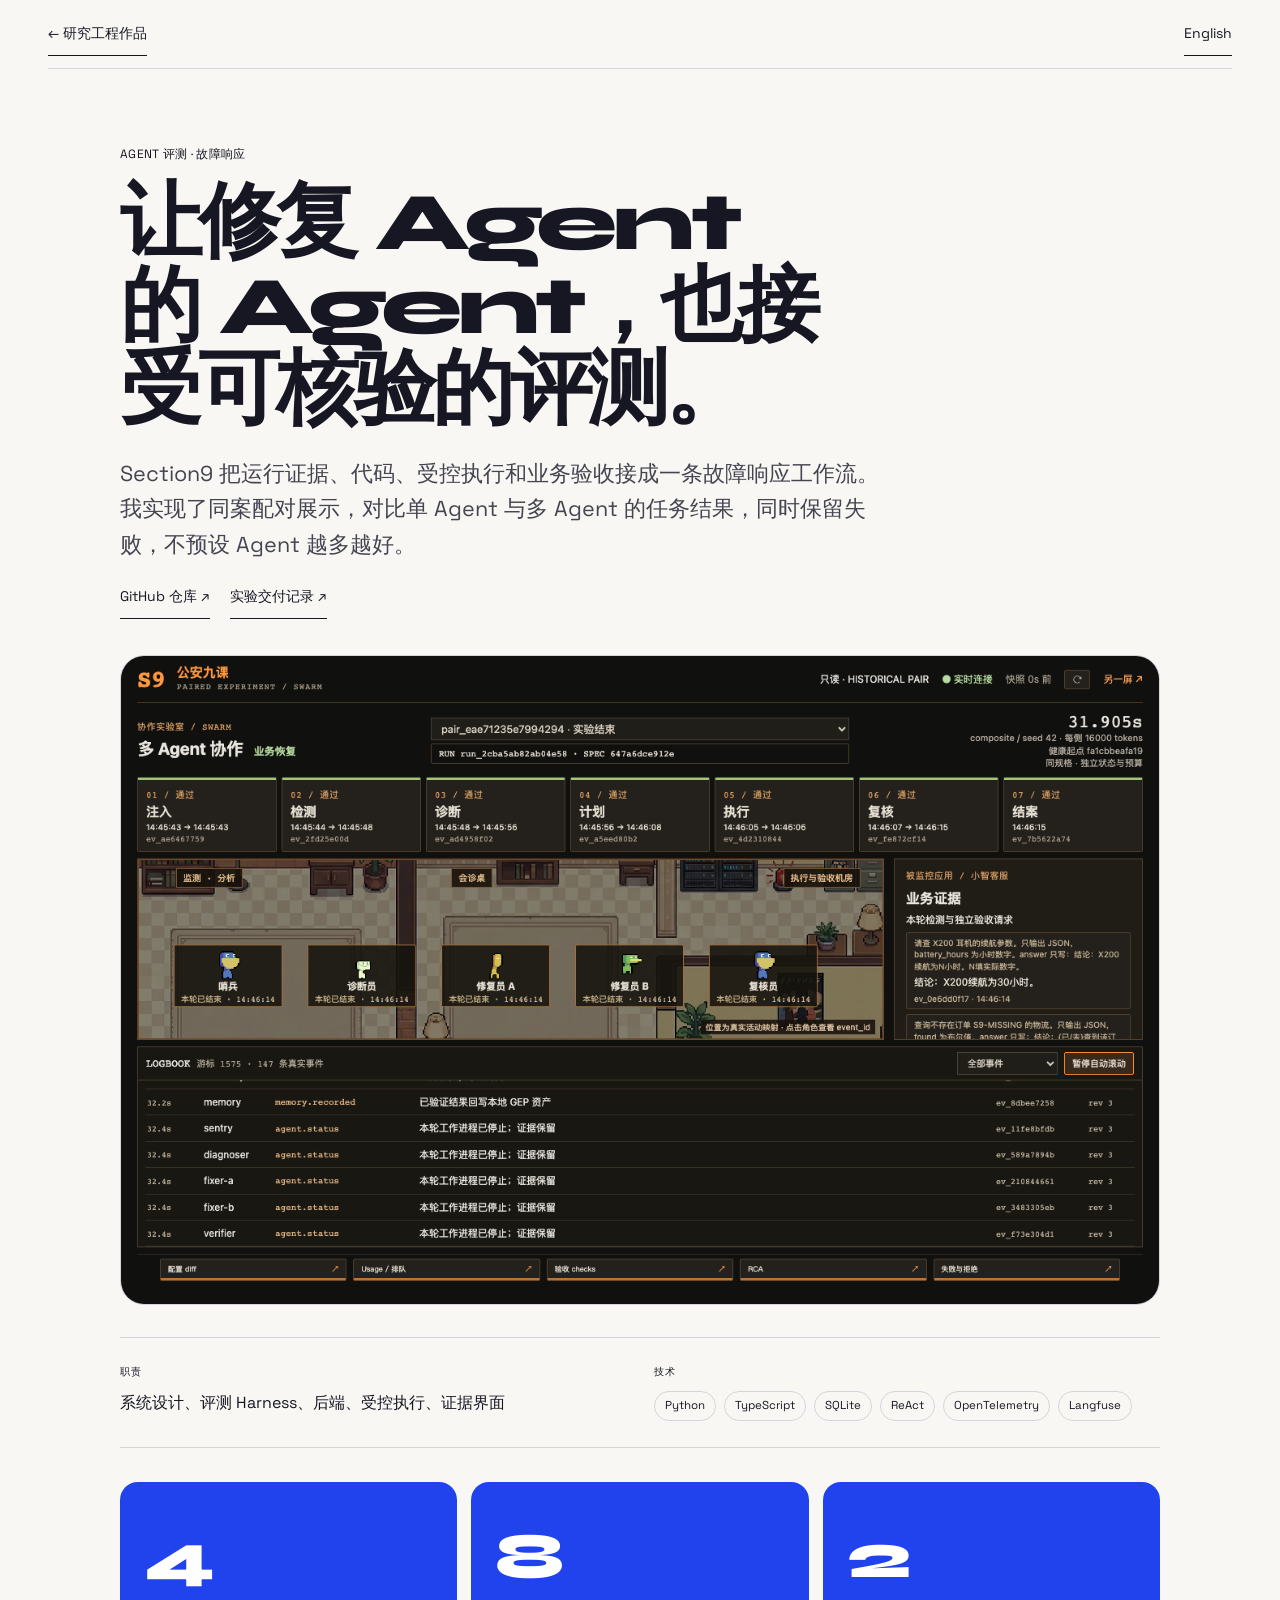
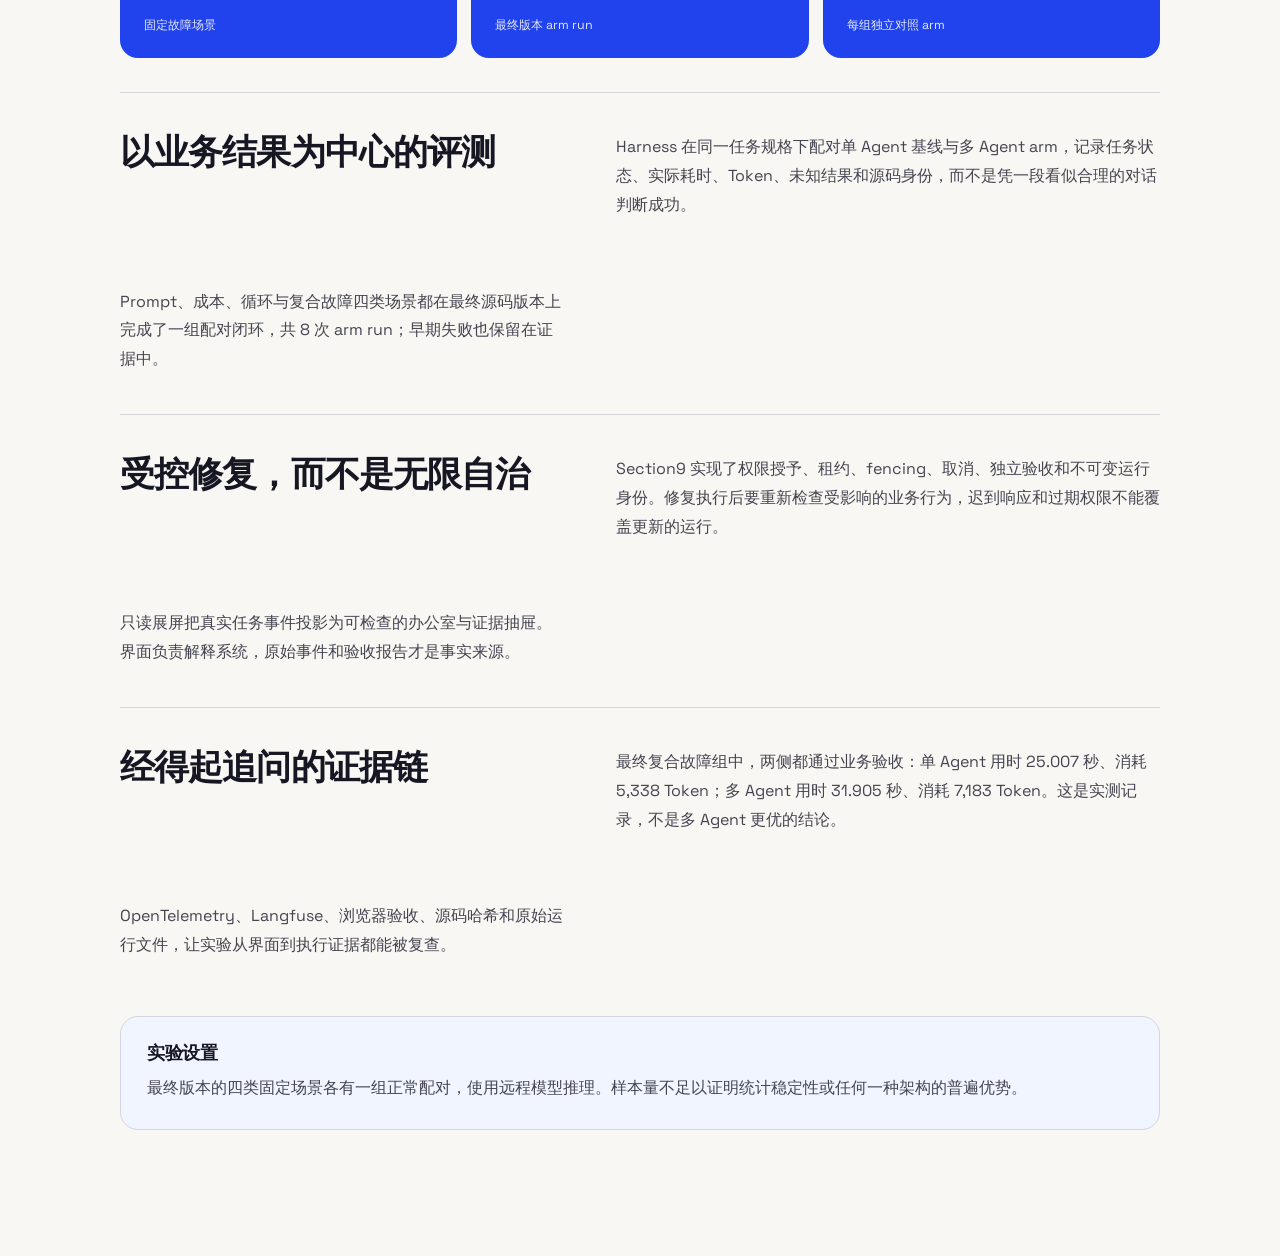
<file: zh/work/section9/index.html>
<!doctype html>
<html lang="zh-Hans">
<head>
  <meta charset="utf-8">
  <meta name="viewport" content="width=device-width, initial-scale=1">
  <title>Section9 — Agent 评测与故障响应系统｜谢佳辰</title>
  <meta name="description" content="谢佳辰的 Section9：面向单 Agent 与多 Agent 故障响应的配对评测系统，记录任务结果、延迟、Token、受控执行和独立验收证据。">
  <link rel="canonical" href="https://er-s-an.github.io/zh/work/section9/">
  <link rel="alternate" hreflang="en" href="https://er-s-an.github.io/en/work/section9/">
  <link rel="alternate" hreflang="zh-Hans" href="https://er-s-an.github.io/zh/work/section9/">
  <meta property="og:title" content="Section9 — Agent 评测与故障响应系统｜谢佳辰">
  <meta property="og:description" content="谢佳辰的 Section9：面向单 Agent 与多 Agent 故障响应的配对评测系统，记录任务结果、延迟、Token、受控执行和独立验收证据。">
  <meta property="og:url" content="https://er-s-an.github.io/zh/work/section9/">
  <meta property="og:type" content="article">
  <meta property="og:image" content="https://er-s-an.github.io/assets/social-card.png">
  <link rel="icon" href="/assets/favicon.svg" type="image/svg+xml">
  <link rel="stylesheet" href="/style.css?v=agent-evaluation-cases-1">
  <script type="application/ld+json">{"@context": "https://schema.org", "@type": "WebPage", "url": "https://er-s-an.github.io/zh/work/section9/", "name": "Section9 — Agent 评测与故障响应系统｜谢佳辰", "description": "谢佳辰的 Section9：面向单 Agent 与多 Agent 故障响应的配对评测系统，记录任务结果、延迟、Token、受控执行和独立验收证据。", "inLanguage": "zh-Hans", "breadcrumb": {"@type": "BreadcrumbList", "itemListElement": [{"@type": "ListItem", "position": 1, "name": "Jiachen Xie", "item": "https://er-s-an.github.io/zh/"}, {"@type": "ListItem", "position": 2, "name": "作品", "item": "https://er-s-an.github.io/zh/#work"}, {"@type": "ListItem", "position": 3, "name": "Section9", "item": "https://er-s-an.github.io/zh/work/section9/"}]}, "mainEntity": {"@type": "SoftwareSourceCode", "name": "Section9", "description": "谢佳辰的 Section9：面向单 Agent 与多 Agent 故障响应的配对评测系统，记录任务结果、延迟、Token、受控执行和独立验收证据。", "url": "https://er-s-an.github.io/zh/work/section9/", "codeRepository": "https://github.com/er-s-an/section9", "author": {"@id": "https://er-s-an.github.io/#person"}}}</script>
</head>
<body>
  <header class="research-nav wrap">
    <a class="text-link" href="/zh/research-engineering/">← 研究工程作品</a>
    <a class="text-link" href="/en/work/section9/" lang="en">English</a>
  </header>
  <main class="case-profile wrap">
    <p class="eyebrow">AGENT 评测 · 故障响应</p>
    <h1>让修复 Agent 的 Agent，也接受可核验的评测。</h1>
    <p class="case-summary">Section9 把运行证据、代码、受控执行和业务验收接成一条故障响应工作流。我实现了同案配对展示，对比单 Agent 与多 Agent 的任务结果，同时保留失败，不预设 Agent 越多越好。</p>
    <div class="research-links"><a class="text-link" href="https://github.com/er-s-an/section9">GitHub 仓库 ↗</a><a class="text-link" href="https://github.com/er-s-an/section9/blob/main/docs/SHOWCASE_DELIVERY.md">实验交付记录 ↗</a></div>
    <figure class="case-hero"><img src="/assets/case-studies/section9-showcase.png" width="1440" height="900" alt="Section9 多 Agent 故障响应展示与实时证据"></figure>
    <dl class="case-facts">
      <div><dt>职责</dt><dd>系统设计、评测 Harness、后端、受控执行、证据界面</dd></div>
      <div><dt>技术</dt><dd class="case-stack"><span class="skill-tag">Python</span><span class="skill-tag">TypeScript</span><span class="skill-tag">SQLite</span><span class="skill-tag">ReAct</span><span class="skill-tag">OpenTelemetry</span><span class="skill-tag">Langfuse</span></dd></div>
    </dl>
    <section class="case-metrics" aria-label="关键结果"><div><strong>4</strong><span>固定故障场景</span></div><div><strong>8</strong><span>最终版本 arm run</span></div><div><strong>2</strong><span>每组独立对照 arm</span></div></section>
    <section class="case-section"><h2>以业务结果为中心的评测</h2><p>Harness 在同一任务规格下配对单 Agent 基线与多 Agent arm，记录任务状态、实际耗时、Token、未知结果和源码身份，而不是凭一段看似合理的对话判断成功。</p><p>Prompt、成本、循环与复合故障四类场景都在最终源码版本上完成了一组配对闭环，共 8 次 arm run；早期失败也保留在证据中。</p></section><section class="case-section"><h2>受控修复，而不是无限自治</h2><p>Section9 实现了权限授予、租约、fencing、取消、独立验收和不可变运行身份。修复执行后要重新检查受影响的业务行为，迟到响应和过期权限不能覆盖更新的运行。</p><p>只读展屏把真实任务事件投影为可检查的办公室与证据抽屉。界面负责解释系统，原始事件和验收报告才是事实来源。</p></section><section class="case-section"><h2>经得起追问的证据链</h2><p>最终复合故障组中，两侧都通过业务验收：单 Agent 用时 25.007 秒、消耗 5,338 Token；多 Agent 用时 31.905 秒、消耗 7,183 Token。这是实测记录，不是多 Agent 更优的结论。</p><p>OpenTelemetry、Langfuse、浏览器验收、源码哈希和原始运行文件，让实验从界面到执行证据都能被复查。</p></section>
    <section class="case-method"><h2>实验设置</h2><p>最终版本的四类固定场景各有一组正常配对，使用远程模型推理。样本量不足以证明统计稳定性或任何一种架构的普遍优势。</p></section>
  </main>
</body>
</html>
</file>
<file: style.css>
@font-face{font-family:Syne;src:url('assets/fonts/syne-extrabold.ttf') format('truetype');font-weight:800;font-display:swap}
@font-face{font-family:Space;src:url('assets/fonts/space-grotesk-regular.ttf') format('truetype');font-weight:400;font-display:swap}
:root{--blue:#2143ed;--tencent-blue:#0052d9;--redstar-red:#ce261d;--adventurex-orange:#f48529;--ink:#171724;--paper:#f8f7f3;--pink:#ff9fdb;--lime:#e7ff5c;--line:#d5d4dc;--display:Syne,Arial,sans-serif;--body:Space,Arial,sans-serif;color:var(--ink);background:var(--paper);font-family:var(--body);scroll-behavior:smooth}
*{box-sizing:border-box}body{margin:0;font-size:1rem;line-height:1.6}h1,h2,h3,p{margin:0}h1,h2,h3{line-height:1.06}h1,h2{font-family:var(--display);font-weight:800;letter-spacing:-.065em}h3{font-weight:400;letter-spacing:-.04em}a{color:inherit;text-decoration:none}button{font:inherit;color:inherit;cursor:pointer}img{max-width:100%;height:auto;display:block}a,button{-webkit-tap-highlight-color:transparent}a:focus-visible,button:focus-visible{outline:3px solid #c00f82;outline-offset:6px;border-radius:4px}::selection{background:var(--pink);color:var(--ink)}.wrap{width:min(1280px,calc(100% - 96px));margin-inline:auto}.eyebrow{font-size:.75rem;line-height:1.5;letter-spacing:.08em;font-weight:400}.blue-text{color:var(--blue)}.skip-link{position:fixed;top:10px;left:10px;padding:12px 20px;background:var(--lime);z-index:99;transform:translateY(-200%)}.skip-link:focus{transform:none}.site-header{min-height:94px;display:flex;align-items:center;gap:40px;justify-content:space-between}.identity{display:flex;align-items:center;gap:12px;font-size:.75rem;letter-spacing:.06em}.identity small{font-size:.5625rem;display:block;letter-spacing:.04em}.monogram{font-family:var(--display);font-size:2.6rem;line-height:1;letter-spacing:-.1em;padding-right:5px;color:var(--blue)}nav{display:flex;gap:26px;margin-left:auto}nav a{min-height:44px;display:flex;align-items:center;font-size:.875rem;transition:color .2s}nav a:hover{color:var(--blue)}.motion-button{display:flex;align-items:center;gap:8px;border:1px solid #d2d1d9;background:transparent;border-radius:100px;padding:8px 15px;min-height:44px;font-size:.625rem;letter-spacing:.04em;white-space:nowrap}.motion-symbol{font-size:.875rem}.motion-button:disabled{cursor:default}.motion-button[hidden]{display:none}
.hero{position:relative;overflow:hidden;background:var(--blue);color:white}.hero::before{content:'';position:absolute;inset:0;pointer-events:none;background:linear-gradient(90deg,transparent 49.9%,#ffffff09 50%,transparent 50.1%),linear-gradient(transparent 49.9%,#ffffff09 50%,transparent 50.1%);background-size:120px 120px}.hero-grid{position:relative;display:grid;grid-template-columns:minmax(0,1.4fr) minmax(0,1fr);gap:20px;min-height:730px;padding-block:58px 46px}.hero-copy{z-index:2;align-self:center}.hero .eyebrow{color:#e4e8ff;display:flex;gap:12px;align-items:center}.hero .eyebrow>span{color:var(--lime);font-size:1.3rem}.hero h1{font-size:clamp(4rem,9vw,8.8rem);line-height:.89;margin:30px 0 26px;letter-spacing:-.075em}.hero h1>span{color:var(--lime)}.hero-period{color:var(--pink)}.hero-intro{font-size:1.25rem;line-height:1.5;letter-spacing:-.025em}.hero-intro a{text-decoration:underline;text-underline-offset:5px}.hero-actions{display:flex;align-items:center;gap:26px;margin-top:30px;flex-wrap:wrap}.button{display:inline-flex;align-items:center;justify-content:space-between;gap:32px;min-height:52px;border-radius:99px;padding:14px 23px;font-size:.875rem;line-height:1.4;transition:transform .22s,box-shadow .22s}.button:hover{transform:translateY(-3px);box-shadow:0 6px 0 #00000020}.button:active{transform:translateY(0)}.button span{font-size:1.25rem;line-height:1}.button-lime{background:var(--lime);color:var(--ink)}.button-dark{background:var(--ink);color:white}.hero-cv{font-size:.875rem;min-height:44px;display:flex;align-items:center;gap:12px}.hero-cv span{font-size:.6875rem;color:#dbe2ff}.hero-art{position:relative;min-width:0;min-height:570px;align-self:stretch}.orbit{position:absolute;width:105%;aspect-ratio:1;border:1px solid #ffffff37;border-radius:50%;top:3%;left:-3%;transform:rotate(-30deg) scaleY(.7)}.orbit::after{content:'';position:absolute;inset:13%;border:1px solid #ffffff20;border-radius:50%}.art-coordinate{position:absolute;top:4%;right:0;font-size:.5625rem;letter-spacing:.1em;color:#e1e7ff}.glass-id{position:absolute;bottom:7%;left:5%;width:82%;border-radius:20px;padding:25px 28px 18px;background:linear-gradient(125deg,#ffffff45,#ffffff17);border:1px solid #ffffff88;box-shadow:inset 0 1px 0 #ffffffb0,0 12px 36px #14258333;backdrop-filter:blur(18px);-webkit-backdrop-filter:blur(18px);transform:rotate(-7deg);z-index:2}.id-top{display:block;letter-spacing:.12em;font-size:.5625rem}.id-name{display:block;font-family:var(--display);font-size:2.2rem;letter-spacing:-.045em;line-height:1.05;margin:16px 0}.id-bottom{border-top:1px solid #ffffff66;padding-top:12px;display:flex;align-items:center;justify-content:space-between;font-size:.5rem;letter-spacing:.1em}.asterisk{font-size:2.4rem;line-height:1;color:var(--lime)}.edition-sticker{position:absolute;right:-9px;bottom:19%;z-index:3;background:var(--pink);color:var(--ink);border-radius:50%;padding:28px 18px;font-size:.7rem;line-height:1.3;letter-spacing:.07em;text-align:center;transform:rotate(14deg);box-shadow:0 8px 14px #09209524}.hero-bottom{position:relative;display:flex;justify-content:space-between;align-items:center;gap:25px;min-height:64px;border-top:1px solid #ffffff40;font-size:.5625rem;letter-spacing:.08em;color:#e1e7ff}.hero-bottom a{display:flex;align-items:center;gap:35px;min-height:44px}.hero-bottom a span{font-size:1.4rem;color:var(--lime)}.manifesto-strip{overflow:hidden;background:var(--pink);padding:16px 0}.strip-track{display:flex;width:max-content;animation:marquee 32s linear infinite}.strip-track>span{font-family:var(--display);font-size:1.15rem;line-height:1.3;white-space:nowrap;letter-spacing:-.03em}.strip-track i{font-style:normal;margin:0 22px;font-size:1.4rem;vertical-align:middle}
.work-section{padding-block:110px 85px}.section-heading{position:relative;margin-bottom:45px}.section-heading h2{font-size:clamp(2.9rem,5vw,4.6rem);margin-top:18px;line-height:1.02}.section-aside,.section-heading>.text-link{position:absolute;right:0;bottom:5px;font-size:.875rem;line-height:1.6}.makebook-feature{display:grid;grid-template-columns:1fr 1fr;background:var(--pink);border-radius:28px;overflow:hidden;padding:50px;gap:45px}.feature-copy{z-index:2}.feature-copy h3{margin:25px 0 30px}.makebook-wordmark{width:300px}.status-dot{display:inline-block;background:var(--ink);border-radius:50%;width:6px;height:6px;margin-right:5px;vertical-align:2px}.feature-lede{font-size:2rem;line-height:1.1;letter-spacing:-.04em;margin-bottom:20px}.feature-copy>p:not(.eyebrow):not(.feature-lede){max-width:400px;font-size:.9375rem;line-height:1.65}.feature-role{margin:12px 0 25px}.injective-lockup{display:flex;flex-wrap:wrap;align-items:center;gap:9px 12px;margin-top:30px;border-top:1px solid #17172428;padding-top:22px}.injective-lockup>span{font-size:.5625rem;letter-spacing:.08em}.injective-lockup a{display:flex;align-items:center;min-height:44px}.injective-lockup img{width:125px;height:32px;object-fit:contain}.injective-lockup small{width:100%;font-size:.6875rem;color:#39313a}.feature-art{position:relative;align-self:center;min-width:0;padding:35px 10px}.feature-orbit{position:absolute;width:110%;aspect-ratio:1;border-radius:50%;background:var(--blue);left:-2%;top:2%}.venture-card{position:relative;padding:26px;border-radius:20px;background:linear-gradient(135deg,#ffffffc0,#ffffffe8 20%,#ffffff50 53%,#ffffffd0);border:1px solid #fff;box-shadow:10px 12px 0 #17172412,inset 0 0 12px #ffffffcc;backdrop-filter:blur(14px);-webkit-backdrop-filter:blur(14px);transform:rotate(8deg)}.venture-card-top{display:flex;justify-content:space-between;font-size:.5rem;letter-spacing:.08em;gap:20px}.venture-card-top>span:last-child{font-size:1rem}.venture-card>img{width:62%;margin:24px auto 30px}.venture-card-bottom{display:flex;justify-content:space-between;align-items:end;gap:16px;border-top:1px solid #17172440;padding-top:16px}.venture-card-bottom>span:first-child{font-family:var(--display);font-size:1.6rem;line-height:.95;letter-spacing:-.065em}.serial{font-size:.5rem;text-align:right;line-height:1.6}.venture-sticker{position:absolute;right:-10px;bottom:10px;background:var(--lime);color:var(--ink);border-radius:50%;padding:28px 17px;text-align:center;font-size:.625rem;line-height:1.3;transform:rotate(-12deg);box-shadow:0 4px 15px #17172414}.project-list{margin-top:55px;border-top:1px solid var(--line)}.project-row{display:grid;grid-template-columns:30px 1fr 1.1fr 48px;gap:24px;align-items:center;padding:30px 5px;border-bottom:1px solid var(--line);transition:background .2s}.project-row:hover{background:#edeaff}.project-number{font-size:.625rem;color:#575765}.project-title h3{font-size:1.8rem;line-height:1.15}.project-title>span{display:block;font-size:.5625rem;letter-spacing:.07em;margin-top:9px}.project-title h3 span{font-size:1rem;letter-spacing:0}.project-row p{font-size:.875rem;line-height:1.6;max-width:400px;color:#454551}.project-arrow{display:grid;place-items:center;width:44px;height:44px;border:1px solid var(--line);border-radius:50%;font-size:1.5rem;transition:background .2s,color .2s}.project-row:hover .project-arrow{background:var(--blue);color:white;border-color:var(--blue)}.open-source{margin-top:42px;display:grid;grid-template-columns:1fr 2fr;gap:40px}.open-source>p:last-child{font-size:.875rem;color:#454551}.open-source a{text-decoration:underline;text-underline-offset:4px;color:var(--ink)}
.experience-section{background:#eae9f0;padding-block:90px 100px}.experience-grid{display:grid;grid-template-columns:1fr 1fr;gap:22px}.experience-card{border-radius:24px;padding:36px;display:flex;flex-direction:column;align-items:start;min-width:0}.experience-blue{background:var(--tencent-blue);color:white}.experience-white{background:#fff}.experience-redstar{background:var(--redstar-red);color:white}.experience-brand{display:flex;align-items:center;justify-content:space-between;gap:20px;width:100%;margin-bottom:28px;min-height:66px}.experience-brand img{width:150px;height:auto}.experience-brand>span:last-child{text-align:right;font-size:.5625rem;line-height:1.65;letter-spacing:.05em}.experience-card>.eyebrow{font-size:.5625rem;letter-spacing:.06em;margin-bottom:15px}.experience-card h3{font-size:2rem;line-height:1.1;margin-bottom:22px}.role-note{display:block;font-size:.875rem;letter-spacing:0;margin-top:9px}.experience-card>p:not(.eyebrow){font-size:.9375rem;line-height:1.65;margin-bottom:14px}.skill-tags{display:flex;flex-wrap:wrap;gap:7px;padding-top:15px;margin-top:auto}.skill-tags span{font-size:.5625rem;padding:5px 10px;line-height:1.5;border:1px solid #17172438;border-radius:99px}.experience-blue .skill-tags span,.experience-redstar .skill-tags span{border-color:#ffffff66}.redstar-name{font-family:Arial,sans-serif;font-weight:bold;font-size:1.6rem;color:inherit;line-height:1.2}.redstar-name small{display:block;font-family:var(--body);font-size:.5625rem;letter-spacing:.08em;margin-top:6px;color:inherit;font-weight:400}
.award-section{background:var(--adventurex-orange);overflow:hidden}.award-grid{display:grid;grid-template-columns:.9fr 1.1fr;align-items:center;gap:80px;padding-block:85px}.award-number{font-family:var(--display);font-size:clamp(10rem,24vw,21rem);letter-spacing:-.13em;line-height:1;position:relative;color:#747988;background:linear-gradient(175deg,#fff 10%,#aeb2bf 24%,#fdfdff 32%,#737b91 42%,#1c2440 45%,#e3e5ee 51%,#fff 57%,#7e859c 68%,#f9faff 77%,#626a81 85%);-webkit-background-clip:text;background-clip:text;-webkit-text-fill-color:transparent;filter:drop-shadow(3px 6px 0 #17172416)}.award-number>span:first-child{font-size:.26em;letter-spacing:-.08em;vertical-align:top;display:inline-block;padding-top:.65em}.award-star{position:absolute;right:0;bottom:0;font-family:Arial,sans-serif;font-size:7rem;color:var(--ink);-webkit-text-fill-color:var(--ink);line-height:1}.award-copy h2{font-size:clamp(2.5rem,4vw,3.8rem);margin-block:18px 25px}.award-detail{display:flex;gap:15px;flex-wrap:wrap;margin-bottom:22px}.award-detail span{border:1px solid #17172440;border-radius:50px;font-size:.625rem;letter-spacing:.03em;padding:6px 12px}.award-copy>p:last-of-type{max-width:440px;font-size:.9375rem}.text-link{display:inline-flex;align-items:center;justify-content:space-between;gap:28px;border-bottom:1px solid currentColor;min-height:44px;font-size:.875rem;padding-block:8px}.text-link>span{font-size:.625rem}.award-copy>.text-link{margin-top:22px}.about-section{display:grid;grid-template-columns:1.1fr 1fr;gap:90px;padding-block:110px}.about-heading h2{font-size:clamp(2.8rem,4.5vw,4.3rem);margin-top:22px}.about-signature{margin-top:30px;font-size:.8125rem}.about-signature span{color:#5c5b68;margin-left:8px}.about-lede{font-size:2rem;letter-spacing:-.04em;line-height:1.15;margin-bottom:25px}.about-copy>p:not(.about-lede){font-size:.9375rem;color:#454551;margin-bottom:18px}.education{border-block:1px solid var(--line);padding-block:22px;margin:30px 0 20px;display:flex;flex-direction:column;gap:6px;font-size:.875rem}.education .eyebrow{font-size:.625rem;margin-bottom:6px}.education strong{font-weight:400}.education>span:last-child{color:#555462;font-size:.8125rem}.contact-section{background:var(--blue);color:#fff;overflow:hidden}.contact-inner{padding-block:40px 55px;position:relative}.contact-top{display:flex;align-items:center;justify-content:space-between;gap:20px;border-bottom:1px solid #ffffff40;padding-bottom:24px}.contact-top>span{font-size:.5625rem;letter-spacing:.1em}.contact-inner h2{font-size:clamp(3.8rem,8.8vw,8rem);line-height:1;margin:40px 0;position:relative}.contact-inner h2>span:first-child{color:var(--pink)}.contact-star{position:absolute;right:15px;top:20px;font-family:Arial,sans-serif;font-size:1.6em;line-height:1;color:var(--lime);transform:rotate(-15deg)}.contact-bottom{display:flex;justify-content:space-between;align-items:end;gap:30px}.contact-bottom p{font-size:.9375rem;color:#e3e8ff}.site-footer{padding-block:25px;display:flex;justify-content:space-between;align-items:center;gap:20px;font-size:.5625rem;letter-spacing:.04em}.site-footer p span{display:block;color:#5b5a66;margin-top:4px}.site-footer>div{display:flex;gap:22px;flex-wrap:wrap}.site-footer a{min-height:44px;display:flex;align-items:center}
.entrance{animation:enter .65s cubic-bezier(.2,.8,.2,1) both}.hero-intro{animation-delay:.1s}.hero-actions{animation-delay:.18s}.hero-art{animation-delay:.12s}.revealing{animation:enter .55s cubic-bezier(.2,.8,.2,1) both}@keyframes enter{from{opacity:0;transform:translateY(16px)}to{opacity:1;transform:translateY(0)}}@keyframes marquee{to{transform:translateX(-50%)}}.motion-paused{scroll-behavior:auto}.motion-paused *,.motion-paused *::before,.motion-paused *::after{animation:none!important;transition:none!important}
@media(min-width:1500px){.hero-grid{min-height:800px}.hero-art{min-height:620px}}
@media(max-width:1050px){.wrap{width:calc(100% - 64px)}.hero-grid{min-height:670px}.hero-art{min-height:530px}.hero h1{font-size:8.4vw}.glass-id{left:0;width:94%;padding:22px}.id-name{font-size:1.8rem}.edition-sticker{right:-15px;bottom:25%}.hero .eyebrow{font-size:.5625rem;gap:7px}.makebook-feature{padding:36px;gap:30px}.feature-lede{font-size:1.75rem}.project-row{grid-template-columns:24px .9fr 1fr 44px;gap:20px}.experience-card{padding:30px}.award-grid{gap:45px}.about-section{gap:50px}.contact-star{font-size:1.25em}}
@media(max-width:900px){.wrap{width:calc(100% - 40px)}.site-header{min-height:100px;gap:10px;flex-wrap:wrap;padding-block:12px}.identity{font-size:.625rem;gap:9px}.identity small{font-size:.5rem}.monogram{font-size:2.1rem}nav{order:3;width:100%;gap:24px;border-top:1px solid var(--line);justify-content:space-between}nav a{font-size:.75rem}.motion-button{font-size:.5rem;padding:8px 12px}.hero-grid{grid-template-columns:1fr;padding-top:40px;padding-bottom:15px;gap:20px;min-height:0}.hero h1{font-size:clamp(4.8rem,18vw,8rem);margin:25px 0}.hero .eyebrow{font-size:.5625rem;flex-wrap:wrap}.hero-intro{font-size:1.125rem}.hero-actions{gap:20px;margin-top:26px}.button{padding:13px 20px;gap:24px;font-size:.8125rem}.hero-cv{font-size:.8125rem;gap:7px}.hero-art{min-height:420px;width:min(460px,100%);justify-self:center}.orbit{width:95%;left:3%;top:0}.art-coordinate{top:3%;right:10px}.glass-id{width:80%;left:7%;bottom:7%;padding:21px 24px 16px}.id-name{font-size:1.85rem}.edition-sticker{right:0;bottom:21%;font-size:.5625rem;padding:23px 14px}.hero-bottom{font-size:.5rem;min-height:62px;gap:20px}.hero-bottom>span{max-width:80px}.hero-bottom a{max-width:230px;gap:20px;font-size:.4375rem}.strip-track>span{font-size:.9375rem}.strip-track i{margin-inline:15px}.manifesto-strip{padding-block:14px}.work-section{padding-block:65px 55px}.section-heading{margin-bottom:30px}.section-heading h2{font-size:clamp(2.5rem,8.5vw,4rem)}.section-aside,.section-heading>.text-link{position:static;margin-top:24px}.section-aside br{display:none}.makebook-feature{grid-template-columns:1fr;padding:28px 25px;gap:5px;border-radius:20px}.feature-copy h3{margin-block:25px}.makebook-wordmark{width:260px}.feature-lede{font-size:1.75rem}.feature-art{width:85%;justify-self:center;margin-block:25px 15px;padding:15px 0}.feature-orbit{width:110%;left:-5%;top:0}.venture-card{padding:23px}.venture-card>img{width:62%;margin-block:22px}.venture-card-bottom>span:first-child{font-size:1.4rem}.venture-sticker{right:-20px;bottom:0}.project-list{margin-top:35px}.project-row{grid-template-columns:20px 1fr 44px;gap:12px;padding-block:25px}.project-row p{grid-column:2;grid-row:2;font-size:.8125rem}.project-title h3{font-size:1.6rem}.project-arrow{grid-column:3;grid-row:1}.project-title>span{font-size:.5rem}.open-source{grid-template-columns:1fr;gap:16px;margin-top:30px}.open-source .eyebrow br{display:none}.experience-section{padding-block:60px}.experience-grid{grid-template-columns:1fr;gap:18px}.experience-card{padding:28px}.experience-brand{margin-bottom:25px}.experience-card h3{font-size:1.8rem}.experience-brand img{width:140px}.award-grid{grid-template-columns:1fr;gap:35px;padding-block:50px 55px}.award-number{font-size:11rem;width:260px;justify-self:center}.award-star{font-size:5rem}.award-copy h2{font-size:2.5rem}.about-section{grid-template-columns:1fr;gap:38px;padding-block:60px}.about-heading h2{font-size:2.6rem}.about-signature{margin-top:22px}.about-lede{font-size:1.75rem}.contact-inner{padding-block:30px 35px}.contact-top>span{max-width:125px;text-align:right;font-size:.5rem}.contact-top>.eyebrow{font-size:.625rem}.contact-inner h2{font-size:clamp(2.8rem,10.8vw,5rem);margin-block:35px 30px}.contact-star{display:none}.contact-bottom{align-items:start;flex-direction:column;gap:22px}.site-footer{flex-direction:column;align-items:start;padding-block:25px 15px;gap:10px}.site-footer p span{display:inline;margin-left:10px}.site-footer>div{gap:22px;width:100%;justify-content:space-between}}
@media(prefers-reduced-motion:reduce){:root{scroll-behavior:auto}*,*::before,*::after{animation:none!important;transition:none!important}}
.contact-inner h2>span:not(.contact-star){color:var(--pink)}
@media(max-width:900px){.hero h1{font-size:clamp(2.8rem,14.4vw,6.3rem)}.hero-art{min-height:26rem}.id-name{font-size:clamp(1.25rem,5vw,1.85rem)}h1,h2,h3{overflow-wrap:break-word}.hero-copy,.award-copy,.about-copy,.about-heading{min-width:0}}
@media(max-width:900px){.award-copy h2{font-size:2rem}}
/* Caesar identity and living chrome. */
:root{--chrome:linear-gradient(168deg,#fff 2%,#9caecb 14%,#fff 25%,#283856 37%,#eff7ff 42%,#7c8caa 47%,#fff 53%,#192a50 57%,#dce8fb 68%,#fff 78%,#9b83b2 88%,#e4eaff)}
.material-defs{position:absolute;pointer-events:none;overflow:hidden}.monogram{width:145px;height:auto;padding:0;flex-shrink:0;font-size:initial;letter-spacing:normal}.identity{gap:18px}.hero h1{font-size:clamp(4rem,8.6vw,8rem);margin-bottom:18px}.hero h1 .hero-greeting{display:block;font-family:var(--body);font-size:.3em;letter-spacing:-.035em;line-height:1.2;color:white;margin-bottom:18px}.hero-realname{font-size:.9375rem;margin-bottom:26px;color:#dce3ff}.hero-realname span{margin-left:8px}.hero-intro{font-size:1.15rem}.hero-art .orbit{top:7%;opacity:.7}.hero-art .art-coordinate{top:5%}.brand-stage{position:absolute;top:7%;left:-14%;width:128%;height:355px;transform:rotate(-6deg);translate:0 calc(var(--scroll-progress,.35) * -28px);isolation:isolate;animation:metal-float 6.4s ease-in-out infinite;will-change:transform}.brand-slide{position:absolute;inset:0}.brand-slide[hidden]{display:none}.brand-slide svg{width:100%;height:100%;overflow:visible}.chrome-fill{animation:chrome-flow 5.5s ease-in-out infinite alternate}.glass-id{bottom:14%;width:90%;left:0}.glass-id .id-name{font-family:var(--body);font-size:2.1rem;font-weight:400;letter-spacing:-.04em;line-height:1.1;min-height:2.4rem}.id-top{min-height:1rem}.id-bottom{min-height:44px}.brand-controls{position:absolute;bottom:0;left:0;right:0;display:flex;justify-content:center;gap:9px}.brand-controls button{min-height:44px;min-width:48px;padding:8px 12px;border:1px solid #ffffff60;border-radius:50px;color:white;background:#ffffff08;font-size:.5625rem;letter-spacing:.05em;transition:background .2s,color .2s}.brand-controls button[aria-pressed="true"]{background:var(--lime);border-color:var(--lime);color:var(--ink)}.brand-controls button:hover{border-color:white;background:#ffffff25}.brand-controls button[aria-pressed="true"]:hover{background:var(--lime)}.adventurex-lockup{display:inline-flex;gap:15px;align-items:center;margin-bottom:12px;min-height:64px}.adventurex-lockup img{width:68px;height:68px;padding:12px;border-radius:18px;background:var(--ink)}.adventurex-lockup>span{font-size:1.1rem;letter-spacing:.04em}.adventurex-lockup small{display:block;font-size:.5625rem;letter-spacing:.07em;margin-top:5px}.redstar-name img{width:48px;height:48px;border-radius:12px;box-shadow:0 0 0 1px #ffffff66}.redstar-name small{margin-top:7px}
[data-scroll-scene] .venture-card{transform:translateY(calc(24px - var(--scroll-progress,.5)*48px)) rotate(calc(13deg - var(--scroll-progress,.5)*18deg));overflow:hidden}.venture-card::after{content:'';position:absolute;inset:-20%;pointer-events:none;background:linear-gradient(110deg,transparent 32%,#ffffff00 40%,#ffffff8c 50%,#ffffff00 60%,transparent 68%);transform:translateX(calc(-100% + var(--scroll-progress,.5)*200%));mix-blend-mode:screen}.award-number{transform:translateY(calc(20px - var(--scroll-progress,.5)*40px))}.award-star{transform:rotate(calc(-18deg + var(--scroll-progress,.5)*36deg))}.revealing{animation:scroll-reveal .8s cubic-bezier(.16,1,.3,1) both;animation-delay:var(--reveal-delay,0ms)}.experience-card:nth-child(even){--reveal-delay:110ms}.project-row.revealing{animation-name:row-reveal}.motion-paused [data-scroll-scene]{--scroll-progress:.5!important}
.brand-intro{position:fixed;inset:0;z-index:60;display:grid;place-items:center;pointer-events:none;overflow:hidden}.brand-intro[hidden]{display:none}.intro-veil{position:absolute;inset:0;background:linear-gradient(125deg,#f4f7ff 8%,#8995b0 25%,#fff 37%,#303d57 48%,#d7dfea 55%,#fff 67%,#a6aec1 85%)}.intro-logo{position:relative;width:min(72vw,700px);aspect-ratio:1400/445;transform-origin:center;will-change:transform}.intro-logo>img{width:100%;height:100%;object-fit:contain;filter:drop-shadow(0 18px 20px #1d2f5f24)}.intro-active .monogram{opacity:0}.intro-active .hero .entrance{animation:none}
@keyframes chrome-flow{from{transform:translateY(-70px) rotate(-4deg)}to{transform:translateY(85px) rotate(5deg)}}
@keyframes scroll-reveal{from{opacity:0;transform:translateY(38px) scale(.98);filter:blur(3px)}to{opacity:1;transform:none;filter:blur(0)}}
@keyframes row-reveal{from{opacity:0;transform:translateX(-26px)}to{opacity:1;transform:none}}
@media(max-width:1050px){.monogram{width:125px}.identity{gap:12px}.identity small{font-size:.5rem}.hero h1{font-size:7.8vw}.glass-id .id-name{font-size:1.9rem}.brand-stage{height:320px}.brand-controls{gap:6px}.brand-controls button{padding-inline:9px}}
@media(max-width:900px){.monogram{width:106px}.identity{gap:10px}.hero h1{font-size:clamp(2.8rem,14.2vw,6rem)}.hero h1 .hero-greeting{font-size:.45em;margin-bottom:14px}.hero-art{min-height:30rem}.brand-stage{top:0;left:-8%;width:116%;height:300px}.glass-id{bottom:15%;width:87%;left:3%}.glass-id .id-name{font-size:1.75rem}.brand-controls{bottom:6px}.hero-art .art-coordinate{top:0}.hero-art .orbit{top:4%}.section-aside br{display:block}.intro-logo{width:84vw}.adventurex-lockup img{width:58px;height:58px}.adventurex-lockup>span{font-size:.9rem}.adventurex-lockup small{font-size:.5rem}}
@media(prefers-reduced-motion:reduce){[data-scroll-scene]{--scroll-progress:.5!important}.brand-intro{display:none!important}}
@media(max-width:900px){.brand-controls{flex-wrap:wrap}}

/* One continuous surface replaces the outgoing/incoming blur layers. */
.brand-liquid{position:absolute;inset:0;width:100%;height:100%;display:none;filter:drop-shadow(1px 2px 0 #b7c0db) drop-shadow(3px 5px 0 #293354) drop-shadow(0 14px 9px #06184950)}.has-liquid-metal .brand-liquid{display:block}.has-liquid-metal .brand-slide{visibility:hidden}.intro-liquid{position:absolute;inset:0;width:100%;height:100%}.glass-id .id-name{font-size:clamp(1.65rem,2.7vw,2.3rem);line-height:1.08;min-height:2.2em;display:flex;align-items:center;text-wrap:balance}.glass-id .id-top{line-height:1.5;min-height:1.5em}.glass-id .id-bottom{min-height:2.8rem}.glass-id{padding-block:25px 18px}.id-bottom #brand-note{max-width:85%;line-height:1.5}
@media(max-width:900px){.hero-art{min-height:31rem}.glass-id .id-name{font-size:1.6rem}.glass-id{padding:20px 22px 15px;bottom:18%}}

@keyframes metal-float{0%,100%{transform:perspective(900px) translate3d(0,6px,0) rotateX(9deg) rotateY(-14deg) rotateZ(-7deg)}50%{transform:perspective(900px) translate3d(0,-9px,22px) rotateX(-7deg) rotateY(16deg) rotateZ(-3deg)}}
.art-offscreen .brand-stage,.page-hidden .brand-stage{animation-play-state:paused}

.writing{background:#eae2ff;border-radius:28px;padding:clamp(24px,4vw,52px);scroll-margin-top:32px}
.writing h2{font-size:clamp(1.85rem,3.6vw,3.3rem);color:var(--blue);text-wrap:balance}
.writing-copy h3{font-size:clamp(1.5rem,2.6vw,2rem);line-height:1.25;margin:12px 0 16px}.writing-copy p:not(.eyebrow){font-size:.875rem;color:#454551}.writing-copy p.writing-source{margin-top:14px;font-size:.75rem}
.research-work{padding-bottom:clamp(55px,8vw,85px)}#open-source,.writing-copy{scroll-margin-top:32px}
.oss-heading-line{display:flex;align-items:center;gap:14px;margin-top:18px}.oss-heading-line h2{margin-top:0;min-width:0}
.oss-github{display:grid;place-items:center;width:44px;height:44px;flex:none;border:1px solid var(--line);border-radius:50%;background:#fff}.oss-github:hover{border-color:var(--ink)}
.oss-snapshot{color:#5c5b68;font-size:.875rem;margin-top:10px}
.contribution{background:#0d1117 linear-gradient(145deg,#1a2230,#0d1117 72%);color:#d1d7df;border:1px solid #303b49;box-shadow:0 12px 26px #0d11171c,inset 0 1px 0 #ffffff10}
.contribution-featured{background-image:radial-gradient(ellipse at top right,#3d64904f,transparent 70%),linear-gradient(145deg,#1c2b40,#0d1117 74%);border-color:#4b7193}
.repo-meta{display:grid;grid-template-columns:minmax(0,1fr) auto;align-items:center;gap:10px;width:100%;min-height:34px;margin-bottom:16px}
.repo-meta .eyebrow{color:#a9b8cc;font-size:.6875rem;text-transform:uppercase}
.repo-stars{display:inline-flex;align-items:center;gap:6px;padding:4px 9px;border:1px solid #ffffff24;border-radius:7px;background:#ffffff09;color:#e6edf3;font-size:.75rem;font-variant-numeric:tabular-nums;white-space:nowrap}
.repo-stars span{color:#f6c76b}.repo-stars:hover{background:#ffffff16}
.contribution h3{color:#f0f6fc;margin-bottom:16px;overflow-wrap:anywhere}
.contribution>p:last-child{margin-bottom:0}.contribution p a{color:#a5d6ff;text-decoration:underline;text-underline-offset:3px}
.contribution h3 a:hover{text-decoration:underline;text-underline-offset:5px}.contribution a:focus-visible{outline-color:#a5d6ff}
.contribution .contributor-rank,.contribution .repo-publication{width:100%;margin-top:auto;padding-top:12px;border-top:1px solid #ffffff26;font-size:.78rem}
.contributor-rank{display:flex;flex-wrap:wrap;gap:4px 12px}.contributor-rank strong{color:#a5d6ff}
@media(min-width:680px) and (max-width:900px){#open-source .experience-grid{grid-template-columns:repeat(2,minmax(0,1fr))}}
.more-contributions{margin-top:24px}
.contribution-deck{display:block;position:relative;z-index:1;isolation:isolate;border-radius:22px;cursor:pointer;list-style:none}
.contribution-deck::-webkit-details-marker{display:none}
.contribution-deck::before,.contribution-deck::after{content:"";position:absolute;inset:0 25px;z-index:-1;border:1px solid #617592;border-radius:22px;background:#566989;transform:translateY(17px);transition:transform .32s ease}
.contribution-deck::after{inset-inline:12px;background:#344661;transform:translateY(9px)}
.deck-face{display:flex;align-items:center;justify-content:space-between;gap:16px;min-height:80px;padding:16px clamp(20px,3vw,34px);border:1px solid #4b7193;border-radius:22px;background:linear-gradient(120deg,#162132,#273a56 100%);color:#f0f6fc;font-size:clamp(1rem,2vw,1.2rem);transition:transform .22s ease,border-color .22s ease}
.contribution-deck:hover .deck-face{transform:translateY(-3px);border-color:#a5d6ff}
.contribution-deck:focus-visible{outline:3px solid var(--blue);outline-offset:5px}
.deck-chevron{width:36px;height:36px;flex:none;display:grid;place-items:center;border:1px solid #ffffff40;border-radius:50%;background:#ffffff12;color:#c3e2ff}
.deck-chevron::after{content:"";width:8px;height:8px;border-right:2px solid;border-bottom:2px solid;transform:translateY(-2px) rotate(45deg)}
.more-contributions[open] .contribution-deck::before,.more-contributions[open] .contribution-deck::after{transform:translateY(0)}
.more-contributions[open] .deck-chevron::after{transform:translateY(2px) rotate(225deg)}
.more-contributions[open] .contributions-expand,.more-contributions:not([open]) .contributions-collapse{display:none}
.contribution-tray>.experience-grid{padding-top:22px}
.more-contributions.dealing .contribution-tray{overflow:hidden}.more-contributions.dealing .contribution{transform-origin:top center}
.writing-list article+article{border-top:1px solid #3e2b7140;margin-top:28px;padding-top:24px}
#internships p a{color:var(--blue);text-decoration:underline;text-underline-offset:3px}
.research-nav{display:flex;justify-content:space-between;gap:20px;padding-block:12px;border-bottom:1px solid var(--line)}
.research-profile{max-width:880px;padding-block:clamp(36px,6vw,72px)}
.research-profile h1{font-size:clamp(2.8rem,8vw,5.5rem)}.research-profile h1 span{font-size:.52em;white-space:nowrap}
.research-role{margin:12px 0 14px;color:var(--blue);font-size:clamp(1.1rem,2.4vw,1.55rem);line-height:1.4}
.research-evidence{border-top:1px solid var(--line);margin-top:34px;padding-top:28px}
.research-evidence h2{font-size:clamp(1.55rem,3.6vw,2.45rem);line-height:1.18;margin-bottom:12px}
.research-links{display:flex;align-items:center;flex-wrap:wrap;gap:4px 20px;margin-top:12px}.research-links .text-link{gap:10px}
#internships{scroll-margin-top:24px}
.career-details{margin-top:10px;background:#f0f5ff;border:1px solid #0052d926;border-radius:14px}
.career-details summary{display:flex;align-items:center;justify-content:space-between;gap:12px;min-height:44px;padding:10px 14px;list-style:none;cursor:pointer;color:var(--tencent-blue);font-weight:700}
.career-details summary::-webkit-details-marker{display:none}
.career-details summary::after{content:"";width:7px;height:7px;margin-inline-end:4px;border:solid currentColor;border-width:0 1.5px 1.5px 0;transform:rotate(45deg)}
.career-details[open] summary::after{transform:rotate(225deg)}
.career-details summary:focus-visible{outline:3px solid #c00f82;outline-offset:3px;border-radius:12px}
.career-details-body{display:grid;gap:12px;margin-inline:14px;padding-block:12px 16px;border-top:1px solid #0052d926}
.career-details-body h4{margin:0 0 3px;font-size:.875rem}
.career-details-body a{text-decoration:underline;text-underline-offset:3px}
.award-team-cards{display:grid;gap:22px;padding-bottom:clamp(45px,7vw,70px)}
.team-award{scroll-margin-top:32px}.team-award h2{font-size:clamp(1.8rem,3.5vw,3rem);line-height:1.1;color:var(--tencent-blue);margin-bottom:22px}.team-award>p:not(.eyebrow){max-width:840px}.award-links{display:flex;flex-wrap:wrap;gap:0 24px}
.team-award .award-detail strong{font-size:1.375rem;line-height:1;color:var(--tencent-blue);letter-spacing:-.035em;margin-inline-end:.15em}
.team-award>p a{color:var(--tencent-blue);text-decoration:underline;text-underline-offset:3px}
.award-results{margin-bottom:14px}.award-press{display:grid;grid-template-columns:repeat(auto-fit,minmax(min(100%,260px),1fr));gap:16px;width:100%;margin-top:4px}.award-press a{display:flex;flex-direction:column;gap:10px;padding:20px;border:1px solid #0052d926;border-radius:14px;background:#f0f5ff;transition:background .2s}.award-press a:hover{background:#e4edff}.award-press a span,.award-press a small{font-size:.75rem;line-height:1.5}.award-press a strong{font-size:1rem;font-weight:400;line-height:1.5;text-decoration:underline;text-underline-offset:4px}.award-press a small{margin-top:auto;color:var(--tencent-blue)}

/* Language choices stay available without crowding the signature on small screens. */
.header-controls{display:flex;align-items:center;gap:10px;flex-shrink:0}.language-switch{display:inline-flex;align-items:center;padding:3px;border:1px solid var(--line);border-radius:99px}.language-switch[hidden]{display:none}.language-switch a{display:grid;place-items:center;text-decoration:none;border:0;background:transparent;border-radius:99px;min-width:44px;min-height:44px;padding:8px;font-size:.6875rem;line-height:1}.language-switch a[aria-current="page"]{background:var(--ink);color:white}.language-switch a:hover{box-shadow:inset 0 0 0 1px var(--ink)}
:root{--body:Space,"PingFang SC","Microsoft YaHei","Noto Sans CJK SC",sans-serif;--display:Syne,"PingFang SC","Microsoft YaHei","Noto Sans CJK SC",sans-serif}
:lang(zh) h2,:lang(zh) h3{letter-spacing:-.025em;line-height:1.2}:lang(zh) .eyebrow,:lang(zh) .id-top,:lang(zh) .id-bottom,:lang(zh) .art-coordinate,:lang(zh) .hero-bottom,:lang(zh) .experience-brand,:lang(zh) .site-footer{letter-spacing:.025em}:lang(zh) .hero-intro{line-height:1.65}:lang(zh) .glass-id .id-name{letter-spacing:-.025em;line-height:1.2}:lang(zh) .feature-lede,:lang(zh) .about-lede{line-height:1.35}:lang(zh) .award-copy h2{font-size:clamp(2.2rem,3.4vw,3.3rem)}
@media(max-width:1100px) and (min-width:901px){.site-header{gap:18px}nav{gap:18px}.identity small{font-size:.5rem}.header-controls{gap:7px}}
@media(max-width:600px){.identity>span{display:none}.header-controls{gap:7px}.site-header{column-gap:8px}.motion-button{padding-inline:10px}:lang(zh) .section-heading h2{font-size:clamp(2rem,8.3vw,3rem)}:lang(zh) .award-copy h2{font-size:1.9rem}:lang(zh) .about-heading h2{font-size:2.25rem}}

.case-profile{max-width:1040px;padding-block:clamp(38px,6vw,76px)}
.case-profile h1{max-width:1040px;font-size:clamp(2.8rem,6.4vw,5.2rem);line-height:1.02;letter-spacing:-.05em;margin:18px 0 24px;text-wrap:balance;overflow-wrap:normal;word-break:normal}
.case-summary{max-width:780px;font-size:clamp(1.05rem,2vw,1.35rem);line-height:1.65;color:#454551}
.case-hero{margin:36px 0 0;border-radius:24px;overflow:hidden;background:#e9edf5;border:1px solid var(--line)}
.case-hero img{display:block;width:100%;height:auto;aspect-ratio:16/10;object-fit:cover}
.case-facts{display:grid;grid-template-columns:1fr 1fr;gap:28px;margin:32px 0;padding:26px 0;border-block:1px solid var(--line)}
.case-facts dt{font-size:.65rem;letter-spacing:.1em;margin-bottom:10px}.case-facts dd{margin:0;line-height:1.55}
.case-stack{display:flex;flex-wrap:wrap;gap:8px}.skill-tag{border:1px solid var(--line);border-radius:999px;padding:5px 10px;font-size:.72rem}
.case-metrics{display:grid;grid-template-columns:repeat(3,minmax(0,1fr));gap:14px;margin:34px 0}
.case-metrics>div{background:var(--blue);color:#fff;border-radius:18px;padding:24px;min-width:0}
.case-metrics strong{display:block;font-family:var(--display);font-size:clamp(2rem,5vw,4rem);letter-spacing:-.06em;overflow-wrap:anywhere}
.case-metrics span{display:block;margin-top:8px;font-size:.78rem;line-height:1.45;color:#e3e8ff}
.case-section{display:grid;grid-template-columns:minmax(240px,.9fr) 1.1fr;gap:50px;border-top:1px solid var(--line);padding:40px 0}
.case-section h2{font-size:clamp(1.65rem,3vw,2.2rem);line-height:1.15;text-wrap:balance}
.case-section p,.case-method p{font-size:1rem;line-height:1.8;color:#454551}.case-section p+p{margin-top:18px}
.case-method{margin:16px 0 50px;padding:26px;border:1px solid var(--line);border-radius:18px;background:#f0f5ff}
.case-method h2{font-size:1.1rem;margin-bottom:10px}
@media(max-width:700px){.case-facts,.case-section{grid-template-columns:1fr;gap:18px}.case-metrics{grid-template-columns:1fr}.case-hero{border-radius:16px}.case-profile h1{font-size:clamp(2.2rem,10vw,3.6rem)}}

.research-profile{max-width:1040px}
.research-proof-grid{display:grid;grid-template-columns:repeat(3,minmax(0,1fr));gap:16px;margin-top:42px}
.research-proof{width:100%;min-height:100%;padding:26px}
.research-proof h2{color:#f0f6fc;font-size:clamp(1.45rem,2.5vw,2rem);line-height:1.15;margin-bottom:14px;overflow-wrap:anywhere}
.research-proof-stat{display:block;color:#d8ff52;font-family:var(--display);font-size:1.05rem;line-height:1.35;margin-bottom:18px}
.research-proof .research-links{width:100%;margin-top:auto;padding-top:14px}
.research-proof .text-link{color:#a5d6ff}
@media(max-width:900px){.research-proof-grid{grid-template-columns:1fr}.research-proof{min-height:0}}

.hero-actions>.hero-career-link{display:inline-flex;align-items:center}
.case-study-link{display:inline-flex;margin:10px 5px 22px}
.case-study-link .text-link,.rag-case-link .text-link{font-size:.75rem}
</file>
